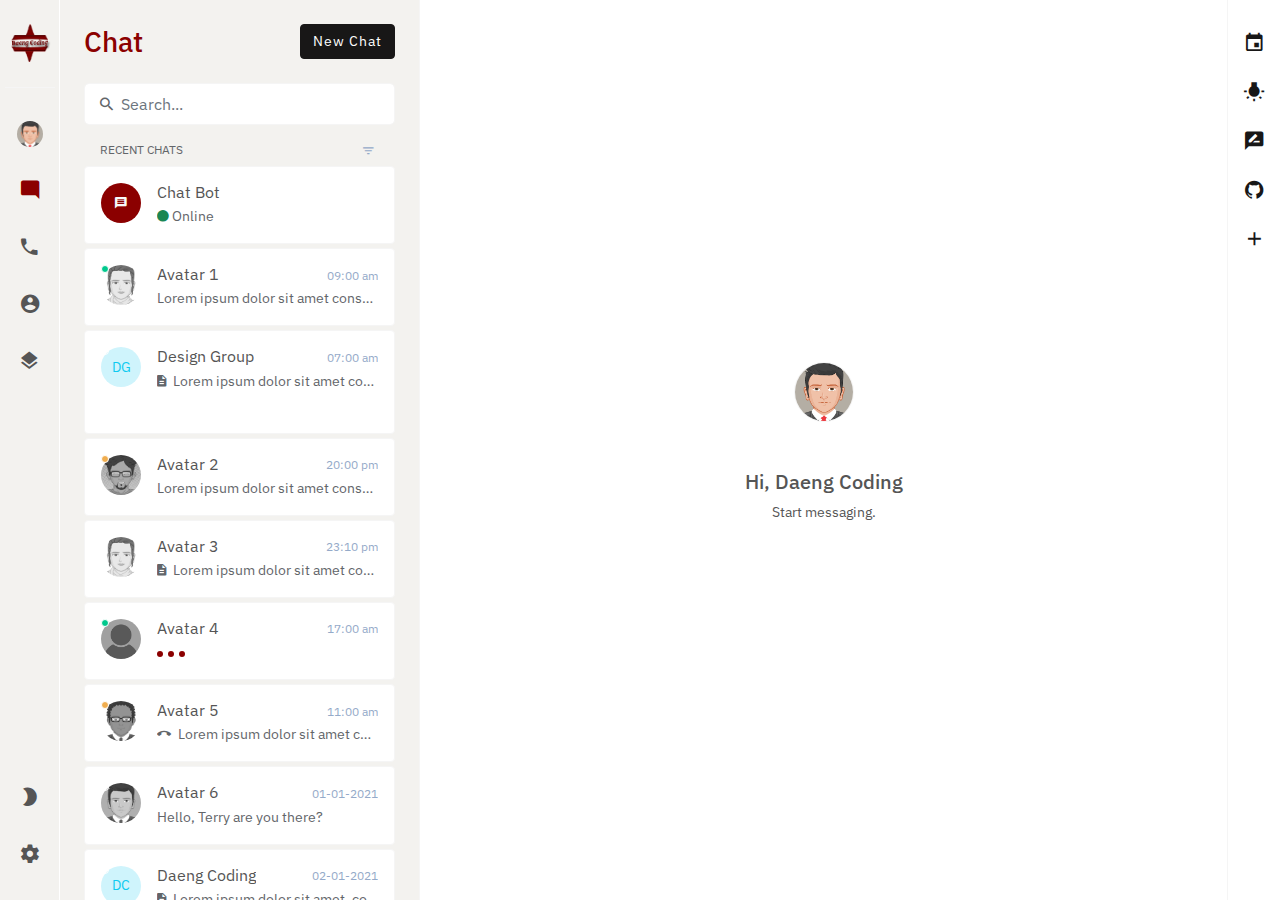
<file: index.html>
<!DOCTYPE html>
<html lang="en">
<meta charset="utf-8">
<meta http-equiv="X-UA-Compatible" content="IE=Edge">
<meta name="viewport" content="width=device-width, initial-scale=1, shrink-to-fit=no">
<meta name="description" content="Responsive Bootstrap 4 and web Application ui kit.">
<title>Home</title>
<link rel="stylesheet" href="assets/fonts/material-design-iconic-font.min.css">
<link rel="stylesheet" href="assets/vendor/bootstrap-datepicker.min.css">

<link rel="stylesheet" href="assets/css/style.min.css">
<body>
<div id="layout" class="theme-cyan">

<div class="navigation navbar justify-content-center py-xl-4 py-md-3 py-0 px-3">

<a href="index.html" class="brand">
	<img src="assets/img/logo2.png" alt="" style="width: 50px;">
 </a>

<div class="nav flex-md-column nav-pills flex-grow-1" role="tablist" aria-orientation="vertical">
<a class="mb-xl-3 mb-md-2 nav-link" data-toggle="pill" href="#nav-tab-user" role="tab">
<img src="assets/img/avatar5.png" class="avatar sm rounded-circle" alt="user avatar" />
</a>
<a class="mb-xl-3 mb-md-2 nav-link active" data-toggle="pill" href="#nav-tab-chat" role="tab"><i class="zmdi zmdi-comment-alt"></i></a>
<a class="mb-xl-3 mb-md-2 nav-link" data-toggle="pill" href="#nav-tab-phone" role="tab"><i class="zmdi zmdi-phone"></i></a>
<a class="mb-xl-3 mb-md-2 nav-link" data-toggle="pill" href="#nav-tab-contact" role="tab"><i class="zmdi zmdi-account-circle"></i></a>
<a class="mb-xl-3 mb-md-2 nav-link d-none d-sm-block flex-grow-1" data-toggle="pill" href="#nav-tab-pages" role="tab"><i class="zmdi zmdi-layers"></i></a>
<a class="mt-xl-3 mt-md-2 nav-link light-dark-toggle" href="javascript:void(0);">
<i class="zmdi zmdi-brightness-2"></i>
<input class="light-dark-btn" type="checkbox">
</a>
<a class="mt-xl-3 mt-md-2 nav-link d-none d-sm-block" href="pages/settings.html" role="tab"><i class="zmdi zmdi-settings"></i></a>
</div>

<button type="submit" class="btn sidebar-toggle-btn shadow-sm"><i class="zmdi zmdi-menu"></i></button>
</div>


<div class="sidebar border-end py-xl-4 py-3 px-xl-4 px-3">
<div class="tab-content">

<div class="tab-pane fade" id="nav-tab-user" role="tabpanel">

<div class="d-flex justify-content-between align-items-center mb-4">
<h3 class="mb-0 text-primary">Profile</h3>
<div>
<a href="pages/login.html" title="" class="btn btn-dark">Sign Out</a>
</div>
</div>

<div class="form-group input-group-lg search mb-3">
<i class="zmdi zmdi-search"></i>
<input type="text" class="form-control" placeholder="Search...">
</div>

<div class="card border-0 text-center pt-3 mb-4">
<div class="card-body">
<div class="card-user-avatar">
<img src="assets/img/avatar5.png" alt="avatar" style="width: 150px" />
<button type="button" class="btn btn-secondary btn-sm"><i class="zmdi zmdi-edit"></i></button>
</div>
<div class="card-user-detail mt-4">
<h5>Your Name</h5>
<span class="text-muted"><a href="">info@domain.com</a></span>
<p>+628xxxxxxx - Makassar (IDN)</p>
<div class="social">
<a class="icon p-2" href="#" data-toggle="tooltip" title="Facebook"><i class="zmdi zmdi-facebook-box"></i></a>
<a class="icon p-2" href="#" data-toggle="tooltip" title="Youtube"><i class="zmdi zmdi-youtube-play"></i></a>
<a class="icon p-2" href="#" data-toggle="tooltip" title="Twitter"><i class="zmdi zmdi-twitter"></i></a>
<a class="icon p-2" href="#" data-toggle="tooltip" title="Instagram"><i class="zmdi zmdi-instagram"></i></a>
</div>
</div>
</div>
</div>

<div class="card border-0">
<ul class="list-group custom list-group-flush">

<li class="list-group-item d-flex justify-content-between align-items-center">
<span>Color scheme</span>
<ul class="choose-skin list-unstyled mb-0">
<li data-theme="indigo" data-toggle="tooltip" title="Theme-Indigo"><div class="indigo"></div></li>
<li class="active" data-theme="cyan" data-toggle="tooltip" title="Theme-Darkred"><div class="cyan"></div></li>
<li data-theme="green" data-toggle="tooltip" title="Theme-Green"><div class="green"></div></li>
<li data-theme="blush" data-toggle="tooltip" title="Theme-Blush"><div class="blush"></div></li>
<li data-theme="dark" data-toggle="tooltip" title="Theme-Dark"><div class="dark"></div></li>
</ul>
</li>
<li class="list-group-item d-flex justify-content-between align-items-center">
<span>Facebook notifications</span>
<label class="c_checkbox">
<input type="checkbox" checked="">
<span class="checkmark"></span>
</label>
</li>
<li class="list-group-item d-flex justify-content-between align-items-center">
<span>Youtube notifications</span>
<label class="c_checkbox">
<input type="checkbox">
<span class="checkmark"></span>
</label>
</li>
<li class="list-group-item d-flex justify-content-between align-items-center">
<span>Twitter notifications</span>
<label class="c_checkbox">
<input type="checkbox">
<span class="checkmark"></span>
</label>
</li>
<li class="list-group-item d-flex justify-content-between align-items-center">
<span>Instagram notifications</span>
<label class="c_checkbox">
<input type="checkbox">
<span class="checkmark"></span>
</label>
</li>
</div>
</div>

<div class="tab-pane fade show active" id="nav-tab-chat" role="tabpanel">

<div class="d-flex justify-content-between align-items-center mb-4">
<h3 class="mb-0 text-primary">Chat</h3>
<div>
<button class="btn btn-dark" type="button">New Chat</button>
</div>
</div>

<div class="form-group input-group-lg search mb-3">
<i class="zmdi zmdi-search"></i>
<input type="text" class="form-control" placeholder="Search...">
</div>

<ul class="chat-list">
<li class="header d-flex justify-content-between ps-3 pe-3 mb-1">
<span>RECENT CHATS</span>
<div class="dropdown">
<a class="btn btn-link px-1 py-0 border-0 text-muted dropdown-toggle" href="#" role="button" data-toggle="dropdown" aria-haspopup="true" aria-expanded="false"><i class="zmdi zmdi-filter-list"></i></a>
<div class="dropdown-menu dropdown-menu-right">
<a class="dropdown-item" href="#">Action</a>
<a class="dropdown-item" href="#">Another action</a>
<a class="dropdown-item" href="#">Something else here</a>
</div>
</div>
</li>
<li>
<a href="pages/bot-chat.html" class="card">
<div class="card-body">
<div class="media">
<div class="avatar me-3">
<div class="avatar rounded-circle no-image bg-primary text-light">
<span><i class="zmdi zmdi-comment-text"></i></span>
</div>
</div>
<div class="media-body overflow-hidden">
<div class="d-flex align-items-center mb-1">
<h6 class="text-truncate mb-0 me-auto">Chat Bot</h6>
</div>
<div class="text-truncate">
<i class="zmdi zmdi-circle text-success"></i> Online
</div>
</div>
</div>
</div>
</a>
</li>
<li class="online">
<div class="hover_action">
<button type="button" class="btn btn-link text-info"><i class="zmdi zmdi-eye"></i></button>
<button type="button" class="btn btn-link text-warning"><i class="zmdi zmdi-star"></i></button>
<button type="button" class="btn btn-link text-danger"><i class="zmdi zmdi-delete"></i></button>
</div>
<a href="pages/single-chat.html" class="card">
<div class="card-body">
<div class="media">
<div class="avatar me-3">
<span class="status rounded-circle"></span>
<img class="avatar rounded-circle" src="assets/img/avatar2.png" alt="avatar">
</div>
<div class="media-body overflow-hidden">
<div class="d-flex align-items-center mb-1">
<h6 class="text-truncate mb-0 me-auto">Avatar 1</h6>
<p class="small text-muted text-nowrap ms-4 mb-0">09:00 am</p>
</div>
<div class="text-truncate">Lorem ipsum dolor sit amet consectetur adipisicing elit...</div>
</div>
</div>
</div>
</a>
</li>
<li>
<div class="hover_action">
<button type="button" class="btn btn-link text-info"><i class="zmdi zmdi-eye"></i></button>
<button type="button" class="btn btn-link text-warning"><i class="zmdi zmdi-star"></i></button>
<button type="button" class="btn btn-link text-danger"><i class="zmdi zmdi-delete"></i></button>
</div>
<a href="pages/group-chat.html" class="card">
<div class="card-body">
<div class="media">
<div class="avatar me-3">
<span class="status rounded-circle"></span>
<div class="avatar rounded-circle no-image cyan">
<span>DG</span>
</div>
</div>
<div class="media-body overflow-hidden">
<div class="d-flex align-items-center mb-1">
<h6 class="text-truncate mb-0 me-auto">Design Group</h6>
<p class="small text-muted text-nowrap ms-4 mb-0">07:00 am</p>
</div>
<div class="text-truncate">
<i class="zmdi zmdi-file-text me-1"></i> Lorem ipsum dolor sit amet consectetur, adipisicing....
<div class="avatar-list avatar-list-stacked mt-1">
<img class="avatar xs rounded" src="assets/img/avatar4.png" data-toggle="tooltip" data-placement="top" title="Jojo">
<img class="avatar xs rounded" src="assets/img/avatar3.png" data-toggle="tooltip" data-placement="top" title="Jeje">
<img class="avatar xs rounded" src="assets/img/avatar5.png" data-toggle="tooltip" data-placement="top" title="Jaja">
<img class="avatar xs rounded" src="assets/img/avatar1.jpg" data-toggle="tooltip" data-placement="top" title="Jiji">
</div>
</div>
</div>
</div>
</div>
</a>
</li>
<li class="away">
<div class="hover_action">
<button type="button" class="btn btn-link text-info"><i class="zmdi zmdi-eye"></i></button>
<button type="button" class="btn btn-link text-warning"><i class="zmdi zmdi-star"></i></button>
<button type="button" class="btn btn-link text-danger"><i class="zmdi zmdi-delete"></i></button>
</div>
<a href="#" class="card">
<div class="card-body">
<div class="media">
<div class="avatar me-3">
<span class="status rounded-circle"></span>
<img class="avatar rounded-circle" src="assets/img/avatar4.png" alt="avatar">
</div>
<div class="media-body overflow-hidden">
<div class="d-flex align-items-center mb-1">
<h6 class="text-truncate mb-0 me-auto">Avatar 2</h6>
<p class="small text-muted text-nowrap ms-4 mb-0">20:00 pm</p>
</div>
<div class="text-truncate">
Lorem ipsum dolor sit amet consectetur.
</div>
</div>
</div>
</div>
</a>
</li>
<li>
<div class="hover_action">
<button type="button" class="btn btn-link text-info"><i class="zmdi zmdi-eye"></i></button>
<button type="button" class="btn btn-link text-warning"><i class="zmdi zmdi-star"></i></button>
<button type="button" class="btn btn-link text-danger"><i class="zmdi zmdi-delete"></i></button>
</div>
<a href="#" class="card">
<div class="card-body">
<div class="media">
<div class="avatar me-3">
<span class="status rounded-circle"></span>
<img class="avatar rounded-circle" src="assets/img/avatar2.png" alt="avatar">
</div>
<div class="media-body overflow-hidden">
<div class="d-flex align-items-center mb-1">
<h6 class="text-truncate mb-0 me-auto">Avatar 3</h6>
<p class="small text-muted text-nowrap ms-4 mb-0">23:10 pm</p>
</div>
<div class="text-truncate"><i class="zmdi zmdi-file-text me-1"></i> Lorem ipsum dolor sit amet consectetur adipisicing elit. Fuga....</div>
</div>
</div>
</div>
</a>
</li>
<li class="online">
<div class="hover_action">
<button type="button" class="btn btn-link text-info"><i class="zmdi zmdi-eye"></i></button>
<button type="button" class="btn btn-link text-warning"><i class="zmdi zmdi-star"></i></button>
<button type="button" class="btn btn-link text-danger"><i class="zmdi zmdi-delete"></i></button>
</div>
<a href="#" class="card">
<div class="card-body">
<div class="media">
<div class="avatar me-3">
<span class="status rounded-circle"></span>
<img class="avatar rounded-circle" src="assets/img/avatar1.jpg" alt="avatar">
</div>
<div class="media-body overflow-hidden">
<div class="d-flex align-items-center mb-1">
<h6 class="text-truncate mb-0 me-auto">Avatar 4</h6>
<p class="small text-muted text-nowrap ms-4 mb-0">17:00 am</p>
</div>
<div class="text-truncate">
<div class="wave">
<span class="dot"></span>
<span class="dot"></span>
<span class="dot"></span>
</div>
</div>
</div>
</div>
</div>
</a>
</li>
<li class="away">
<div class="hover_action">
<button type="button" class="btn btn-link text-info"><i class="zmdi zmdi-eye"></i></button>
<button type="button" class="btn btn-link text-warning"><i class="zmdi zmdi-star"></i></button>
<button type="button" class="btn btn-link text-danger"><i class="zmdi zmdi-delete"></i></button>
</div>
<a href="#" class="card">
<div class="card-body">
<div class="media">
<div class="avatar me-3">
<span class="status rounded-circle"></span>
<img class="avatar rounded-circle" src="assets/img/avatar6.png" alt="avatar">
</div>
<div class="media-body overflow-hidden">
<div class="d-flex align-items-center mb-1">
<h6 class="text-truncate mb-0 me-auto">Avatar 5</h6>
<p class="small text-muted text-nowrap ms-4 mb-0">11:00 am</p>
</div>
<div class="text-truncate"><i class="zmdi zmdi-phone-end me-1"></i> Lorem ipsum dolor sit amet consectetur, adipisicing elit.</div>
</div>
</div>
</div>
</a>
</li>
<li>
<div class="hover_action">
<button type="button" class="btn btn-link text-info"><i class="zmdi zmdi-eye"></i></button>
<button type="button" class="btn btn-link text-warning"><i class="zmdi zmdi-star"></i></button>
<button type="button" class="btn btn-link text-danger"><i class="zmdi zmdi-delete"></i></button>
</div>
<a href="#" class="card">
<div class="card-body">
<div class="media">
<div class="avatar me-3">
<span class="status rounded-circle"></span>
<img class="avatar rounded-circle" src="assets/img/avatar5.png" alt="avatar">
</div>
<div class="media-body overflow-hidden">
<div class="d-flex align-items-center mb-1">
<h6 class="text-truncate mb-0 me-auto">Avatar 6</h6>
<p class="small text-muted text-nowrap ms-4 mb-0">01-01-2021</p>
</div>
<div class="text-truncate">Hello, Terry are you there?</div>
</div>
</div>
</div>
</a>
</li>
<li>
<div class="hover_action">
<button type="button" class="btn btn-link text-info"><i class="zmdi zmdi-eye"></i></button>
<button type="button" class="btn btn-link text-warning"><i class="zmdi zmdi-star"></i></button>
<button type="button" class="btn btn-link text-danger"><i class="zmdi zmdi-delete"></i></button>
</div>
<a href="#" class="card">
<div class="card-body">
<div class="media">
<div class="avatar me-3">
<span class="status rounded-circle"></span>
<div class="avatar rounded-circle no-image cyan">
<span>DC</span>
</div>
</div>
<div class="media-body overflow-hidden">
<div class="d-flex align-items-center mb-1">
<h6 class="text-truncate mb-0 me-auto">Daeng Coding</h6>
<p class="small text-muted text-nowrap ms-4 mb-0">02-01-2021</p>
</div>
<div class="text-truncate">
<i class="zmdi zmdi-file-text me-1"></i> Lorem ipsum dolor sit amet, consectetur...
</div>
</div>
</div>
</div>
</a>
</li>
<li>
<div class="hover_action">
<button type="button" class="btn btn-link text-info"><i class="zmdi zmdi-eye"></i></button>
<button type="button" class="btn btn-link text-warning"><i class="zmdi zmdi-star"></i></button>
<button type="button" class="btn btn-link text-danger"><i class="zmdi zmdi-delete"></i></button>
</div>
<a href="#" class="card">
<div class="card-body">
<div class="media">
<div class="avatar me-3">
<span class="status rounded-circle"></span>
<div class="avatar rounded-circle no-image green">
<span>JD</span>
</div>
</div>
<div class="media-body overflow-hidden">
<div class="d-flex align-items-center mb-1">
<h6 class="text-truncate mb-0 me-auto">John Doe</h6>
<p class="small text-muted text-nowrap ms-4 mb-0">21:00 pm</p>
</div>
<div class="text-truncate">
Lorem ipsum dolor sit amet consectetur....
<div class="avatar-list avatar-list-stacked mt-1">
<img class="avatar xs rounded" src="assets/img/avatar1.jpg" data-toggle="tooltip" data-placement="top" title="Jojo">
<img class="avatar xs rounded" src="assets/img/avatar2.png" data-toggle="tooltip" data-placement="top" title="Jeje">
</div>
</div>
</div>
</div>
</div>
</a>
</li>
<li>
<div class="hover_action">
<button type="button" class="btn btn-link text-info"><i class="zmdi zmdi-eye"></i></button>
<button type="button" class="btn btn-link text-warning"><i class="zmdi zmdi-star"></i></button>
<button type="button" class="btn btn-link text-danger"><i class="zmdi zmdi-delete"></i></button>
</div>
<a href="#" class="card">
<div class="card-body">
<div class="media">
<div class="avatar me-3">
<span class="status rounded-circle"></span>
<img class="avatar rounded-circle" src="assets/img/avatar3.png" alt="avatar">
</div>
<div class="media-body overflow-hidden">
<div class="d-flex align-items-center mb-1">
<h6 class="text-truncate mb-0 me-auto">Avatar 7</h6>
<p class="small text-muted text-nowrap ms-4 mb-0">03-01-2121</p>
</div>
<div class="text-truncate">Hello, Lorem ipsum dolor sit amet.</div>
</div>
</div>
</div>
</a>
</li>
<li>
<div class="hover_action">
<button type="button" class="btn btn-link text-info"><i class="zmdi zmdi-eye"></i></button>
<button type="button" class="btn btn-link text-warning"><i class="zmdi zmdi-star"></i></button>
<button type="button" class="btn btn-link text-danger"><i class="zmdi zmdi-delete"></i></button>
</div>
<a href="#" class="card">
<div class="card-body">
<div class="media">
<div class="avatar me-3">
<span class="status rounded-circle"></span>
<div class="avatar rounded-circle no-image red">
<span>YC</span>
</div>
</div>
<div class="media-body overflow-hidden">
<div class="d-flex align-items-center mb-1">
<h6 class="text-truncate mb-0 me-auto">Youtube Creator</h6>
<p class="small text-muted text-nowrap ms-4 mb-0">04-01-2021</p>
</div>
<div class="text-truncate">
<i class="zmdi zmdi-file-text me-1"></i> Lorem ipsum dolor sit amet consectetur...
</div>
</div>
</div>
</div>
</a>
</li>
</ul>
</div>

<div class="tab-pane fade" id="nav-tab-phone" role="tabpanel">

<div class="d-flex justify-content-between align-items-center mb-4">
<h3 class="mb-0 text-primary">Call</h3>
<div>
<button class="btn btn-dark" type="button">New Call</button>
</div>
</div>

<div class="form-group input-group-lg search mb-3">
<i class="zmdi zmdi-search"></i>
<input type="text" class="form-control" placeholder="Search...">
</div>

<ul class="chat-list">
<li class="header d-flex justify-content-between ps-3 pe-3 mb-1">
<span>RECENT CALL</span>
<div class="dropdown">
<a class="btn btn-link px-1 py-0 border-0 text-muted dropdown-toggle" href="#" role="button" data-toggle="dropdown" aria-haspopup="true" aria-expanded="false"></a>
<div class="dropdown-menu dropdown-menu-right">
<a class="dropdown-item" href="#">Action</a>
<a class="dropdown-item" href="#">Another action</a>
 <a class="dropdown-item" href="#">Something else here</a>
</div>
</div>
</li>
<li>
<div class="hover_action">
<button type="button" class="btn btn-link text-info"><i class="zmdi zmdi-eye"></i></button>
<button type="button" class="btn btn-link text-warning"><i class="zmdi zmdi-star"></i></button>
<button type="button" class="btn btn-link text-danger"><i class="zmdi zmdi-delete"></i></button>
</div>
<a href="#" class="card">
<div class="card-body">
<div class="media">
<div class="avatar me-3">
<img class="avatar rounded-circle" src="assets/img/avatar1.jpg" alt="avatar">
</div>
<div class="media-body overflow-hidden">
<div class="d-flex align-items-center mb-1">
<h6 class="text-truncate mb-0 me-auto">Avatar 1</h6>
</div>
<div class="text-truncate">
<i class="zmdi zmdi-phone-missed me-1"></i> Yesterday at 07:00 AM
</div>
</div>
</div>
</div>
</a>
</li>
<li>
<div class="hover_action">
<button type="button" class="btn btn-link text-info"><i class="zmdi zmdi-eye"></i></button>
<button type="button" class="btn btn-link text-warning"><i class="zmdi zmdi-star"></i></button>
<button type="button" class="btn btn-link text-danger"><i class="zmdi zmdi-delete"></i></button>
</div>
<a href="#" class="card">
<div class="card-body">
<div class="media">
<div class="avatar me-3">
<img class="avatar rounded-circle" src="assets/img/avatar2.png" alt="avatar">
</div>
<div class="media-body overflow-hidden">
<div class="d-flex align-items-center mb-1">
<h6 class="text-truncate mb-0 me-auto">Avatar 2</h6>
</div>
<div class="text-truncate">
<i class="zmdi zmdi-phone-missed me-1"></i> Yesterday at 09:00 AM
</div>
</div>
</div>
</div>
</a>
</li>
<li>
<div class="hover_action">
<button type="button" class="btn btn-link text-info"><i class="zmdi zmdi-eye"></i></button>
<button type="button" class="btn btn-link text-warning"><i class="zmdi zmdi-star"></i></button>
<button type="button" class="btn btn-link text-danger"><i class="zmdi zmdi-delete"></i></button>
</div>
<a href="#" class="card">
<div class="card-body">
 <div class="media">
<div class="avatar me-3">
<img class="avatar rounded-circle" src="assets/img/avatar3.png" alt="avatar">
</div>
<div class="media-body overflow-hidden">
<div class="d-flex align-items-center mb-1">
<h6 class="text-truncate mb-0 me-auto">Avatar 3</h6>
</div>
<div class="text-truncate">
<i class="zmdi zmdi-phone-missed me-1"></i> Yesterday at 11:21 AM
</div>
</div>
</div>
</div>
</a>
</li>
<li>
<div class="hover_action">
<button type="button" class="btn btn-link text-info"><i class="zmdi zmdi-eye"></i></button>
<button type="button" class="btn btn-link text-warning"><i class="zmdi zmdi-star"></i></button>
<button type="button" class="btn btn-link text-danger"><i class="zmdi zmdi-delete"></i></button>
</div>
<a href="#" class="card">
<div class="card-body">
<div class="media">
<div class="avatar me-3">
<img class="avatar rounded-circle" src="assets/img/avatar4.png" alt="avatar">
</div>
<div class="media-body overflow-hidden">
<div class="d-flex align-items-center mb-1">
<h6 class="text-truncate mb-0 me-auto">Avatar 4</h6>
</div>
<div class="text-truncate">
<i class="zmdi zmdi-phone-forwarded me-1"></i> Yesterday at 21:00 PM
</div>
</div>
</div>
</div>
</a>
</li>
<li>
<div class="hover_action">
<button type="button" class="btn btn-link text-info"><i class="zmdi zmdi-eye"></i></button>
<button type="button" class="btn btn-link text-warning"><i class="zmdi zmdi-star"></i></button>
<button type="button" class="btn btn-link text-danger"><i class="zmdi zmdi-delete"></i></button>
</div>
<a href="#" class="card">
<div class="card-body">
<div class="media">
<div class="avatar me-3">
<img class="avatar rounded-circle" src="assets/img/avatar5.png" alt="avatar">
</div>
<div class="media-body overflow-hidden">
<div class="d-flex align-items-center mb-1">
<h6 class="text-truncate mb-0 me-auto">Avatar 5</h6>
</div>
<div class="text-truncate">
<i class="zmdi zmdi-phone-missed me-1"></i> Yesterday at 00:08 AM
</div>
</div>
</div>
 </div>
</a>
</li>
<li>
<div class="hover_action">
<button type="button" class="btn btn-link text-info"><i class="zmdi zmdi-eye"></i></button>
<button type="button" class="btn btn-link text-warning"><i class="zmdi zmdi-star"></i></button>
<button type="button" class="btn btn-link text-danger"><i class="zmdi zmdi-delete"></i></button>
</div>
<a href="#" class="card">
<div class="card-body">
<div class="media">
<div class="avatar me-3">
<img class="avatar rounded-circle" src="assets/img/avatar6.png" alt="avatar">
</div>
<div class="media-body overflow-hidden">
<div class="d-flex align-items-center mb-1">
<h6 class="text-truncate mb-0 me-auto">Avatar 6</h6>
</div>
<div class="text-truncate">
<i class="zmdi zmdi-phone-forwarded me-1"></i> Yesterday at 16:00 AM
</div>
</div>
</div>
</div>
</a>
</li>
</ul>
</div>

<div class="tab-pane fade" id="nav-tab-contact" role="tabpanel">

<div class="d-flex justify-content-between align-items-center mb-4">
<h3 class="mb-0 text-primary">Contact</h3>
<div>
<button class="btn btn-dark" type="button" data-toggle="modal" data-target="#InviteFriends">Invite Friends</button>
</div>
</div>

<div class="form-group input-group-lg search mb-3">
<i class="zmdi zmdi-search"></i>
<input type="text" class="form-control" placeholder="Search...">
</div>

<ul class="chat-list">
<li class="header d-flex justify-content-between ps-3 pe-3 mb-1">
<span>A</span>
<div class="dropdown">
<a class="btn btn-link px-1 py-0 border-0 text-muted dropdown-toggle" href="#" role="button" data-toggle="dropdown" aria-haspopup="true" aria-expanded="false"></a>
<div class="dropdown-menu dropdown-menu-right">
<a class="dropdown-item" href="#">Action</a>
<a class="dropdown-item" href="#">Another action</a>
<a class="dropdown-item" href="#">Something else here</a>
</div>
</div>
</li>
<li>
<div class="hover_action">
<button type="button" class="btn btn-link text-info"><i class="zmdi zmdi-eye"></i></button>
<button type="button" class="btn btn-link text-warning"><i class="zmdi zmdi-star"></i></button>
<button type="button" class="btn btn-link text-danger"><i class="zmdi zmdi-delete"></i></button>
</div>
<a href="#" class="card">
<div class="card-body">
<div class="media">
 <div class="avatar me-3">
<img class="avatar rounded-circle" src="assets/img/avatar1.jpg" alt="avatar">
</div>
<div class="media-body overflow-hidden">
<div class="d-flex align-items-center mb-1">
<h6 class="text-truncate mb-0 me-auto">Avatar 1</h6>
</div>
<div class="text-truncate">
last seen 1 day ago
</div>
</div>
</div>
</div>
</a>
</li>
<li>
<div class="hover_action">
<button type="button" class="btn btn-link text-info"><i class="zmdi zmdi-eye"></i></button>
<button type="button" class="btn btn-link text-warning"><i class="zmdi zmdi-star"></i></button>
<button type="button" class="btn btn-link text-danger"><i class="zmdi zmdi-delete"></i></button>
</div>
<a href="#" class="card">
<div class="card-body">
<div class="media">
<div class="avatar me-3">
<img class="avatar rounded-circle" src="assets/img/avatar2.png" alt="avatar">
</div>
<div class="media-body overflow-hidden">
<div class="d-flex align-items-center mb-1">
<h6 class="text-truncate mb-0 me-auto">Avatar 2</h6>
</div>
<div class="text-truncate">
last seen 2 day ago
</div>
</div>
</div>
</div>
</a>
</li>
<li class="header d-flex justify-content-between ps-3 pe-3 mb-1">
<span>C</span>
</li>
<li>
<div class="hover_action">
<button type="button" class="btn btn-link text-info"><i class="zmdi zmdi-eye"></i></button>
<button type="button" class="btn btn-link text-warning"><i class="zmdi zmdi-star"></i></button>
<button type="button" class="btn btn-link text-danger"><i class="zmdi zmdi-delete"></i></button>
</div>
<a href="#" class="card">
<div class="card-body">
<div class="media">
<div class="avatar me-3">
<img class="avatar rounded-circle" src="assets/img/avatar3.png" alt="avatar">
</div>
<div class="media-body overflow-hidden">
<div class="d-flex align-items-center mb-1">
<h6 class="text-truncate mb-0 me-auto">Avatar 3</h6>
</div>
<div class="text-truncate">
last seen 3 day ago
</div>
</div>
</div>
</div>
 </a>
</li>
<li>
<div class="hover_action">
<button type="button" class="btn btn-link text-info"><i class="zmdi zmdi-eye"></i></button>
<button type="button" class="btn btn-link text-warning"><i class="zmdi zmdi-star"></i></button>
<button type="button" class="btn btn-link text-danger"><i class="zmdi zmdi-delete"></i></button>
</div>
<a href="#" class="card">
<div class="card-body">
<div class="media">
<div class="avatar me-3">
<img class="avatar rounded-circle" src="assets/img/avatar4.png" alt="avatar">
</div>
<div class="media-body overflow-hidden">
<div class="d-flex align-items-center mb-1">
<h6 class="text-truncate mb-0 me-auto">Avatar 4</h6>
</div>
<div class="text-truncate">
last seen 1 day ago
</div>
</div>
</div>
</div>
</a>
</li>
<li>
<div class="hover_action">
<button type="button" class="btn btn-link text-info"><i class="zmdi zmdi-eye"></i></button>
<button type="button" class="btn btn-link text-warning"><i class="zmdi zmdi-star"></i></button>
<button type="button" class="btn btn-link text-danger"><i class="zmdi zmdi-delete"></i></button>
</div>
<a href="#" class="card">
<div class="card-body">
<div class="media">
<div class="avatar me-3">
<img class="avatar rounded-circle" src="assets/img/avatar5.png" alt="avatar">
</div>
<div class="media-body overflow-hidden">
<div class="d-flex align-items-center mb-1">
<h6 class="text-truncate mb-0 me-auto">Avatar 5</h6>
</div>
<div class="text-truncate">
last seen 1 day ago
</div>
</div>
</div>
</div>
</a>
</li>
<li class="header d-flex justify-content-between ps-3 pe-3 mb-1">
<span>D</span>
</li>
<li>
<div class="hover_action">
<button type="button" class="btn btn-link text-info"><i class="zmdi zmdi-eye"></i></button>
<button type="button" class="btn btn-link text-warning"><i class="zmdi zmdi-star"></i></button>
<button type="button" class="btn btn-link text-danger"><i class="zmdi zmdi-delete"></i></button>
</div>
<a href="#" class="card">
<div class="card-body">
<div class="media">
<div class="avatar me-3">
<img class="avatar rounded-circle" src="assets/img/avatar6.png" alt="avatar">
</div>
<div class="media-body overflow-hidden">
<div class="d-flex align-items-center mb-1">
<h6 class="text-truncate mb-0 me-auto">Avatar 6</h6>
</div>
<div class="text-truncate">
last seen 1 day ago
</div>
</div>
</div>
</div>
</a>
</li>
<li class="header d-flex justify-content-between ps-3 pe-3 mb-1">
<span>M</span>
</li>
<li>
<div class="hover_action">
<button type="button" class="btn btn-link text-info"><i class="zmdi zmdi-eye"></i></button>
<button type="button" class="btn btn-link text-warning"><i class="zmdi zmdi-star"></i></button>
<button type="button" class="btn btn-link text-danger"><i class="zmdi zmdi-delete"></i></button>
</div>
<a href="#" class="card">
<div class="card-body">
<div class="media">
<div class="avatar me-3">
<img class="avatar rounded-circle" src="assets/img/avatar1.jpg" alt="avatar">
</div>
<div class="media-body overflow-hidden">
<div class="d-flex align-items-center mb-1">
<h6 class="text-truncate mb-0 me-auto">Avatar 7</h6>
</div>
<div class="text-truncate">
last seen 1 day ago
</div>
</div>
</div>
</div>
</a>
</li>
<li>
<div class="hover_action">
<button type="button" class="btn btn-link text-info"><i class="zmdi zmdi-eye"></i></button>
<button type="button" class="btn btn-link text-warning"><i class="zmdi zmdi-star"></i></button>
<button type="button" class="btn btn-link text-danger"><i class="zmdi zmdi-delete"></i></button>
</div>
<a href="#" class="card">
<div class="card-body">
<div class="media">
<div class="avatar me-3">
<img class="avatar rounded-circle" src="assets/img/avatar2.png" alt="avatar">
</div>
<div class="media-body overflow-hidden">
<div class="d-flex align-items-center mb-1">
<h6 class="text-truncate mb-0 me-auto">Avatar 8</h6>
</div>
<div class="text-truncate">
last seen 1 day ago
</div>
</div>
</div>
</div>
</a>
</li>
<li class="header d-flex justify-content-between ps-3 pe-3 mb-1">
<span>T</span>
</li>
<li>
<div class="hover_action">
<button type="button" class="btn btn-link text-info"><i class="zmdi zmdi-eye"></i></button>
<button type="button" class="btn btn-link text-warning"><i class="zmdi zmdi-star"></i></button>
<button type="button" class="btn btn-link text-danger"><i class="zmdi zmdi-delete"></i></button>
</div>
<a href="#" class="card">
<div class="card-body">
<div class="media">
<div class="avatar me-3">
<img class="avatar rounded-circle" src="assets/img/avatar3.png" alt="avatar">
</div>
<div class="media-body overflow-hidden">
<div class="d-flex align-items-center mb-1">
<h6 class="text-truncate mb-0 me-auto">Avatar 9</h6>
</div>
<div class="text-truncate">
last seen 1 day ago
</div>
</div>
</div>
</div>
</a>
</li>
</ul>
</div>

<div class="tab-pane fade" id="nav-tab-pages" role="tabpanel">

<div class="d-flex justify-content-between align-items-center mb-4">
<h3 class="mb-0 text-primary">Pages</h3>
</div>

<div class="card border-0">
<ul class="list-group list-group-flush">
<li class="list-group-item border-0 mt-3">
<a class="link" href="pages/login.html"><i class="zmdi zmdi-label-alt me-2"></i> Login</a>
</li>
<li class="list-group-item border-0">
<a class="link" href="pages/register.html"><i class="zmdi zmdi-label-alt me-2"></i> Registration</a>
</li>
<li class="list-group-item border-0">
<a class="link" href="pages/password-reset.html"><i class="zmdi zmdi-label-alt me-2"></i> Reset Password</a>
</li>
<li class="list-group-item border-0">
<a class="link" href="pages/settings.html"><i class="zmdi zmdi-label-alt me-2"></i> Settings</a>
</li>
<li class="list-group-item border-0">
<a class="link" href="pages/single-chat.html"><i class="zmdi zmdi-label-alt me-2"></i> Single Chat Room</a>
</li>
<li class="list-group-item border-0">
<a class="link" href="pages/group-chat.html"><i class="zmdi zmdi-label-alt me-2"></i> Group Chat Room</a>
</li>
<li class="list-group-item border-0">
<a class="link" href="pages/audio-call.html"><i class="zmdi zmdi-label-alt me-2"></i> Audio Call Room</a>
</li>
<li class="list-group-item border-0">
<a class="link" href="pages/video-call.html"><i class="zmdi zmdi-label-alt me-2"></i> Video Call Room</a>
</li>
 </ul>
</div>
</div>
</div>
</div>


<div class="rightbar d-none d-md-block">


<div class="nav flex-column nav-pills border-start py-xl-4 py-3 h-100">
<a class="nav-link mb-2 text-center rightbar-link" data-toggle="pill" href="#tab-calendar"><i class="zmdi zmdi-calendar"></i></a>
<a class="nav-link mb-2 text-center rightbar-link" data-toggle="pill" href="#tab-note"><i class="zmdi zmdi-lamp"></i></a>
<a class="nav-link mb-2 text-center rightbar-link" data-toggle="pill" href="#tab-task"><i class="zmdi zmdi-comment-edit"></i></a>
<a class="nav-link mb-2 text-center rightbar-link" data-toggle="pill" href="#tab-github"><i class="zmdi zmdi-github"></i></a>
<a class="nav-link mb-2 text-center" href="#"><i class="zmdi zmdi-plus"></i></a>
</div>
<div class="tab-content py-xl-4 py-3 px-xl-4 px-3">

<div class="tab-pane fade" id="tab-calendar" role="tabpanel">
<div class="header border-bottom pb-4 d-flex justify-content-between">
<div>
<h6 class="mb-0 font-weight-bold">Calendar</h6>
</div>
<div>
<button class="btn btn-link close-sidebar text-muted" type="button"><i class="zmdi zmdi-close"></i></button>
</div>
</div>
<div class="body mt-4">
<div id="mini-calendar"></div>
</div>
</div>

<div class="tab-pane fade" id="tab-note" role="tabpanel">
<div class="header border-bottom pb-4 d-flex justify-content-between">
<div>
<h6 class="mb-0 font-weight-bold">My Notes</h6>
</div>
<div>
<button class="btn btn-link close-sidebar text-muted" type="button"><i class="zmdi zmdi-close"></i></button>
</div>
</div>
<div class="body mt-4">
<div class="add-note">
<form>
<div class="input-group mb-2">
<textarea rows="3" class="form-control" placeholder="Enter a note here.."></textarea>
</div>
<button type="submit" class="btn btn-primary addnote">Add</button>
</form>
<ul class="list-unstyled mt-4">
<li class="card border-0 mb-2">
<span>Lorem ipsum dolor sit amet consectetur adipisicing elit. Ullam non assumenda voluptate.</span>
<button class="btn btn-sm btn-link"><i class="zmdi zmdi-delete text-danger"></i></button>
</li>
<li class="card border-0 mb-2">
<span>Lorem ipsum dolor sit amet consectetur, adipisicing elit.</span>
<button class="btn btn-sm btn-link"><i class="zmdi zmdi-delete text-danger"></i></button>
</li>
</ul>
</div>
</div>
</div>

<div class="tab-pane fade" id="tab-task" role="tabpanel">
<div class="header border-bottom pb-4 d-flex justify-content-between">
<div>
<h6 class="mb-0 font-weight-bold">My Task List</h6>
</div>
<div>
<button class="btn btn-link close-sidebar text-muted" type="button"><i class="zmdi zmdi-close"></i></button>
</div>
</div>
<div class="body mt-4">
<div class="todo-list">
<ul class="list-unstyled todo-list-items">
<li>
<label class="c_checkbox">
<input type="checkbox">
<span class="checkmark"></span>
<span class="ms-2">Lorem ipsum dolor sit amet.</span>
</label>
<button class="btn btn-sm btn-link" type="submit"><i class="zmdi zmdi-delete"></i></button>
</li>
<li>
<label class="c_checkbox">
<input type="checkbox">
<span class="checkmark"></span>
<span class="ms-2">Lorem, ipsum dolor sit amet consectetur.</span>
</label>
<button class="btn btn-sm btn-link" type="submit"><i class="zmdi zmdi-delete"></i></button>
</li>
<li>
<label class="c_checkbox">
<input type="checkbox">
<span class="checkmark"></span>
<span class="ms-2">Lorem ipsum dolor, sit.</span>
</label>
<button class="btn btn-sm btn-link" type="submit"><i class="zmdi zmdi-delete"></i></button>
</li>
<li>
<label class="c_checkbox">
<input type="checkbox">
<span class="checkmark"></span>
<span class="ms-2">Lorem ipsum, dolor sit amet consectetur adipisicing elit.</span>
</label>
<button class="btn btn-sm btn-link" type="submit"><i class="zmdi zmdi-delete"></i></button>
</li>
</ul>
<form class="add-items">
<div class="input-group mb-2">
<textarea rows="3" class="form-control" placeholder="What do you need to do today?"></textarea>
</div>
<button class="add btn btn-primary" type="submit">Add to List</button>
</form>
</div>
</div>
</div>

<div class="tab-pane fade" id="tab-github" role="tabpanel">
<div class="header border-bottom pb-4 d-flex justify-content-between">
<div>
<h6 class="mb-0 font-weight-bold">My Github Activity</h6>
<span class="text-muted">daengcoding</span>
</div>
<div>
<button class="btn btn-link close-sidebar text-muted" type="button"><i class="zmdi zmdi-close"></i></button>
</div>
</div>
<div class="body mt-4">
<div class="card mb-4">
<div class="card-body">
<div class="row align-items-center">
<div class="col">
<div class="d-flex align-items-center">
<img src="assets/img/avatar5.png" data-toggle="tooltip" title="" alt="Avatar" class="rounded-circle avatar" data-original-title="Avatar Name">
<div class="ms-3">
<a href="#" title="">Avatar 1</a>
<p class="mb-0"><a href="#">info@domain.com</a></p>
</div>
</div>
</div>

<div class="col-auto">
<div class="dropdown">
<a href="#" class="btn btn-link btn-sm dropdown-toggle" role="button" data-toggle="dropdown" aria-haspopup="true" data-expanded="false">
<i class="zmdi zmdi-more-vert zmdi-hc-lg"></i>
</a>
<div class="dropdown-menu dropdown-menu-right">
<a href="#!" class="dropdown-item">Action</a>
<a href="#!" class="dropdown-item">Another action</a>
<a href="#!" class="dropdown-item">Something else here</a>
</div>
</div>
</div>
</div>
<div class="form-group mt-3 mb-3">
<textarea rows="3" class="form-control no-resize" placeholder="Please type what you want..."></textarea>
</div>
<div class="align-right">
<button class="btn btn-primary">Push</button>
<button class="btn btn-link"><i class="zmdi zmdi-attachment text-muted"></i></button>
<button class="btn btn-link"><i class="zmdi zmdi-camera text-muted"></i></button>
<button class="btn btn-link"><i class="zmdi zmdi-mood text-muted"></i></button>
</div>
</div>
</div>
<ol class="activity-feed p-0 ms-3 mb-0 pt-5">
<li class="feed-item d-flex mb-3 pl-lg-4 ps-3" data-content="" data-time="1 day ago" data-color="yellow">
<div class="card mb-3">
<div class="card-body">
<input type="checkbox" id="expand_1" name="expand_1">
<label for="expand_1" class="mb-0">
<b>Request</b> Lorem ipsum dolor sit.
</label>
<div class="feed-content">
<p><b>comments</b> Lorem Ipsum is simply dummy text of the printing and typesetting industry.</p>
</div>
</div>
</div>
</li>
<li class="feed-item d-flex mb-3 pl-lg-4 ps-3" data-content="" data-time="2 day ago" data-color="green">
<div class="card mb-3">
<div class="card-body">
<input type="checkbox" id="expand_2" name="expand_2">
<label for="expand_2" class="mb-0">
<b>Update</b> Lorem ipsum dolor sit.
</label>
<div class="feed-content">
<p><b>comments</b> Lorem Ipsum is simply dummy text of the printing and typesetting industry.</p>
</div>
</div>
</div>
</li>
<li class="feed-item d-flex mb-3 pl-lg-4 ps-3" data-content="" data-time="January 2021" data-color="green">
<div class="card mb-3">
<div class="card-body">
<input type="checkbox" id="expand_3" name="expand_3">
<label for="expand_3" class="mb-0">
99 contributions in private repositories
</label>
<div class="feed-content">
<span><a href="#">daengcoding/chat-app-template</a> 11 commits</span>
</div>
</div>
</div>
</li>
<li class="feed-item d-flex mb-3 pl-lg-4 ps-3" data-content="" data-time="January 2021" data-color="dark">
<div class="card mb-3">
<div class="card-body">
<input type="checkbox" id="expand_4" name="expand_4">
<label for="expand_4" class="mb-0">
<b>DC</b> Lorem ipsum dolor sit.
</label>
<div class="feed-content">

</div>
</div>
</div>
</li>
</ol>
</div>
</div>
</div>
</div>


<div class="main px-xl-5 px-lg-4 px-3">

<div class="chat-body">

<div class="chat d-flex justify-content-center align-items-center h-100 text-center py-xl-4 py-md-3 py-2">
<div class="container-xxl">
<div class="avatar lg avatar-bg me-auto ms-auto mb-5">
<img class="avatar lg rounded-circle border" src="assets/img/avatar5.png" alt="" />
<span class="a-bg-1"></span>
<span class="a-bg-2"></span>
</div>
<h5 class="font-weight-bold">Hi, Daeng Coding</h5>
<p>Start messaging.</p>
</div>
</div>

</div>

</div>


<div class="modal fade" id="InviteFriends" tabindex="-1" aria-hidden="true">
<div class="modal-dialog">
<div class="modal-content">
<div class="modal-header">
<h5 class="modal-title">Invite New Friends</h5>
<button type="button" class="close" data-dismiss="modal" aria-label="Close">
<span aria-hidden="true">&times;</span>
</button>
</div>
<div class="modal-body">
<form>
<div class="form-group">
<label>Email address</label>
<input type="email" class="form-control">
<small id="emailHelp" class="form-text text-muted">Lorem, ipsum, dolor sit amet consectetur adipisicing.</small>
</div>
</form>
<div class="mt-5">
<button type="button" class="btn btn-primary">Send Invite</button>
<button type="button" class="btn btn-link" data-dismiss="modal">Close</button>
</div>
</div>
</div>
</div>
</div>

</div>
<script src="assets/vendor/jquery/jquery-3.5.1.min.js"></script>
<script src="assets/vendor/bootstrap.bundle.min.js"></script>

<script src="assets/vendor/bootstrap-datepicker.min.js"></script>

<script src="assets/js/template.js"></script></body>
</html>
</file>
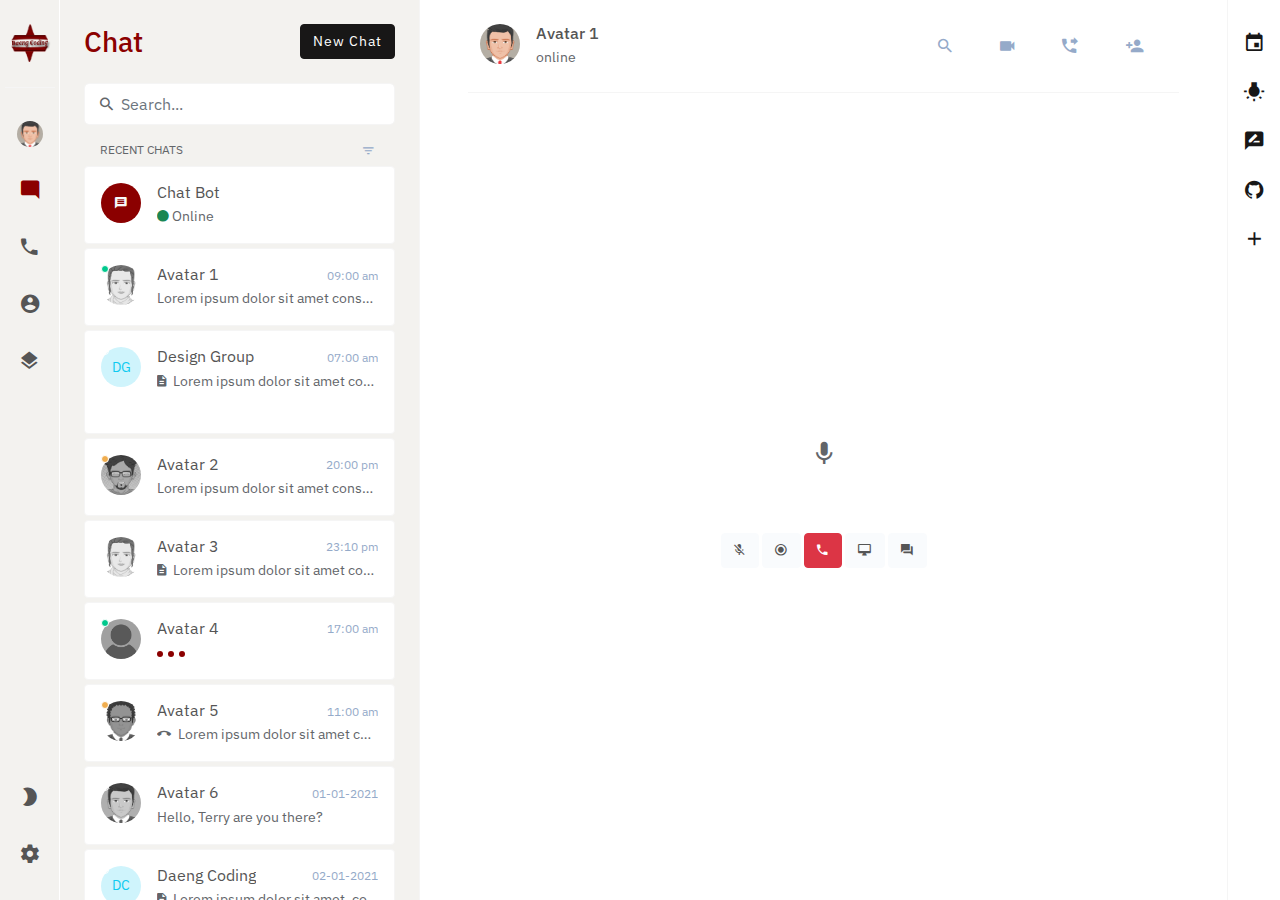
<file: pages/audio-call.html>
<!DOCTYPE html>
<html lang="en">
<meta charset="utf-8">
<meta http-equiv="X-UA-Compatible" content="IE=Edge">
<meta name="viewport" content="width=device-width, initial-scale=1, shrink-to-fit=no">
<meta name="description" content="Responsive Bootstrap 4 and web Application ui kit.">
<title>Audio Call</title>
<link rel="stylesheet" href="../assets/fonts/material-design-iconic-font.min.css">
<link rel="stylesheet" href="../assets/vendor/bootstrap-datepicker.min.css">

<link rel="stylesheet" href="../assets/css/style.min.css">
<body>
<div id="layout" class="theme-cyan">

<div class="navigation navbar justify-content-center py-xl-4 py-md-3 py-0 px-3">

<a href="../index.html" class="brand">
	<img src="../assets/img/logo2.png" alt="" style="width: 50px;">
 </a>

<div class="nav flex-md-column nav-pills flex-grow-1" role="tablist" aria-orientation="vertical">
<a class="mb-xl-3 mb-md-2 nav-link" data-toggle="pill" href="#nav-tab-user" role="tab">
<img src="../assets/img/avatar5.png" class="avatar sm rounded-circle" alt="user avatar" />
</a>
<a class="mb-xl-3 mb-md-2 nav-link active" data-toggle="pill" href="#nav-tab-chat" role="tab"><i class="zmdi zmdi-comment-alt"></i></a>
<a class="mb-xl-3 mb-md-2 nav-link" data-toggle="pill" href="#nav-tab-phone" role="tab"><i class="zmdi zmdi-phone"></i></a>
<a class="mb-xl-3 mb-md-2 nav-link" data-toggle="pill" href="#nav-tab-contact" role="tab"><i class="zmdi zmdi-account-circle"></i></a>
<a class="mb-xl-3 mb-md-2 nav-link d-none d-sm-block flex-grow-1" data-toggle="pill" href="#nav-tab-pages" role="tab"><i class="zmdi zmdi-layers"></i></a>
<a class="mt-xl-3 mt-md-2 nav-link light-dark-toggle" href="javascript:void(0);">
<i class="zmdi zmdi-brightness-2"></i>
<input class="light-dark-btn" type="checkbox">
</a>
<a class="mt-xl-3 mt-md-2 nav-link d-none d-sm-block" href="../pages/settings.html" role="tab"><i class="zmdi zmdi-settings"></i></a>
</div>

<button type="submit" class="btn sidebar-toggle-btn shadow-sm"><i class="zmdi zmdi-menu"></i></button>
</div>


<div class="sidebar border-end py-xl-4 py-3 px-xl-4 px-3">
<div class="tab-content">

<div class="tab-pane fade" id="nav-tab-user" role="tabpanel">

<div class="d-flex justify-content-between align-items-center mb-4">
<h3 class="mb-0 text-primary">Profile</h3>
<div>
<a href="../pages/login.html" title="" class="btn btn-dark">Sign Out</a>
</div>
</div>

<div class="form-group input-group-lg search mb-3">
<i class="zmdi zmdi-search"></i>
<input type="text" class="form-control" placeholder="Search...">
</div>

<div class="card border-0 text-center pt-3 mb-4">
<div class="card-body">
<div class="card-user-avatar">
<img src="../assets/img/avatar5.png" alt="avatar" style="width: 150px" />
<button type="button" class="btn btn-secondary btn-sm"><i class="zmdi zmdi-edit"></i></button>
</div>
<div class="card-user-detail mt-4">
<h5>Your Name</h5>
<span class="text-muted"><a href="">info@domain.com</a></span>
<p>+628xxxxxxx - Makassar (IDN)</p>
<div class="social">
<a class="icon p-2" href="#" data-toggle="tooltip" title="Facebook"><i class="zmdi zmdi-facebook-box"></i></a>
<a class="icon p-2" href="#" data-toggle="tooltip" title="Youtube"><i class="zmdi zmdi-youtube-play"></i></a>
<a class="icon p-2" href="#" data-toggle="tooltip" title="Twitter"><i class="zmdi zmdi-twitter"></i></a>
<a class="icon p-2" href="#" data-toggle="tooltip" title="Instagram"><i class="zmdi zmdi-instagram"></i></a>
</div>
</div>
</div>
</div>

<div class="card border-0">
<ul class="list-group custom list-group-flush">

<li class="list-group-item d-flex justify-content-between align-items-center">
<span>Color scheme</span>
<ul class="choose-skin list-unstyled mb-0">
<li data-theme="indigo" data-toggle="tooltip" title="Theme-Indigo"><div class="indigo"></div></li>
<li class="active" data-theme="cyan" data-toggle="tooltip" title="Theme-Darkred"><div class="cyan"></div></li>
<li data-theme="green" data-toggle="tooltip" title="Theme-Green"><div class="green"></div></li>
<li data-theme="blush" data-toggle="tooltip" title="Theme-Blush"><div class="blush"></div></li>
<li data-theme="dark" data-toggle="tooltip" title="Theme-Dark"><div class="dark"></div></li>
</ul>
</li>
<li class="list-group-item d-flex justify-content-between align-items-center">
<span>Facebook notifications</span>
<label class="c_checkbox">
<input type="checkbox" checked="">
<span class="checkmark"></span>
</label>
</li>
<li class="list-group-item d-flex justify-content-between align-items-center">
<span>Youtube notifications</span>
<label class="c_checkbox">
<input type="checkbox">
<span class="checkmark"></span>
</label>
</li>
<li class="list-group-item d-flex justify-content-between align-items-center">
<span>Twitter notifications</span>
<label class="c_checkbox">
<input type="checkbox">
<span class="checkmark"></span>
</label>
</li>
<li class="list-group-item d-flex justify-content-between align-items-center">
<span>Instagram notifications</span>
<label class="c_checkbox">
<input type="checkbox">
<span class="checkmark"></span>
</label>
</li>
</div>
</div>

<div class="tab-pane fade show active" id="nav-tab-chat" role="tabpanel">

<div class="d-flex justify-content-between align-items-center mb-4">
<h3 class="mb-0 text-primary">Chat</h3>
<div>
<button class="btn btn-dark" type="button">New Chat</button>
</div>
</div>

<div class="form-group input-group-lg search mb-3">
<i class="zmdi zmdi-search"></i>
<input type="text" class="form-control" placeholder="Search...">
</div>

<ul class="chat-list">
<li class="header d-flex justify-content-between ps-3 pe-3 mb-1">
<span>RECENT CHATS</span>
<div class="dropdown">
<a class="btn btn-link px-1 py-0 border-0 text-muted dropdown-toggle" href="#" role="button" data-toggle="dropdown" aria-haspopup="true" aria-expanded="false"><i class="zmdi zmdi-filter-list"></i></a>
<div class="dropdown-menu dropdown-menu-right">
<a class="dropdown-item" href="#">Action</a>
<a class="dropdown-item" href="#">Another action</a>
<a class="dropdown-item" href="#">Something else here</a>
</div>
</div>
</li>
<li>
<a href="../pages/bot-chat.html" class="card">
<div class="card-body">
<div class="media">
<div class="avatar me-3">
<div class="avatar rounded-circle no-image bg-primary text-light">
<span><i class="zmdi zmdi-comment-text"></i></span>
</div>
</div>
<div class="media-body overflow-hidden">
<div class="d-flex align-items-center mb-1">
<h6 class="text-truncate mb-0 me-auto">Chat Bot</h6>
</div>
<div class="text-truncate">
<i class="zmdi zmdi-circle text-success"></i> Online
</div>
</div>
</div>
</div>
</a>
</li>
<li class="online">
<div class="hover_action">
<button type="button" class="btn btn-link text-info"><i class="zmdi zmdi-eye"></i></button>
<button type="button" class="btn btn-link text-warning"><i class="zmdi zmdi-star"></i></button>
<button type="button" class="btn btn-link text-danger"><i class="zmdi zmdi-delete"></i></button>
</div>
<a href="../pages/single-chat.html" class="card">
<div class="card-body">
<div class="media">
<div class="avatar me-3">
<span class="status rounded-circle"></span>
<img class="avatar rounded-circle" src="../assets/img/avatar2.png" alt="avatar">
</div>
<div class="media-body overflow-hidden">
<div class="d-flex align-items-center mb-1">
<h6 class="text-truncate mb-0 me-auto">Avatar 1</h6>
<p class="small text-muted text-nowrap ms-4 mb-0">09:00 am</p>
</div>
<div class="text-truncate">Lorem ipsum dolor sit amet consectetur adipisicing elit...</div>
</div>
</div>
</div>
</a>
</li>
<li>
<div class="hover_action">
<button type="button" class="btn btn-link text-info"><i class="zmdi zmdi-eye"></i></button>
<button type="button" class="btn btn-link text-warning"><i class="zmdi zmdi-star"></i></button>
<button type="button" class="btn btn-link text-danger"><i class="zmdi zmdi-delete"></i></button>
</div>
<a href="../pages/group-chat.html" class="card">
<div class="card-body">
<div class="media">
<div class="avatar me-3">
<span class="status rounded-circle"></span>
<div class="avatar rounded-circle no-image cyan">
<span>DG</span>
</div>
</div>
<div class="media-body overflow-hidden">
<div class="d-flex align-items-center mb-1">
<h6 class="text-truncate mb-0 me-auto">Design Group</h6>
<p class="small text-muted text-nowrap ms-4 mb-0">07:00 am</p>
</div>
<div class="text-truncate">
<i class="zmdi zmdi-file-text me-1"></i> Lorem ipsum dolor sit amet consectetur, adipisicing....
<div class="avatar-list avatar-list-stacked mt-1">
<img class="avatar xs rounded" src="../assets/img/avatar4.png" data-toggle="tooltip" data-placement="top" title="Jojo">
<img class="avatar xs rounded" src="../assets/img/avatar3.png" data-toggle="tooltip" data-placement="top" title="Jeje">
<img class="avatar xs rounded" src="../assets/img/avatar5.png" data-toggle="tooltip" data-placement="top" title="Jaja">
<img class="avatar xs rounded" src="../assets/img/avatar1.jpg" data-toggle="tooltip" data-placement="top" title="Jiji">
</div>
</div>
</div>
</div>
</div>
</a>
</li>
<li class="away">
<div class="hover_action">
<button type="button" class="btn btn-link text-info"><i class="zmdi zmdi-eye"></i></button>
<button type="button" class="btn btn-link text-warning"><i class="zmdi zmdi-star"></i></button>
<button type="button" class="btn btn-link text-danger"><i class="zmdi zmdi-delete"></i></button>
</div>
<a href="#" class="card">
<div class="card-body">
<div class="media">
<div class="avatar me-3">
<span class="status rounded-circle"></span>
<img class="avatar rounded-circle" src="../assets/img/avatar4.png" alt="avatar">
</div>
<div class="media-body overflow-hidden">
<div class="d-flex align-items-center mb-1">
<h6 class="text-truncate mb-0 me-auto">Avatar 2</h6>
<p class="small text-muted text-nowrap ms-4 mb-0">20:00 pm</p>
</div>
<div class="text-truncate">
Lorem ipsum dolor sit amet consectetur.
</div>
</div>
</div>
</div>
</a>
</li>
<li>
<div class="hover_action">
<button type="button" class="btn btn-link text-info"><i class="zmdi zmdi-eye"></i></button>
<button type="button" class="btn btn-link text-warning"><i class="zmdi zmdi-star"></i></button>
<button type="button" class="btn btn-link text-danger"><i class="zmdi zmdi-delete"></i></button>
</div>
<a href="#" class="card">
<div class="card-body">
<div class="media">
<div class="avatar me-3">
<span class="status rounded-circle"></span>
<img class="avatar rounded-circle" src="../assets/img/avatar2.png" alt="avatar">
</div>
<div class="media-body overflow-hidden">
<div class="d-flex align-items-center mb-1">
<h6 class="text-truncate mb-0 me-auto">Avatar 3</h6>
<p class="small text-muted text-nowrap ms-4 mb-0">23:10 pm</p>
</div>
<div class="text-truncate"><i class="zmdi zmdi-file-text me-1"></i> Lorem ipsum dolor sit amet consectetur adipisicing elit. Fuga....</div>
</div>
</div>
</div>
</a>
</li>
<li class="online">
<div class="hover_action">
<button type="button" class="btn btn-link text-info"><i class="zmdi zmdi-eye"></i></button>
<button type="button" class="btn btn-link text-warning"><i class="zmdi zmdi-star"></i></button>
<button type="button" class="btn btn-link text-danger"><i class="zmdi zmdi-delete"></i></button>
</div>
<a href="#" class="card">
<div class="card-body">
<div class="media">
<div class="avatar me-3">
<span class="status rounded-circle"></span>
<img class="avatar rounded-circle" src="../assets/img/avatar1.jpg" alt="avatar">
</div>
<div class="media-body overflow-hidden">
<div class="d-flex align-items-center mb-1">
<h6 class="text-truncate mb-0 me-auto">Avatar 4</h6>
<p class="small text-muted text-nowrap ms-4 mb-0">17:00 am</p>
</div>
<div class="text-truncate">
<div class="wave">
<span class="dot"></span>
<span class="dot"></span>
<span class="dot"></span>
</div>
</div>
</div>
</div>
</div>
</a>
</li>
<li class="away">
<div class="hover_action">
<button type="button" class="btn btn-link text-info"><i class="zmdi zmdi-eye"></i></button>
<button type="button" class="btn btn-link text-warning"><i class="zmdi zmdi-star"></i></button>
<button type="button" class="btn btn-link text-danger"><i class="zmdi zmdi-delete"></i></button>
</div>
<a href="#" class="card">
<div class="card-body">
<div class="media">
<div class="avatar me-3">
<span class="status rounded-circle"></span>
<img class="avatar rounded-circle" src="../assets/img/avatar6.png" alt="avatar">
</div>
<div class="media-body overflow-hidden">
<div class="d-flex align-items-center mb-1">
<h6 class="text-truncate mb-0 me-auto">Avatar 5</h6>
<p class="small text-muted text-nowrap ms-4 mb-0">11:00 am</p>
</div>
<div class="text-truncate"><i class="zmdi zmdi-phone-end me-1"></i> Lorem ipsum dolor sit amet consectetur, adipisicing elit.</div>
</div>
</div>
</div>
</a>
</li>
<li>
<div class="hover_action">
<button type="button" class="btn btn-link text-info"><i class="zmdi zmdi-eye"></i></button>
<button type="button" class="btn btn-link text-warning"><i class="zmdi zmdi-star"></i></button>
<button type="button" class="btn btn-link text-danger"><i class="zmdi zmdi-delete"></i></button>
</div>
<a href="#" class="card">
<div class="card-body">
<div class="media">
<div class="avatar me-3">
<span class="status rounded-circle"></span>
<img class="avatar rounded-circle" src="../assets/img/avatar5.png" alt="avatar">
</div>
<div class="media-body overflow-hidden">
<div class="d-flex align-items-center mb-1">
<h6 class="text-truncate mb-0 me-auto">Avatar 6</h6>
<p class="small text-muted text-nowrap ms-4 mb-0">01-01-2021</p>
</div>
<div class="text-truncate">Hello, Terry are you there?</div>
</div>
</div>
</div>
</a>
</li>
<li>
<div class="hover_action">
<button type="button" class="btn btn-link text-info"><i class="zmdi zmdi-eye"></i></button>
<button type="button" class="btn btn-link text-warning"><i class="zmdi zmdi-star"></i></button>
<button type="button" class="btn btn-link text-danger"><i class="zmdi zmdi-delete"></i></button>
</div>
<a href="#" class="card">
<div class="card-body">
<div class="media">
<div class="avatar me-3">
<span class="status rounded-circle"></span>
<div class="avatar rounded-circle no-image cyan">
<span>DC</span>
</div>
</div>
<div class="media-body overflow-hidden">
<div class="d-flex align-items-center mb-1">
<h6 class="text-truncate mb-0 me-auto">Daeng Coding</h6>
<p class="small text-muted text-nowrap ms-4 mb-0">02-01-2021</p>
</div>
<div class="text-truncate">
<i class="zmdi zmdi-file-text me-1"></i> Lorem ipsum dolor sit amet, consectetur...
</div>
</div>
</div>
</div>
</a>
</li>
<li>
<div class="hover_action">
<button type="button" class="btn btn-link text-info"><i class="zmdi zmdi-eye"></i></button>
<button type="button" class="btn btn-link text-warning"><i class="zmdi zmdi-star"></i></button>
<button type="button" class="btn btn-link text-danger"><i class="zmdi zmdi-delete"></i></button>
</div>
<a href="#" class="card">
<div class="card-body">
<div class="media">
<div class="avatar me-3">
<span class="status rounded-circle"></span>
<div class="avatar rounded-circle no-image green">
<span>JD</span>
</div>
</div>
<div class="media-body overflow-hidden">
<div class="d-flex align-items-center mb-1">
<h6 class="text-truncate mb-0 me-auto">John Doe</h6>
<p class="small text-muted text-nowrap ms-4 mb-0">21:00 pm</p>
</div>
<div class="text-truncate">
Lorem ipsum dolor sit amet consectetur....
<div class="avatar-list avatar-list-stacked mt-1">
<img class="avatar xs rounded" src="../assets/img/avatar1.jpg" data-toggle="tooltip" data-placement="top" title="Jojo">
<img class="avatar xs rounded" src="../assets/img/avatar2.png" data-toggle="tooltip" data-placement="top" title="Jeje">
</div>
</div>
</div>
</div>
</div>
</a>
</li>
<li>
<div class="hover_action">
<button type="button" class="btn btn-link text-info"><i class="zmdi zmdi-eye"></i></button>
<button type="button" class="btn btn-link text-warning"><i class="zmdi zmdi-star"></i></button>
<button type="button" class="btn btn-link text-danger"><i class="zmdi zmdi-delete"></i></button>
</div>
<a href="#" class="card">
<div class="card-body">
<div class="media">
<div class="avatar me-3">
<span class="status rounded-circle"></span>
<img class="avatar rounded-circle" src="../assets/img/avatar3.png" alt="avatar">
</div>
<div class="media-body overflow-hidden">
<div class="d-flex align-items-center mb-1">
<h6 class="text-truncate mb-0 me-auto">Avatar 7</h6>
<p class="small text-muted text-nowrap ms-4 mb-0">03-01-2121</p>
</div>
<div class="text-truncate">Hello, Lorem ipsum dolor sit amet.</div>
</div>
</div>
</div>
</a>
</li>
<li>
<div class="hover_action">
<button type="button" class="btn btn-link text-info"><i class="zmdi zmdi-eye"></i></button>
<button type="button" class="btn btn-link text-warning"><i class="zmdi zmdi-star"></i></button>
<button type="button" class="btn btn-link text-danger"><i class="zmdi zmdi-delete"></i></button>
</div>
<a href="#" class="card">
<div class="card-body">
<div class="media">
<div class="avatar me-3">
<span class="status rounded-circle"></span>
<div class="avatar rounded-circle no-image red">
<span>YC</span>
</div>
</div>
<div class="media-body overflow-hidden">
<div class="d-flex align-items-center mb-1">
<h6 class="text-truncate mb-0 me-auto">Youtube Creator</h6>
<p class="small text-muted text-nowrap ms-4 mb-0">04-01-2021</p>
</div>
<div class="text-truncate">
<i class="zmdi zmdi-file-text me-1"></i> Lorem ipsum dolor sit amet consectetur...
</div>
</div>
</div>
</div>
</a>
</li>
</ul>
</div>

<div class="tab-pane fade" id="nav-tab-phone" role="tabpanel">

<div class="d-flex justify-content-between align-items-center mb-4">
<h3 class="mb-0 text-primary">Call</h3>
<div>
<button class="btn btn-dark" type="button">New Call</button>
</div>
</div>

<div class="form-group input-group-lg search mb-3">
<i class="zmdi zmdi-search"></i>
<input type="text" class="form-control" placeholder="Search...">
</div>

<ul class="chat-list">
<li class="header d-flex justify-content-between ps-3 pe-3 mb-1">
<span>RECENT CALL</span>
<div class="dropdown">
<a class="btn btn-link px-1 py-0 border-0 text-muted dropdown-toggle" href="#" role="button" data-toggle="dropdown" aria-haspopup="true" aria-expanded="false"></a>
<div class="dropdown-menu dropdown-menu-right">
<a class="dropdown-item" href="#">Action</a>
<a class="dropdown-item" href="#">Another action</a>
 <a class="dropdown-item" href="#">Something else here</a>
</div>
</div>
</li>
<li>
<div class="hover_action">
<button type="button" class="btn btn-link text-info"><i class="zmdi zmdi-eye"></i></button>
<button type="button" class="btn btn-link text-warning"><i class="zmdi zmdi-star"></i></button>
<button type="button" class="btn btn-link text-danger"><i class="zmdi zmdi-delete"></i></button>
</div>
<a href="#" class="card">
<div class="card-body">
<div class="media">
<div class="avatar me-3">
<img class="avatar rounded-circle" src="../assets/img/avatar1.jpg" alt="avatar">
</div>
<div class="media-body overflow-hidden">
<div class="d-flex align-items-center mb-1">
<h6 class="text-truncate mb-0 me-auto">Avatar 1</h6>
</div>
<div class="text-truncate">
<i class="zmdi zmdi-phone-missed me-1"></i> Yesterday at 07:00 AM
</div>
</div>
</div>
</div>
</a>
</li>
<li>
<div class="hover_action">
<button type="button" class="btn btn-link text-info"><i class="zmdi zmdi-eye"></i></button>
<button type="button" class="btn btn-link text-warning"><i class="zmdi zmdi-star"></i></button>
<button type="button" class="btn btn-link text-danger"><i class="zmdi zmdi-delete"></i></button>
</div>
<a href="#" class="card">
<div class="card-body">
<div class="media">
<div class="avatar me-3">
<img class="avatar rounded-circle" src="../assets/img/avatar2.png" alt="avatar">
</div>
<div class="media-body overflow-hidden">
<div class="d-flex align-items-center mb-1">
<h6 class="text-truncate mb-0 me-auto">Avatar 2</h6>
</div>
<div class="text-truncate">
<i class="zmdi zmdi-phone-missed me-1"></i> Yesterday at 09:00 AM
</div>
</div>
</div>
</div>
</a>
</li>
<li>
<div class="hover_action">
<button type="button" class="btn btn-link text-info"><i class="zmdi zmdi-eye"></i></button>
<button type="button" class="btn btn-link text-warning"><i class="zmdi zmdi-star"></i></button>
<button type="button" class="btn btn-link text-danger"><i class="zmdi zmdi-delete"></i></button>
</div>
<a href="#" class="card">
<div class="card-body">
 <div class="media">
<div class="avatar me-3">
<img class="avatar rounded-circle" src="../assets/img/avatar3.png" alt="avatar">
</div>
<div class="media-body overflow-hidden">
<div class="d-flex align-items-center mb-1">
<h6 class="text-truncate mb-0 me-auto">Avatar 3</h6>
</div>
<div class="text-truncate">
<i class="zmdi zmdi-phone-missed me-1"></i> Yesterday at 11:21 AM
</div>
</div>
</div>
</div>
</a>
</li>
<li>
<div class="hover_action">
<button type="button" class="btn btn-link text-info"><i class="zmdi zmdi-eye"></i></button>
<button type="button" class="btn btn-link text-warning"><i class="zmdi zmdi-star"></i></button>
<button type="button" class="btn btn-link text-danger"><i class="zmdi zmdi-delete"></i></button>
</div>
<a href="#" class="card">
<div class="card-body">
<div class="media">
<div class="avatar me-3">
<img class="avatar rounded-circle" src="../assets/img/avatar4.png" alt="avatar">
</div>
<div class="media-body overflow-hidden">
<div class="d-flex align-items-center mb-1">
<h6 class="text-truncate mb-0 me-auto">Avatar 4</h6>
</div>
<div class="text-truncate">
<i class="zmdi zmdi-phone-forwarded me-1"></i> Yesterday at 21:00 PM
</div>
</div>
</div>
</div>
</a>
</li>
<li>
<div class="hover_action">
<button type="button" class="btn btn-link text-info"><i class="zmdi zmdi-eye"></i></button>
<button type="button" class="btn btn-link text-warning"><i class="zmdi zmdi-star"></i></button>
<button type="button" class="btn btn-link text-danger"><i class="zmdi zmdi-delete"></i></button>
</div>
<a href="#" class="card">
<div class="card-body">
<div class="media">
<div class="avatar me-3">
<img class="avatar rounded-circle" src="../assets/img/avatar5.png" alt="avatar">
</div>
<div class="media-body overflow-hidden">
<div class="d-flex align-items-center mb-1">
<h6 class="text-truncate mb-0 me-auto">Avatar 5</h6>
</div>
<div class="text-truncate">
<i class="zmdi zmdi-phone-missed me-1"></i> Yesterday at 00:08 AM
</div>
</div>
</div>
 </div>
</a>
</li>
<li>
<div class="hover_action">
<button type="button" class="btn btn-link text-info"><i class="zmdi zmdi-eye"></i></button>
<button type="button" class="btn btn-link text-warning"><i class="zmdi zmdi-star"></i></button>
<button type="button" class="btn btn-link text-danger"><i class="zmdi zmdi-delete"></i></button>
</div>
<a href="#" class="card">
<div class="card-body">
<div class="media">
<div class="avatar me-3">
<img class="avatar rounded-circle" src="../assets/img/avatar6.png" alt="avatar">
</div>
<div class="media-body overflow-hidden">
<div class="d-flex align-items-center mb-1">
<h6 class="text-truncate mb-0 me-auto">Avatar 6</h6>
</div>
<div class="text-truncate">
<i class="zmdi zmdi-phone-forwarded me-1"></i> Yesterday at 16:00 AM
</div>
</div>
</div>
</div>
</a>
</li>
</ul>
</div>

<div class="tab-pane fade" id="nav-tab-contact" role="tabpanel">

<div class="d-flex justify-content-between align-items-center mb-4">
<h3 class="mb-0 text-primary">Contact</h3>
<div>
<button class="btn btn-dark" type="button" data-toggle="modal" data-target="#InviteFriends">Invite Friends</button>
</div>
</div>

<div class="form-group input-group-lg search mb-3">
<i class="zmdi zmdi-search"></i>
<input type="text" class="form-control" placeholder="Search...">
</div>

<ul class="chat-list">
<li class="header d-flex justify-content-between ps-3 pe-3 mb-1">
<span>A</span>
<div class="dropdown">
<a class="btn btn-link px-1 py-0 border-0 text-muted dropdown-toggle" href="#" role="button" data-toggle="dropdown" aria-haspopup="true" aria-expanded="false"></a>
<div class="dropdown-menu dropdown-menu-right">
<a class="dropdown-item" href="#">Action</a>
<a class="dropdown-item" href="#">Another action</a>
<a class="dropdown-item" href="#">Something else here</a>
</div>
</div>
</li>
<li>
<div class="hover_action">
<button type="button" class="btn btn-link text-info"><i class="zmdi zmdi-eye"></i></button>
<button type="button" class="btn btn-link text-warning"><i class="zmdi zmdi-star"></i></button>
<button type="button" class="btn btn-link text-danger"><i class="zmdi zmdi-delete"></i></button>
</div>
<a href="#" class="card">
<div class="card-body">
<div class="media">
 <div class="avatar me-3">
<img class="avatar rounded-circle" src="../assets/img/avatar1.jpg" alt="avatar">
</div>
<div class="media-body overflow-hidden">
<div class="d-flex align-items-center mb-1">
<h6 class="text-truncate mb-0 me-auto">Avatar 1</h6>
</div>
<div class="text-truncate">
last seen 1 day ago
</div>
</div>
</div>
</div>
</a>
</li>
<li>
<div class="hover_action">
<button type="button" class="btn btn-link text-info"><i class="zmdi zmdi-eye"></i></button>
<button type="button" class="btn btn-link text-warning"><i class="zmdi zmdi-star"></i></button>
<button type="button" class="btn btn-link text-danger"><i class="zmdi zmdi-delete"></i></button>
</div>
<a href="#" class="card">
<div class="card-body">
<div class="media">
<div class="avatar me-3">
<img class="avatar rounded-circle" src="../assets/img/avatar2.png" alt="avatar">
</div>
<div class="media-body overflow-hidden">
<div class="d-flex align-items-center mb-1">
<h6 class="text-truncate mb-0 me-auto">Avatar 2</h6>
</div>
<div class="text-truncate">
last seen 2 day ago
</div>
</div>
</div>
</div>
</a>
</li>
<li class="header d-flex justify-content-between ps-3 pe-3 mb-1">
<span>C</span>
</li>
<li>
<div class="hover_action">
<button type="button" class="btn btn-link text-info"><i class="zmdi zmdi-eye"></i></button>
<button type="button" class="btn btn-link text-warning"><i class="zmdi zmdi-star"></i></button>
<button type="button" class="btn btn-link text-danger"><i class="zmdi zmdi-delete"></i></button>
</div>
<a href="#" class="card">
<div class="card-body">
<div class="media">
<div class="avatar me-3">
<img class="avatar rounded-circle" src="../assets/img/avatar3.png" alt="avatar">
</div>
<div class="media-body overflow-hidden">
<div class="d-flex align-items-center mb-1">
<h6 class="text-truncate mb-0 me-auto">Avatar 3</h6>
</div>
<div class="text-truncate">
last seen 3 day ago
</div>
</div>
</div>
</div>
 </a>
</li>
<li>
<div class="hover_action">
<button type="button" class="btn btn-link text-info"><i class="zmdi zmdi-eye"></i></button>
<button type="button" class="btn btn-link text-warning"><i class="zmdi zmdi-star"></i></button>
<button type="button" class="btn btn-link text-danger"><i class="zmdi zmdi-delete"></i></button>
</div>
<a href="#" class="card">
<div class="card-body">
<div class="media">
<div class="avatar me-3">
<img class="avatar rounded-circle" src="../assets/img/avatar4.png" alt="avatar">
</div>
<div class="media-body overflow-hidden">
<div class="d-flex align-items-center mb-1">
<h6 class="text-truncate mb-0 me-auto">Avatar 4</h6>
</div>
<div class="text-truncate">
last seen 1 day ago
</div>
</div>
</div>
</div>
</a>
</li>
<li>
<div class="hover_action">
<button type="button" class="btn btn-link text-info"><i class="zmdi zmdi-eye"></i></button>
<button type="button" class="btn btn-link text-warning"><i class="zmdi zmdi-star"></i></button>
<button type="button" class="btn btn-link text-danger"><i class="zmdi zmdi-delete"></i></button>
</div>
<a href="#" class="card">
<div class="card-body">
<div class="media">
<div class="avatar me-3">
<img class="avatar rounded-circle" src="../assets/img/avatar5.png" alt="avatar">
</div>
<div class="media-body overflow-hidden">
<div class="d-flex align-items-center mb-1">
<h6 class="text-truncate mb-0 me-auto">Avatar 5</h6>
</div>
<div class="text-truncate">
last seen 1 day ago
</div>
</div>
</div>
</div>
</a>
</li>
<li class="header d-flex justify-content-between ps-3 pe-3 mb-1">
<span>D</span>
</li>
<li>
<div class="hover_action">
<button type="button" class="btn btn-link text-info"><i class="zmdi zmdi-eye"></i></button>
<button type="button" class="btn btn-link text-warning"><i class="zmdi zmdi-star"></i></button>
<button type="button" class="btn btn-link text-danger"><i class="zmdi zmdi-delete"></i></button>
</div>
<a href="#" class="card">
<div class="card-body">
<div class="media">
<div class="avatar me-3">
<img class="avatar rounded-circle" src="../assets/img/avatar6.png" alt="avatar">
</div>
<div class="media-body overflow-hidden">
<div class="d-flex align-items-center mb-1">
<h6 class="text-truncate mb-0 me-auto">Avatar 6</h6>
</div>
<div class="text-truncate">
last seen 1 day ago
</div>
</div>
</div>
</div>
</a>
</li>
<li class="header d-flex justify-content-between ps-3 pe-3 mb-1">
<span>M</span>
</li>
<li>
<div class="hover_action">
<button type="button" class="btn btn-link text-info"><i class="zmdi zmdi-eye"></i></button>
<button type="button" class="btn btn-link text-warning"><i class="zmdi zmdi-star"></i></button>
<button type="button" class="btn btn-link text-danger"><i class="zmdi zmdi-delete"></i></button>
</div>
<a href="#" class="card">
<div class="card-body">
<div class="media">
<div class="avatar me-3">
<img class="avatar rounded-circle" src="../assets/img/avatar1.jpg" alt="avatar">
</div>
<div class="media-body overflow-hidden">
<div class="d-flex align-items-center mb-1">
<h6 class="text-truncate mb-0 me-auto">Avatar 7</h6>
</div>
<div class="text-truncate">
last seen 1 day ago
</div>
</div>
</div>
</div>
</a>
</li>
<li>
<div class="hover_action">
<button type="button" class="btn btn-link text-info"><i class="zmdi zmdi-eye"></i></button>
<button type="button" class="btn btn-link text-warning"><i class="zmdi zmdi-star"></i></button>
<button type="button" class="btn btn-link text-danger"><i class="zmdi zmdi-delete"></i></button>
</div>
<a href="#" class="card">
<div class="card-body">
<div class="media">
<div class="avatar me-3">
<img class="avatar rounded-circle" src="../assets/img/avatar2.png" alt="avatar">
</div>
<div class="media-body overflow-hidden">
<div class="d-flex align-items-center mb-1">
<h6 class="text-truncate mb-0 me-auto">Avatar 8</h6>
</div>
<div class="text-truncate">
last seen 1 day ago
</div>
</div>
</div>
</div>
</a>
</li>
<li class="header d-flex justify-content-between ps-3 pe-3 mb-1">
<span>T</span>
</li>
<li>
<div class="hover_action">
<button type="button" class="btn btn-link text-info"><i class="zmdi zmdi-eye"></i></button>
<button type="button" class="btn btn-link text-warning"><i class="zmdi zmdi-star"></i></button>
<button type="button" class="btn btn-link text-danger"><i class="zmdi zmdi-delete"></i></button>
</div>
<a href="#" class="card">
<div class="card-body">
<div class="media">
<div class="avatar me-3">
<img class="avatar rounded-circle" src="../assets/img/avatar3.png" alt="avatar">
</div>
<div class="media-body overflow-hidden">
<div class="d-flex align-items-center mb-1">
<h6 class="text-truncate mb-0 me-auto">Avatar 9</h6>
</div>
<div class="text-truncate">
last seen 1 day ago
</div>
</div>
</div>
</div>
</a>
</li>
</ul>
</div>

<div class="tab-pane fade" id="nav-tab-pages" role="tabpanel">

<div class="d-flex justify-content-between align-items-center mb-4">
<h3 class="mb-0 text-primary">Pages</h3>
</div>

<div class="card border-0">
<ul class="list-group list-group-flush">
<li class="list-group-item border-0 mt-3">
<a class="link" href="../pages/login.html"><i class="zmdi zmdi-label-alt me-2"></i> Login</a>
</li>
<li class="list-group-item border-0">
<a class="link" href="../pages/register.html"><i class="zmdi zmdi-label-alt me-2"></i> Registration</a>
</li>
<li class="list-group-item border-0">
<a class="link" href="../pages/password-reset.html"><i class="zmdi zmdi-label-alt me-2"></i> Reset Password</a>
</li>
<li class="list-group-item border-0">
<a class="link" href="../pages/settings.html"><i class="zmdi zmdi-label-alt me-2"></i> Settings</a>
</li>
<li class="list-group-item border-0">
<a class="link" href="../pages/single-chat.html"><i class="zmdi zmdi-label-alt me-2"></i> Single Chat Room</a>
</li>
<li class="list-group-item border-0">
<a class="link" href="../pages/group-chat.html"><i class="zmdi zmdi-label-alt me-2"></i> Group Chat Room</a>
</li>
<li class="list-group-item border-0">
<a class="link" href="../pages/audio-call.html"><i class="zmdi zmdi-label-alt me-2"></i> Audio Call Room</a>
</li>
<li class="list-group-item border-0">
<a class="link" href="../pages/video-call.html"><i class="zmdi zmdi-label-alt me-2"></i> Video Call Room</a>
</li>
 </ul>
</div>
</div>
</div>
</div>


<div class="rightbar d-none d-md-block">


<div class="nav flex-column nav-pills border-start py-xl-4 py-3 h-100">
<a class="nav-link mb-2 text-center rightbar-link" data-toggle="pill" href="#tab-calendar"><i class="zmdi zmdi-calendar"></i></a>
<a class="nav-link mb-2 text-center rightbar-link" data-toggle="pill" href="#tab-note"><i class="zmdi zmdi-lamp"></i></a>
<a class="nav-link mb-2 text-center rightbar-link" data-toggle="pill" href="#tab-task"><i class="zmdi zmdi-comment-edit"></i></a>
<a class="nav-link mb-2 text-center rightbar-link" data-toggle="pill" href="#tab-github"><i class="zmdi zmdi-github"></i></a>
<a class="nav-link mb-2 text-center" href="#"><i class="zmdi zmdi-plus"></i></a>
</div>
<div class="tab-content py-xl-4 py-3 px-xl-4 px-3">

<div class="tab-pane fade" id="tab-calendar" role="tabpanel">
<div class="header border-bottom pb-4 d-flex justify-content-between">
<div>
<h6 class="mb-0 font-weight-bold">Calendar</h6>
</div>
<div>
<button class="btn btn-link close-sidebar text-muted" type="button"><i class="zmdi zmdi-close"></i></button>
</div>
</div>
<div class="body mt-4">
<div id="mini-calendar"></div>
</div>
</div>

<div class="tab-pane fade" id="tab-note" role="tabpanel">
<div class="header border-bottom pb-4 d-flex justify-content-between">
<div>
<h6 class="mb-0 font-weight-bold">My Notes</h6>
</div>
<div>
<button class="btn btn-link close-sidebar text-muted" type="button"><i class="zmdi zmdi-close"></i></button>
</div>
</div>
<div class="body mt-4">
<div class="add-note">
<form>
<div class="input-group mb-2">
<textarea rows="3" class="form-control" placeholder="Enter a note here.."></textarea>
</div>
<button type="submit" class="btn btn-primary addnote">Add</button>
</form>
<ul class="list-unstyled mt-4">
<li class="card border-0 mb-2">
<span>Lorem ipsum dolor sit amet consectetur adipisicing elit. Ullam non assumenda voluptate.</span>
<button class="btn btn-sm btn-link"><i class="zmdi zmdi-delete text-danger"></i></button>
</li>
<li class="card border-0 mb-2">
<span>Lorem ipsum dolor sit amet consectetur, adipisicing elit.</span>
<button class="btn btn-sm btn-link"><i class="zmdi zmdi-delete text-danger"></i></button>
</li>
</ul>
</div>
</div>
</div>

<div class="tab-pane fade" id="tab-task" role="tabpanel">
<div class="header border-bottom pb-4 d-flex justify-content-between">
<div>
<h6 class="mb-0 font-weight-bold">My Task List</h6>
</div>
<div>
<button class="btn btn-link close-sidebar text-muted" type="button"><i class="zmdi zmdi-close"></i></button>
</div>
</div>
<div class="body mt-4">
<div class="todo-list">
<ul class="list-unstyled todo-list-items">
<li>
<label class="c_checkbox">
<input type="checkbox">
<span class="checkmark"></span>
<span class="ms-2">Lorem ipsum dolor sit amet.</span>
</label>
<button class="btn btn-sm btn-link" type="submit"><i class="zmdi zmdi-delete"></i></button>
</li>
<li>
<label class="c_checkbox">
<input type="checkbox">
<span class="checkmark"></span>
<span class="ms-2">Lorem, ipsum dolor sit amet consectetur.</span>
</label>
<button class="btn btn-sm btn-link" type="submit"><i class="zmdi zmdi-delete"></i></button>
</li>
<li>
<label class="c_checkbox">
<input type="checkbox">
<span class="checkmark"></span>
<span class="ms-2">Lorem ipsum dolor, sit.</span>
</label>
<button class="btn btn-sm btn-link" type="submit"><i class="zmdi zmdi-delete"></i></button>
</li>
<li>
<label class="c_checkbox">
<input type="checkbox">
<span class="checkmark"></span>
<span class="ms-2">Lorem ipsum, dolor sit amet consectetur adipisicing elit.</span>
</label>
<button class="btn btn-sm btn-link" type="submit"><i class="zmdi zmdi-delete"></i></button>
</li>
</ul>
<form class="add-items">
<div class="input-group mb-2">
<textarea rows="3" class="form-control" placeholder="What do you need to do today?"></textarea>
</div>
<button class="add btn btn-primary" type="submit">Add to List</button>
</form>
</div>
</div>
</div>

<div class="tab-pane fade" id="tab-github" role="tabpanel">
<div class="header border-bottom pb-4 d-flex justify-content-between">
<div>
<h6 class="mb-0 font-weight-bold">My Github Activity</h6>
<span class="text-muted">daengcoding</span>
</div>
<div>
<button class="btn btn-link close-sidebar text-muted" type="button"><i class="zmdi zmdi-close"></i></button>
</div>
</div>
<div class="body mt-4">
<div class="card mb-4">
<div class="card-body">
<div class="row align-items-center">
<div class="col">
<div class="d-flex align-items-center">
<img src="../assets/img/avatar5.png" data-toggle="tooltip" title="" alt="Avatar" class="rounded-circle avatar" data-original-title="Avatar Name">
<div class="ms-3">
<a href="#" title="">Avatar 1</a>
<p class="mb-0"><a href="#">info@domain.com</a></p>
</div>
</div>
</div>

<div class="col-auto">
	<div class="dropdown">
		<a href="#" class="btn btn-link btn-sm dropdown-toggle" role="button" data-toggle="dropdown" aria-haspopup="true" data-expanded="false">
			<i class="zmdi zmdi-more-vert zmdi-hc-lg"></i>
		</a>
	<div class="dropdown-menu dropdown-menu-right">
		<a href="#!" class="dropdown-item">Action</a>
		<a href="#!" class="dropdown-item">Another action</a>
		<a href="#!" class="dropdown-item">Something else here</a>
	</div>
	</div>
	</div>
	</div>
	<div class="form-group mt-3 mb-3">
		<textarea rows="3" class="form-control no-resize" placeholder="Please type what you want..."></textarea>
	</div>
	<div class="align-right">
		<button class="btn btn-primary">Push</button>
		<button class="btn btn-link"><i class="zmdi zmdi-attachment text-muted"></i></button>
		<button class="btn btn-link"><i class="zmdi zmdi-camera text-muted"></i></button>
		<button class="btn btn-link"><i class="zmdi zmdi-mood text-muted"></i></button>
	</div>
	</div>
	</div>
	<ol class="activity-feed p-0 ms-3 mb-0 pt-5">
		<li class="feed-item d-flex mb-3 pl-lg-4 ps-3" data-content="" data-time="1 day ago" data-color="yellow">
			<div class="card mb-3">
				<div class="card-body">
					<input type="checkbox" id="expand_1" name="expand_1">
					<label for="expand_1" class="mb-0">
					<b>Request</b> Lorem ipsum dolor sit.
					</label>
					<div class="feed-content">
						<p><b>comments</b> Lorem Ipsum is simply dummy text of the printing and typesetting industry.</p>
					</div>
				</div>
			</div>
		</li>
		<li class="feed-item d-flex mb-3 pl-lg-4 ps-3" data-content="" data-time="2 day ago" data-color="green">
			<div class="card mb-3">
				<div class="card-body">
					<input type="checkbox" id="expand_2" name="expand_2">
					<label for="expand_2" class="mb-0">
					<b>Update</b> Lorem ipsum dolor sit.
					</label>
					<div class="feed-content">
						<p><b>comments</b> Lorem Ipsum is simply dummy text of the printing and typesetting industry.</p>
					</div>
				</div>
			</div>
		</li>
		<li class="feed-item d-flex mb-3 pl-lg-4 ps-3" data-content="" data-time="January 2021" data-color="green">
			<div class="card mb-3">
				<div class="card-body">
					<input type="checkbox" id="expand_3" name="expand_3">
					<label for="expand_3" class="mb-0">
					99 contributions in private repositories
					</label>
					<div class="feed-content">
						<span><a href="#">daengcoding/chat-app-template</a> 11 commits</span>
					</div>
				</div>
			</div>
		</li>
		<li class="feed-item d-flex mb-3 pl-lg-4 ps-3" data-content="" data-time="January 2021" data-color="dark">
			<div class="card mb-3">
				<div class="card-body">
				<input type="checkbox" id="expand_4" name="expand_4">
				<label for="expand_4" class="mb-0">
				<b>DC</b> Lorem ipsum dolor sit.
				</label>
				<div class="feed-content">
				</div>
				</div>
			</div>
		</li>
	</ol>
	</div>
	</div>
	</div>
</div>


<div class="main px-xl-5 px-lg-4 px-3">

<div class="chat-body">

<div class="chat-header border-bottom py-xl-4 py-md-3 py-2">
<div class="container-xxl">
<div class="row align-items-center">

<div class="col-6 col-xl-4">
<div class="media">
<div class="me-3 show-user-detail">
<span class="status rounded-circle"></span>
<img class="avatar rounded-circle" src="../assets/img/avatar5.png" alt="avatar">
</div>
<div class="media-body overflow-hidden">
<div class="d-flex align-items-center mb-1">
<h6 class="text-truncate mb-0 me-auto">Avatar 1</h6>
</div>
<div class="text-truncate">online</div>
</div>
</div>
</div>

<div class="col-6 col-xl-8 text-end">
<ul class="nav justify-content-end">
<li class="nav-item list-inline-item d-none d-md-block me-3">
<a href="#" class="nav-link text-muted px-3" data-toggle="collapse" data-target="#chat-search-div" aria-expanded="true" title="Search this chat">
<i class="zmdi zmdi-search zmdi-hc-lg"></i>
</a>
</li>
<li class="nav-item list-inline-item d-none d-sm-block me-3">
<a href="#" class="nav-link text-muted px-3" title="videocam">
<i class="zmdi zmdi-videocam zmdi-hc-lg"></i>
</a>
</li>
<li class="nav-item list-inline-item d-none d-sm-block me-3">
<a href="#" class="nav-link text-muted px-3" title="Call">
<i class="zmdi zmdi-phone-forwarded zmdi-hc-lg"></i>
</a>
</li>
<li class="nav-item list-inline-item add-user-btn">
<a href="#" class="nav-link text-muted px-3" title="Add Account">
<i class="zmdi zmdi-account-add zmdi-hc-lg"></i>
</a>
</li>

<li class="nav-item list-inline-item d-block d-sm-none px-3">
<div class="dropdown">
<a class="nav-link text-muted px-0" href="#" data-toggle="dropdown" aria-haspopup="true" aria-expanded="false">
<i class="zmdi zmdi-more-vert zmdi-hc-lg"></i>
</a>
<div class="dropdown-menu dropdown-menu-right">
<a class="dropdown-item" href="#">Search chat</a>
<a class="dropdown-item" href="#">Attache Image</a>
<a class="dropdown-item" href="#">Video call</a>
<a class="dropdown-item" href="#">Call</a>
<a class="dropdown-item" href="#">Add New</a>
</div>
</div>
</li>

</ul>
</div>
</div>
</div>
</div>

<div class="collapse" id="chat-search-div">
<div class="container-xxl py-2">
<div class="input-group">
<input type="text" class="form-control" placeholder="Find messages in current conversation">
<div class="input-group-append">
<span class="input-group-text text-muted">0 / 0</span>
</div>
<div class="input-group-append">
<button type="button" class="btn btn-secondary">Search</button>
<button type="button" class="btn btn-secondary dropdown-toggle dropdown-toggle-split" data-toggle="dropdown" aria-haspopup="true" aria-expanded="false">
<span class="sr-only">Toggle Dropdown</span>
</button>
<div class="dropdown-menu dropdown-menu-right shadow border-0">
<a class="dropdown-item" href="#">Action</a>
<a class="dropdown-item" href="#">Another action</a>
<a class="dropdown-item" href="#">Something else here</a>
<div role="separator" class="dropdown-divider"></div>
<a class="dropdown-item" href="#">Separated link</a>
</div>
</div>
</div>
</div>
</div>

<div class="d-flex justify-content-center align-items-center h-100 text-center py-xl-4 py-md-3 py-2">
<div class="container-xxl">
<div class="avatar lg avatar-bg me-auto ms-auto mb-5">
<div class="avatar lg rounded-circle no-image">
<span><i class="zmdi zmdi-mic zmdi-hc-2x"></i></span>
</div>
<span class="a-bg-1"></span>
<span class="a-bg-2"></span>
</div>

<div class="mt-5">
<button type="submit" class="btn btn-default" data-toggle="tooltip" title="Mute">
<i class="zmdi zmdi-mic-off"></i>
</button>
<button type="submit" class="btn btn-default" data-toggle="tooltip" title="Call Recording">
<i class="zmdi zmdi-dot-circle"></i>
</button>
<button type="submit" class="btn btn-danger" data-toggle="tooltip" title="End cll">
<i class="zmdi zmdi-phone"></i>
</button>
<button type="submit" class="btn btn-default" data-toggle="tooltip" title="Screen Share">
<i class="zmdi zmdi-desktop-mac"></i>
</button>
<button type="submit" class="btn btn-default" data-toggle="tooltip" title="Chat Sidebar">
<i class="zmdi zmdi-comments"></i>
</button>
</div>
</div>
</div>

</div>

<div class="user-detail-sidebar py-xl-4 py-3 px-xl-4 px-3">
<div class="d-flex flex-column">
<div class="header border-bottom pb-4 d-flex justify-content-between">
<div>
<h6 class="mb-0 font-weight-bold">User Details</h6>
</div>
<div>
<button class="btn btn-link text-muted close-chat-sidebar" type="button"><i class="zmdi zmdi-close"></i></button>
</div>
</div>
<div class="body mt-4">
<div class="d-flex justify-content-center">
<div class="avatar xxl">
<img class="avatar xxl rounded-circle" src="../assets/img/avatar3.png" alt="avatar">
</div>
</div>
 <div class="text-center mt-3 mb-5">
<h4>Avatar 1</h4>
<span class="text-muted"><a href="#">info@domain.com</a></span>
<p>+6285xxxxxx - Makassar (IDN)</p>
</div>

<ul class="chat-list">
<li class="header d-flex justify-content-between ps-3 pe-3 mb-1">
<span>mutual friend</span>
</li>
<li>
<a href="#" class="card">
<div class="card-body">
<div class="media">
<div class="avatar me-3">
<img class="avatar rounded-circle" src="../assets/img/avatar2.png" alt="avatar">
</div>
<div class="media-body overflow-hidden">
<div class="d-flex align-items-center mb-1">
<h6 class="text-truncate mb-0 me-auto">Avatar 2</h6>
</div>
<div class="text-truncate">+6285xxxxxx</div>
</div>
</div>
</div>
</a>
</li>
<li>
<a href="#" class="card">
<div class="card-body">
<div class="media">
<div class="avatar me-3">
<img class="avatar rounded-circle" src="../assets/img/avatar4.png" alt="avatar">
</div>
<div class="media-body overflow-hidden">
<div class="d-flex align-items-center mb-1">
<h6 class="text-truncate mb-0 me-auto">Avatar 3</h6>
</div>
<div class="text-truncate">+6285xxxxxx</div>
</div>
</div>
</div>
</a>
</li>
<li>
<a href="#" class="card">
<div class="card-body">
<div class="media">
<div class="avatar me-3">
<img class="avatar rounded-circle" src="../assets/img/avatar1.jpg" alt="avatar">
</div>
<div class="media-body overflow-hidden">
<div class="d-flex align-items-center mb-1">
<h6 class="text-truncate mb-0 me-auto">Avatar 5</h6>
</div>
<div class="text-truncate">+6285xxxxxx</div>
</div>
</div>
</div>
</a>
</li>
</ul>
</div>
</div>
</div>

<div class="addnew-user-sidebar py-xl-4 py-3 px-xl-4 px-3">
<div class="d-flex flex-column">
<div class="header border-bottom pb-4 d-flex justify-content-between">
<div>
<h6 class="mb-0 font-weight-bold">Add new member</h6>
</div>
<div>
<button class="btn btn-link text-muted close-chat-sidebar" type="button"><i class="zmdi zmdi-close"></i></button>
</div>
</div>
<div class="body mt-4">

<div class="form-group input-group-lg search mb-3">
<i class="zmdi zmdi-search"></i>
<input type="text" class="form-control" placeholder="Search...">
</div>

<ul class="chat-list">
<li class="header d-flex justify-content-between ps-3 pe-3 mb-1">
<span>A</span>
<div class="dropdown">
<a class="btn btn-link px-1 py-0 border-0 text-muted dropdown-toggle" href="#" role="button" data-toggle="dropdown" aria-haspopup="true" aria-expanded="false"></a>
<div class="dropdown-menu dropdown-menu-right">
<a class="dropdown-item" href="#">Action</a>
<a class="dropdown-item" href="#">Another action</a>
<a class="dropdown-item" href="#">Something else here</a>
</div>
</div>
</li>
<li>
<div class="hover_action">
<button type="button" class="btn btn-link text-info"><i class="zmdi zmdi-plus-circle"></i></button>
</div>
<a href="#" class="card">
<div class="card-body">
<div class="media">
<div class="avatar me-3">
<img class="avatar rounded-circle" src="../assets/img/avatar1.jpg" alt="avatar">
</div>
<div class="media-body overflow-hidden">
<div class="d-flex align-items-center mb-1">
<h6 class="text-truncate mb-0 me-auto">Avatar 1</h6>
</div>
<div class="text-truncate">
last seen 1 day ago
</div>
</div>
</div>
</div>
</a>
</li>
<li>
<div class="hover_action">
<button type="button" class="btn btn-link text-info"><i class="zmdi zmdi-plus-circle"></i></button>
</div>
<a href="#" class="card">
<div class="card-body">
<div class="media">
<div class="avatar me-3">
<img class="avatar rounded-circle" src="../assets/img/avatar2.png" alt="avatar">
</div>
<div class="media-body overflow-hidden">
<div class="d-flex align-items-center mb-1">
<h6 class="text-truncate mb-0 me-auto">Avatar 2</h6>
</div>
<div class="text-truncate">
last seen 1 day ago
</div>
</div>
</div>
</div>
</a>
</li>
<li>
<div class="hover_action">
<button type="button" class="btn btn-link text-info"><i class="zmdi zmdi-plus-circle"></i></button>
</div>
<a href="#" class="card">
<div class="card-body">
<div class="media">
<div class="avatar me-3">
<img class="avatar rounded-circle" src="../assets/img/avatar3.png" alt="avatar">
</div>
<div class="media-body overflow-hidden">
<div class="d-flex align-items-center mb-1">
<h6 class="text-truncate mb-0 me-auto">Avatar 3</h6>
</div>
<div class="text-truncate">
last seen 1 day ago
</div>
</div>
</div>
</div>
</a>
</li>
<li>
<div class="hover_action">
<button type="button" class="btn btn-link text-info"><i class="zmdi zmdi-plus-circle"></i></button>
</div>
<a href="#" class="card">
<div class="card-body">
<div class="media">
<div class="avatar me-3">
<img class="avatar rounded-circle" src="../assets/img/avatar4.png" alt="avatar">
</div>
<div class="media-body overflow-hidden">
<div class="d-flex align-items-center mb-1">
<h6 class="text-truncate mb-0 me-auto">Avatar 4</h6>
</div>
<div class="text-truncate">
last seen 1 day ago
</div>
</div>
</div>
</div>
</a>
</li>
<li>
<div class="hover_action">
<button type="button" class="btn btn-link text-info"><i class="zmdi zmdi-plus-circle"></i></button>
</div>
<a href="#" class="card">
<div class="card-body">
<div class="media">
<div class="avatar me-3">
<img class="avatar rounded-circle" src="../assets/img/avatar5.png" alt="avatar">
</div>
<div class="media-body overflow-hidden">
<div class="d-flex align-items-center mb-1">
<h6 class="text-truncate mb-0 me-auto">Avatar 5</h6>
</div>
<div class="text-truncate">
last seen 1 day ago
</div>
</div>
</div>
</div>
</a>
</li>
<li class="header d-flex justify-content-between ps-3 pe-3 mb-1">
<span>D</span>
</li>
<li>
<div class="hover_action">
<button type="button" class="btn btn-link text-info"><i class="zmdi zmdi-plus-circle"></i></button>
</div>
<a href="#" class="card">
<div class="card-body">
<div class="media">
<div class="avatar me-3">
<img class="avatar rounded-circle" src="../assets/img/avatar6.png" alt="avatar">
</div>
<div class="media-body overflow-hidden">
<div class="d-flex align-items-center mb-1">
<h6 class="text-truncate mb-0 me-auto">Avatar 6</h6>
</div>
<div class="text-truncate">
last seen 1 day ago
</div>
</div>
</div>
</div>
</a>
</li>
<li class="header d-flex justify-content-between ps-3 pe-3 mb-1">
<span>M</span>
</li>
<li>
<div class="hover_action">
<button type="button" class="btn btn-link text-info"><i class="zmdi zmdi-plus-circle"></i></button>
</div>
<a href="#" class="card">
<div class="card-body">
<div class="media">
<div class="avatar me-3">
<img class="avatar rounded-circle" src="../assets/img/avatar2.png" alt="avatar">
</div>
<div class="media-body overflow-hidden">
<div class="d-flex align-items-center mb-1">
<h6 class="text-truncate mb-0 me-auto">Avatar 7</h6>
</div>
<div class="text-truncate">
last seen 1 day ago
</div>
</div>
</div>
</div>
</a>
</li>
<li>
<div class="hover_action">
<button type="button" class="btn btn-link text-info"><i class="zmdi zmdi-plus-circle"></i></button>
</div>
<a href="#" class="card">
<div class="card-body">
<div class="media">
<div class="avatar me-3">
<img class="avatar rounded-circle" src="../assets/img/avatar3.png" alt="avatar">
</div>
<div class="media-body overflow-hidden">
<div class="d-flex align-items-center mb-1">
<h6 class="text-truncate mb-0 me-auto">Avatar 8</h6>
</div>
<div class="text-truncate">
last seen 1 day ago
</div>
</div>
</div>
</div>
</a>
</li>
<li class="header d-flex justify-content-between ps-3 pe-3 mb-1">
<span>T</span>
</li>
<li>
<div class="hover_action">
<button type="button" class="btn btn-link text-info"><i class="zmdi zmdi-plus-circle"></i></button>
</div>
<a href="#" class="card">
<div class="card-body">
<div class="media">
<div class="avatar me-3">
<img class="avatar rounded-circle" src="../assets/img/avatar4.png" alt="avatar">
</div>
<div class="media-body overflow-hidden">
<div class="d-flex align-items-center mb-1">
<h6 class="text-truncate mb-0 me-auto">Avatar 9</h6>
</div>
<div class="text-truncate">
last seen 1 day ago
</div>
</div>
</div>
</div>
</a>
</li>
</ul>
</div>
</div>
</div>
</div>


<div class="modal fade" id="InviteFriends" tabindex="-1" aria-hidden="true">
<div class="modal-dialog">
<div class="modal-content">
<div class="modal-header">
<h5 class="modal-title">Invite New Friends</h5>
<button type="button" class="close" data-dismiss="modal" aria-label="Close">
<span aria-hidden="true">&times;</span>
</button>
</div>
<div class="modal-body">
<form>
<div class="form-group">
<label>Email address</label>
<input type="email" class="form-control">
<small id="emailHelp" class="form-text text-muted">We'll never share your email with anyone else.</small>
</div>
</form>
<div class="mt-5">
<button type="button" class="btn btn-primary">Send Invite</button>
<button type="button" class="btn btn-link" data-dismiss="modal">Close</button>
</div>
</div>
</div>
</div>
</div>

</div>
<script src="../assets/vendor/jquery/jquery-3.5.1.min.js"></script>
<script src="../assets/vendor/bootstrap.bundle.min.js"></script>

<script src="../assets/vendor/bootstrap-datepicker.min.js"></script>

<script src="../assets/js/template.js"></script></body>
</html>
</file>
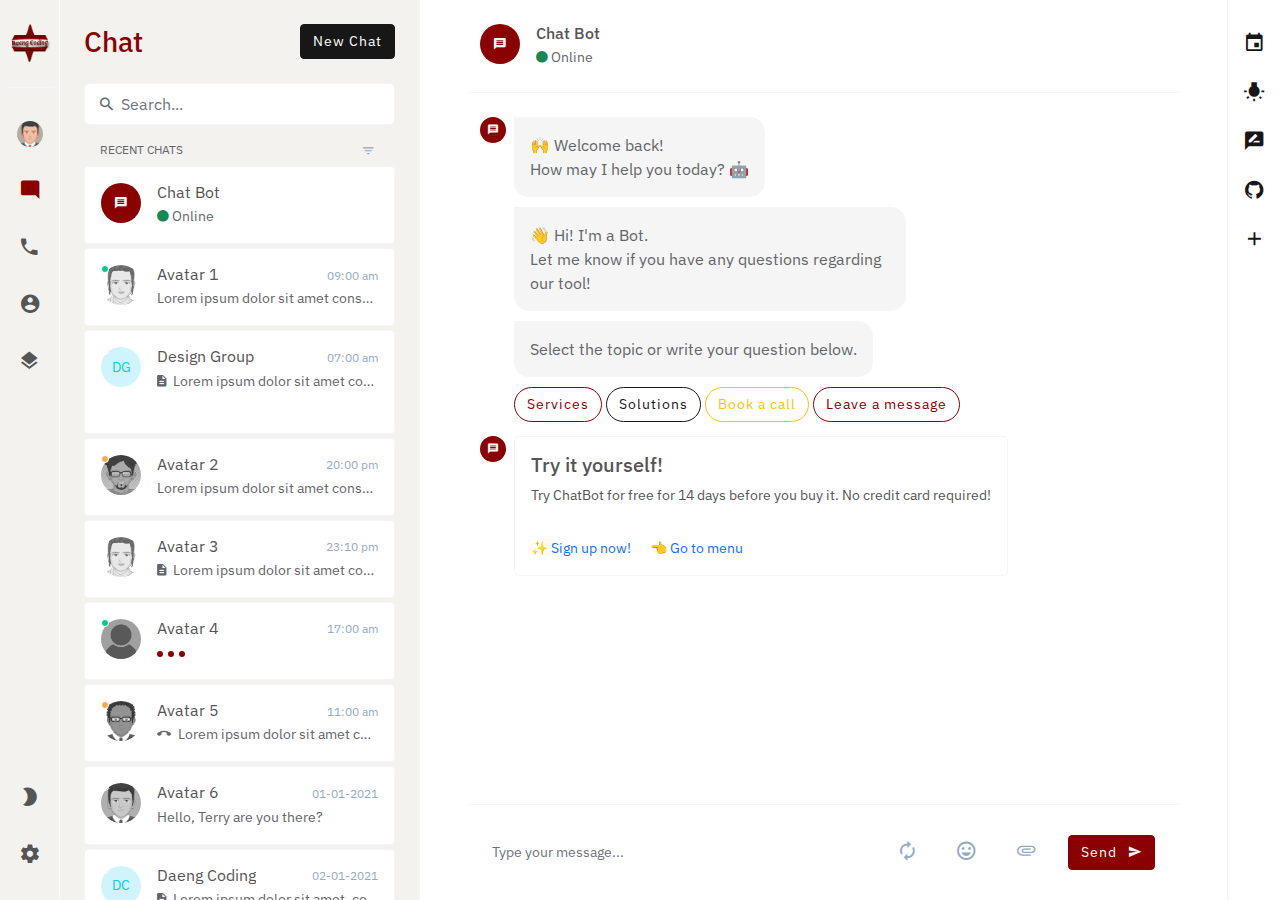
<file: pages/bot-chat.html>
<!DOCTYPE html>
<html lang="en">
<meta charset="utf-8">
<meta http-equiv="X-UA-Compatible" content="IE=Edge">
<meta name="viewport" content="width=device-width, initial-scale=1, shrink-to-fit=no">
<meta name="description" content="Responsive Bootstrap 4 and web Application ui kit.">
<title>Chat Bot</title>
<link rel="stylesheet" href="../assets/fonts/material-design-iconic-font.min.css">
<link rel="stylesheet" href="../assets/vendor/bootstrap-datepicker.min.css">

<link rel="stylesheet" href="../assets/css/style.min.css">
<body>
<div id="layout" class="theme-cyan">

<div class="navigation navbar justify-content-center py-xl-4 py-md-3 py-0 px-3">

<a href="../index.html" class="brand">
	<img src="../assets/img/logo2.png" alt="" style="width: 50px;">
 </a>

<div class="nav flex-md-column nav-pills flex-grow-1" role="tablist" aria-orientation="vertical">
<a class="mb-xl-3 mb-md-2 nav-link" data-toggle="pill" href="#nav-tab-user" role="tab">
<img src="../assets/img/avatar5.png" class="avatar sm rounded-circle" alt="user avatar" />
</a>
<a class="mb-xl-3 mb-md-2 nav-link active" data-toggle="pill" href="#nav-tab-chat" role="tab"><i class="zmdi zmdi-comment-alt"></i></a>
<a class="mb-xl-3 mb-md-2 nav-link" data-toggle="pill" href="#nav-tab-phone" role="tab"><i class="zmdi zmdi-phone"></i></a>
<a class="mb-xl-3 mb-md-2 nav-link" data-toggle="pill" href="#nav-tab-contact" role="tab"><i class="zmdi zmdi-account-circle"></i></a>
<a class="mb-xl-3 mb-md-2 nav-link d-none d-sm-block flex-grow-1" data-toggle="pill" href="#nav-tab-pages" role="tab"><i class="zmdi zmdi-layers"></i></a>
<a class="mt-xl-3 mt-md-2 nav-link light-dark-toggle" href="javascript:void(0);">
<i class="zmdi zmdi-brightness-2"></i>
<input class="light-dark-btn" type="checkbox">
</a>
<a class="mt-xl-3 mt-md-2 nav-link d-none d-sm-block" href="../pages/settings.html" role="tab"><i class="zmdi zmdi-settings"></i></a>
</div>

<button type="submit" class="btn sidebar-toggle-btn shadow-sm"><i class="zmdi zmdi-menu"></i></button>
</div>


<div class="sidebar border-end py-xl-4 py-3 px-xl-4 px-3">
<div class="tab-content">

<div class="tab-pane fade" id="nav-tab-user" role="tabpanel">

<div class="d-flex justify-content-between align-items-center mb-4">
<h3 class="mb-0 text-primary">Profile</h3>
<div>
<a href="../pages/login.html" title="" class="btn btn-dark">Sign Out</a>
</div>
</div>

<div class="form-group input-group-lg search mb-3">
<i class="zmdi zmdi-search"></i>
<input type="text" class="form-control" placeholder="Search...">
</div>

<div class="card border-0 text-center pt-3 mb-4">
<div class="card-body">
<div class="card-user-avatar">
<img src="../assets/img/avatar5.png" alt="avatar" style="width: 150px" />
<button type="button" class="btn btn-secondary btn-sm"><i class="zmdi zmdi-edit"></i></button>
</div>
<div class="card-user-detail mt-4">
<h5>Your Name</h5>
<span class="text-muted"><a href="">info@domain.com</a></span>
<p>+628xxxxxxx - Makassar (IDN)</p>
<div class="social">
<a class="icon p-2" href="#" data-toggle="tooltip" title="Facebook"><i class="zmdi zmdi-facebook-box"></i></a>
<a class="icon p-2" href="#" data-toggle="tooltip" title="Youtube"><i class="zmdi zmdi-youtube-play"></i></a>
<a class="icon p-2" href="#" data-toggle="tooltip" title="Twitter"><i class="zmdi zmdi-twitter"></i></a>
<a class="icon p-2" href="#" data-toggle="tooltip" title="Instagram"><i class="zmdi zmdi-instagram"></i></a>
</div>
</div>
</div>
</div>

<div class="card border-0">
<ul class="list-group custom list-group-flush">

<li class="list-group-item d-flex justify-content-between align-items-center">
<span>Color scheme</span>
<ul class="choose-skin list-unstyled mb-0">
<li data-theme="indigo" data-toggle="tooltip" title="Theme-Indigo"><div class="indigo"></div></li>
<li class="active" data-theme="cyan" data-toggle="tooltip" title="Theme-Darkred"><div class="cyan"></div></li>
<li data-theme="green" data-toggle="tooltip" title="Theme-Green"><div class="green"></div></li>
<li data-theme="blush" data-toggle="tooltip" title="Theme-Blush"><div class="blush"></div></li>
<li data-theme="dark" data-toggle="tooltip" title="Theme-Dark"><div class="dark"></div></li>
</ul>
</li>
<li class="list-group-item d-flex justify-content-between align-items-center">
<span>Facebook notifications</span>
<label class="c_checkbox">
<input type="checkbox" checked="">
<span class="checkmark"></span>
</label>
</li>
<li class="list-group-item d-flex justify-content-between align-items-center">
<span>Youtube notifications</span>
<label class="c_checkbox">
<input type="checkbox">
<span class="checkmark"></span>
</label>
</li>
<li class="list-group-item d-flex justify-content-between align-items-center">
<span>Twitter notifications</span>
<label class="c_checkbox">
<input type="checkbox">
<span class="checkmark"></span>
</label>
</li>
<li class="list-group-item d-flex justify-content-between align-items-center">
<span>Instagram notifications</span>
<label class="c_checkbox">
<input type="checkbox">
<span class="checkmark"></span>
</label>
</li>
</div>
</div>

<div class="tab-pane fade show active" id="nav-tab-chat" role="tabpanel">

<div class="d-flex justify-content-between align-items-center mb-4">
<h3 class="mb-0 text-primary">Chat</h3>
<div>
<button class="btn btn-dark" type="button">New Chat</button>
</div>
</div>

<div class="form-group input-group-lg search mb-3">
<i class="zmdi zmdi-search"></i>
<input type="text" class="form-control" placeholder="Search...">
</div>

<ul class="chat-list">
<li class="header d-flex justify-content-between ps-3 pe-3 mb-1">
<span>RECENT CHATS</span>
<div class="dropdown">
<a class="btn btn-link px-1 py-0 border-0 text-muted dropdown-toggle" href="#" role="button" data-toggle="dropdown" aria-haspopup="true" aria-expanded="false"><i class="zmdi zmdi-filter-list"></i></a>
<div class="dropdown-menu dropdown-menu-right">
<a class="dropdown-item" href="#">Action</a>
<a class="dropdown-item" href="#">Another action</a>
<a class="dropdown-item" href="#">Something else here</a>
</div>
</div>
</li>
<li>
<a href="../pages/bot-chat.html" class="card">
<div class="card-body">
<div class="media">
<div class="avatar me-3">
<div class="avatar rounded-circle no-image bg-primary text-light">
<span><i class="zmdi zmdi-comment-text"></i></span>
</div>
</div>
<div class="media-body overflow-hidden">
<div class="d-flex align-items-center mb-1">
<h6 class="text-truncate mb-0 me-auto">Chat Bot</h6>
</div>
<div class="text-truncate">
<i class="zmdi zmdi-circle text-success"></i> Online
</div>
</div>
</div>
</div>
</a>
</li>
<li class="online">
<div class="hover_action">
<button type="button" class="btn btn-link text-info"><i class="zmdi zmdi-eye"></i></button>
<button type="button" class="btn btn-link text-warning"><i class="zmdi zmdi-star"></i></button>
<button type="button" class="btn btn-link text-danger"><i class="zmdi zmdi-delete"></i></button>
</div>
<a href="../pages/single-chat.html" class="card">
<div class="card-body">
<div class="media">
<div class="avatar me-3">
<span class="status rounded-circle"></span>
<img class="avatar rounded-circle" src="../assets/img/avatar2.png" alt="avatar">
</div>
<div class="media-body overflow-hidden">
<div class="d-flex align-items-center mb-1">
<h6 class="text-truncate mb-0 me-auto">Avatar 1</h6>
<p class="small text-muted text-nowrap ms-4 mb-0">09:00 am</p>
</div>
<div class="text-truncate">Lorem ipsum dolor sit amet consectetur adipisicing elit...</div>
</div>
</div>
</div>
</a>
</li>
<li>
<div class="hover_action">
<button type="button" class="btn btn-link text-info"><i class="zmdi zmdi-eye"></i></button>
<button type="button" class="btn btn-link text-warning"><i class="zmdi zmdi-star"></i></button>
<button type="button" class="btn btn-link text-danger"><i class="zmdi zmdi-delete"></i></button>
</div>
<a href="../pages/group-chat.html" class="card">
<div class="card-body">
<div class="media">
<div class="avatar me-3">
<span class="status rounded-circle"></span>
<div class="avatar rounded-circle no-image cyan">
<span>DG</span>
</div>
</div>
<div class="media-body overflow-hidden">
<div class="d-flex align-items-center mb-1">
<h6 class="text-truncate mb-0 me-auto">Design Group</h6>
<p class="small text-muted text-nowrap ms-4 mb-0">07:00 am</p>
</div>
<div class="text-truncate">
<i class="zmdi zmdi-file-text me-1"></i> Lorem ipsum dolor sit amet consectetur, adipisicing....
<div class="avatar-list avatar-list-stacked mt-1">
<img class="avatar xs rounded" src="../assets/img/avatar4.png" data-toggle="tooltip" data-placement="top" title="Jojo">
<img class="avatar xs rounded" src="../assets/img/avatar3.png" data-toggle="tooltip" data-placement="top" title="Jeje">
<img class="avatar xs rounded" src="../assets/img/avatar5.png" data-toggle="tooltip" data-placement="top" title="Jaja">
<img class="avatar xs rounded" src="../assets/img/avatar1.jpg" data-toggle="tooltip" data-placement="top" title="Jiji">
</div>
</div>
</div>
</div>
</div>
</a>
</li>
<li class="away">
<div class="hover_action">
<button type="button" class="btn btn-link text-info"><i class="zmdi zmdi-eye"></i></button>
<button type="button" class="btn btn-link text-warning"><i class="zmdi zmdi-star"></i></button>
<button type="button" class="btn btn-link text-danger"><i class="zmdi zmdi-delete"></i></button>
</div>
<a href="#" class="card">
<div class="card-body">
<div class="media">
<div class="avatar me-3">
<span class="status rounded-circle"></span>
<img class="avatar rounded-circle" src="../assets/img/avatar4.png" alt="avatar">
</div>
<div class="media-body overflow-hidden">
<div class="d-flex align-items-center mb-1">
<h6 class="text-truncate mb-0 me-auto">Avatar 2</h6>
<p class="small text-muted text-nowrap ms-4 mb-0">20:00 pm</p>
</div>
<div class="text-truncate">
Lorem ipsum dolor sit amet consectetur.
</div>
</div>
</div>
</div>
</a>
</li>
<li>
<div class="hover_action">
<button type="button" class="btn btn-link text-info"><i class="zmdi zmdi-eye"></i></button>
<button type="button" class="btn btn-link text-warning"><i class="zmdi zmdi-star"></i></button>
<button type="button" class="btn btn-link text-danger"><i class="zmdi zmdi-delete"></i></button>
</div>
<a href="#" class="card">
<div class="card-body">
<div class="media">
<div class="avatar me-3">
<span class="status rounded-circle"></span>
<img class="avatar rounded-circle" src="../assets/img/avatar2.png" alt="avatar">
</div>
<div class="media-body overflow-hidden">
<div class="d-flex align-items-center mb-1">
<h6 class="text-truncate mb-0 me-auto">Avatar 3</h6>
<p class="small text-muted text-nowrap ms-4 mb-0">23:10 pm</p>
</div>
<div class="text-truncate"><i class="zmdi zmdi-file-text me-1"></i> Lorem ipsum dolor sit amet consectetur adipisicing elit. Fuga....</div>
</div>
</div>
</div>
</a>
</li>
<li class="online">
<div class="hover_action">
<button type="button" class="btn btn-link text-info"><i class="zmdi zmdi-eye"></i></button>
<button type="button" class="btn btn-link text-warning"><i class="zmdi zmdi-star"></i></button>
<button type="button" class="btn btn-link text-danger"><i class="zmdi zmdi-delete"></i></button>
</div>
<a href="#" class="card">
<div class="card-body">
<div class="media">
<div class="avatar me-3">
<span class="status rounded-circle"></span>
<img class="avatar rounded-circle" src="../assets/img/avatar1.jpg" alt="avatar">
</div>
<div class="media-body overflow-hidden">
<div class="d-flex align-items-center mb-1">
<h6 class="text-truncate mb-0 me-auto">Avatar 4</h6>
<p class="small text-muted text-nowrap ms-4 mb-0">17:00 am</p>
</div>
<div class="text-truncate">
<div class="wave">
<span class="dot"></span>
<span class="dot"></span>
<span class="dot"></span>
</div>
</div>
</div>
</div>
</div>
</a>
</li>
<li class="away">
<div class="hover_action">
<button type="button" class="btn btn-link text-info"><i class="zmdi zmdi-eye"></i></button>
<button type="button" class="btn btn-link text-warning"><i class="zmdi zmdi-star"></i></button>
<button type="button" class="btn btn-link text-danger"><i class="zmdi zmdi-delete"></i></button>
</div>
<a href="#" class="card">
<div class="card-body">
<div class="media">
<div class="avatar me-3">
<span class="status rounded-circle"></span>
<img class="avatar rounded-circle" src="../assets/img/avatar6.png" alt="avatar">
</div>
<div class="media-body overflow-hidden">
<div class="d-flex align-items-center mb-1">
<h6 class="text-truncate mb-0 me-auto">Avatar 5</h6>
<p class="small text-muted text-nowrap ms-4 mb-0">11:00 am</p>
</div>
<div class="text-truncate"><i class="zmdi zmdi-phone-end me-1"></i> Lorem ipsum dolor sit amet consectetur, adipisicing elit.</div>
</div>
</div>
</div>
</a>
</li>
<li>
<div class="hover_action">
<button type="button" class="btn btn-link text-info"><i class="zmdi zmdi-eye"></i></button>
<button type="button" class="btn btn-link text-warning"><i class="zmdi zmdi-star"></i></button>
<button type="button" class="btn btn-link text-danger"><i class="zmdi zmdi-delete"></i></button>
</div>
<a href="#" class="card">
<div class="card-body">
<div class="media">
<div class="avatar me-3">
<span class="status rounded-circle"></span>
<img class="avatar rounded-circle" src="../assets/img/avatar5.png" alt="avatar">
</div>
<div class="media-body overflow-hidden">
<div class="d-flex align-items-center mb-1">
<h6 class="text-truncate mb-0 me-auto">Avatar 6</h6>
<p class="small text-muted text-nowrap ms-4 mb-0">01-01-2021</p>
</div>
<div class="text-truncate">Hello, Terry are you there?</div>
</div>
</div>
</div>
</a>
</li>
<li>
<div class="hover_action">
<button type="button" class="btn btn-link text-info"><i class="zmdi zmdi-eye"></i></button>
<button type="button" class="btn btn-link text-warning"><i class="zmdi zmdi-star"></i></button>
<button type="button" class="btn btn-link text-danger"><i class="zmdi zmdi-delete"></i></button>
</div>
<a href="#" class="card">
<div class="card-body">
<div class="media">
<div class="avatar me-3">
<span class="status rounded-circle"></span>
<div class="avatar rounded-circle no-image cyan">
<span>DC</span>
</div>
</div>
<div class="media-body overflow-hidden">
<div class="d-flex align-items-center mb-1">
<h6 class="text-truncate mb-0 me-auto">Daeng Coding</h6>
<p class="small text-muted text-nowrap ms-4 mb-0">02-01-2021</p>
</div>
<div class="text-truncate">
<i class="zmdi zmdi-file-text me-1"></i> Lorem ipsum dolor sit amet, consectetur...
</div>
</div>
</div>
</div>
</a>
</li>
<li>
<div class="hover_action">
<button type="button" class="btn btn-link text-info"><i class="zmdi zmdi-eye"></i></button>
<button type="button" class="btn btn-link text-warning"><i class="zmdi zmdi-star"></i></button>
<button type="button" class="btn btn-link text-danger"><i class="zmdi zmdi-delete"></i></button>
</div>
<a href="#" class="card">
<div class="card-body">
<div class="media">
<div class="avatar me-3">
<span class="status rounded-circle"></span>
<div class="avatar rounded-circle no-image green">
<span>JD</span>
</div>
</div>
<div class="media-body overflow-hidden">
<div class="d-flex align-items-center mb-1">
<h6 class="text-truncate mb-0 me-auto">John Doe</h6>
<p class="small text-muted text-nowrap ms-4 mb-0">21:00 pm</p>
</div>
<div class="text-truncate">
Lorem ipsum dolor sit amet consectetur....
<div class="avatar-list avatar-list-stacked mt-1">
<img class="avatar xs rounded" src="../assets/img/avatar1.jpg" data-toggle="tooltip" data-placement="top" title="Jojo">
<img class="avatar xs rounded" src="../assets/img/avatar2.png" data-toggle="tooltip" data-placement="top" title="Jeje">
</div>
</div>
</div>
</div>
</div>
</a>
</li>
<li>
<div class="hover_action">
<button type="button" class="btn btn-link text-info"><i class="zmdi zmdi-eye"></i></button>
<button type="button" class="btn btn-link text-warning"><i class="zmdi zmdi-star"></i></button>
<button type="button" class="btn btn-link text-danger"><i class="zmdi zmdi-delete"></i></button>
</div>
<a href="#" class="card">
<div class="card-body">
<div class="media">
<div class="avatar me-3">
<span class="status rounded-circle"></span>
<img class="avatar rounded-circle" src="../assets/img/avatar3.png" alt="avatar">
</div>
<div class="media-body overflow-hidden">
<div class="d-flex align-items-center mb-1">
<h6 class="text-truncate mb-0 me-auto">Avatar 7</h6>
<p class="small text-muted text-nowrap ms-4 mb-0">03-01-2121</p>
</div>
<div class="text-truncate">Hello, Lorem ipsum dolor sit amet.</div>
</div>
</div>
</div>
</a>
</li>
<li>
<div class="hover_action">
<button type="button" class="btn btn-link text-info"><i class="zmdi zmdi-eye"></i></button>
<button type="button" class="btn btn-link text-warning"><i class="zmdi zmdi-star"></i></button>
<button type="button" class="btn btn-link text-danger"><i class="zmdi zmdi-delete"></i></button>
</div>
<a href="#" class="card">
<div class="card-body">
<div class="media">
<div class="avatar me-3">
<span class="status rounded-circle"></span>
<div class="avatar rounded-circle no-image red">
<span>YC</span>
</div>
</div>
<div class="media-body overflow-hidden">
<div class="d-flex align-items-center mb-1">
<h6 class="text-truncate mb-0 me-auto">Youtube Creator</h6>
<p class="small text-muted text-nowrap ms-4 mb-0">04-01-2021</p>
</div>
<div class="text-truncate">
<i class="zmdi zmdi-file-text me-1"></i> Lorem ipsum dolor sit amet consectetur...
</div>
</div>
</div>
</div>
</a>
</li>
</ul>
</div>

<div class="tab-pane fade" id="nav-tab-phone" role="tabpanel">

<div class="d-flex justify-content-between align-items-center mb-4">
<h3 class="mb-0 text-primary">Call</h3>
<div>
<button class="btn btn-dark" type="button">New Call</button>
</div>
</div>

<div class="form-group input-group-lg search mb-3">
<i class="zmdi zmdi-search"></i>
<input type="text" class="form-control" placeholder="Search...">
</div>

<ul class="chat-list">
<li class="header d-flex justify-content-between ps-3 pe-3 mb-1">
<span>RECENT CALL</span>
<div class="dropdown">
<a class="btn btn-link px-1 py-0 border-0 text-muted dropdown-toggle" href="#" role="button" data-toggle="dropdown" aria-haspopup="true" aria-expanded="false"></a>
<div class="dropdown-menu dropdown-menu-right">
<a class="dropdown-item" href="#">Action</a>
<a class="dropdown-item" href="#">Another action</a>
 <a class="dropdown-item" href="#">Something else here</a>
</div>
</div>
</li>
<li>
<div class="hover_action">
<button type="button" class="btn btn-link text-info"><i class="zmdi zmdi-eye"></i></button>
<button type="button" class="btn btn-link text-warning"><i class="zmdi zmdi-star"></i></button>
<button type="button" class="btn btn-link text-danger"><i class="zmdi zmdi-delete"></i></button>
</div>
<a href="#" class="card">
<div class="card-body">
<div class="media">
<div class="avatar me-3">
<img class="avatar rounded-circle" src="../assets/img/avatar1.jpg" alt="avatar">
</div>
<div class="media-body overflow-hidden">
<div class="d-flex align-items-center mb-1">
<h6 class="text-truncate mb-0 me-auto">Avatar 1</h6>
</div>
<div class="text-truncate">
<i class="zmdi zmdi-phone-missed me-1"></i> Yesterday at 07:00 AM
</div>
</div>
</div>
</div>
</a>
</li>
<li>
<div class="hover_action">
<button type="button" class="btn btn-link text-info"><i class="zmdi zmdi-eye"></i></button>
<button type="button" class="btn btn-link text-warning"><i class="zmdi zmdi-star"></i></button>
<button type="button" class="btn btn-link text-danger"><i class="zmdi zmdi-delete"></i></button>
</div>
<a href="#" class="card">
<div class="card-body">
<div class="media">
<div class="avatar me-3">
<img class="avatar rounded-circle" src="../assets/img/avatar2.png" alt="avatar">
</div>
<div class="media-body overflow-hidden">
<div class="d-flex align-items-center mb-1">
<h6 class="text-truncate mb-0 me-auto">Avatar 2</h6>
</div>
<div class="text-truncate">
<i class="zmdi zmdi-phone-missed me-1"></i> Yesterday at 09:00 AM
</div>
</div>
</div>
</div>
</a>
</li>
<li>
<div class="hover_action">
<button type="button" class="btn btn-link text-info"><i class="zmdi zmdi-eye"></i></button>
<button type="button" class="btn btn-link text-warning"><i class="zmdi zmdi-star"></i></button>
<button type="button" class="btn btn-link text-danger"><i class="zmdi zmdi-delete"></i></button>
</div>
<a href="#" class="card">
<div class="card-body">
 <div class="media">
<div class="avatar me-3">
<img class="avatar rounded-circle" src="../assets/img/avatar3.png" alt="avatar">
</div>
<div class="media-body overflow-hidden">
<div class="d-flex align-items-center mb-1">
<h6 class="text-truncate mb-0 me-auto">Avatar 3</h6>
</div>
<div class="text-truncate">
<i class="zmdi zmdi-phone-missed me-1"></i> Yesterday at 11:21 AM
</div>
</div>
</div>
</div>
</a>
</li>
<li>
<div class="hover_action">
<button type="button" class="btn btn-link text-info"><i class="zmdi zmdi-eye"></i></button>
<button type="button" class="btn btn-link text-warning"><i class="zmdi zmdi-star"></i></button>
<button type="button" class="btn btn-link text-danger"><i class="zmdi zmdi-delete"></i></button>
</div>
<a href="#" class="card">
<div class="card-body">
<div class="media">
<div class="avatar me-3">
<img class="avatar rounded-circle" src="../assets/img/avatar4.png" alt="avatar">
</div>
<div class="media-body overflow-hidden">
<div class="d-flex align-items-center mb-1">
<h6 class="text-truncate mb-0 me-auto">Avatar 4</h6>
</div>
<div class="text-truncate">
<i class="zmdi zmdi-phone-forwarded me-1"></i> Yesterday at 21:00 PM
</div>
</div>
</div>
</div>
</a>
</li>
<li>
<div class="hover_action">
<button type="button" class="btn btn-link text-info"><i class="zmdi zmdi-eye"></i></button>
<button type="button" class="btn btn-link text-warning"><i class="zmdi zmdi-star"></i></button>
<button type="button" class="btn btn-link text-danger"><i class="zmdi zmdi-delete"></i></button>
</div>
<a href="#" class="card">
<div class="card-body">
<div class="media">
<div class="avatar me-3">
<img class="avatar rounded-circle" src="../assets/img/avatar5.png" alt="avatar">
</div>
<div class="media-body overflow-hidden">
<div class="d-flex align-items-center mb-1">
<h6 class="text-truncate mb-0 me-auto">Avatar 5</h6>
</div>
<div class="text-truncate">
<i class="zmdi zmdi-phone-missed me-1"></i> Yesterday at 00:08 AM
</div>
</div>
</div>
 </div>
</a>
</li>
<li>
<div class="hover_action">
<button type="button" class="btn btn-link text-info"><i class="zmdi zmdi-eye"></i></button>
<button type="button" class="btn btn-link text-warning"><i class="zmdi zmdi-star"></i></button>
<button type="button" class="btn btn-link text-danger"><i class="zmdi zmdi-delete"></i></button>
</div>
<a href="#" class="card">
<div class="card-body">
<div class="media">
<div class="avatar me-3">
<img class="avatar rounded-circle" src="../assets/img/avatar6.png" alt="avatar">
</div>
<div class="media-body overflow-hidden">
<div class="d-flex align-items-center mb-1">
<h6 class="text-truncate mb-0 me-auto">Avatar 6</h6>
</div>
<div class="text-truncate">
<i class="zmdi zmdi-phone-forwarded me-1"></i> Yesterday at 16:00 AM
</div>
</div>
</div>
</div>
</a>
</li>
</ul>
</div>

<div class="tab-pane fade" id="nav-tab-contact" role="tabpanel">

<div class="d-flex justify-content-between align-items-center mb-4">
<h3 class="mb-0 text-primary">Contact</h3>
<div>
<button class="btn btn-dark" type="button" data-toggle="modal" data-target="#InviteFriends">Invite Friends</button>
</div>
</div>

<div class="form-group input-group-lg search mb-3">
<i class="zmdi zmdi-search"></i>
<input type="text" class="form-control" placeholder="Search...">
</div>

<ul class="chat-list">
<li class="header d-flex justify-content-between ps-3 pe-3 mb-1">
<span>A</span>
<div class="dropdown">
<a class="btn btn-link px-1 py-0 border-0 text-muted dropdown-toggle" href="#" role="button" data-toggle="dropdown" aria-haspopup="true" aria-expanded="false"></a>
<div class="dropdown-menu dropdown-menu-right">
<a class="dropdown-item" href="#">Action</a>
<a class="dropdown-item" href="#">Another action</a>
<a class="dropdown-item" href="#">Something else here</a>
</div>
</div>
</li>
<li>
<div class="hover_action">
<button type="button" class="btn btn-link text-info"><i class="zmdi zmdi-eye"></i></button>
<button type="button" class="btn btn-link text-warning"><i class="zmdi zmdi-star"></i></button>
<button type="button" class="btn btn-link text-danger"><i class="zmdi zmdi-delete"></i></button>
</div>
<a href="#" class="card">
<div class="card-body">
<div class="media">
 <div class="avatar me-3">
<img class="avatar rounded-circle" src="../assets/img/avatar1.jpg" alt="avatar">
</div>
<div class="media-body overflow-hidden">
<div class="d-flex align-items-center mb-1">
<h6 class="text-truncate mb-0 me-auto">Avatar 1</h6>
</div>
<div class="text-truncate">
last seen 1 day ago
</div>
</div>
</div>
</div>
</a>
</li>
<li>
<div class="hover_action">
<button type="button" class="btn btn-link text-info"><i class="zmdi zmdi-eye"></i></button>
<button type="button" class="btn btn-link text-warning"><i class="zmdi zmdi-star"></i></button>
<button type="button" class="btn btn-link text-danger"><i class="zmdi zmdi-delete"></i></button>
</div>
<a href="#" class="card">
<div class="card-body">
<div class="media">
<div class="avatar me-3">
<img class="avatar rounded-circle" src="../assets/img/avatar2.png" alt="avatar">
</div>
<div class="media-body overflow-hidden">
<div class="d-flex align-items-center mb-1">
<h6 class="text-truncate mb-0 me-auto">Avatar 2</h6>
</div>
<div class="text-truncate">
last seen 2 day ago
</div>
</div>
</div>
</div>
</a>
</li>
<li class="header d-flex justify-content-between ps-3 pe-3 mb-1">
<span>C</span>
</li>
<li>
<div class="hover_action">
<button type="button" class="btn btn-link text-info"><i class="zmdi zmdi-eye"></i></button>
<button type="button" class="btn btn-link text-warning"><i class="zmdi zmdi-star"></i></button>
<button type="button" class="btn btn-link text-danger"><i class="zmdi zmdi-delete"></i></button>
</div>
<a href="#" class="card">
<div class="card-body">
<div class="media">
<div class="avatar me-3">
<img class="avatar rounded-circle" src="../assets/img/avatar3.png" alt="avatar">
</div>
<div class="media-body overflow-hidden">
<div class="d-flex align-items-center mb-1">
<h6 class="text-truncate mb-0 me-auto">Avatar 3</h6>
</div>
<div class="text-truncate">
last seen 3 day ago
</div>
</div>
</div>
</div>
 </a>
</li>
<li>
<div class="hover_action">
<button type="button" class="btn btn-link text-info"><i class="zmdi zmdi-eye"></i></button>
<button type="button" class="btn btn-link text-warning"><i class="zmdi zmdi-star"></i></button>
<button type="button" class="btn btn-link text-danger"><i class="zmdi zmdi-delete"></i></button>
</div>
<a href="#" class="card">
<div class="card-body">
<div class="media">
<div class="avatar me-3">
<img class="avatar rounded-circle" src="../assets/img/avatar4.png" alt="avatar">
</div>
<div class="media-body overflow-hidden">
<div class="d-flex align-items-center mb-1">
<h6 class="text-truncate mb-0 me-auto">Avatar 4</h6>
</div>
<div class="text-truncate">
last seen 1 day ago
</div>
</div>
</div>
</div>
</a>
</li>
<li>
<div class="hover_action">
<button type="button" class="btn btn-link text-info"><i class="zmdi zmdi-eye"></i></button>
<button type="button" class="btn btn-link text-warning"><i class="zmdi zmdi-star"></i></button>
<button type="button" class="btn btn-link text-danger"><i class="zmdi zmdi-delete"></i></button>
</div>
<a href="#" class="card">
<div class="card-body">
<div class="media">
<div class="avatar me-3">
<img class="avatar rounded-circle" src="../assets/img/avatar5.png" alt="avatar">
</div>
<div class="media-body overflow-hidden">
<div class="d-flex align-items-center mb-1">
<h6 class="text-truncate mb-0 me-auto">Avatar 5</h6>
</div>
<div class="text-truncate">
last seen 1 day ago
</div>
</div>
</div>
</div>
</a>
</li>
<li class="header d-flex justify-content-between ps-3 pe-3 mb-1">
<span>D</span>
</li>
<li>
<div class="hover_action">
<button type="button" class="btn btn-link text-info"><i class="zmdi zmdi-eye"></i></button>
<button type="button" class="btn btn-link text-warning"><i class="zmdi zmdi-star"></i></button>
<button type="button" class="btn btn-link text-danger"><i class="zmdi zmdi-delete"></i></button>
</div>
<a href="#" class="card">
<div class="card-body">
<div class="media">
<div class="avatar me-3">
<img class="avatar rounded-circle" src="../assets/img/avatar6.png" alt="avatar">
</div>
<div class="media-body overflow-hidden">
<div class="d-flex align-items-center mb-1">
<h6 class="text-truncate mb-0 me-auto">Avatar 6</h6>
</div>
<div class="text-truncate">
last seen 1 day ago
</div>
</div>
</div>
</div>
</a>
</li>
<li class="header d-flex justify-content-between ps-3 pe-3 mb-1">
<span>M</span>
</li>
<li>
<div class="hover_action">
<button type="button" class="btn btn-link text-info"><i class="zmdi zmdi-eye"></i></button>
<button type="button" class="btn btn-link text-warning"><i class="zmdi zmdi-star"></i></button>
<button type="button" class="btn btn-link text-danger"><i class="zmdi zmdi-delete"></i></button>
</div>
<a href="#" class="card">
<div class="card-body">
<div class="media">
<div class="avatar me-3">
<img class="avatar rounded-circle" src="../assets/img/avatar1.jpg" alt="avatar">
</div>
<div class="media-body overflow-hidden">
<div class="d-flex align-items-center mb-1">
<h6 class="text-truncate mb-0 me-auto">Avatar 7</h6>
</div>
<div class="text-truncate">
last seen 1 day ago
</div>
</div>
</div>
</div>
</a>
</li>
<li>
<div class="hover_action">
<button type="button" class="btn btn-link text-info"><i class="zmdi zmdi-eye"></i></button>
<button type="button" class="btn btn-link text-warning"><i class="zmdi zmdi-star"></i></button>
<button type="button" class="btn btn-link text-danger"><i class="zmdi zmdi-delete"></i></button>
</div>
<a href="#" class="card">
<div class="card-body">
<div class="media">
<div class="avatar me-3">
<img class="avatar rounded-circle" src="../assets/img/avatar2.png" alt="avatar">
</div>
<div class="media-body overflow-hidden">
<div class="d-flex align-items-center mb-1">
<h6 class="text-truncate mb-0 me-auto">Avatar 8</h6>
</div>
<div class="text-truncate">
last seen 1 day ago
</div>
</div>
</div>
</div>
</a>
</li>
<li class="header d-flex justify-content-between ps-3 pe-3 mb-1">
<span>T</span>
</li>
<li>
<div class="hover_action">
<button type="button" class="btn btn-link text-info"><i class="zmdi zmdi-eye"></i></button>
<button type="button" class="btn btn-link text-warning"><i class="zmdi zmdi-star"></i></button>
<button type="button" class="btn btn-link text-danger"><i class="zmdi zmdi-delete"></i></button>
</div>
<a href="#" class="card">
<div class="card-body">
<div class="media">
<div class="avatar me-3">
<img class="avatar rounded-circle" src="../assets/img/avatar3.png" alt="avatar">
</div>
<div class="media-body overflow-hidden">
<div class="d-flex align-items-center mb-1">
<h6 class="text-truncate mb-0 me-auto">Avatar 9</h6>
</div>
<div class="text-truncate">
last seen 1 day ago
</div>
</div>
</div>
</div>
</a>
</li>
</ul>
</div>

<div class="tab-pane fade" id="nav-tab-pages" role="tabpanel">

<div class="d-flex justify-content-between align-items-center mb-4">
<h3 class="mb-0 text-primary">Pages</h3>
</div>

<div class="card border-0">
<ul class="list-group list-group-flush">
<li class="list-group-item border-0 mt-3">
<a class="link" href="../pages/login.html"><i class="zmdi zmdi-label-alt me-2"></i> Login</a>
</li>
<li class="list-group-item border-0">
<a class="link" href="../pages/register.html"><i class="zmdi zmdi-label-alt me-2"></i> Registration</a>
</li>
<li class="list-group-item border-0">
<a class="link" href="../pages/password-reset.html"><i class="zmdi zmdi-label-alt me-2"></i> Reset Password</a>
</li>
<li class="list-group-item border-0">
<a class="link" href="../pages/settings.html"><i class="zmdi zmdi-label-alt me-2"></i> Settings</a>
</li>
<li class="list-group-item border-0">
<a class="link" href="../pages/single-chat.html"><i class="zmdi zmdi-label-alt me-2"></i> Single Chat Room</a>
</li>
<li class="list-group-item border-0">
<a class="link" href="../pages/group-chat.html"><i class="zmdi zmdi-label-alt me-2"></i> Group Chat Room</a>
</li>
<li class="list-group-item border-0">
<a class="link" href="../pages/audio-call.html"><i class="zmdi zmdi-label-alt me-2"></i> Audio Call Room</a>
</li>
<li class="list-group-item border-0">
<a class="link" href="../pages/video-call.html"><i class="zmdi zmdi-label-alt me-2"></i> Video Call Room</a>
</li>
 </ul>
</div>
</div>
</div>
</div>


<div class="rightbar d-none d-md-block">


<div class="nav flex-column nav-pills border-start py-xl-4 py-3 h-100">
<a class="nav-link mb-2 text-center rightbar-link" data-toggle="pill" href="#tab-calendar"><i class="zmdi zmdi-calendar"></i></a>
<a class="nav-link mb-2 text-center rightbar-link" data-toggle="pill" href="#tab-note"><i class="zmdi zmdi-lamp"></i></a>
<a class="nav-link mb-2 text-center rightbar-link" data-toggle="pill" href="#tab-task"><i class="zmdi zmdi-comment-edit"></i></a>
<a class="nav-link mb-2 text-center rightbar-link" data-toggle="pill" href="#tab-github"><i class="zmdi zmdi-github"></i></a>
<a class="nav-link mb-2 text-center" href="#"><i class="zmdi zmdi-plus"></i></a>
</div>
<div class="tab-content py-xl-4 py-3 px-xl-4 px-3">

<div class="tab-pane fade" id="tab-calendar" role="tabpanel">
<div class="header border-bottom pb-4 d-flex justify-content-between">
<div>
<h6 class="mb-0 font-weight-bold">Calendar</h6>
</div>
<div>
<button class="btn btn-link close-sidebar text-muted" type="button"><i class="zmdi zmdi-close"></i></button>
</div>
</div>
<div class="body mt-4">
<div id="mini-calendar"></div>
</div>
</div>

<div class="tab-pane fade" id="tab-note" role="tabpanel">
<div class="header border-bottom pb-4 d-flex justify-content-between">
<div>
<h6 class="mb-0 font-weight-bold">My Notes</h6>
</div>
<div>
<button class="btn btn-link close-sidebar text-muted" type="button"><i class="zmdi zmdi-close"></i></button>
</div>
</div>
<div class="body mt-4">
<div class="add-note">
<form>
<div class="input-group mb-2">
<textarea rows="3" class="form-control" placeholder="Enter a note here.."></textarea>
</div>
<button type="submit" class="btn btn-primary addnote">Add</button>
</form>
<ul class="list-unstyled mt-4">
<li class="card border-0 mb-2">
<span>Lorem ipsum dolor sit amet consectetur adipisicing elit. Ullam non assumenda voluptate.</span>
<button class="btn btn-sm btn-link"><i class="zmdi zmdi-delete text-danger"></i></button>
</li>
<li class="card border-0 mb-2">
<span>Lorem ipsum dolor sit amet consectetur, adipisicing elit.</span>
<button class="btn btn-sm btn-link"><i class="zmdi zmdi-delete text-danger"></i></button>
</li>
</ul>
</div>
</div>
</div>

<div class="tab-pane fade" id="tab-task" role="tabpanel">
<div class="header border-bottom pb-4 d-flex justify-content-between">
<div>
<h6 class="mb-0 font-weight-bold">My Task List</h6>
</div>
<div>
<button class="btn btn-link close-sidebar text-muted" type="button"><i class="zmdi zmdi-close"></i></button>
</div>
</div>
<div class="body mt-4">
<div class="todo-list">
<ul class="list-unstyled todo-list-items">
<li>
<label class="c_checkbox">
<input type="checkbox">
<span class="checkmark"></span>
<span class="ms-2">Lorem ipsum dolor sit amet.</span>
</label>
<button class="btn btn-sm btn-link" type="submit"><i class="zmdi zmdi-delete"></i></button>
</li>
<li>
<label class="c_checkbox">
<input type="checkbox">
<span class="checkmark"></span>
<span class="ms-2">Lorem, ipsum dolor sit amet consectetur.</span>
</label>
<button class="btn btn-sm btn-link" type="submit"><i class="zmdi zmdi-delete"></i></button>
</li>
<li>
<label class="c_checkbox">
<input type="checkbox">
<span class="checkmark"></span>
<span class="ms-2">Lorem ipsum dolor, sit.</span>
</label>
<button class="btn btn-sm btn-link" type="submit"><i class="zmdi zmdi-delete"></i></button>
</li>
<li>
<label class="c_checkbox">
<input type="checkbox">
<span class="checkmark"></span>
<span class="ms-2">Lorem ipsum, dolor sit amet consectetur adipisicing elit.</span>
</label>
<button class="btn btn-sm btn-link" type="submit"><i class="zmdi zmdi-delete"></i></button>
</li>
</ul>
<form class="add-items">
<div class="input-group mb-2">
<textarea rows="3" class="form-control" placeholder="What do you need to do today?"></textarea>
</div>
<button class="add btn btn-primary" type="submit">Add to List</button>
</form>
</div>
</div>
</div>

<div class="tab-pane fade" id="tab-github" role="tabpanel">
<div class="header border-bottom pb-4 d-flex justify-content-between">
<div>
<h6 class="mb-0 font-weight-bold">My Github Activity</h6>
<span class="text-muted">daengcoding</span>
</div>
<div>
<button class="btn btn-link close-sidebar text-muted" type="button"><i class="zmdi zmdi-close"></i></button>
</div>
</div>
<div class="body mt-4">
<div class="card mb-4">
<div class="card-body">
<div class="row align-items-center">
<div class="col">
<div class="d-flex align-items-center">
<img src="../assets/img/avatar5.png" data-toggle="tooltip" title="" alt="Avatar" class="rounded-circle avatar" data-original-title="Avatar Name">
<div class="ms-3">
<a href="#" title="">Avatar 1</a>
<p class="mb-0"><a href="#">info@domain.com</a></p>
</div>
</div>
</div>

<div class="col-auto">
	<div class="dropdown">
		<a href="#" class="btn btn-link btn-sm dropdown-toggle" role="button" data-toggle="dropdown" aria-haspopup="true" data-expanded="false">
			<i class="zmdi zmdi-more-vert zmdi-hc-lg"></i>
		</a>
	<div class="dropdown-menu dropdown-menu-right">
		<a href="#!" class="dropdown-item">Action</a>
		<a href="#!" class="dropdown-item">Another action</a>
		<a href="#!" class="dropdown-item">Something else here</a>
	</div>
	</div>
	</div>
	</div>
	<div class="form-group mt-3 mb-3">
		<textarea rows="3" class="form-control no-resize" placeholder="Please type what you want..."></textarea>
	</div>
	<div class="align-right">
		<button class="btn btn-primary">Push</button>
		<button class="btn btn-link"><i class="zmdi zmdi-attachment text-muted"></i></button>
		<button class="btn btn-link"><i class="zmdi zmdi-camera text-muted"></i></button>
		<button class="btn btn-link"><i class="zmdi zmdi-mood text-muted"></i></button>
	</div>
	</div>
	</div>
	<ol class="activity-feed p-0 ms-3 mb-0 pt-5">
		<li class="feed-item d-flex mb-3 pl-lg-4 ps-3" data-content="" data-time="1 day ago" data-color="yellow">
			<div class="card mb-3">
				<div class="card-body">
					<input type="checkbox" id="expand_1" name="expand_1">
					<label for="expand_1" class="mb-0">
					<b>Request</b> Lorem ipsum dolor sit.
					</label>
					<div class="feed-content">
						<p><b>comments</b> Lorem Ipsum is simply dummy text of the printing and typesetting industry.</p>
					</div>
				</div>
			</div>
		</li>
		<li class="feed-item d-flex mb-3 pl-lg-4 ps-3" data-content="" data-time="2 day ago" data-color="green">
			<div class="card mb-3">
				<div class="card-body">
					<input type="checkbox" id="expand_2" name="expand_2">
					<label for="expand_2" class="mb-0">
					<b>Update</b> Lorem ipsum dolor sit.
					</label>
					<div class="feed-content">
						<p><b>comments</b> Lorem Ipsum is simply dummy text of the printing and typesetting industry.</p>
					</div>
				</div>
			</div>
		</li>
		<li class="feed-item d-flex mb-3 pl-lg-4 ps-3" data-content="" data-time="January 2021" data-color="green">
			<div class="card mb-3">
				<div class="card-body">
					<input type="checkbox" id="expand_3" name="expand_3">
					<label for="expand_3" class="mb-0">
					99 contributions in private repositories
					</label>
					<div class="feed-content">
						<span><a href="#">daengcoding/chat-app-template</a> 11 commits</span>
					</div>
				</div>
			</div>
		</li>
		<li class="feed-item d-flex mb-3 pl-lg-4 ps-3" data-content="" data-time="January 2021" data-color="dark">
			<div class="card mb-3">
				<div class="card-body">
				<input type="checkbox" id="expand_4" name="expand_4">
				<label for="expand_4" class="mb-0">
				<b>DC</b> Lorem ipsum dolor sit.
				</label>
				<div class="feed-content">
				</div>
				</div>
			</div>
		</li>
	</ol>
	</div>
	</div>
	</div>
</div>


<div class="main px-xl-5 px-lg-4 px-3">

	<div class="chat-body">

		<div class="chat-header border-bottom py-xl-4 py-md-3 py-2">
			<div class="container-xxl">
				<div class="row align-items-center">

					<div class="col-6 col-xl-4">
						<div class="media">
							<div class="avatar me-3">
								<div class="avatar rounded-circle no-image bg-primary text-light">
									<span><i class="zmdi zmdi-comment-text"></i></span>
								</div>
							</div>
								<div class="media-body overflow-hidden">
								<div class="d-flex align-items-center mb-1">
								<h6 class="text-truncate mb-0 me-auto">Chat Bot</h6>
							</div>
							<div class="text-truncate"><i class="zmdi zmdi-circle text-success"></i> Online</div>
							</div>
						</div>
					</div>

				<div class="col-6 col-xl-8 text-end">
			</div>
		</div>
	</div>
</div>

<div class="collapse" id="chat-search-div">
	<div class="container-xxl py-2">
		<div class="input-group">
			<input type="text" class="form-control" placeholder="Find messages in current conversation">
		<div class="input-group-append">
			<span class="input-group-text text-muted">0 / 0</span>
		</div>
		<div class="input-group-append">
			 <button type="button" class="btn btn-secondary">Search</button>
			<button type="button" class="btn btn-secondary dropdown-toggle dropdown-toggle-split" data-toggle="dropdown" aria-haspopup="true" aria-expanded="false">
				<span class="sr-only">Toggle Dropdown</span>
			</button>
			<div class="dropdown-menu dropdown-menu-right shadow border-0">
				<a class="dropdown-item" href="#">Action</a>
				<a class="dropdown-item" href="#">Another action</a>
				<a class="dropdown-item" href="#">Something else here</a>
			<div role="separator" class="dropdown-divider"></div>
				<a class="dropdown-item" href="#">Separated link</a>
			</div>
			</div>
		</div>
	</div>
</div>

<div class="chat-content">
<div class="container-xxl">
<ul class="list-unstyled py-4">
<li class="d-flex message">
	<div class="mr-lg-3 me-2">
		<div class="avatar sm rounded-circle bg-primary d-flex align-items-center justify-content-center">
			<span><i class="zmdi zmdi-comment-text text-light"></i></span>
		</div>
		</div>

		<div class="message-body">

		<div class="message-row d-flex align-items-center">
			<div class="message-content p-3">
			🙌 Welcome back!<br>
			How may I help you today? 🤖
			</div>
		</div>

		<div class="message-row d-flex align-items-center">
			<div class="message-content p-3">
			👋 Hi​! I'm a Bot.<br> Let me know if you have any questions regarding our tool!
			</div>
		</div>

		<div class="message-row d-flex align-items-center">
			<div class="message-content p-3">
			Select the topic or write your question below.
			</div>
		</div>

		<div class="message-row d-flex align-items-center">
			<button type="button" class="btn btn-outline-primary btn-rounded mb-1 me-1">Services</button>
			<button type="button" class="btn btn-outline-dark btn-rounded mb-1 me-1">Solutions</button>
			<button type="button" class="btn btn-outline-warning btn-rounded mb-1 me-1">Book a call</button>
			<button type="button" class="btn btn-outline-primary btn-rounded mb-1 me-1">Leave a message</button>
		</div>
	</div>
</li>

	<li class="d-flex message">
		<div class="mr-lg-3 me-2">
				<div class="avatar sm rounded-circle bg-primary d-flex align-items-center justify-content-center">
					<span><i class="zmdi zmdi-comment-text text-light"></i></span>
				</div>
				</div>

			<div class="message-body">
				<div class="message-row d-flex align-items-center">
					<div class="card rounded-3">
							<div class="card-body">
								<h5 class="card-title">Try it yourself!</h5>
								<p class="card-text">Try ChatBot for free for 14 days before you buy it. No credit card required!</p>
							</div>
							<div class="card-body">
							<a href="../pages/login.html" class="card-link">✨ Sign up now!</a>
							<a href="../index.html" class="card-link">👈 Go to menu</a>
					</div>
				</div>
			</div>
		</div>
	</li>
</ul>
</div>
</div>

<div class="chat-footer border-top py-xl-4 py-lg-2 py-2">
	<div class="container-xxl">
		<div class="row">
			<div class="col-12">
				<div class="input-group align-items-center">

				<input type="text" class="form-control border-0 pl-0" placeholder="Type your message...">

				<div class="input-group-append d-none d-sm-block">
				<span class="input-group-text border-0">
				<button class="btn btn-sm btn-link text-muted" data-toggle="tooltip" title="Refresh" type="button"><i class="zmdi zmdi-refresh font-22"></i></button>
				</span>
				</div>
				<div class="input-group-append">
					<span class="input-group-text border-0">
						<button class="btn btn-sm btn-link text-muted" data-toggle="tooltip" title="Smaily" type="button"><i class="zmdi zmdi-mood font-22"></i></button>
					</span>
				</div>
				<div class="input-group-append">
					<span class="input-group-text border-0">
						<button class="btn btn-sm btn-link text-muted" data-toggle="tooltip" title="Attachment" type="button"><i class="zmdi zmdi-attachment font-22"></i></button>
					</span>
				</div>

				<div class="input-group-append">
					<span class="input-group-text border-0 pr-0">
						<button type="submit" class="btn btn-primary">
							<span class="d-none d-md-inline-block me-2">Send</span>
							<i class="zmdi zmdi-mail-send"></i>
						</button>
					</span>
					</div>
					</div>
				</div>
			 </div>
		</div>
	</div>
</div>


<div class="modal fade" id="InviteFriends" tabindex="-1" aria-hidden="true">
	<div class="modal-dialog">
		<div class="modal-content">
			<div class="modal-header">
				<h5 class="modal-title">Invite New Friends</h5>
				<button type="button" class="close" data-dismiss="modal" aria-label="Close">
				<span aria-hidden="true">&times;</span>
				</button>
			</div>
			<div class="modal-body">
			<form>
				<div class="form-group">
					<label>Email address</label>
					<input type="email" class="form-control">
					<small id="emailHelp" class="form-text text-muted">Lorem, ipsum, dolor sit amet consectetur adipisicing.</small>
				</div>
			</form>
			<div class="mt-5">
				<button type="button" class="btn btn-primary">Send Invite</button>
				<button type="button" class="btn btn-link" data-dismiss="modal">Close</button>
			</div>
			</div>
		</div>
	</div>
</div>

</div>
<script src="../assets/vendor/jquery/jquery-3.5.1.min.js"></script>
<script src="../assets/vendor/bootstrap.bundle.min.js"></script>

<script src="../assets/vendor/bootstrap-datepicker.min.js"></script>

<script src="../assets/js/template.js"></script></body>
</html>
</file>
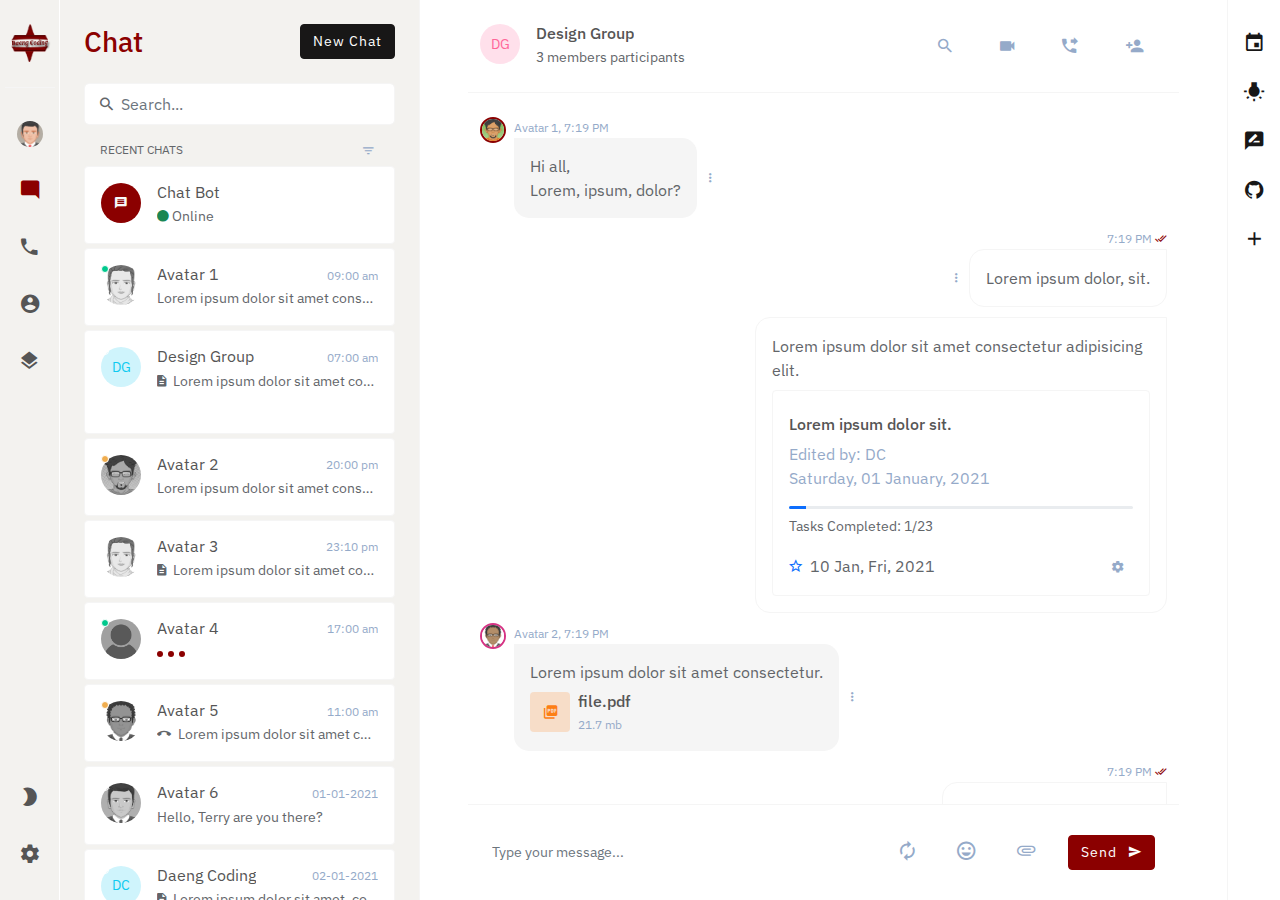
<file: pages/group-chat.html>
<!DOCTYPE html>
<html lang="en">
<meta charset="utf-8">
<meta http-equiv="X-UA-Compatible" content="IE=Edge">
<meta name="viewport" content="width=device-width, initial-scale=1, shrink-to-fit=no">
<meta name="description" content="Responsive Bootstrap 4 and web Application ui kit.">
<title>Group Chat</title>
<link rel="stylesheet" href="../assets/fonts/material-design-iconic-font.min.css">
<link rel="stylesheet" href="../assets/vendor/bootstrap-datepicker.min.css">

<link rel="stylesheet" href="../assets/css/style.min.css">
<body>
<div id="layout" class="theme-cyan">

<div class="navigation navbar justify-content-center py-xl-4 py-md-3 py-0 px-3">

<a href="../index.html" class="brand">
	<img src="../assets/img/logo2.png" alt="" style="width: 50px;">
 </a>

<div class="nav flex-md-column nav-pills flex-grow-1" role="tablist" aria-orientation="vertical">
<a class="mb-xl-3 mb-md-2 nav-link" data-toggle="pill" href="#nav-tab-user" role="tab">
<img src="../assets/img/avatar5.png" class="avatar sm rounded-circle" alt="user avatar" />
</a>
<a class="mb-xl-3 mb-md-2 nav-link active" data-toggle="pill" href="#nav-tab-chat" role="tab"><i class="zmdi zmdi-comment-alt"></i></a>
<a class="mb-xl-3 mb-md-2 nav-link" data-toggle="pill" href="#nav-tab-phone" role="tab"><i class="zmdi zmdi-phone"></i></a>
<a class="mb-xl-3 mb-md-2 nav-link" data-toggle="pill" href="#nav-tab-contact" role="tab"><i class="zmdi zmdi-account-circle"></i></a>
<a class="mb-xl-3 mb-md-2 nav-link d-none d-sm-block flex-grow-1" data-toggle="pill" href="#nav-tab-pages" role="tab"><i class="zmdi zmdi-layers"></i></a>
<a class="mt-xl-3 mt-md-2 nav-link light-dark-toggle" href="javascript:void(0);">
<i class="zmdi zmdi-brightness-2"></i>
<input class="light-dark-btn" type="checkbox">
</a>
<a class="mt-xl-3 mt-md-2 nav-link d-none d-sm-block" href="../pages/settings.html" role="tab"><i class="zmdi zmdi-settings"></i></a>
</div>

<button type="submit" class="btn sidebar-toggle-btn shadow-sm"><i class="zmdi zmdi-menu"></i></button>
</div>


<div class="sidebar border-end py-xl-4 py-3 px-xl-4 px-3">
<div class="tab-content">

<div class="tab-pane fade" id="nav-tab-user" role="tabpanel">

<div class="d-flex justify-content-between align-items-center mb-4">
<h3 class="mb-0 text-primary">Profile</h3>
<div>
<a href="../pages/login.html" title="" class="btn btn-dark">Sign Out</a>
</div>
</div>

<div class="form-group input-group-lg search mb-3">
<i class="zmdi zmdi-search"></i>
<input type="text" class="form-control" placeholder="Search...">
</div>

<div class="card border-0 text-center pt-3 mb-4">
<div class="card-body">
<div class="card-user-avatar">
<img src="../assets/img/avatar5.png" alt="avatar" style="width: 150px" />
<button type="button" class="btn btn-secondary btn-sm"><i class="zmdi zmdi-edit"></i></button>
</div>
<div class="card-user-detail mt-4">
<h5>Your Name</h5>
<span class="text-muted"><a href="">info@domain.com</a></span>
<p>+628xxxxxxx - Makassar (IDN)</p>
<div class="social">
<a class="icon p-2" href="#" data-toggle="tooltip" title="Facebook"><i class="zmdi zmdi-facebook-box"></i></a>
<a class="icon p-2" href="#" data-toggle="tooltip" title="Youtube"><i class="zmdi zmdi-youtube-play"></i></a>
<a class="icon p-2" href="#" data-toggle="tooltip" title="Twitter"><i class="zmdi zmdi-twitter"></i></a>
<a class="icon p-2" href="#" data-toggle="tooltip" title="Instagram"><i class="zmdi zmdi-instagram"></i></a>
</div>
</div>
</div>
</div>

<div class="card border-0">
<ul class="list-group custom list-group-flush">

<li class="list-group-item d-flex justify-content-between align-items-center">
<span>Color scheme</span>
<ul class="choose-skin list-unstyled mb-0">
<li data-theme="indigo" data-toggle="tooltip" title="Theme-Indigo"><div class="indigo"></div></li>
<li class="active" data-theme="cyan" data-toggle="tooltip" title="Theme-Darkred"><div class="cyan"></div></li>
<li data-theme="green" data-toggle="tooltip" title="Theme-Green"><div class="green"></div></li>
<li data-theme="blush" data-toggle="tooltip" title="Theme-Blush"><div class="blush"></div></li>
<li data-theme="dark" data-toggle="tooltip" title="Theme-Dark"><div class="dark"></div></li>
</ul>
</li>
<li class="list-group-item d-flex justify-content-between align-items-center">
<span>Facebook notifications</span>
<label class="c_checkbox">
<input type="checkbox" checked="">
<span class="checkmark"></span>
</label>
</li>
<li class="list-group-item d-flex justify-content-between align-items-center">
<span>Youtube notifications</span>
<label class="c_checkbox">
<input type="checkbox">
<span class="checkmark"></span>
</label>
</li>
<li class="list-group-item d-flex justify-content-between align-items-center">
<span>Twitter notifications</span>
<label class="c_checkbox">
<input type="checkbox">
<span class="checkmark"></span>
</label>
</li>
<li class="list-group-item d-flex justify-content-between align-items-center">
<span>Instagram notifications</span>
<label class="c_checkbox">
<input type="checkbox">
<span class="checkmark"></span>
</label>
</li>
</div>
</div>

<div class="tab-pane fade show active" id="nav-tab-chat" role="tabpanel">

<div class="d-flex justify-content-between align-items-center mb-4">
<h3 class="mb-0 text-primary">Chat</h3>
<div>
<button class="btn btn-dark" type="button">New Chat</button>
</div>
</div>

<div class="form-group input-group-lg search mb-3">
<i class="zmdi zmdi-search"></i>
<input type="text" class="form-control" placeholder="Search...">
</div>

<ul class="chat-list">
<li class="header d-flex justify-content-between ps-3 pe-3 mb-1">
<span>RECENT CHATS</span>
<div class="dropdown">
<a class="btn btn-link px-1 py-0 border-0 text-muted dropdown-toggle" href="#" role="button" data-toggle="dropdown" aria-haspopup="true" aria-expanded="false"><i class="zmdi zmdi-filter-list"></i></a>
<div class="dropdown-menu dropdown-menu-right">
<a class="dropdown-item" href="#">Action</a>
<a class="dropdown-item" href="#">Another action</a>
<a class="dropdown-item" href="#">Something else here</a>
</div>
</div>
</li>
<li>
<a href="../pages/bot-chat.html" class="card">
<div class="card-body">
<div class="media">
<div class="avatar me-3">
<div class="avatar rounded-circle no-image bg-primary text-light">
<span><i class="zmdi zmdi-comment-text"></i></span>
</div>
</div>
<div class="media-body overflow-hidden">
<div class="d-flex align-items-center mb-1">
<h6 class="text-truncate mb-0 me-auto">Chat Bot</h6>
</div>
<div class="text-truncate">
<i class="zmdi zmdi-circle text-success"></i> Online
</div>
</div>
</div>
</div>
</a>
</li>
<li class="online">
<div class="hover_action">
<button type="button" class="btn btn-link text-info"><i class="zmdi zmdi-eye"></i></button>
<button type="button" class="btn btn-link text-warning"><i class="zmdi zmdi-star"></i></button>
<button type="button" class="btn btn-link text-danger"><i class="zmdi zmdi-delete"></i></button>
</div>
<a href="../pages/single-chat.html" class="card">
<div class="card-body">
<div class="media">
<div class="avatar me-3">
<span class="status rounded-circle"></span>
<img class="avatar rounded-circle" src="../assets/img/avatar2.png" alt="avatar">
</div>
<div class="media-body overflow-hidden">
<div class="d-flex align-items-center mb-1">
<h6 class="text-truncate mb-0 me-auto">Avatar 1</h6>
<p class="small text-muted text-nowrap ms-4 mb-0">09:00 am</p>
</div>
<div class="text-truncate">Lorem ipsum dolor sit amet consectetur adipisicing elit...</div>
</div>
</div>
</div>
</a>
</li>
<li>
<div class="hover_action">
<button type="button" class="btn btn-link text-info"><i class="zmdi zmdi-eye"></i></button>
<button type="button" class="btn btn-link text-warning"><i class="zmdi zmdi-star"></i></button>
<button type="button" class="btn btn-link text-danger"><i class="zmdi zmdi-delete"></i></button>
</div>
<a href="../pages/group-chat.html" class="card">
<div class="card-body">
<div class="media">
<div class="avatar me-3">
<span class="status rounded-circle"></span>
<div class="avatar rounded-circle no-image cyan">
<span>DG</span>
</div>
</div>
<div class="media-body overflow-hidden">
<div class="d-flex align-items-center mb-1">
<h6 class="text-truncate mb-0 me-auto">Design Group</h6>
<p class="small text-muted text-nowrap ms-4 mb-0">07:00 am</p>
</div>
<div class="text-truncate">
<i class="zmdi zmdi-file-text me-1"></i> Lorem ipsum dolor sit amet consectetur, adipisicing....
<div class="avatar-list avatar-list-stacked mt-1">
<img class="avatar xs rounded" src="../assets/img/avatar4.png" data-toggle="tooltip" data-placement="top" title="Jojo">
<img class="avatar xs rounded" src="../assets/img/avatar3.png" data-toggle="tooltip" data-placement="top" title="Jeje">
<img class="avatar xs rounded" src="../assets/img/avatar5.png" data-toggle="tooltip" data-placement="top" title="Jaja">
<img class="avatar xs rounded" src="../assets/img/avatar1.jpg" data-toggle="tooltip" data-placement="top" title="Jiji">
</div>
</div>
</div>
</div>
</div>
</a>
</li>
<li class="away">
<div class="hover_action">
<button type="button" class="btn btn-link text-info"><i class="zmdi zmdi-eye"></i></button>
<button type="button" class="btn btn-link text-warning"><i class="zmdi zmdi-star"></i></button>
<button type="button" class="btn btn-link text-danger"><i class="zmdi zmdi-delete"></i></button>
</div>
<a href="#" class="card">
<div class="card-body">
<div class="media">
<div class="avatar me-3">
<span class="status rounded-circle"></span>
<img class="avatar rounded-circle" src="../assets/img/avatar4.png" alt="avatar">
</div>
<div class="media-body overflow-hidden">
<div class="d-flex align-items-center mb-1">
<h6 class="text-truncate mb-0 me-auto">Avatar 2</h6>
<p class="small text-muted text-nowrap ms-4 mb-0">20:00 pm</p>
</div>
<div class="text-truncate">
Lorem ipsum dolor sit amet consectetur.
</div>
</div>
</div>
</div>
</a>
</li>
<li>
<div class="hover_action">
<button type="button" class="btn btn-link text-info"><i class="zmdi zmdi-eye"></i></button>
<button type="button" class="btn btn-link text-warning"><i class="zmdi zmdi-star"></i></button>
<button type="button" class="btn btn-link text-danger"><i class="zmdi zmdi-delete"></i></button>
</div>
<a href="#" class="card">
<div class="card-body">
<div class="media">
<div class="avatar me-3">
<span class="status rounded-circle"></span>
<img class="avatar rounded-circle" src="../assets/img/avatar2.png" alt="avatar">
</div>
<div class="media-body overflow-hidden">
<div class="d-flex align-items-center mb-1">
<h6 class="text-truncate mb-0 me-auto">Avatar 3</h6>
<p class="small text-muted text-nowrap ms-4 mb-0">23:10 pm</p>
</div>
<div class="text-truncate"><i class="zmdi zmdi-file-text me-1"></i> Lorem ipsum dolor sit amet consectetur adipisicing elit. Fuga....</div>
</div>
</div>
</div>
</a>
</li>
<li class="online">
<div class="hover_action">
<button type="button" class="btn btn-link text-info"><i class="zmdi zmdi-eye"></i></button>
<button type="button" class="btn btn-link text-warning"><i class="zmdi zmdi-star"></i></button>
<button type="button" class="btn btn-link text-danger"><i class="zmdi zmdi-delete"></i></button>
</div>
<a href="#" class="card">
<div class="card-body">
<div class="media">
<div class="avatar me-3">
<span class="status rounded-circle"></span>
<img class="avatar rounded-circle" src="../assets/img/avatar1.jpg" alt="avatar">
</div>
<div class="media-body overflow-hidden">
<div class="d-flex align-items-center mb-1">
<h6 class="text-truncate mb-0 me-auto">Avatar 4</h6>
<p class="small text-muted text-nowrap ms-4 mb-0">17:00 am</p>
</div>
<div class="text-truncate">
<div class="wave">
<span class="dot"></span>
<span class="dot"></span>
<span class="dot"></span>
</div>
</div>
</div>
</div>
</div>
</a>
</li>
<li class="away">
<div class="hover_action">
<button type="button" class="btn btn-link text-info"><i class="zmdi zmdi-eye"></i></button>
<button type="button" class="btn btn-link text-warning"><i class="zmdi zmdi-star"></i></button>
<button type="button" class="btn btn-link text-danger"><i class="zmdi zmdi-delete"></i></button>
</div>
<a href="#" class="card">
<div class="card-body">
<div class="media">
<div class="avatar me-3">
<span class="status rounded-circle"></span>
<img class="avatar rounded-circle" src="../assets/img/avatar6.png" alt="avatar">
</div>
<div class="media-body overflow-hidden">
<div class="d-flex align-items-center mb-1">
<h6 class="text-truncate mb-0 me-auto">Avatar 5</h6>
<p class="small text-muted text-nowrap ms-4 mb-0">11:00 am</p>
</div>
<div class="text-truncate"><i class="zmdi zmdi-phone-end me-1"></i> Lorem ipsum dolor sit amet consectetur, adipisicing elit.</div>
</div>
</div>
</div>
</a>
</li>
<li>
<div class="hover_action">
<button type="button" class="btn btn-link text-info"><i class="zmdi zmdi-eye"></i></button>
<button type="button" class="btn btn-link text-warning"><i class="zmdi zmdi-star"></i></button>
<button type="button" class="btn btn-link text-danger"><i class="zmdi zmdi-delete"></i></button>
</div>
<a href="#" class="card">
<div class="card-body">
<div class="media">
<div class="avatar me-3">
<span class="status rounded-circle"></span>
<img class="avatar rounded-circle" src="../assets/img/avatar5.png" alt="avatar">
</div>
<div class="media-body overflow-hidden">
<div class="d-flex align-items-center mb-1">
<h6 class="text-truncate mb-0 me-auto">Avatar 6</h6>
<p class="small text-muted text-nowrap ms-4 mb-0">01-01-2021</p>
</div>
<div class="text-truncate">Hello, Terry are you there?</div>
</div>
</div>
</div>
</a>
</li>
<li>
<div class="hover_action">
<button type="button" class="btn btn-link text-info"><i class="zmdi zmdi-eye"></i></button>
<button type="button" class="btn btn-link text-warning"><i class="zmdi zmdi-star"></i></button>
<button type="button" class="btn btn-link text-danger"><i class="zmdi zmdi-delete"></i></button>
</div>
<a href="#" class="card">
<div class="card-body">
<div class="media">
<div class="avatar me-3">
<span class="status rounded-circle"></span>
<div class="avatar rounded-circle no-image cyan">
<span>DC</span>
</div>
</div>
<div class="media-body overflow-hidden">
<div class="d-flex align-items-center mb-1">
<h6 class="text-truncate mb-0 me-auto">Daeng Coding</h6>
<p class="small text-muted text-nowrap ms-4 mb-0">02-01-2021</p>
</div>
<div class="text-truncate">
<i class="zmdi zmdi-file-text me-1"></i> Lorem ipsum dolor sit amet, consectetur...
</div>
</div>
</div>
</div>
</a>
</li>
<li>
<div class="hover_action">
<button type="button" class="btn btn-link text-info"><i class="zmdi zmdi-eye"></i></button>
<button type="button" class="btn btn-link text-warning"><i class="zmdi zmdi-star"></i></button>
<button type="button" class="btn btn-link text-danger"><i class="zmdi zmdi-delete"></i></button>
</div>
<a href="#" class="card">
<div class="card-body">
<div class="media">
<div class="avatar me-3">
<span class="status rounded-circle"></span>
<div class="avatar rounded-circle no-image green">
<span>JD</span>
</div>
</div>
<div class="media-body overflow-hidden">
<div class="d-flex align-items-center mb-1">
<h6 class="text-truncate mb-0 me-auto">John Doe</h6>
<p class="small text-muted text-nowrap ms-4 mb-0">21:00 pm</p>
</div>
<div class="text-truncate">
Lorem ipsum dolor sit amet consectetur....
<div class="avatar-list avatar-list-stacked mt-1">
<img class="avatar xs rounded" src="../assets/img/avatar1.jpg" data-toggle="tooltip" data-placement="top" title="Jojo">
<img class="avatar xs rounded" src="../assets/img/avatar2.png" data-toggle="tooltip" data-placement="top" title="Jeje">
</div>
</div>
</div>
</div>
</div>
</a>
</li>
<li>
<div class="hover_action">
<button type="button" class="btn btn-link text-info"><i class="zmdi zmdi-eye"></i></button>
<button type="button" class="btn btn-link text-warning"><i class="zmdi zmdi-star"></i></button>
<button type="button" class="btn btn-link text-danger"><i class="zmdi zmdi-delete"></i></button>
</div>
<a href="#" class="card">
<div class="card-body">
<div class="media">
<div class="avatar me-3">
<span class="status rounded-circle"></span>
<img class="avatar rounded-circle" src="../assets/img/avatar3.png" alt="avatar">
</div>
<div class="media-body overflow-hidden">
<div class="d-flex align-items-center mb-1">
<h6 class="text-truncate mb-0 me-auto">Avatar 7</h6>
<p class="small text-muted text-nowrap ms-4 mb-0">03-01-2121</p>
</div>
<div class="text-truncate">Hello, Lorem ipsum dolor sit amet.</div>
</div>
</div>
</div>
</a>
</li>
<li>
<div class="hover_action">
<button type="button" class="btn btn-link text-info"><i class="zmdi zmdi-eye"></i></button>
<button type="button" class="btn btn-link text-warning"><i class="zmdi zmdi-star"></i></button>
<button type="button" class="btn btn-link text-danger"><i class="zmdi zmdi-delete"></i></button>
</div>
<a href="#" class="card">
<div class="card-body">
<div class="media">
<div class="avatar me-3">
<span class="status rounded-circle"></span>
<div class="avatar rounded-circle no-image red">
<span>YC</span>
</div>
</div>
<div class="media-body overflow-hidden">
<div class="d-flex align-items-center mb-1">
<h6 class="text-truncate mb-0 me-auto">Youtube Creator</h6>
<p class="small text-muted text-nowrap ms-4 mb-0">04-01-2021</p>
</div>
<div class="text-truncate">
<i class="zmdi zmdi-file-text me-1"></i> Lorem ipsum dolor sit amet consectetur...
</div>
</div>
</div>
</div>
</a>
</li>
</ul>
</div>

<div class="tab-pane fade" id="nav-tab-phone" role="tabpanel">

<div class="d-flex justify-content-between align-items-center mb-4">
<h3 class="mb-0 text-primary">Call</h3>
<div>
<button class="btn btn-dark" type="button">New Call</button>
</div>
</div>

<div class="form-group input-group-lg search mb-3">
<i class="zmdi zmdi-search"></i>
<input type="text" class="form-control" placeholder="Search...">
</div>

<ul class="chat-list">
<li class="header d-flex justify-content-between ps-3 pe-3 mb-1">
<span>RECENT CALL</span>
<div class="dropdown">
<a class="btn btn-link px-1 py-0 border-0 text-muted dropdown-toggle" href="#" role="button" data-toggle="dropdown" aria-haspopup="true" aria-expanded="false"></a>
<div class="dropdown-menu dropdown-menu-right">
<a class="dropdown-item" href="#">Action</a>
<a class="dropdown-item" href="#">Another action</a>
 <a class="dropdown-item" href="#">Something else here</a>
</div>
</div>
</li>
<li>
<div class="hover_action">
<button type="button" class="btn btn-link text-info"><i class="zmdi zmdi-eye"></i></button>
<button type="button" class="btn btn-link text-warning"><i class="zmdi zmdi-star"></i></button>
<button type="button" class="btn btn-link text-danger"><i class="zmdi zmdi-delete"></i></button>
</div>
<a href="#" class="card">
<div class="card-body">
<div class="media">
<div class="avatar me-3">
<img class="avatar rounded-circle" src="../assets/img/avatar1.jpg" alt="avatar">
</div>
<div class="media-body overflow-hidden">
<div class="d-flex align-items-center mb-1">
<h6 class="text-truncate mb-0 me-auto">Avatar 1</h6>
</div>
<div class="text-truncate">
<i class="zmdi zmdi-phone-missed me-1"></i> Yesterday at 07:00 AM
</div>
</div>
</div>
</div>
</a>
</li>
<li>
<div class="hover_action">
<button type="button" class="btn btn-link text-info"><i class="zmdi zmdi-eye"></i></button>
<button type="button" class="btn btn-link text-warning"><i class="zmdi zmdi-star"></i></button>
<button type="button" class="btn btn-link text-danger"><i class="zmdi zmdi-delete"></i></button>
</div>
<a href="#" class="card">
<div class="card-body">
<div class="media">
<div class="avatar me-3">
<img class="avatar rounded-circle" src="../assets/img/avatar2.png" alt="avatar">
</div>
<div class="media-body overflow-hidden">
<div class="d-flex align-items-center mb-1">
<h6 class="text-truncate mb-0 me-auto">Avatar 2</h6>
</div>
<div class="text-truncate">
<i class="zmdi zmdi-phone-missed me-1"></i> Yesterday at 09:00 AM
</div>
</div>
</div>
</div>
</a>
</li>
<li>
<div class="hover_action">
<button type="button" class="btn btn-link text-info"><i class="zmdi zmdi-eye"></i></button>
<button type="button" class="btn btn-link text-warning"><i class="zmdi zmdi-star"></i></button>
<button type="button" class="btn btn-link text-danger"><i class="zmdi zmdi-delete"></i></button>
</div>
<a href="#" class="card">
<div class="card-body">
 <div class="media">
<div class="avatar me-3">
<img class="avatar rounded-circle" src="../assets/img/avatar3.png" alt="avatar">
</div>
<div class="media-body overflow-hidden">
<div class="d-flex align-items-center mb-1">
<h6 class="text-truncate mb-0 me-auto">Avatar 3</h6>
</div>
<div class="text-truncate">
<i class="zmdi zmdi-phone-missed me-1"></i> Yesterday at 11:21 AM
</div>
</div>
</div>
</div>
</a>
</li>
<li>
<div class="hover_action">
<button type="button" class="btn btn-link text-info"><i class="zmdi zmdi-eye"></i></button>
<button type="button" class="btn btn-link text-warning"><i class="zmdi zmdi-star"></i></button>
<button type="button" class="btn btn-link text-danger"><i class="zmdi zmdi-delete"></i></button>
</div>
<a href="#" class="card">
<div class="card-body">
<div class="media">
<div class="avatar me-3">
<img class="avatar rounded-circle" src="../assets/img/avatar4.png" alt="avatar">
</div>
<div class="media-body overflow-hidden">
<div class="d-flex align-items-center mb-1">
<h6 class="text-truncate mb-0 me-auto">Avatar 4</h6>
</div>
<div class="text-truncate">
<i class="zmdi zmdi-phone-forwarded me-1"></i> Yesterday at 21:00 PM
</div>
</div>
</div>
</div>
</a>
</li>
<li>
<div class="hover_action">
<button type="button" class="btn btn-link text-info"><i class="zmdi zmdi-eye"></i></button>
<button type="button" class="btn btn-link text-warning"><i class="zmdi zmdi-star"></i></button>
<button type="button" class="btn btn-link text-danger"><i class="zmdi zmdi-delete"></i></button>
</div>
<a href="#" class="card">
<div class="card-body">
<div class="media">
<div class="avatar me-3">
<img class="avatar rounded-circle" src="../assets/img/avatar5.png" alt="avatar">
</div>
<div class="media-body overflow-hidden">
<div class="d-flex align-items-center mb-1">
<h6 class="text-truncate mb-0 me-auto">Avatar 5</h6>
</div>
<div class="text-truncate">
<i class="zmdi zmdi-phone-missed me-1"></i> Yesterday at 00:08 AM
</div>
</div>
</div>
 </div>
</a>
</li>
<li>
<div class="hover_action">
<button type="button" class="btn btn-link text-info"><i class="zmdi zmdi-eye"></i></button>
<button type="button" class="btn btn-link text-warning"><i class="zmdi zmdi-star"></i></button>
<button type="button" class="btn btn-link text-danger"><i class="zmdi zmdi-delete"></i></button>
</div>
<a href="#" class="card">
<div class="card-body">
<div class="media">
<div class="avatar me-3">
<img class="avatar rounded-circle" src="../assets/img/avatar6.png" alt="avatar">
</div>
<div class="media-body overflow-hidden">
<div class="d-flex align-items-center mb-1">
<h6 class="text-truncate mb-0 me-auto">Avatar 6</h6>
</div>
<div class="text-truncate">
<i class="zmdi zmdi-phone-forwarded me-1"></i> Yesterday at 16:00 AM
</div>
</div>
</div>
</div>
</a>
</li>
</ul>
</div>

<div class="tab-pane fade" id="nav-tab-contact" role="tabpanel">

<div class="d-flex justify-content-between align-items-center mb-4">
<h3 class="mb-0 text-primary">Contact</h3>
<div>
<button class="btn btn-dark" type="button" data-toggle="modal" data-target="#InviteFriends">Invite Friends</button>
</div>
</div>

<div class="form-group input-group-lg search mb-3">
<i class="zmdi zmdi-search"></i>
<input type="text" class="form-control" placeholder="Search...">
</div>

<ul class="chat-list">
<li class="header d-flex justify-content-between ps-3 pe-3 mb-1">
<span>A</span>
<div class="dropdown">
<a class="btn btn-link px-1 py-0 border-0 text-muted dropdown-toggle" href="#" role="button" data-toggle="dropdown" aria-haspopup="true" aria-expanded="false"></a>
<div class="dropdown-menu dropdown-menu-right">
<a class="dropdown-item" href="#">Action</a>
<a class="dropdown-item" href="#">Another action</a>
<a class="dropdown-item" href="#">Something else here</a>
</div>
</div>
</li>
<li>
<div class="hover_action">
<button type="button" class="btn btn-link text-info"><i class="zmdi zmdi-eye"></i></button>
<button type="button" class="btn btn-link text-warning"><i class="zmdi zmdi-star"></i></button>
<button type="button" class="btn btn-link text-danger"><i class="zmdi zmdi-delete"></i></button>
</div>
<a href="#" class="card">
<div class="card-body">
<div class="media">
 <div class="avatar me-3">
<img class="avatar rounded-circle" src="../assets/img/avatar1.jpg" alt="avatar">
</div>
<div class="media-body overflow-hidden">
<div class="d-flex align-items-center mb-1">
<h6 class="text-truncate mb-0 me-auto">Avatar 1</h6>
</div>
<div class="text-truncate">
last seen 1 day ago
</div>
</div>
</div>
</div>
</a>
</li>
<li>
<div class="hover_action">
<button type="button" class="btn btn-link text-info"><i class="zmdi zmdi-eye"></i></button>
<button type="button" class="btn btn-link text-warning"><i class="zmdi zmdi-star"></i></button>
<button type="button" class="btn btn-link text-danger"><i class="zmdi zmdi-delete"></i></button>
</div>
<a href="#" class="card">
<div class="card-body">
<div class="media">
<div class="avatar me-3">
<img class="avatar rounded-circle" src="../assets/img/avatar2.png" alt="avatar">
</div>
<div class="media-body overflow-hidden">
<div class="d-flex align-items-center mb-1">
<h6 class="text-truncate mb-0 me-auto">Avatar 2</h6>
</div>
<div class="text-truncate">
last seen 2 day ago
</div>
</div>
</div>
</div>
</a>
</li>
<li class="header d-flex justify-content-between ps-3 pe-3 mb-1">
<span>C</span>
</li>
<li>
<div class="hover_action">
<button type="button" class="btn btn-link text-info"><i class="zmdi zmdi-eye"></i></button>
<button type="button" class="btn btn-link text-warning"><i class="zmdi zmdi-star"></i></button>
<button type="button" class="btn btn-link text-danger"><i class="zmdi zmdi-delete"></i></button>
</div>
<a href="#" class="card">
<div class="card-body">
<div class="media">
<div class="avatar me-3">
<img class="avatar rounded-circle" src="../assets/img/avatar3.png" alt="avatar">
</div>
<div class="media-body overflow-hidden">
<div class="d-flex align-items-center mb-1">
<h6 class="text-truncate mb-0 me-auto">Avatar 3</h6>
</div>
<div class="text-truncate">
last seen 3 day ago
</div>
</div>
</div>
</div>
 </a>
</li>
<li>
<div class="hover_action">
<button type="button" class="btn btn-link text-info"><i class="zmdi zmdi-eye"></i></button>
<button type="button" class="btn btn-link text-warning"><i class="zmdi zmdi-star"></i></button>
<button type="button" class="btn btn-link text-danger"><i class="zmdi zmdi-delete"></i></button>
</div>
<a href="#" class="card">
<div class="card-body">
<div class="media">
<div class="avatar me-3">
<img class="avatar rounded-circle" src="../assets/img/avatar4.png" alt="avatar">
</div>
<div class="media-body overflow-hidden">
<div class="d-flex align-items-center mb-1">
<h6 class="text-truncate mb-0 me-auto">Avatar 4</h6>
</div>
<div class="text-truncate">
last seen 1 day ago
</div>
</div>
</div>
</div>
</a>
</li>
<li>
<div class="hover_action">
<button type="button" class="btn btn-link text-info"><i class="zmdi zmdi-eye"></i></button>
<button type="button" class="btn btn-link text-warning"><i class="zmdi zmdi-star"></i></button>
<button type="button" class="btn btn-link text-danger"><i class="zmdi zmdi-delete"></i></button>
</div>
<a href="#" class="card">
<div class="card-body">
<div class="media">
<div class="avatar me-3">
<img class="avatar rounded-circle" src="../assets/img/avatar5.png" alt="avatar">
</div>
<div class="media-body overflow-hidden">
<div class="d-flex align-items-center mb-1">
<h6 class="text-truncate mb-0 me-auto">Avatar 5</h6>
</div>
<div class="text-truncate">
last seen 1 day ago
</div>
</div>
</div>
</div>
</a>
</li>
<li class="header d-flex justify-content-between ps-3 pe-3 mb-1">
<span>D</span>
</li>
<li>
<div class="hover_action">
<button type="button" class="btn btn-link text-info"><i class="zmdi zmdi-eye"></i></button>
<button type="button" class="btn btn-link text-warning"><i class="zmdi zmdi-star"></i></button>
<button type="button" class="btn btn-link text-danger"><i class="zmdi zmdi-delete"></i></button>
</div>
<a href="#" class="card">
<div class="card-body">
<div class="media">
<div class="avatar me-3">
<img class="avatar rounded-circle" src="../assets/img/avatar6.png" alt="avatar">
</div>
<div class="media-body overflow-hidden">
<div class="d-flex align-items-center mb-1">
<h6 class="text-truncate mb-0 me-auto">Avatar 6</h6>
</div>
<div class="text-truncate">
last seen 1 day ago
</div>
</div>
</div>
</div>
</a>
</li>
<li class="header d-flex justify-content-between ps-3 pe-3 mb-1">
<span>M</span>
</li>
<li>
<div class="hover_action">
<button type="button" class="btn btn-link text-info"><i class="zmdi zmdi-eye"></i></button>
<button type="button" class="btn btn-link text-warning"><i class="zmdi zmdi-star"></i></button>
<button type="button" class="btn btn-link text-danger"><i class="zmdi zmdi-delete"></i></button>
</div>
<a href="#" class="card">
<div class="card-body">
<div class="media">
<div class="avatar me-3">
<img class="avatar rounded-circle" src="../assets/img/avatar1.jpg" alt="avatar">
</div>
<div class="media-body overflow-hidden">
<div class="d-flex align-items-center mb-1">
<h6 class="text-truncate mb-0 me-auto">Avatar 7</h6>
</div>
<div class="text-truncate">
last seen 1 day ago
</div>
</div>
</div>
</div>
</a>
</li>
<li>
<div class="hover_action">
<button type="button" class="btn btn-link text-info"><i class="zmdi zmdi-eye"></i></button>
<button type="button" class="btn btn-link text-warning"><i class="zmdi zmdi-star"></i></button>
<button type="button" class="btn btn-link text-danger"><i class="zmdi zmdi-delete"></i></button>
</div>
<a href="#" class="card">
<div class="card-body">
<div class="media">
<div class="avatar me-3">
<img class="avatar rounded-circle" src="../assets/img/avatar2.png" alt="avatar">
</div>
<div class="media-body overflow-hidden">
<div class="d-flex align-items-center mb-1">
<h6 class="text-truncate mb-0 me-auto">Avatar 8</h6>
</div>
<div class="text-truncate">
last seen 1 day ago
</div>
</div>
</div>
</div>
</a>
</li>
<li class="header d-flex justify-content-between ps-3 pe-3 mb-1">
<span>T</span>
</li>
<li>
<div class="hover_action">
<button type="button" class="btn btn-link text-info"><i class="zmdi zmdi-eye"></i></button>
<button type="button" class="btn btn-link text-warning"><i class="zmdi zmdi-star"></i></button>
<button type="button" class="btn btn-link text-danger"><i class="zmdi zmdi-delete"></i></button>
</div>
<a href="#" class="card">
<div class="card-body">
<div class="media">
<div class="avatar me-3">
<img class="avatar rounded-circle" src="../assets/img/avatar3.png" alt="avatar">
</div>
<div class="media-body overflow-hidden">
<div class="d-flex align-items-center mb-1">
<h6 class="text-truncate mb-0 me-auto">Avatar 9</h6>
</div>
<div class="text-truncate">
last seen 1 day ago
</div>
</div>
</div>
</div>
</a>
</li>
</ul>
</div>

<div class="tab-pane fade" id="nav-tab-pages" role="tabpanel">

<div class="d-flex justify-content-between align-items-center mb-4">
<h3 class="mb-0 text-primary">Pages</h3>
</div>

<div class="card border-0">
<ul class="list-group list-group-flush">
<li class="list-group-item border-0 mt-3">
<a class="link" href="../pages/login.html"><i class="zmdi zmdi-label-alt me-2"></i> Login</a>
</li>
<li class="list-group-item border-0">
<a class="link" href="../pages/register.html"><i class="zmdi zmdi-label-alt me-2"></i> Registration</a>
</li>
<li class="list-group-item border-0">
<a class="link" href="../pages/password-reset.html"><i class="zmdi zmdi-label-alt me-2"></i> Reset Password</a>
</li>
<li class="list-group-item border-0">
<a class="link" href="../pages/settings.html"><i class="zmdi zmdi-label-alt me-2"></i> Settings</a>
</li>
<li class="list-group-item border-0">
<a class="link" href="../pages/single-chat.html"><i class="zmdi zmdi-label-alt me-2"></i> Single Chat Room</a>
</li>
<li class="list-group-item border-0">
<a class="link" href="../pages/group-chat.html"><i class="zmdi zmdi-label-alt me-2"></i> Group Chat Room</a>
</li>
<li class="list-group-item border-0">
<a class="link" href="../pages/audio-call.html"><i class="zmdi zmdi-label-alt me-2"></i> Audio Call Room</a>
</li>
<li class="list-group-item border-0">
<a class="link" href="../pages/video-call.html"><i class="zmdi zmdi-label-alt me-2"></i> Video Call Room</a>
</li>
 </ul>
</div>
</div>
</div>
</div>


<div class="rightbar d-none d-md-block">


<div class="nav flex-column nav-pills border-start py-xl-4 py-3 h-100">
<a class="nav-link mb-2 text-center rightbar-link" data-toggle="pill" href="#tab-calendar"><i class="zmdi zmdi-calendar"></i></a>
<a class="nav-link mb-2 text-center rightbar-link" data-toggle="pill" href="#tab-note"><i class="zmdi zmdi-lamp"></i></a>
<a class="nav-link mb-2 text-center rightbar-link" data-toggle="pill" href="#tab-task"><i class="zmdi zmdi-comment-edit"></i></a>
<a class="nav-link mb-2 text-center rightbar-link" data-toggle="pill" href="#tab-github"><i class="zmdi zmdi-github"></i></a>
<a class="nav-link mb-2 text-center" href="#"><i class="zmdi zmdi-plus"></i></a>
</div>
<div class="tab-content py-xl-4 py-3 px-xl-4 px-3">

<div class="tab-pane fade" id="tab-calendar" role="tabpanel">
<div class="header border-bottom pb-4 d-flex justify-content-between">
<div>
<h6 class="mb-0 font-weight-bold">Calendar</h6>
</div>
<div>
<button class="btn btn-link close-sidebar text-muted" type="button"><i class="zmdi zmdi-close"></i></button>
</div>
</div>
<div class="body mt-4">
<div id="mini-calendar"></div>
</div>
</div>

<div class="tab-pane fade" id="tab-note" role="tabpanel">
<div class="header border-bottom pb-4 d-flex justify-content-between">
<div>
<h6 class="mb-0 font-weight-bold">My Notes</h6>
</div>
<div>
<button class="btn btn-link close-sidebar text-muted" type="button"><i class="zmdi zmdi-close"></i></button>
</div>
</div>
<div class="body mt-4">
<div class="add-note">
<form>
<div class="input-group mb-2">
<textarea rows="3" class="form-control" placeholder="Enter a note here.."></textarea>
</div>
<button type="submit" class="btn btn-primary addnote">Add</button>
</form>
<ul class="list-unstyled mt-4">
<li class="card border-0 mb-2">
<span>Lorem ipsum dolor sit amet consectetur adipisicing elit. Ullam non assumenda voluptate.</span>
<button class="btn btn-sm btn-link"><i class="zmdi zmdi-delete text-danger"></i></button>
</li>
<li class="card border-0 mb-2">
<span>Lorem ipsum dolor sit amet consectetur, adipisicing elit.</span>
<button class="btn btn-sm btn-link"><i class="zmdi zmdi-delete text-danger"></i></button>
</li>
</ul>
</div>
</div>
</div>

<div class="tab-pane fade" id="tab-task" role="tabpanel">
<div class="header border-bottom pb-4 d-flex justify-content-between">
<div>
<h6 class="mb-0 font-weight-bold">My Task List</h6>
</div>
<div>
<button class="btn btn-link close-sidebar text-muted" type="button"><i class="zmdi zmdi-close"></i></button>
</div>
</div>
<div class="body mt-4">
<div class="todo-list">
<ul class="list-unstyled todo-list-items">
<li>
<label class="c_checkbox">
<input type="checkbox">
<span class="checkmark"></span>
<span class="ms-2">Lorem ipsum dolor sit amet.</span>
</label>
<button class="btn btn-sm btn-link" type="submit"><i class="zmdi zmdi-delete"></i></button>
</li>
<li>
<label class="c_checkbox">
<input type="checkbox">
<span class="checkmark"></span>
<span class="ms-2">Lorem, ipsum dolor sit amet consectetur.</span>
</label>
<button class="btn btn-sm btn-link" type="submit"><i class="zmdi zmdi-delete"></i></button>
</li>
<li>
<label class="c_checkbox">
<input type="checkbox">
<span class="checkmark"></span>
<span class="ms-2">Lorem ipsum dolor, sit.</span>
</label>
<button class="btn btn-sm btn-link" type="submit"><i class="zmdi zmdi-delete"></i></button>
</li>
<li>
<label class="c_checkbox">
<input type="checkbox">
<span class="checkmark"></span>
<span class="ms-2">Lorem ipsum, dolor sit amet consectetur adipisicing elit.</span>
</label>
<button class="btn btn-sm btn-link" type="submit"><i class="zmdi zmdi-delete"></i></button>
</li>
</ul>
<form class="add-items">
<div class="input-group mb-2">
<textarea rows="3" class="form-control" placeholder="What do you need to do today?"></textarea>
</div>
<button class="add btn btn-primary" type="submit">Add to List</button>
</form>
</div>
</div>
</div>

<div class="tab-pane fade" id="tab-github" role="tabpanel">
<div class="header border-bottom pb-4 d-flex justify-content-between">
<div>
<h6 class="mb-0 font-weight-bold">My Github Activity</h6>
<span class="text-muted">daengcoding</span>
</div>
<div>
<button class="btn btn-link close-sidebar text-muted" type="button"><i class="zmdi zmdi-close"></i></button>
</div>
</div>
<div class="body mt-4">
<div class="card mb-4">
<div class="card-body">
<div class="row align-items-center">
<div class="col">
<div class="d-flex align-items-center">
<img src="../assets/img/avatar5.png" data-toggle="tooltip" title="" alt="Avatar" class="rounded-circle avatar" data-original-title="Avatar Name">
<div class="ms-3">
<a href="#" title="">Avatar 1</a>
<p class="mb-0"><a href="#">info@domain.com</a></p>
</div>
</div>
</div>

<div class="col-auto">
	<div class="dropdown">
		<a href="#" class="btn btn-link btn-sm dropdown-toggle" role="button" data-toggle="dropdown" aria-haspopup="true" data-expanded="false">
			<i class="zmdi zmdi-more-vert zmdi-hc-lg"></i>
		</a>
	<div class="dropdown-menu dropdown-menu-right">
		<a href="#!" class="dropdown-item">Action</a>
		<a href="#!" class="dropdown-item">Another action</a>
		<a href="#!" class="dropdown-item">Something else here</a>
	</div>
	</div>
	</div>
	</div>
	<div class="form-group mt-3 mb-3">
		<textarea rows="3" class="form-control no-resize" placeholder="Please type what you want..."></textarea>
	</div>
	<div class="align-right">
		<button class="btn btn-primary">Push</button>
		<button class="btn btn-link"><i class="zmdi zmdi-attachment text-muted"></i></button>
		<button class="btn btn-link"><i class="zmdi zmdi-camera text-muted"></i></button>
		<button class="btn btn-link"><i class="zmdi zmdi-mood text-muted"></i></button>
	</div>
	</div>
	</div>
	<ol class="activity-feed p-0 ms-3 mb-0 pt-5">
		<li class="feed-item d-flex mb-3 pl-lg-4 ps-3" data-content="" data-time="1 day ago" data-color="yellow">
			<div class="card mb-3">
				<div class="card-body">
					<input type="checkbox" id="expand_1" name="expand_1">
					<label for="expand_1" class="mb-0">
					<b>Request</b> Lorem ipsum dolor sit.
					</label>
					<div class="feed-content">
						<p><b>comments</b> Lorem Ipsum is simply dummy text of the printing and typesetting industry.</p>
					</div>
				</div>
			</div>
		</li>
		<li class="feed-item d-flex mb-3 pl-lg-4 ps-3" data-content="" data-time="2 day ago" data-color="green">
			<div class="card mb-3">
				<div class="card-body">
					<input type="checkbox" id="expand_2" name="expand_2">
					<label for="expand_2" class="mb-0">
					<b>Update</b> Lorem ipsum dolor sit.
					</label>
					<div class="feed-content">
						<p><b>comments</b> Lorem Ipsum is simply dummy text of the printing and typesetting industry.</p>
					</div>
				</div>
			</div>
		</li>
		<li class="feed-item d-flex mb-3 pl-lg-4 ps-3" data-content="" data-time="January 2021" data-color="green">
			<div class="card mb-3">
				<div class="card-body">
					<input type="checkbox" id="expand_3" name="expand_3">
					<label for="expand_3" class="mb-0">
					99 contributions in private repositories
					</label>
					<div class="feed-content">
						<span><a href="#">daengcoding/chat-app-template</a> 11 commits</span>
					</div>
				</div>
			</div>
		</li>
		<li class="feed-item d-flex mb-3 pl-lg-4 ps-3" data-content="" data-time="January 2021" data-color="dark">
			<div class="card mb-3">
				<div class="card-body">
				<input type="checkbox" id="expand_4" name="expand_4">
				<label for="expand_4" class="mb-0">
				<b>DC</b> Lorem ipsum dolor sit.
				</label>
				<div class="feed-content">
				</div>
				</div>
			</div>
		</li>
	</ol>
	</div>
	</div>
	</div>
</div>


<div class="main px-xl-5 px-lg-4 px-3">

<div class="chat-body">

<div class="chat-header border-bottom py-xl-4 py-md-3 py-2">
<div class="container-xxl">
<div class="row align-items-center">

<div class="col-6 col-xl-4">
<div class="media">
<div class="avatar me-3 show-user-detail" data-toggle="tooltip" title="Group details">
<div class="avatar rounded-circle no-image timber">
<span>DG</span>
</div>
</div>
<div class="media-body overflow-hidden">
<div class="d-flex align-items-center mb-1">
<h6 class="text-truncate mb-0 me-auto">Design Group</h6>
</div>
<div class="text-truncate">3 members participants</div>
</div>
</div>
</div>

<div class="col-6 col-xl-8 text-end">
<ul class="nav justify-content-end">
<li class="nav-item list-inline-item d-none d-md-block me-3">
<a href="#" class="nav-link text-muted px-3" data-toggle="collapse" data-target="#chat-search-div" aria-expanded="true" title="Search this chat">
<i class="zmdi zmdi-search zmdi-hc-lg"></i>
</a>
</li>
<li class="nav-item list-inline-item d-none d-sm-block me-3">
<a href="#" class="nav-link text-muted px-3" data-toggle="tooltip" title="Video Call">
<i class="zmdi zmdi-videocam zmdi-hc-lg"></i>
 </a>
</li>
<li class="nav-item list-inline-item d-none d-sm-block me-3">
<a href="#" class="nav-link text-muted px-3" data-toggle="tooltip" title="Call">
<i class="zmdi zmdi-phone-forwarded zmdi-hc-lg"></i>
</a>
</li>
<li class="nav-item list-inline-item add-user-btn">
<a href="#" class="nav-link text-muted px-3" data-toggle="tooltip" title="Add new user">
<i class="zmdi zmdi-account-add zmdi-hc-lg"></i>
</a>
</li>

<li class="nav-item list-inline-item d-block d-sm-none px-3">
<div class="dropdown">
<a class="nav-link text-muted px-0" href="#" data-toggle="dropdown" aria-haspopup="true" aria-expanded="false">
<i class="zmdi zmdi-more-vert zmdi-hc-lg"></i>
</a>
<div class="dropdown-menu dropdown-menu-right">
<a class="dropdown-item" href="#">Search chat</a>
<a class="dropdown-item" href="#">Attache Image</a>
<a class="dropdown-item" href="#">Video call</a>
<a class="dropdown-item" href="#">Call</a>
<a class="dropdown-item" href="#">Add New</a>
</div>
</div>
</li>

</ul>
</div>
</div> 
</div>
</div>

<div class="collapse" id="chat-search-div">
<div class="container-xxl py-2">
<div class="input-group">
<input type="text" class="form-control" placeholder="Find messages in current conversation">
<div class="input-group-append">
<span class="input-group-text text-muted">0 / 0</span>
</div>
<div class="input-group-append">
<button type="button" class="btn btn-secondary">Search</button>
<button type="button" class="btn btn-secondary dropdown-toggle dropdown-toggle-split" data-toggle="dropdown" aria-haspopup="true" aria-expanded="false">
<span class="sr-only">Toggle Dropdown</span>
</button>
<div class="dropdown-menu dropdown-menu-right shadow border-0">
<a class="dropdown-item" href="#">Action</a>
<a class="dropdown-item" href="#">Another action</a>
<a class="dropdown-item" href="#">Something else here</a>
<div role="separator" class="dropdown-divider"></div>
<a class="dropdown-item" href="#">Separated link</a>
</div>
</div>
</div>
</div>
</div>

<div class="chat-content">
<div class="container-xxl">
<ul class="list-unstyled py-4">

<li class="d-flex message">

<div class="mr-lg-3 me-2">
<img class="avatar sm rounded-circle" src="../assets/img/avatar4.png" alt="avatar">
</div>

<div class="message-body">
<span class="date-time text-muted">Avatar 1, 7:19 PM</span>
<div class="message-row d-flex align-items-center">

<div class="message-content p-3">
Hi all, <br> Lorem, ipsum, dolor?
</div>

<div class="dropdown">
<a class="text-muted ms-1 p-2 text-muted" href="#" data-toggle="dropdown" aria-haspopup="true" aria-expanded="false">
<i class="zmdi zmdi-more-vert"></i>
</a>
<div class="dropdown-menu dropdown-menu-right">
<a class="dropdown-item" href="#">Edit</a>
<a class="dropdown-item" href="#">Share</a>
<a class="dropdown-item" href="#">Delete</a>
</div>
</div>

</div>
</div>
</li>

<li class="d-flex message right">
<div class="message-body">
<span class="date-time text-muted">7:19 PM <i class="zmdi zmdi-check-all text-primary"></i></span>
<div class="message-row d-flex align-items-center justify-content-end">

<div class="dropdown">
<a class="text-muted me-1 p-2 text-muted" href="#" data-toggle="dropdown" aria-haspopup="true" aria-expanded="false">
<i class="zmdi zmdi-more-vert"></i>
</a>
<div class="dropdown-menu">
<a class="dropdown-item" href="#">Edit</a>
<a class="dropdown-item" href="#">Share</a>
<a class="dropdown-item" href="#">Delete</a>
</div>
</div>


<div class="message-content border p-3">
Lorem ipsum dolor, sit.
</div>
</div>
<div class="message-row d-flex align-items-center justify-content-end">
<div class="message-content border p-3">
Lorem ipsum dolor sit amet consectetur adipisicing elit.
<div class="card mt-2">
<div class="card-body">
<span class="mb-2 badge badge-success rounded-0 label-absolute">Active</span>
<h6 class="mt-2"><a href="app-project-detail.html">Lorem ipsum dolor sit.</a></h6>
<span class="text-muted">Edited by: DC <br>Saturday, 01 January, 2021</span>
<div class="mt-3 mb-3">
<div class="mb-1 progress" style="height: 3px;">
<div class="progress-bar" role="progressbar" aria-valuenow="5" aria-valuemin="0" aria-valuemax="100" style="width: 5%;"></div>
</div>
<small>Tasks Completed: <span class="text-inverse">1/23</span></small>
</div>
<div class="d-flex">
<a href="#" class="align-self-center me-2"><i class="zmdi zmdi-star-outline"></i></a>
<span class="align-self-center">10 Jan, Fri, 2021</span>
<div class="align-self-center ms-auto">
<div class="dropdown">
<a class="btn btn-sm btn-link py-0 text-muted dropdown-toggle" href="#" role="button" data-toggle="dropdown" aria-expanded="false"><i class="zmdi zmdi-settings"></i></a>
<div class="dropdown-menu dropdown-menu-right" style="">
<a class="dropdown-item" href="#">Action</a>
<a class="dropdown-item" href="#">Another action</a>
<a class="dropdown-item" href="#">Something else here</a>
</div>
</div>
</div>
</div>
</div>
</div>
</div>
</div>
</div>
</li>




<li class="d-flex message">

<div class="mr-lg-3 me-2">
<img class="avatar sm rounded-circle b-pink" src="../assets/img/avatar6.png" alt="avatar">
</div>

<div class="message-body">
<span class="date-time text-muted">Avatar 2, 7:19 PM</span>
<div class="message-row d-flex align-items-center">

<div class="message-content p-3">
Lorem ipsum dolor sit amet consectetur.
<div class="attachment">
<div class="media mt-2">
<div class="avatar me-2">
<div class="avatar rounded no-image orange">
<i class="zmdi zmdi-collection-pdf"></i>
</div>
</div>
<div class="media-body overflow-hidden">
<h6 class="text-truncate mb-0">file.pdf</h6>
<span class="file-size">21.7 mb</span>
</div>
</div>
</div>
</div>

<div class="dropdown">
<a class="text-muted ms-1 p-2 text-muted" href="#" data-toggle="dropdown" aria-haspopup="true" aria-expanded="false">
<i class="zmdi zmdi-more-vert"></i>
</a>
<div class="dropdown-menu dropdown-menu-right">
<a class="dropdown-item" href="#">Edit</a>
<a class="dropdown-item" href="#">Share</a>
<a class="dropdown-item" href="#">Delete</a>
</div>
</div>

</div>
</div>
</li>

<li class="d-flex message right">
<div class="message-body">
<span class="date-time text-muted">7:19 PM <i class="zmdi zmdi-check-all text-primary"></i></span>
<div class="message-row d-flex align-items-center justify-content-end">

<div class="dropdown">
<a class="text-muted me-1 p-2 text-muted" href="#" data-toggle="dropdown" aria-haspopup="true" aria-expanded="false">
<i class="zmdi zmdi-more-vert"></i>
</a>
<div class="dropdown-menu">
<a class="dropdown-item" href="#">Edit</a>
<a class="dropdown-item" href="#">Share</a>
<a class="dropdown-item" href="#">Delete</a>
</div>
</div>


<div class="message-content border p-3">
Hello, Lorem, ipsum, dolor.
</div>
</div>
<div class="message-row d-flex align-items-center justify-content-end">

<div class="dropdown">
<a class="text-muted me-1 p-2 text-muted" href="#" data-toggle="dropdown" aria-haspopup="true" aria-expanded="false">
<i class="zmdi zmdi-more-vert"></i>
</a>
<div class="dropdown-menu">
<a class="dropdown-item" href="#">Edit</a>
<a class="dropdown-item" href="#">Share</a>
<a class="dropdown-item" href="#">Delete</a>
</div>
</div>


<div class="message-content border p-3">
Lorem ipsum dolor, sit amet consectetur adipisicing elit.
<div class="attachment right-file">
<img class="rounded mt-1" src="../assets/img/1.jpg" alt="" />
<img class="rounded mt-1" src="../assets/img/2.jpg" alt="" />
<img class="rounded mt-1" src="../assets/img/3.jpg" alt="" />
</div>
</div>
</div>
</div>
</li>

<li class="d-flex message divider mt-xl-5 mt-md-3 mb-xl-5 mb-md-3">
<small class="text-muted">Today</small>
</li>


<li class="d-flex message">

<div class="mr-lg-3 me-2">
<img class="avatar sm rounded-circle" src="../assets/img/avatar4.png" alt="avatar">
</div>

<div class="message-body">
<span class="date-time text-muted">Avatar 1, 7:19 PM</span>
<div class="message-row d-flex align-items-center">

<div class="message-content p-3">
Lorem ipsum dolor sit amet.
</div>

<div class="dropdown">
<a class="text-muted ms-1 p-2 text-muted" href="#" data-toggle="dropdown" aria-haspopup="true" aria-expanded="false">
<i class="zmdi zmdi-more-vert"></i>
</a>
<div class="dropdown-menu dropdown-menu-right">
<a class="dropdown-item" href="#">Edit</a>
<a class="dropdown-item" href="#">Share</a>
<a class="dropdown-item" href="#">Delete</a>
</div>
</div>

</div>
<div class="message-row d-flex align-items-center">

<div class="message-content p-3">
<div class="mb-1 progress" style="height: 3px;">
<div class="progress-bar" role="progressbar" aria-valuenow="5" aria-valuemin="0" aria-valuemax="100" style="width: 5%;"></div>
</div>
<small>Tasks Completed: <span class="text-inverse">1/23</span></small>
</div>

<div class="dropdown">
<a class="text-muted ms-1 p-2 text-muted" href="#" data-toggle="dropdown" aria-haspopup="true" aria-expanded="false">
<i class="zmdi zmdi-more-vert"></i>
</a>
<div class="dropdown-menu dropdown-menu-right">
<a class="dropdown-item" href="#">Edit</a>
<a class="dropdown-item" href="#">Share</a>
<a class="dropdown-item" href="#">Delete</a>
</div>
</div>

</div>
</div>
</li>
</ul>
</div>
</div>

<div class="chat-footer border-top py-xl-4 py-lg-2 py-2">
<div class="container-xxl">
<div class="row">
<div class="col-12">
<div class="input-group align-items-center">

<input type="text" class="form-control border-0 pl-0" placeholder="Type your message...">

<div class="input-group-append d-none d-sm-block">
<span class="input-group-text border-0">
<button class="btn btn-sm btn-link text-muted" data-toggle="tooltip" title="Refresh" type="button"><i class="zmdi zmdi-refresh font-22"></i></button>
</span>
</div>
<div class="input-group-append">
<span class="input-group-text border-0">
<button class="btn btn-sm btn-link text-muted" data-toggle="tooltip" title="Smaily" type="button"><i class="zmdi zmdi-mood font-22"></i></button>
</span>
</div>
<div class="input-group-append">
<span class="input-group-text border-0">
<button class="btn btn-sm btn-link text-muted" data-toggle="tooltip" title="Attachment" type="button"><i class="zmdi zmdi-attachment font-22"></i></button>
</span>
</div>

<div class="input-group-append">
<span class="input-group-text border-0 pr-0">
<button type="submit" class="btn btn-primary">
<span class="d-none d-md-inline-block me-2">Send</span>
<i class="zmdi zmdi-mail-send"></i>
</button>
</span>
</div>
</div>
</div>
</div> 
</div>
</div>
</div>


<div class="user-detail-sidebar py-xl-4 py-3 px-xl-4 px-3">
<div class="d-flex flex-column">
<div class="header border-bottom pb-4 d-flex justify-content-between">
<div>
<h6 class="mb-0 font-weight-bold">User Details</h6>
</div>
<div>
<button class="btn btn-link text-muted close-chat-sidebar" type="button"><i class="zmdi zmdi-close"></i></button>
</div>
</div>
<div class="body mt-4">
<div class="d-flex justify-content-center">
<div class="avatar xxl">
<img class="avatar xxl rounded-circle" src="../assets/img/avatar3.png" alt="avatar">
</div>
</div>
 <div class="text-center mt-3 mb-5">
<h4>Avatar 1</h4>
<span class="text-muted"><a href="#">info@domain.com</a></span>
<p>+6285xxxxxx - Makassar (IDN)</p>
</div>

<ul class="chat-list">
<li class="header d-flex justify-content-between ps-3 pe-3 mb-1">
<span>mutual friend</span>
</li>
<li>
<a href="#" class="card">
<div class="card-body">
<div class="media">
<div class="avatar me-3">
<img class="avatar rounded-circle" src="../assets/img/avatar2.png" alt="avatar">
</div>
<div class="media-body overflow-hidden">
<div class="d-flex align-items-center mb-1">
<h6 class="text-truncate mb-0 me-auto">Avatar 2</h6>
</div>
<div class="text-truncate">+6285xxxxxx</div>
</div>
</div>
</div>
</a>
</li>
<li>
<a href="#" class="card">
<div class="card-body">
<div class="media">
<div class="avatar me-3">
<img class="avatar rounded-circle" src="../assets/img/avatar4.png" alt="avatar">
</div>
<div class="media-body overflow-hidden">
<div class="d-flex align-items-center mb-1">
<h6 class="text-truncate mb-0 me-auto">Avatar 3</h6>
</div>
<div class="text-truncate">+6285xxxxxx</div>
</div>
</div>
</div>
</a>
</li>
<li>
<a href="#" class="card">
<div class="card-body">
<div class="media">
<div class="avatar me-3">
<img class="avatar rounded-circle" src="../assets/img/avatar1.jpg" alt="avatar">
</div>
<div class="media-body overflow-hidden">
<div class="d-flex align-items-center mb-1">
<h6 class="text-truncate mb-0 me-auto">Avatar 5</h6>
</div>
<div class="text-truncate">+6285xxxxxx</div>
</div>
</div>
</div>
</a>
</li>
</ul>
</div>
</div>
</div>

<div class="addnew-user-sidebar py-xl-4 py-3 px-xl-4 px-3">
<div class="d-flex flex-column">
<div class="header border-bottom pb-4 d-flex justify-content-between">
<div>
<h6 class="mb-0 font-weight-bold">Add new member</h6>
</div>
<div>
<button class="btn btn-link text-muted close-chat-sidebar" type="button"><i class="zmdi zmdi-close"></i></button>
</div>
</div>
<div class="body mt-4">

<div class="form-group input-group-lg search mb-3">
<i class="zmdi zmdi-search"></i>
<input type="text" class="form-control" placeholder="Search...">
</div>

<ul class="chat-list">
<li class="header d-flex justify-content-between ps-3 pe-3 mb-1">
<span>A</span>
<div class="dropdown">
<a class="btn btn-link px-1 py-0 border-0 text-muted dropdown-toggle" href="#" role="button" data-toggle="dropdown" aria-haspopup="true" aria-expanded="false"></a>
<div class="dropdown-menu dropdown-menu-right">
<a class="dropdown-item" href="#">Action</a>
<a class="dropdown-item" href="#">Another action</a>
<a class="dropdown-item" href="#">Something else here</a>
</div>
</div>
</li>
<li>
<div class="hover_action">
<button type="button" class="btn btn-link text-info"><i class="zmdi zmdi-plus-circle"></i></button>
</div>
<a href="#" class="card">
<div class="card-body">
<div class="media">
<div class="avatar me-3">
<img class="avatar rounded-circle" src="../assets/img/avatar1.jpg" alt="avatar">
</div>
<div class="media-body overflow-hidden">
<div class="d-flex align-items-center mb-1">
<h6 class="text-truncate mb-0 me-auto">Avatar 1</h6>
</div>
<div class="text-truncate">
last seen 1 day ago
</div>
</div>
</div>
</div>
</a>
</li>
<li>
<div class="hover_action">
<button type="button" class="btn btn-link text-info"><i class="zmdi zmdi-plus-circle"></i></button>
</div>
<a href="#" class="card">
<div class="card-body">
<div class="media">
<div class="avatar me-3">
<img class="avatar rounded-circle" src="../assets/img/avatar2.png" alt="avatar">
</div>
<div class="media-body overflow-hidden">
<div class="d-flex align-items-center mb-1">
<h6 class="text-truncate mb-0 me-auto">Avatar 2</h6>
</div>
<div class="text-truncate">
last seen 1 day ago
</div>
</div>
</div>
</div>
</a>
</li>
<li>
<div class="hover_action">
<button type="button" class="btn btn-link text-info"><i class="zmdi zmdi-plus-circle"></i></button>
</div>
<a href="#" class="card">
<div class="card-body">
<div class="media">
<div class="avatar me-3">
<img class="avatar rounded-circle" src="../assets/img/avatar3.png" alt="avatar">
</div>
<div class="media-body overflow-hidden">
<div class="d-flex align-items-center mb-1">
<h6 class="text-truncate mb-0 me-auto">Avatar 3</h6>
</div>
<div class="text-truncate">
last seen 1 day ago
</div>
</div>
</div>
</div>
</a>
</li>
<li>
<div class="hover_action">
<button type="button" class="btn btn-link text-info"><i class="zmdi zmdi-plus-circle"></i></button>
</div>
<a href="#" class="card">
<div class="card-body">
<div class="media">
<div class="avatar me-3">
<img class="avatar rounded-circle" src="../assets/img/avatar4.png" alt="avatar">
</div>
<div class="media-body overflow-hidden">
<div class="d-flex align-items-center mb-1">
<h6 class="text-truncate mb-0 me-auto">Avatar 4</h6>
</div>
<div class="text-truncate">
last seen 1 day ago
</div>
</div>
</div>
</div>
</a>
</li>
<li>
<div class="hover_action">
<button type="button" class="btn btn-link text-info"><i class="zmdi zmdi-plus-circle"></i></button>
</div>
<a href="#" class="card">
<div class="card-body">
<div class="media">
<div class="avatar me-3">
<img class="avatar rounded-circle" src="../assets/img/avatar5.png" alt="avatar">
</div>
<div class="media-body overflow-hidden">
<div class="d-flex align-items-center mb-1">
<h6 class="text-truncate mb-0 me-auto">Avatar 5</h6>
</div>
<div class="text-truncate">
last seen 1 day ago
</div>
</div>
</div>
</div>
</a>
</li>
<li class="header d-flex justify-content-between ps-3 pe-3 mb-1">
<span>D</span>
</li>
<li>
<div class="hover_action">
<button type="button" class="btn btn-link text-info"><i class="zmdi zmdi-plus-circle"></i></button>
</div>
<a href="#" class="card">
<div class="card-body">
<div class="media">
<div class="avatar me-3">
<img class="avatar rounded-circle" src="../assets/img/avatar6.png" alt="avatar">
</div>
<div class="media-body overflow-hidden">
<div class="d-flex align-items-center mb-1">
<h6 class="text-truncate mb-0 me-auto">Avatar 6</h6>
</div>
<div class="text-truncate">
last seen 1 day ago
</div>
</div>
</div>
</div>
</a>
</li>
<li class="header d-flex justify-content-between ps-3 pe-3 mb-1">
<span>M</span>
</li>
<li>
<div class="hover_action">
<button type="button" class="btn btn-link text-info"><i class="zmdi zmdi-plus-circle"></i></button>
</div>
<a href="#" class="card">
<div class="card-body">
<div class="media">
<div class="avatar me-3">
<img class="avatar rounded-circle" src="../assets/img/avatar2.png" alt="avatar">
</div>
<div class="media-body overflow-hidden">
<div class="d-flex align-items-center mb-1">
<h6 class="text-truncate mb-0 me-auto">Avatar 7</h6>
</div>
<div class="text-truncate">
last seen 1 day ago
</div>
</div>
</div>
</div>
</a>
</li>
<li>
<div class="hover_action">
<button type="button" class="btn btn-link text-info"><i class="zmdi zmdi-plus-circle"></i></button>
</div>
<a href="#" class="card">
<div class="card-body">
<div class="media">
<div class="avatar me-3">
<img class="avatar rounded-circle" src="../assets/img/avatar3.png" alt="avatar">
</div>
<div class="media-body overflow-hidden">
<div class="d-flex align-items-center mb-1">
<h6 class="text-truncate mb-0 me-auto">Avatar 8</h6>
</div>
<div class="text-truncate">
last seen 1 day ago
</div>
</div>
</div>
</div>
</a>
</li>
<li class="header d-flex justify-content-between ps-3 pe-3 mb-1">
<span>T</span>
</li>
<li>
<div class="hover_action">
<button type="button" class="btn btn-link text-info"><i class="zmdi zmdi-plus-circle"></i></button>
</div>
<a href="#" class="card">
<div class="card-body">
<div class="media">
<div class="avatar me-3">
<img class="avatar rounded-circle" src="../assets/img/avatar4.png" alt="avatar">
</div>
<div class="media-body overflow-hidden">
<div class="d-flex align-items-center mb-1">
<h6 class="text-truncate mb-0 me-auto">Avatar 9</h6>
</div>
<div class="text-truncate">
last seen 1 day ago
</div>
</div>
</div>
</div>
</a>
</li>
</ul>
</div>
</div>
</div>
</div>


<div class="modal fade" id="InviteFriends" tabindex="-1" aria-hidden="true">
<div class="modal-dialog">
<div class="modal-content">
<div class="modal-header">
<h5 class="modal-title">Invite New Friends</h5>
<button type="button" class="close" data-dismiss="modal" aria-label="Close">
<span aria-hidden="true">&times;</span>
</button>
</div>
<div class="modal-body">
<form>
<div class="form-group">
<label>Email address</label>
<input type="email" class="form-control">
<small id="emailHelp" class="form-text text-muted">We'll never share your email with anyone else.</small>
</div>
</form>
<div class="mt-5">
<button type="button" class="btn btn-primary">Send Invite</button>
<button type="button" class="btn btn-link" data-dismiss="modal">Close</button>
</div>
</div>
</div>
</div>
</div>

</div>
<script src="../assets/vendor/jquery/jquery-3.5.1.min.js"></script>
<script src="../assets/vendor/bootstrap.bundle.min.js"></script>

<script src="../assets/vendor/bootstrap-datepicker.min.js"></script>

<script src="../assets/js/template.js"></script></body>
</html>
</file>
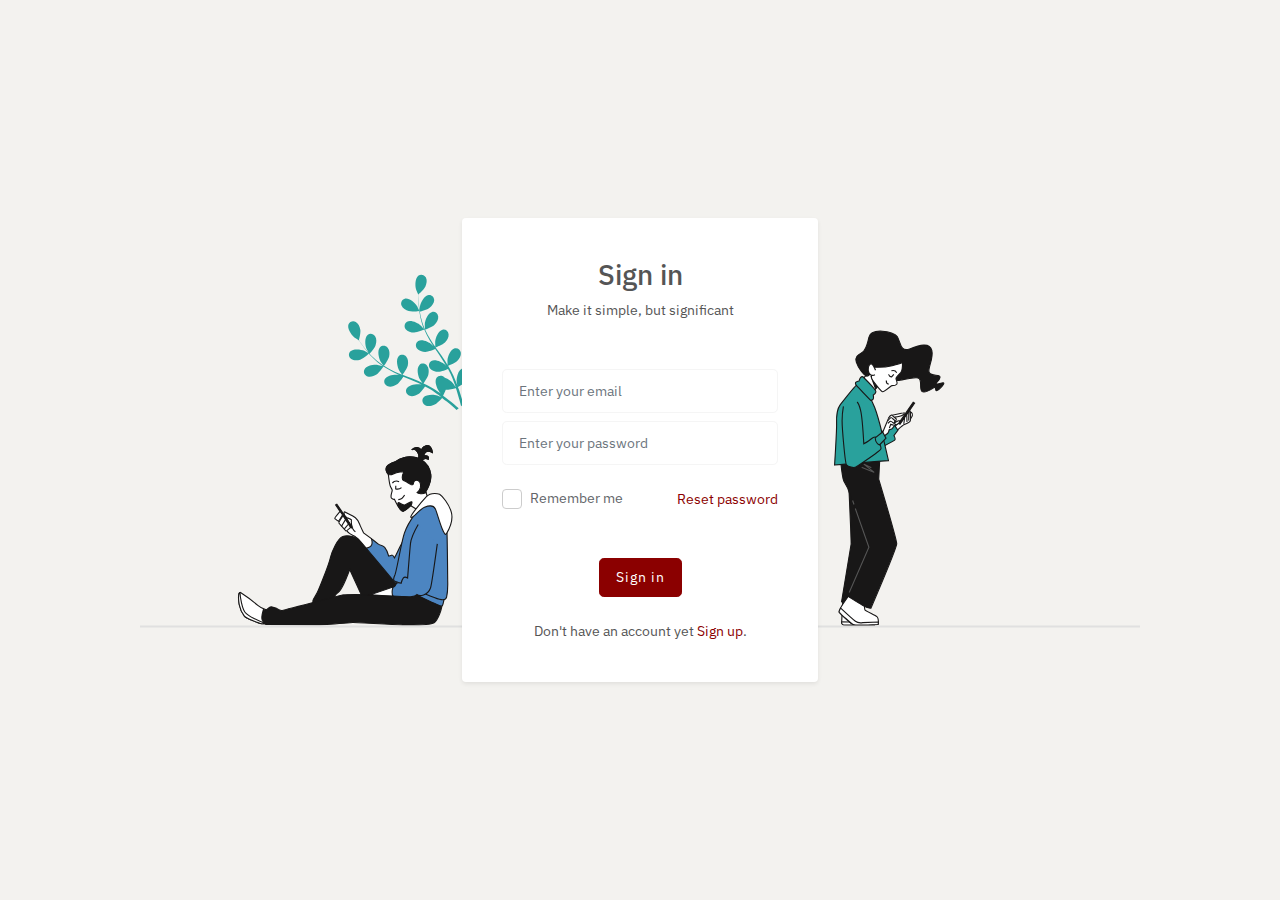
<file: pages/login.html>
<!DOCTYPE html>
<html lang="en">
<meta charset="utf-8">
<meta http-equiv="X-UA-Compatible" content="IE=Edge">
<meta name="viewport" content="width=device-width, initial-scale=1, shrink-to-fit=no">
<meta name="description" content="Responsive Bootstrap 4 and web Application ui kit.">
<title>Login Page</title>


<link rel="stylesheet" href="../assets/fonts/material-design-iconic-font.min.css">

<link rel="stylesheet" href="../assets/css/style.min.css">
<body>
<div id="layout" class="theme-cyan">
<div class="authentication">
<div class="container d-flex flex-column">
<div class="row align-items-center justify-content-center no-gutters min-vh-100">
<div class="col-12 col-md-7 col-lg-5 col-xl-4 py-md-11">
<div class="card border-0 shadow-sm">
<div class="card-body">

<h3 class="text-center">Sign in</h3>

<p class="text-center mb-6">Make it simple, but significant</p>

<form class="mb-4 mt-5">

<div class="input-group mb-2">
<input type="email" class="form-control form-control-lg" placeholder="Enter your email">
</div>

<div class="input-group mb-4">
<input type="password" class="form-control form-control-lg" placeholder="Enter your password">
</div>
<div class="form-group d-flex justify-content-between">
<label class="c_checkbox">
<input type="checkbox">
<span class="ms-2 todo_name">Remember me</span>
<span class="checkmark"></span>
</label>
<a class="link" href="password-reset.html">Reset password</a>
</div>

<div class="text-center mt-5">
<a href="../index.html" class="btn btn-lg btn-primary" title="">Sign in</a>
</div>
</form>

<p class="text-center mb-0">Don't have an account yet <a class="link" href="register.html">Sign up</a>.</p>
</div>
</div>
</div>
<div class="signin-img d-none d-lg-block text-center">
<img src="../assets/img/auth-img.svg" alt="Sign In Image" />
</div>
</div> 
</div>
</div>
</div>

<script src="../assets/vendor/jquery/jquery-3.5.1.min.js"></script>
<script src="../assets/vendor/bootstrap.bundle.min.js" type="4e0bc989cbeb948c413aa73d-text/javascript"></script>

</body>
</html>
</file>
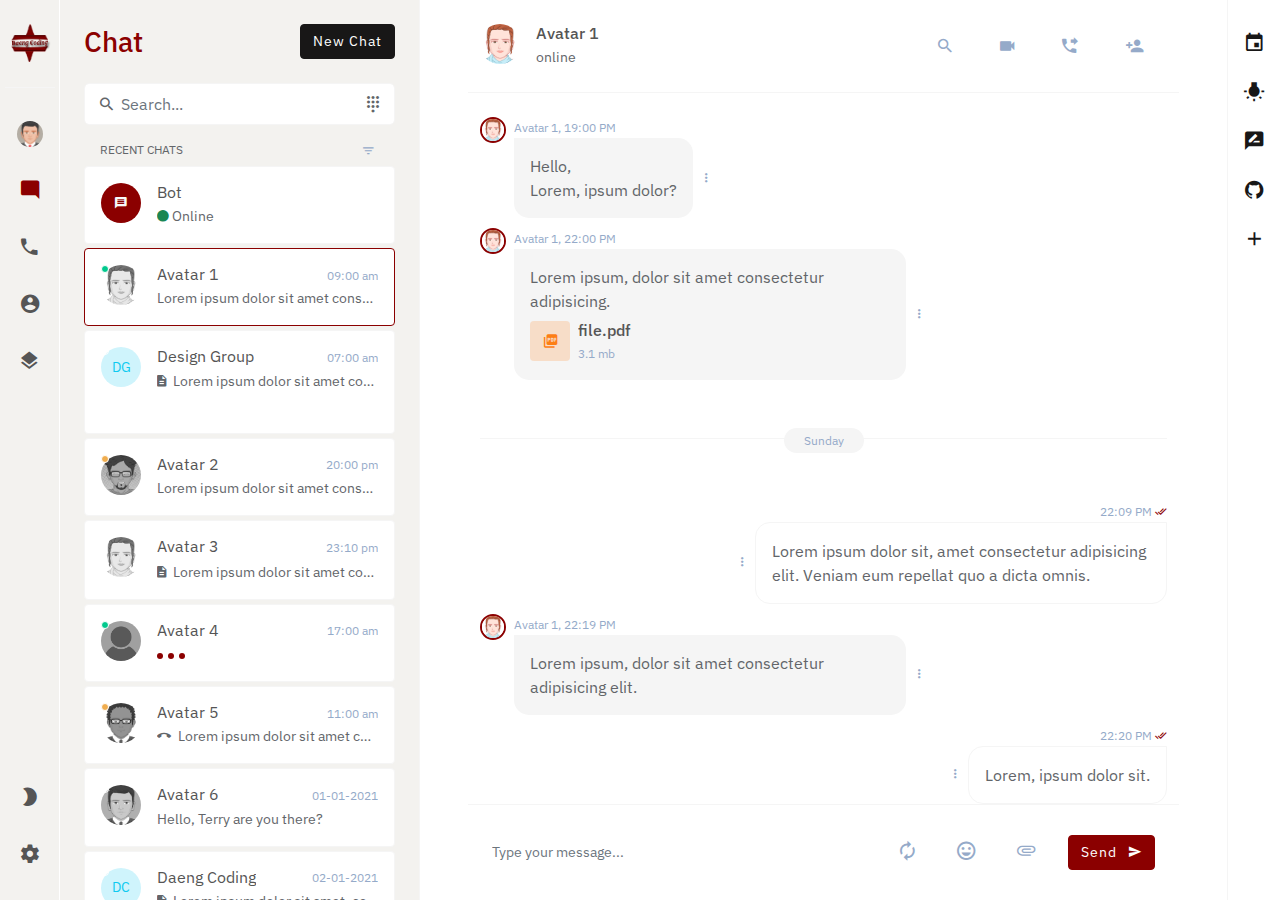
<file: pages/single-chat.html>
<!DOCTYPE html>
<html lang="en">
<meta charset="utf-8">
<meta http-equiv="X-UA-Compatible" content="IE=Edge">
<meta name="viewport" content="width=device-width, initial-scale=1, shrink-to-fit=no">
<meta name="description" content="">
<title>Private Chat</title>


<link rel="stylesheet" href="../assets/fonts/material-design-iconic-font.min.css">
<link rel="stylesheet" href="../assets/vendor/bootstrap-datepicker.min.css">

<link rel="stylesheet" href="../assets/css/style.min.css">
<body>
<div id="layout" class="theme-cyan">

<div class="navigation navbar justify-content-center py-xl-4 py-md-3 py-0 px-3">

<a href="../index.html" class="brand">
	<img src="../assets/img/logo2.png" alt="" style="width: 50px;">
 </a>

<div class="nav flex-md-column nav-pills flex-grow-1" role="tablist" aria-orientation="vertical">
<a class="mb-xl-3 mb-md-2 nav-link" data-toggle="pill" href="#nav-tab-user" role="tab">
<img src="../assets/img/avatar5.png" class="avatar sm rounded-circle" alt="user avatar" />
</a>
<a class="mb-xl-3 mb-md-2 nav-link active" data-toggle="pill" href="#nav-tab-chat" role="tab"><i class="zmdi zmdi-comment-alt"></i></a>
<a class="mb-xl-3 mb-md-2 nav-link" data-toggle="pill" href="#nav-tab-phone" role="tab"><i class="zmdi zmdi-phone"></i></a>
<a class="mb-xl-3 mb-md-2 nav-link" data-toggle="pill" href="#nav-tab-contact" role="tab"><i class="zmdi zmdi-account-circle"></i></a>
<a class="mb-xl-3 mb-md-2 nav-link d-none d-sm-block flex-grow-1" data-toggle="pill" href="#nav-tab-pages" role="tab"><i class="zmdi zmdi-layers"></i></a>
<a class="mt-xl-3 mt-md-2 nav-link light-dark-toggle" href="javascript:void(0);">
<i class="zmdi zmdi-brightness-2"></i>
<input class="light-dark-btn" type="checkbox">
</a>
<a class="mt-xl-3 mt-md-2 nav-link d-none d-sm-block" href="../pages/settings.html" role="tab"><i class="zmdi zmdi-settings"></i></a>
</div>

<button type="submit" class="btn sidebar-toggle-btn shadow-sm"><i class="zmdi zmdi-menu"></i></button>
</div>


<div class="sidebar border-end py-xl-4 py-3 px-xl-4 px-3">
<div class="tab-content">

<div class="tab-pane fade" id="nav-tab-user" role="tabpanel">

<div class="d-flex justify-content-between align-items-center mb-4">
<h3 class="mb-0 text-primary">Profile</h3>
<div>
<a href="../pages/login.html" title="" class="btn btn-dark">Sign Out</a>
</div>
</div>

<div class="form-group input-group-lg search mb-3">
<i class="zmdi zmdi-search"></i>
<i class="zmdi zmdi-dialpad"></i>
<input type="text" class="form-control" placeholder="Search...">
</div>

<div class="card border-0 text-center pt-3 mb-4">
<div class="card-body">
<div class="card-user-avatar">
<img src="../assets/img/avatar5.png" alt="avatar" style="width: 150px" />
<button type="button" class="btn btn-secondary btn-sm"><i class="zmdi zmdi-edit"></i></button>
</div>
<div class="card-user-detail mt-4">
<h5>Your Name</h5>
<span class="text-muted"><a href="">info@domain.com</a></span>
<p>+628xxxxxxx - Makassar (IDN)</p>
<div class="social">
<a class="icon p-2" href="#" data-toggle="tooltip" title="Facebook"><i class="zmdi zmdi-facebook-box"></i></a>
<a class="icon p-2" href="#" data-toggle="tooltip" title="Youtube"><i class="zmdi zmdi-youtube-play"></i></a>
<a class="icon p-2" href="#" data-toggle="tooltip" title="Twitter"><i class="zmdi zmdi-twitter"></i></a>
<a class="icon p-2" href="#" data-toggle="tooltip" title="Instagram"><i class="zmdi zmdi-instagram"></i></a>
</div>
</div>
</div>
</div>

<div class="card border-0">
<ul class="list-group custom list-group-flush">

<li class="list-group-item d-flex justify-content-between align-items-center">
<span>Color scheme</span>
<ul class="choose-skin list-unstyled mb-0">
<li data-theme="indigo" data-toggle="tooltip" title="Theme-Indigo"><div class="indigo"></div></li>
<li class="active" data-theme="cyan" data-toggle="tooltip" title="Theme-Darkred"><div class="cyan"></div></li>
<li data-theme="green" data-toggle="tooltip" title="Theme-Green"><div class="green"></div></li>
<li data-theme="blush" data-toggle="tooltip" title="Theme-Blush"><div class="blush"></div></li>
<li data-theme="dark" data-toggle="tooltip" title="Theme-Dark"><div class="dark"></div></li>
</ul>
</li>
<li class="list-group-item d-flex justify-content-between align-items-center">
<span>Facebook notifications</span>
<label class="c_checkbox">
<input type="checkbox" checked="">
<span class="checkmark"></span>
</label>
</li>
<li class="list-group-item d-flex justify-content-between align-items-center">
<span>Youtube notifications</span>
<label class="c_checkbox">
<input type="checkbox">
<span class="checkmark"></span>
</label>
</li>
<li class="list-group-item d-flex justify-content-between align-items-center">
<span>Twitter notifications</span>
<label class="c_checkbox">
<input type="checkbox">
<span class="checkmark"></span>
</label>
</li>
<li class="list-group-item d-flex justify-content-between align-items-center">
<span>Instagram notifications</span>
<label class="c_checkbox">
<input type="checkbox">
<span class="checkmark"></span>
</label>
</li>
</div>
</div>

<div class="tab-pane fade show active" id="nav-tab-chat" role="tabpanel">

<div class="d-flex justify-content-between align-items-center mb-4">
<h3 class="mb-0 text-primary">Chat</h3>
<div>
<button class="btn btn-dark" type="button">New Chat</button>
</div>
</div>

<div class="form-group input-group-lg search mb-3">
<i class="zmdi zmdi-search"></i>
<i class="zmdi zmdi-dialpad"></i>
<input type="text" class="form-control" placeholder="Search...">
</div>

<ul class="chat-list">
<li class="header d-flex justify-content-between ps-3 pe-3 mb-1">
<span>RECENT CHATS</span>
<div class="dropdown">
<a class="btn btn-link px-1 py-0 border-0 text-muted dropdown-toggle" href="#" role="button" data-toggle="dropdown" aria-haspopup="true" aria-expanded="false"><i class="zmdi zmdi-filter-list"></i></a>
<div class="dropdown-menu dropdown-menu-right">
<a class="dropdown-item" href="#">Action</a>
<a class="dropdown-item" href="#">Another action</a>
<a class="dropdown-item" href="#">Something else here</a>
</div>
</div>
</li>
<li>
<a href="bot-chat.html" class="card">
<div class="card-body">
<div class="media">
<div class="avatar me-3">
<div class="avatar rounded-circle no-image bg-primary text-light">
<span><i class="zmdi zmdi-comment-text"></i></span>
</div>
</div>
<div class="media-body overflow-hidden">
<div class="d-flex align-items-center mb-1">
<h6 class="text-truncate mb-0 me-auto">Bot</h6>
</div>
<div class="text-truncate">
<i class="zmdi zmdi-circle text-success"></i> Online
</div>
</div>
</div>
</div>
</a>
</li>
<li class="online active">
<div class="hover_action">
<button type="button" class="btn btn-link text-info"><i class="zmdi zmdi-eye"></i></button>
<button type="button" class="btn btn-link text-warning"><i class="zmdi zmdi-star"></i></button>
<button type="button" class="btn btn-link text-danger"><i class="zmdi zmdi-delete"></i></button>
</div>
<a href="../pages/single-chat.html" class="card">
<div class="card-body">
<div class="media">
<div class="avatar me-3">
<span class="status rounded-circle"></span>
<img class="avatar rounded-circle" src="../assets/img/avatar2.png" alt="avatar">
</div>
<div class="media-body overflow-hidden">
<div class="d-flex align-items-center mb-1">
<h6 class="text-truncate mb-0 me-auto">Avatar 1</h6>
<p class="small text-muted text-nowrap ms-4 mb-0">09:00 am</p>
</div>
<div class="text-truncate">Lorem ipsum dolor sit amet consectetur adipisicing elit...</div>
</div>
</div>
</div>
</a>
</li>
<li>
<div class="hover_action">
<button type="button" class="btn btn-link text-info"><i class="zmdi zmdi-eye"></i></button>
<button type="button" class="btn btn-link text-warning"><i class="zmdi zmdi-star"></i></button>
<button type="button" class="btn btn-link text-danger"><i class="zmdi zmdi-delete"></i></button>
</div>
<a href="group-chat.html" class="card">
<div class="card-body">
<div class="media">
<div class="avatar me-3">
<span class="status rounded-circle"></span>
<div class="avatar rounded-circle no-image cyan">
<span>DG</span>
</div>
</div>
<div class="media-body overflow-hidden">
<div class="d-flex align-items-center mb-1">
<h6 class="text-truncate mb-0 me-auto">Design Group</h6>
<p class="small text-muted text-nowrap ms-4 mb-0">07:00 am</p>
</div>
<div class="text-truncate">
<i class="zmdi zmdi-file-text me-1"></i> Lorem ipsum dolor sit amet consectetur, adipisicing....
<div class="avatar-list avatar-list-stacked mt-1">
<img class="avatar xs rounded" src="../assets/img/avatar4.png" data-toggle="tooltip" data-placement="top" title="Jojo">
<img class="avatar xs rounded" src="../assets/img/avatar3.png" data-toggle="tooltip" data-placement="top" title="Jeje">
<img class="avatar xs rounded" src="../assets/img/avatar5.png" data-toggle="tooltip" data-placement="top" title="Jaja">
<img class="avatar xs rounded" src="../assets/img/avatar1.jpg" data-toggle="tooltip" data-placement="top" title="Jiji">
</div>
</div>
</div>
</div>
</div>
</a>
</li>
<li class="away">
<div class="hover_action">
<button type="button" class="btn btn-link text-info"><i class="zmdi zmdi-eye"></i></button>
<button type="button" class="btn btn-link text-warning"><i class="zmdi zmdi-star"></i></button>
<button type="button" class="btn btn-link text-danger"><i class="zmdi zmdi-delete"></i></button>
</div>
<a href="single-chat-2.html" class="card">
<div class="card-body">
<div class="media">
<div class="avatar me-3">
<span class="status rounded-circle"></span>
<img class="avatar rounded-circle" src="../assets/img/avatar4.png" alt="avatar">
</div>
<div class="media-body overflow-hidden">
<div class="d-flex align-items-center mb-1">
<h6 class="text-truncate mb-0 me-auto">Avatar 2</h6>
<p class="small text-muted text-nowrap ms-4 mb-0">20:00 pm</p>
</div>
<div class="text-truncate">
Lorem ipsum dolor sit amet consectetur.
</div>
</div>
</div>
</div>
</a>
</li>
<li>
<div class="hover_action">
<button type="button" class="btn btn-link text-info"><i class="zmdi zmdi-eye"></i></button>
<button type="button" class="btn btn-link text-warning"><i class="zmdi zmdi-star"></i></button>
<button type="button" class="btn btn-link text-danger"><i class="zmdi zmdi-delete"></i></button>
</div>
<a href="#" class="card">
<div class="card-body">
<div class="media">
<div class="avatar me-3">
<span class="status rounded-circle"></span>
<img class="avatar rounded-circle" src="../assets/img/avatar2.png" alt="avatar">
</div>
<div class="media-body overflow-hidden">
<div class="d-flex align-items-center mb-1">
<h6 class="text-truncate mb-0 me-auto">Avatar 3 <span class="badge badge-info">4</span></h6>
<p class="small text-muted text-nowrap ms-4 mb-0">23:10 pm</p>
</div>
<div class="text-truncate"><i class="zmdi zmdi-file-text me-1"></i> Lorem ipsum dolor sit amet consectetur adipisicing elit. Fuga....</div>
</div>
</div>
</div>
</a>
</li>
<li class="online">
<div class="hover_action">
<button type="button" class="btn btn-link text-info"><i class="zmdi zmdi-eye"></i></button>
<button type="button" class="btn btn-link text-warning"><i class="zmdi zmdi-star"></i></button>
<button type="button" class="btn btn-link text-danger"><i class="zmdi zmdi-delete"></i></button>
</div>
<a href="#" class="card">
<div class="card-body">
<div class="media">
<div class="avatar me-3">
<span class="status rounded-circle"></span>
<img class="avatar rounded-circle" src="../assets/img/avatar1.jpg" alt="avatar">
</div>
<div class="media-body overflow-hidden">
<div class="d-flex align-items-center mb-1">
<h6 class="text-truncate mb-0 me-auto">Avatar 4</h6>
<p class="small text-muted text-nowrap ms-4 mb-0">17:00 am</p>
</div>
<div class="text-truncate">
<div class="wave">
<span class="dot"></span>
<span class="dot"></span>
<span class="dot"></span>
</div>
</div>
</div>
</div>
</div>
</a>
</li>
<li class="away">
<div class="hover_action">
<button type="button" class="btn btn-link text-info"><i class="zmdi zmdi-eye"></i></button>
<button type="button" class="btn btn-link text-warning"><i class="zmdi zmdi-star"></i></button>
<button type="button" class="btn btn-link text-danger"><i class="zmdi zmdi-delete"></i></button>
</div>
<a href="#" class="card">
<div class="card-body">
<div class="media">
<div class="avatar me-3">
<span class="status rounded-circle"></span>
<img class="avatar rounded-circle" src="../assets/img/avatar6.png" alt="avatar">
</div>
<div class="media-body overflow-hidden">
<div class="d-flex align-items-center mb-1">
<h6 class="text-truncate mb-0 me-auto">Avatar 5</h6>
<p class="small text-muted text-nowrap ms-4 mb-0">11:00 am</p>
</div>
<div class="text-truncate"><i class="zmdi zmdi-phone-end me-1"></i> Lorem ipsum dolor sit amet consectetur, adipisicing elit.</div>
</div>
</div>
</div>
</a>
</li>
<li>
<div class="hover_action">
<button type="button" class="btn btn-link text-info"><i class="zmdi zmdi-eye"></i></button>
<button type="button" class="btn btn-link text-warning"><i class="zmdi zmdi-star"></i></button>
<button type="button" class="btn btn-link text-danger"><i class="zmdi zmdi-delete"></i></button>
</div>
<a href="#" class="card">
<div class="card-body">
<div class="media">
<div class="avatar me-3">
<span class="status rounded-circle"></span>
<img class="avatar rounded-circle" src="../assets/img/avatar5.png" alt="avatar">
</div>
<div class="media-body overflow-hidden">
<div class="d-flex align-items-center mb-1">
<h6 class="text-truncate mb-0 me-auto">Avatar 6</h6>
<p class="small text-muted text-nowrap ms-4 mb-0">01-01-2021</p>
</div>
<div class="text-truncate">Hello, Terry are you there?</div>
</div>
</div>
</div>
</a>
</li>
<li>
<div class="hover_action">
<button type="button" class="btn btn-link text-info"><i class="zmdi zmdi-eye"></i></button>
<button type="button" class="btn btn-link text-warning"><i class="zmdi zmdi-star"></i></button>
<button type="button" class="btn btn-link text-danger"><i class="zmdi zmdi-delete"></i></button>
</div>
<a href="#" class="card">
<div class="card-body">
<div class="media">
<div class="avatar me-3">
<span class="status rounded-circle"></span>
<div class="avatar rounded-circle no-image cyan">
<span>DC</span>
</div>
</div>
<div class="media-body overflow-hidden">
<div class="d-flex align-items-center mb-1">
<h6 class="text-truncate mb-0 me-auto">Daeng Coding</h6>
<p class="small text-muted text-nowrap ms-4 mb-0">02-01-2021</p>
</div>
<div class="text-truncate">
<i class="zmdi zmdi-file-text me-1"></i> Lorem ipsum dolor sit amet, consectetur...
</div>
</div>
</div>
</div>
</a>
</li>
<li>
<div class="hover_action">
<button type="button" class="btn btn-link text-info"><i class="zmdi zmdi-eye"></i></button>
<button type="button" class="btn btn-link text-warning"><i class="zmdi zmdi-star"></i></button>
<button type="button" class="btn btn-link text-danger"><i class="zmdi zmdi-delete"></i></button>
</div>
<a href="#" class="card">
<div class="card-body">
<div class="media">
<div class="avatar me-3">
<span class="status rounded-circle"></span>
<div class="avatar rounded-circle no-image green">
<span>JD</span>
</div>
</div>
<div class="media-body overflow-hidden">
<div class="d-flex align-items-center mb-1">
<h6 class="text-truncate mb-0 me-auto">John Doe</h6>
<p class="small text-muted text-nowrap ms-4 mb-0">21:00 pm</p>
</div>
<div class="text-truncate">
Lorem ipsum dolor sit amet consectetur....
<div class="avatar-list avatar-list-stacked mt-1">
<img class="avatar xs rounded" src="../assets/img/avatar1.jpg" data-toggle="tooltip" data-placement="top" title="Jojo">
<img class="avatar xs rounded" src="../assets/img/avatar2.png" data-toggle="tooltip" data-placement="top" title="Jeje">
</div>
</div>
</div>
</div>
</div>
</a>
</li>
<li>
<div class="hover_action">
<button type="button" class="btn btn-link text-info"><i class="zmdi zmdi-eye"></i></button>
<button type="button" class="btn btn-link text-warning"><i class="zmdi zmdi-star"></i></button>
<button type="button" class="btn btn-link text-danger"><i class="zmdi zmdi-delete"></i></button>
</div>
<a href="#" class="card">
<div class="card-body">
<div class="media">
<div class="avatar me-3">
<span class="status rounded-circle"></span>
<img class="avatar rounded-circle" src="../assets/img/avatar3.png" alt="avatar">
</div>
<div class="media-body overflow-hidden">
<div class="d-flex align-items-center mb-1">
<h6 class="text-truncate mb-0 me-auto">Avatar 7</h6>
<p class="small text-muted text-nowrap ms-4 mb-0">03-01-2121</p>
</div>
<div class="text-truncate">Hello, Lorem ipsum dolor sit amet.</div>
</div>
</div>
</div>
</a>
</li>
<li>
<div class="hover_action">
<button type="button" class="btn btn-link text-info"><i class="zmdi zmdi-eye"></i></button>
<button type="button" class="btn btn-link text-warning"><i class="zmdi zmdi-star"></i></button>
<button type="button" class="btn btn-link text-danger"><i class="zmdi zmdi-delete"></i></button>
</div>
<a href="#" class="card">
<div class="card-body">
<div class="media">
<div class="avatar me-3">
<span class="status rounded-circle"></span>
<div class="avatar rounded-circle no-image red">
<span>YC</span>
</div>
</div>
<div class="media-body overflow-hidden">
<div class="d-flex align-items-center mb-1">
<h6 class="text-truncate mb-0 me-auto">Youtube Creator</h6>
<p class="small text-muted text-nowrap ms-4 mb-0">04-01-2021</p>
</div>
<div class="text-truncate">
<i class="zmdi zmdi-file-text me-1"></i> Lorem ipsum dolor sit amet consectetur...
</div>
</div>
</div>
</div>
</a>
</li>
</ul>
</div>

<div class="tab-pane fade" id="nav-tab-phone" role="tabpanel">

<div class="d-flex justify-content-between align-items-center mb-4">
<h3 class="mb-0 text-primary">Call</h3>
<div>
<button class="btn btn-dark" type="button">New Call</button>
</div>
</div>

<div class="form-group input-group-lg search mb-3">
<i class="zmdi zmdi-search"></i>
<i class="zmdi zmdi-dialpad"></i>
<input type="text" class="form-control" placeholder="Search...">
</div>

<ul class="chat-list">
<li class="header d-flex justify-content-between ps-3 pe-3 mb-1">
<span>RECENT CALL</span>
<div class="dropdown">
<a class="btn btn-link px-1 py-0 border-0 text-muted dropdown-toggle" href="#" role="button" data-toggle="dropdown" aria-haspopup="true" aria-expanded="false"></a>
<div class="dropdown-menu dropdown-menu-right">
<a class="dropdown-item" href="#">Action</a>
<a class="dropdown-item" href="#">Another action</a>
<a class="dropdown-item" href="#">Something else here</a>
</div>
</div>
</li>
<li>
<div class="hover_action">
<button type="button" class="btn btn-link text-info"><i class="zmdi zmdi-eye"></i></button>
<button type="button" class="btn btn-link text-warning"><i class="zmdi zmdi-star"></i></button>
<button type="button" class="btn btn-link text-danger"><i class="zmdi zmdi-delete"></i></button>
</div>
<a href="#" class="card">
<div class="card-body">
<div class="media">
<div class="avatar me-3">
<img class="avatar rounded-circle" src="../assets/img/avatar1.jpg" alt="avatar">
</div>
<div class="media-body overflow-hidden">
<div class="d-flex align-items-center mb-1">
<h6 class="text-truncate mb-0 me-auto">Avatar 1</h6>
</div>
<div class="text-truncate">
<i class="zmdi zmdi-phone-missed me-1"></i> Yesterday at 07:00 AM
</div>
</div>
</div>
</div>
</a>
</li>
<li>
<div class="hover_action">
<button type="button" class="btn btn-link text-info"><i class="zmdi zmdi-eye"></i></button>
<button type="button" class="btn btn-link text-warning"><i class="zmdi zmdi-star"></i></button>
<button type="button" class="btn btn-link text-danger"><i class="zmdi zmdi-delete"></i></button>
</div>
<a href="#" class="card">
<div class="card-body">
<div class="media">
<div class="avatar me-3">
<img class="avatar rounded-circle" src="../assets/img/avatar2.png" alt="avatar">
</div>
<div class="media-body overflow-hidden">
<div class="d-flex align-items-center mb-1">
<h6 class="text-truncate mb-0 me-auto">Avatar 2</h6>
</div>
<div class="text-truncate">
<i class="zmdi zmdi-phone-missed me-1"></i> Yesterday at 09:00 AM
</div>
</div>
</div>
</div>
</a>
</li>
<li>
<div class="hover_action">
<button type="button" class="btn btn-link text-info"><i class="zmdi zmdi-eye"></i></button>
<button type="button" class="btn btn-link text-warning"><i class="zmdi zmdi-star"></i></button>
<button type="button" class="btn btn-link text-danger"><i class="zmdi zmdi-delete"></i></button>
</div>
<a href="#" class="card">
<div class="card-body">
 <div class="media">
<div class="avatar me-3">
<img class="avatar rounded-circle" src="../assets/img/avatar3.png" alt="avatar">
</div>
<div class="media-body overflow-hidden">
<div class="d-flex align-items-center mb-1">
<h6 class="text-truncate mb-0 me-auto">Avatar 3</h6>
</div>
<div class="text-truncate">
<i class="zmdi zmdi-phone-missed me-1"></i> Yesterday at 11:21 AM
</div>
</div>
</div>
</div>
</a>
</li>
<li>
<div class="hover_action">
<button type="button" class="btn btn-link text-info"><i class="zmdi zmdi-eye"></i></button>
<button type="button" class="btn btn-link text-warning"><i class="zmdi zmdi-star"></i></button>
<button type="button" class="btn btn-link text-danger"><i class="zmdi zmdi-delete"></i></button>
</div>
<a href="#" class="card">
<div class="card-body">
<div class="media">
<div class="avatar me-3">
<img class="avatar rounded-circle" src="../assets/img/avatar4.png" alt="avatar">
</div>
<div class="media-body overflow-hidden">
<div class="d-flex align-items-center mb-1">
<h6 class="text-truncate mb-0 me-auto">Avatar 4</h6>
</div>
<div class="text-truncate">
<i class="zmdi zmdi-phone-forwarded me-1"></i> Yesterday at 21:00 PM
</div>
</div>
</div>
</div>
</a>
</li>
<li>
<div class="hover_action">
<button type="button" class="btn btn-link text-info"><i class="zmdi zmdi-eye"></i></button>
<button type="button" class="btn btn-link text-warning"><i class="zmdi zmdi-star"></i></button>
<button type="button" class="btn btn-link text-danger"><i class="zmdi zmdi-delete"></i></button>
</div>
<a href="#" class="card">
<div class="card-body">
<div class="media">
<div class="avatar me-3">
<img class="avatar rounded-circle" src="../assets/img/avatar5.png" alt="avatar">
</div>
<div class="media-body overflow-hidden">
<div class="d-flex align-items-center mb-1">
<h6 class="text-truncate mb-0 me-auto">Avatar 5</h6>
</div>
<div class="text-truncate">
<i class="zmdi zmdi-phone-missed me-1"></i> Yesterday at 00:08 AM
</div>
</div>
</div>
 </div>
</a>
</li>
<li>
<div class="hover_action">
<button type="button" class="btn btn-link text-info"><i class="zmdi zmdi-eye"></i></button>
<button type="button" class="btn btn-link text-warning"><i class="zmdi zmdi-star"></i></button>
<button type="button" class="btn btn-link text-danger"><i class="zmdi zmdi-delete"></i></button>
</div>
<a href="#" class="card">
<div class="card-body">
<div class="media">
<div class="avatar me-3">
<img class="avatar rounded-circle" src="../assets/img/avatar6.png" alt="avatar">
</div>
<div class="media-body overflow-hidden">
<div class="d-flex align-items-center mb-1">
<h6 class="text-truncate mb-0 me-auto">Avatar 6</h6>
</div>
<div class="text-truncate">
<i class="zmdi zmdi-phone-forwarded me-1"></i> Yesterday at 16:00 AM
</div>
</div>
</div>
</div>
</a>
</li>
</ul>
</div>

<div class="tab-pane fade" id="nav-tab-contact" role="tabpanel">

<div class="d-flex justify-content-between align-items-center mb-4">
<h3 class="mb-0 text-primary">Contact</h3>
<div>
<button class="btn btn-dark" type="button" data-toggle="modal" data-target="#InviteFriends">Invite Friends</button>
</div>
</div>

<div class="form-group input-group-lg search mb-3">
<i class="zmdi zmdi-search"></i>
<i class="zmdi zmdi-dialpad"></i>
<input type="text" class="form-control" placeholder="Search...">
</div>

<ul class="chat-list">
<li class="header d-flex justify-content-between ps-3 pe-3 mb-1">
<span>A</span>
<div class="dropdown">
<a class="btn btn-link px-1 py-0 border-0 text-muted dropdown-toggle" href="#" role="button" data-toggle="dropdown" aria-haspopup="true" aria-expanded="false"></a>
<div class="dropdown-menu dropdown-menu-right">
<a class="dropdown-item" href="#">Action</a>
<a class="dropdown-item" href="#">Another action</a>
<a class="dropdown-item" href="#">Something else here</a>
</div>
</div>
</li>
<li>
<div class="hover_action">
<button type="button" class="btn btn-link text-info"><i class="zmdi zmdi-eye"></i></button>
<button type="button" class="btn btn-link text-warning"><i class="zmdi zmdi-star"></i></button>
<button type="button" class="btn btn-link text-danger"><i class="zmdi zmdi-delete"></i></button>
</div>
<a href="#" class="card">
<div class="card-body">
<div class="media">
 <div class="avatar me-3">
<img class="avatar rounded-circle" src="../assets/img/avatar1.jpg" alt="avatar">
</div>
<div class="media-body overflow-hidden">
<div class="d-flex align-items-center mb-1">
<h6 class="text-truncate mb-0 me-auto">Avatar 1</h6>
</div>
<div class="text-truncate">
last seen 1 day ago
</div>
</div>
</div>
</div>
</a>
</li>
<li>
<div class="hover_action">
<button type="button" class="btn btn-link text-info"><i class="zmdi zmdi-eye"></i></button>
<button type="button" class="btn btn-link text-warning"><i class="zmdi zmdi-star"></i></button>
<button type="button" class="btn btn-link text-danger"><i class="zmdi zmdi-delete"></i></button>
</div>
<a href="#" class="card">
<div class="card-body">
<div class="media">
<div class="avatar me-3">
<img class="avatar rounded-circle" src="../assets/img/avatar2.png" alt="avatar">
</div>
<div class="media-body overflow-hidden">
<div class="d-flex align-items-center mb-1">
<h6 class="text-truncate mb-0 me-auto">Avatar 2</h6>
</div>
<div class="text-truncate">
last seen 2 day ago
</div>
</div>
</div>
</div>
</a>
</li>
<li class="header d-flex justify-content-between ps-3 pe-3 mb-1">
<span>C</span>
</li>
<li>
<div class="hover_action">
<button type="button" class="btn btn-link text-info"><i class="zmdi zmdi-eye"></i></button>
<button type="button" class="btn btn-link text-warning"><i class="zmdi zmdi-star"></i></button>
<button type="button" class="btn btn-link text-danger"><i class="zmdi zmdi-delete"></i></button>
</div>
<a href="#" class="card">
<div class="card-body">
<div class="media">
<div class="avatar me-3">
<img class="avatar rounded-circle" src="../assets/img/avatar3.png" alt="avatar">
</div>
<div class="media-body overflow-hidden">
<div class="d-flex align-items-center mb-1">
<h6 class="text-truncate mb-0 me-auto">Avatar 3</h6>
</div>
<div class="text-truncate">
last seen 3 day ago
</div>
</div>
</div>
</div>
 </a>
</li>
<li>
<div class="hover_action">
<button type="button" class="btn btn-link text-info"><i class="zmdi zmdi-eye"></i></button>
<button type="button" class="btn btn-link text-warning"><i class="zmdi zmdi-star"></i></button>
<button type="button" class="btn btn-link text-danger"><i class="zmdi zmdi-delete"></i></button>
</div>
<a href="#" class="card">
<div class="card-body">
<div class="media">
<div class="avatar me-3">
<img class="avatar rounded-circle" src="../assets/img/avatar4.png" alt="avatar">
</div>
<div class="media-body overflow-hidden">
<div class="d-flex align-items-center mb-1">
<h6 class="text-truncate mb-0 me-auto">Avatar 4</h6>
</div>
<div class="text-truncate">
last seen 1 day ago
</div>
</div>
</div>
</div>
</a>
</li>
<li>
<div class="hover_action">
<button type="button" class="btn btn-link text-info"><i class="zmdi zmdi-eye"></i></button>
<button type="button" class="btn btn-link text-warning"><i class="zmdi zmdi-star"></i></button>
<button type="button" class="btn btn-link text-danger"><i class="zmdi zmdi-delete"></i></button>
</div>
<a href="#" class="card">
<div class="card-body">
<div class="media">
<div class="avatar me-3">
<img class="avatar rounded-circle" src="../assets/img/avatar5.png" alt="avatar">
</div>
<div class="media-body overflow-hidden">
<div class="d-flex align-items-center mb-1">
<h6 class="text-truncate mb-0 me-auto">Avatar 5</h6>
</div>
<div class="text-truncate">
last seen 1 day ago
</div>
</div>
</div>
</div>
</a>
</li>
<li class="header d-flex justify-content-between ps-3 pe-3 mb-1">
<span>D</span>
</li>
<li>
<div class="hover_action">
<button type="button" class="btn btn-link text-info"><i class="zmdi zmdi-eye"></i></button>
<button type="button" class="btn btn-link text-warning"><i class="zmdi zmdi-star"></i></button>
<button type="button" class="btn btn-link text-danger"><i class="zmdi zmdi-delete"></i></button>
</div>
<a href="#" class="card">
<div class="card-body">
<div class="media">
<div class="avatar me-3">
<img class="avatar rounded-circle" src="../assets/img/avatar6.png" alt="avatar">
</div>
<div class="media-body overflow-hidden">
<div class="d-flex align-items-center mb-1">
<h6 class="text-truncate mb-0 me-auto">Avatar 6</h6>
</div>
<div class="text-truncate">
last seen 1 day ago
</div>
</div>
</div>
</div>
</a>
</li>
<li class="header d-flex justify-content-between ps-3 pe-3 mb-1">
<span>M</span>
</li>
<li>
<div class="hover_action">
<button type="button" class="btn btn-link text-info"><i class="zmdi zmdi-eye"></i></button>
<button type="button" class="btn btn-link text-warning"><i class="zmdi zmdi-star"></i></button>
<button type="button" class="btn btn-link text-danger"><i class="zmdi zmdi-delete"></i></button>
</div>
<a href="#" class="card">
<div class="card-body">
<div class="media">
<div class="avatar me-3">
<img class="avatar rounded-circle" src="../assets/img/avatar1.jpg" alt="avatar">
</div>
<div class="media-body overflow-hidden">
<div class="d-flex align-items-center mb-1">
<h6 class="text-truncate mb-0 me-auto">Avatar 7</h6>
</div>
<div class="text-truncate">
last seen 1 day ago
</div>
</div>
</div>
</div>
</a>
</li>
<li>
<div class="hover_action">
<button type="button" class="btn btn-link text-info"><i class="zmdi zmdi-eye"></i></button>
<button type="button" class="btn btn-link text-warning"><i class="zmdi zmdi-star"></i></button>
<button type="button" class="btn btn-link text-danger"><i class="zmdi zmdi-delete"></i></button>
</div>
<a href="#" class="card">
<div class="card-body">
<div class="media">
<div class="avatar me-3">
<img class="avatar rounded-circle" src="../assets/img/avatar2.png" alt="avatar">
</div>
<div class="media-body overflow-hidden">
<div class="d-flex align-items-center mb-1">
<h6 class="text-truncate mb-0 me-auto">Avatar 8</h6>
</div>
<div class="text-truncate">
last seen 1 day ago
</div>
</div>
</div>
</div>
</a>
</li>
<li class="header d-flex justify-content-between ps-3 pe-3 mb-1">
<span>T</span>
</li>
<li>
<div class="hover_action">
<button type="button" class="btn btn-link text-info"><i class="zmdi zmdi-eye"></i></button>
<button type="button" class="btn btn-link text-warning"><i class="zmdi zmdi-star"></i></button>
<button type="button" class="btn btn-link text-danger"><i class="zmdi zmdi-delete"></i></button>
</div>
<a href="#" class="card">
<div class="card-body">
<div class="media">
<div class="avatar me-3">
<img class="avatar rounded-circle" src="../assets/img/avatar3.png" alt="avatar">
</div>
<div class="media-body overflow-hidden">
<div class="d-flex align-items-center mb-1">
<h6 class="text-truncate mb-0 me-auto">Avatar 9</h6>
</div>
<div class="text-truncate">
last seen 1 day ago
</div>
</div>
</div>
</div>
</a>
</li>
</ul>
</div>

<div class="tab-pane fade" id="nav-tab-pages" role="tabpanel">

<div class="d-flex justify-content-between align-items-center mb-4">
<h3 class="mb-0 text-primary">Pages</h3>
</div>

<div class="card border-0">
<ul class="list-group list-group-flush">
<li class="list-group-item border-0 mt-3">
<a class="link" href="../pages/login.html"><i class="zmdi zmdi-label-alt me-2"></i> Login</a>
</li>
<li class="list-group-item border-0">
<a class="link" href="../pages/register.html"><i class="zmdi zmdi-label-alt me-2"></i> Registration</a>
</li>
<li class="list-group-item border-0">
<a class="link" href="../pages/password-reset.html"><i class="zmdi zmdi-label-alt me-2"></i> Reset Password</a>
</li>
<li class="list-group-item border-0">
<a class="link" href="../pages/settings.html"><i class="zmdi zmdi-label-alt me-2"></i> Settings</a>
</li>
<li class="list-group-item border-0">
<a class="link" href="../pages/single-chat.html"><i class="zmdi zmdi-label-alt me-2"></i> Single Chat Room</a>
</li>
<li class="list-group-item border-0">
<a class="link" href="../pages/group-chat.html"><i class="zmdi zmdi-label-alt me-2"></i> Group Chat Room</a>
</li>
<li class="list-group-item border-0">
<a class="link" href="../pages/audio-call.html"><i class="zmdi zmdi-label-alt me-2"></i> Audio Call Room</a>
</li>
<li class="list-group-item border-0">
<a class="link" href="../pages/video-call.html"><i class="zmdi zmdi-label-alt me-2"></i> Video Call Room</a>
</li>
 </ul>
</div>
</div>
</div>
</div>


<div class="rightbar d-none d-md-block">

<div class="nav flex-column nav-pills border-start py-xl-4 py-3 h-100">
<a class="nav-link mb-2 text-center rightbar-link" data-toggle="pill" href="#tab-calendar"><i class="zmdi zmdi-calendar"></i></a>
<a class="nav-link mb-2 text-center rightbar-link" data-toggle="pill" href="#tab-note"><i class="zmdi zmdi-lamp"></i></a>
<a class="nav-link mb-2 text-center rightbar-link" data-toggle="pill" href="#tab-task"><i class="zmdi zmdi-comment-edit"></i></a>
<a class="nav-link mb-2 text-center rightbar-link" data-toggle="pill" href="#tab-github"><i class="zmdi zmdi-github"></i></a>
<a class="nav-link mb-2 text-center" href="#"><i class="zmdi zmdi-plus"></i></a>
</div>
<div class="tab-content py-xl-4 py-3 px-xl-4 px-3">

<div class="tab-pane fade" id="tab-calendar" role="tabpanel">
<div class="header border-bottom pb-4 d-flex justify-content-between">
<div>
<h6 class="mb-0 font-weight-bold">Calendar</h6>

</div>
<div>
<button class="btn btn-link close-sidebar text-muted" type="button"><i class="zmdi zmdi-close"></i></button>
</div>
</div>
<div class="body mt-4">
<div id="mini-calendar"></div>
</div>
</div>

<div class="tab-pane fade" id="tab-note" role="tabpanel">
<div class="header border-bottom pb-4 d-flex justify-content-between">
<div>
<h6 class="mb-0 font-weight-bold">My Notes</h6>

</div>
<div>
<button class="btn btn-link close-sidebar text-muted" type="button"><i class="zmdi zmdi-close"></i></button>
</div>
</div>
<div class="body mt-4">
<div class="add-note">
<form>
<div class="input-group mb-2">
<textarea rows="3" class="form-control" placeholder="Enter a note here.."></textarea>
</div>
<button type="submit" class="btn btn-primary addnote">Add</button>
</form>
<ul class="list-unstyled mt-4">
<li class="card border-0 mb-2">
<span>Lorem ipsum dolor sit amet consectetur adipisicing elit. Ullam non assumenda voluptate.</span>
<button class="btn btn-sm btn-link"><i class="zmdi zmdi-delete text-danger"></i></button>
</li>
<li class="card border-0 mb-2">
<span>Lorem ipsum dolor sit amet consectetur, adipisicing elit.</span>
<button class="btn btn-sm btn-link"><i class="zmdi zmdi-delete text-danger"></i></button>
</li>
</ul>
</div>
</div>
</div>

<div class="tab-pane fade" id="tab-task" role="tabpanel">
<div class="header border-bottom pb-4 d-flex justify-content-between">
<div>
<h6 class="mb-0 font-weight-bold">My Task List</h6>
</div>
<div>
<button class="btn btn-link close-sidebar text-muted" type="button"><i class="zmdi zmdi-close"></i></button>
</div>
</div>
<div class="body mt-4">
<div class="todo-list">
<ul class="list-unstyled todo-list-items">
<li>
<label class="c_checkbox">
<input type="checkbox">
<span class="checkmark"></span>
<span class="ms-2">Update new code on github</span>
</label>
<button class="btn btn-sm btn-link" type="submit"><i class="zmdi zmdi-delete"></i></button>
</li>
<li>
<label class="c_checkbox">
<input type="checkbox">
<span class="checkmark"></span>
<span class="ms-2">Meeting with design team and updates</span>
</label>
<button class="btn btn-sm btn-link" type="submit"><i class="zmdi zmdi-delete"></i></button>
</li>
<li>
<label class="c_checkbox">
<input type="checkbox">
<span class="checkmark"></span>
<span class="ms-2">Send project zip file to developer</span>
</label>
<button class="btn btn-sm btn-link" type="submit"><i class="zmdi zmdi-delete"></i></button>
</li>
<li>
<label class="c_checkbox">
<input type="checkbox">
<span class="checkmark"></span>
<span class="ms-2">Create new design psd for onepage</span>
</label>
<button class="btn btn-sm btn-link" type="submit"><i class="zmdi zmdi-delete"></i></button>
</li>
</ul>
<form class="add-items">
<div class="input-group mb-2">
<textarea rows="3" class="form-control" placeholder="What do you need to do today?"></textarea>
</div>
<button class="add btn btn-primary" type="submit">Add to List</button>
</form>
</div>
</div>
</div>

<div class="tab-pane fade" id="tab-github" role="tabpanel">
<div class="header border-bottom pb-4 d-flex justify-content-between">
<div>
<h6 class="mb-0 font-weight-bold">My Github Activity</h6>
<span class="text-muted">daengcoding</span>
</div>
<div>
<button class="btn btn-link close-sidebar text-muted" type="button"><i class="zmdi zmdi-close"></i></button>
</div>
</div>
<div class="body mt-4">
<div class="card mb-4">
<div class="card-body">
<div class="row align-items-center">
<div class="col">
<div class="d-flex align-items-center">
<img src="../assets/img/avatar5.png" data-toggle="tooltip" title="" alt="Avatar" class="rounded-circle avatar" data-original-title="Avatar Name">
<div class="ms-3">
<a href="#" title="">Avatar 1</a>
<p class="mb-0"><a href="#">info@domain.com</a></p>
</div>
</div>
</div>

<div class="col-auto">
<div class="dropdown">
<a href="#" class="btn btn-link btn-sm dropdown-toggle" role="button" data-toggle="dropdown" aria-haspopup="true" data-expanded="false">
<i class="zmdi zmdi-more-vert zmdi-hc-lg"></i>
</a>
<div class="dropdown-menu dropdown-menu-right">
<a href="#!" class="dropdown-item">Action</a>
<a href="#!" class="dropdown-item">Another action</a>
<a href="#!" class="dropdown-item">Something else here</a>
</div>
</div>
</div>
</div>
<div class="form-group mt-3 mb-3">
<textarea rows="3" class="form-control no-resize" placeholder="Please type what you want..."></textarea>
</div>
<div class="align-right">
<button class="btn btn-primary">Push</button>
<button class="btn btn-link"><i class="zmdi zmdi-attachment text-muted"></i></button>
<button class="btn btn-link"><i class="zmdi zmdi-camera text-muted"></i></button>
<button class="btn btn-link"><i class="zmdi zmdi-mood text-muted"></i></button>
</div>
</div>
</div>
<ol class="activity-feed p-0 ms-3 mb-0 pt-5">
<li class="feed-item d-flex mb-3 pl-lg-4 ps-3" data-content="" data-time="5 hours ago" data-color="yellow">
<div class="card mb-3">
<div class="card-body">
<input type="checkbox" id="expand_1" name="expand_1">
<label for="expand_1" class="mb-0">
<b>Request</b> code merge in git
</label>
<div class="feed-content">
<p><b>comments</b> Lorem Ipsum is simply dummy text of the printing and typesetting industry.</p>
</div>
</div>
</div>
</li>
<li class="feed-item d-flex mb-3 pl-lg-4 ps-3" data-content="" data-time="7 hours ago" data-color="green">
<div class="card mb-3">
<div class="card-body">
<input type="checkbox" id="expand_2" name="expand_2">
<label for="expand_2" class="mb-0">
<b>Update</b> Javascript app login page
</label>
<div class="feed-content">
<p><b>comments</b> Lorem Ipsum is simply dummy text of the printing and typesetting industry.</p>
</div>
</div>
</div>
</li>
<li class="feed-item d-flex mb-3 pl-lg-4 ps-3" data-content="" data-time="December 2020" data-color="green">
<div class="card mb-3">
<div class="card-body">
<input type="checkbox" id="expand_3" name="expand_3">
<label for="expand_3" class="mb-0">
2 contributions in private repositories
</label>
<div class="feed-content">
<span><a href="#">daengcoding/chat-app-template</a> 11 commits</span>
</div>
</div>
</div>
</li>
<li class="feed-item d-flex mb-3 pl-lg-4 ps-3" data-content="" data-time="December 2020" data-color="dark">
<div class="card mb-3">
<div class="card-body">
<input type="checkbox" id="expand_4" name="expand_4">
<label for="expand_4" class="mb-0">
<b>PostMan</b> Create a new project
</label>
<div class="feed-content">
</div>
</div>
</div>
</li>
</ol>
</div>
</div>
</div>
</div>


<div class="main px-xl-5 px-lg-4 px-3">

<div class="chat-body">

<div class="chat-header border-bottom py-xl-4 py-md-3 py-2">
<div class="container-xxl">
<div class="row align-items-center">

<div class="col-6 col-xl-4">
<div class="media">
<div class="me-3 show-user-detail">
<span class="status rounded-circle"></span>
<img class="avatar rounded-circle" src="../assets/img/avatar2.png" alt="avatar">
</div>
<div class="media-body overflow-hidden">
<div class="d-flex align-items-center mb-1">
<h6 class="text-truncate mb-0 me-auto">Avatar 1</h6>
</div>
<div class="text-truncate">online</div>
</div>
</div>
</div>

<div class="col-6 col-xl-8 text-end">
<ul class="nav justify-content-end">
<li class="nav-item list-inline-item d-none d-md-block me-3">
<a href="#" class="nav-link text-muted px-3" data-toggle="collapse" data-target="#chat-search-div" aria-expanded="true" title="Search this chat">
<i class="zmdi zmdi-search zmdi-hc-lg"></i>
</a>
</li>
<li class="nav-item list-inline-item d-none d-sm-block me-3">
<a href="#" class="nav-link text-muted px-3" title="videocam">
<i class="zmdi zmdi-videocam zmdi-hc-lg"></i>
</a>
</li>
<li class="nav-item list-inline-item d-none d-sm-block me-3">
<a href="#" class="nav-link text-muted px-3" title="Call">
<i class="zmdi zmdi-phone-forwarded zmdi-hc-lg"></i>
</a>
</li>
<li class="nav-item list-inline-item add-user-btn">
<a href="#" class="nav-link text-muted px-3" title="Add Account">
<i class="zmdi zmdi-account-add zmdi-hc-lg"></i>
</a>
</li>

<li class="nav-item list-inline-item d-block d-sm-none px-3">
<div class="dropdown">
<a class="nav-link text-muted px-0" href="#" data-toggle="dropdown" aria-haspopup="true" aria-expanded="false">
<i class="zmdi zmdi-more-vert zmdi-hc-lg"></i>
</a>
<div class="dropdown-menu dropdown-menu-right">
<a class="dropdown-item" href="#">Search chat</a>
<a class="dropdown-item" href="#">Attache Image</a>
<a class="dropdown-item" href="#">Video call</a>
<a class="dropdown-item" href="#">Call</a>
<a class="dropdown-item" href="#">Add New</a>
</div>
</div>
</li>

</ul>
</div>
</div>
</div>
</div>

<div class="collapse" id="chat-search-div">
<div class="container-xxl py-2">
<div class="input-group">
<input type="text" class="form-control" placeholder="Find messages in current conversation">
<div class="input-group-append">
<span class="input-group-text text-muted">0 / 1</span>
</div>
<div class="input-group-append">
<button type="button" class="btn btn-secondary">Search</button>
<button type="button" class="btn btn-secondary dropdown-toggle dropdown-toggle-split" data-toggle="dropdown" aria-haspopup="true" aria-expanded="false">
<span class="sr-only">Toggle Dropdown</span>
</button>
<div class="dropdown-menu dropdown-menu-right shadow border-0">
<a class="dropdown-item" href="#">Action</a>
<a class="dropdown-item" href="#">Another action</a>
 <a class="dropdown-item" href="#">Something else here</a>
<div role="separator" class="dropdown-divider"></div>
<a class="dropdown-item" href="#">Separated link</a>
</div>
</div>
</div>
</div>
</div>

<div class="chat-content">
<div class="container-xxl">
<ul class="list-unstyled py-4">

<li class="d-flex message">

<div class="mr-lg-3 me-2">
<img class="avatar sm rounded-circle" src="../assets/img/avatar2.png" alt="avatar">
</div>

<div class="message-body">
<span class="date-time text-muted">Avatar 1, 19:00 PM</span>
<div class="message-row d-flex align-items-center">

<div class="message-content p-3">
Hello, <br> Lorem, ipsum dolor?
</div>

<div class="dropdown">
<a class="text-muted ms-1 p-2 text-muted" href="#" data-toggle="dropdown" aria-haspopup="true" aria-expanded="false">
<i class="zmdi zmdi-more-vert"></i>
</a>
<div class="dropdown-menu dropdown-menu-right">
<a class="dropdown-item" href="#">Edit</a>
<a class="dropdown-item" href="#">Share</a>
<a class="dropdown-item" href="#">Delete</a>
</div>
</div>

</div>
</div>
</li>

<li class="d-flex message">

<div class="mr-lg-3 me-2">
<img class="avatar sm rounded-circle" src="../assets/img/avatar2.png" alt="avatar">
</div>

<div class="message-body">
<span class="date-time text-muted">Avatar 1, 22:00 PM</span>
<div class="message-row d-flex align-items-center">

<div class="message-content p-3">
Lorem ipsum, dolor sit amet consectetur adipisicing.
<div class="attachment">
<div class="media mt-2">
<div class="avatar me-2">
<div class="avatar rounded no-image orange">
<i class="zmdi zmdi-collection-pdf"></i>
</div>
</div>
<div class="media-body overflow-hidden">
<h6 class="text-truncate mb-0">file.pdf</h6>
 <span class="file-size">3.1 mb</span>
</div>
</div>
</div>
</div>

<div class="dropdown">
<a class="text-muted ms-1 p-2 text-muted" href="#" data-toggle="dropdown" aria-haspopup="true" aria-expanded="false">
<i class="zmdi zmdi-more-vert"></i>
</a>
<div class="dropdown-menu dropdown-menu-right">
<a class="dropdown-item" href="#">Edit</a>
<a class="dropdown-item" href="#">Share</a>
<a class="dropdown-item" href="#">Delete</a>
</div>
</div>

</div>
</div>
</li>

<li class="d-flex message divider mt-xl-5 mt-md-3 mb-xl-5 mb-md-3">
<small class="text-muted">Sunday</small>
</li>


<li class="d-flex message right">
<div class="message-body">
<span class="date-time text-muted">22:09 PM <i class="zmdi zmdi-check-all text-primary"></i></span>
<div class="message-row d-flex align-items-center justify-content-end">

<div class="dropdown">
<a class="text-muted me-1 p-2 text-muted" href="#" data-toggle="dropdown" aria-haspopup="true" aria-expanded="false">
<i class="zmdi zmdi-more-vert"></i>
</a>
<div class="dropdown-menu">
<a class="dropdown-item" href="#">Edit</a>
<a class="dropdown-item" href="#">Share</a>
<a class="dropdown-item" href="#">Delete</a>
</div>
</div>


<div class="message-content border p-3">Lorem ipsum dolor sit, amet consectetur adipisicing elit. Veniam eum repellat quo a dicta omnis.
</div>
</div>
</div>
</li>

<li class="d-flex message">

<div class="mr-lg-3 me-2">
<img class="avatar sm rounded-circle" src="../assets/img/avatar2.png" alt="avatar">
</div>

<div class="message-body">
<span class="date-time text-muted">Avatar 1, 22:19 PM</span>
<div class="message-row d-flex align-items-center">

<div class="message-content p-3">
Lorem ipsum, dolor sit amet consectetur adipisicing elit.
</div>

<div class="dropdown">
<a class="text-muted ms-1 p-2 text-muted" href="#" data-toggle="dropdown" aria-haspopup="true" aria-expanded="false">
<i class="zmdi zmdi-more-vert"></i>
</a>
<div class="dropdown-menu dropdown-menu-right">
<a class="dropdown-item" href="#">Edit</a>
<a class="dropdown-item" href="#">Share</a>
<a class="dropdown-item" href="#">Delete</a>
</div>
</div>

</div>
</div>
</li>

<li class="d-flex message right">
<div class="message-body">
<span class="date-time text-muted">22:20 PM <i class="zmdi zmdi-check-all text-primary"></i></span>
<div class="message-row d-flex align-items-center justify-content-end">

<div class="dropdown">
<a class="text-muted me-1 p-2 text-muted" href="#" data-toggle="dropdown" aria-haspopup="true" aria-expanded="false">
<i class="zmdi zmdi-more-vert"></i>
</a>
<div class="dropdown-menu">
<a class="dropdown-item" href="#">Edit</a>
<a class="dropdown-item" href="#">Share</a>
<a class="dropdown-item" href="#">Delete</a>
</div>
</div>


<div class="message-content border p-3">
Lorem, ipsum dolor sit.
</div>
</div>
<div class="message-row d-flex align-items-center justify-content-end">

<div class="dropdown">
<a class="text-muted me-1 p-2 text-muted" href="#" data-toggle="dropdown" aria-haspopup="true" aria-expanded="false">
<i class="zmdi zmdi-more-vert"></i>
</a>
<div class="dropdown-menu">
<a class="dropdown-item" href="#">Edit</a>
<a class="dropdown-item" href="#">Share</a>
<a class="dropdown-item" href="#">Delete</a>
</div>
</div>


<div class="message-content border p-3">
Lorem ipsum, dolor sit, amet consectetur adipisicing.
<div class="attachment right-file">
<img class="rounded mt-1" src="../assets/img/1.jpg" alt="" />
<img class="rounded mt-1" src="../assets/img/2.jpg" alt="" />
<img class="rounded mt-1" src="../assets/img/3.jpg" alt="" />
</div>
</div>
</div>
</div>
</li>

<li class="d-flex message">

<div class="mr-lg-3 me-2">
<img class="avatar sm rounded-circle" src="../assets/img/avatar2.png" alt="avatar">
</div>

<div class="message-body">
<span class="date-time text-muted">Avatar 1, 22:33 PM</span>
<div class="message-row d-flex align-items-center">

<div class="message-content p-3">
Okay,
</div>

<div class="dropdown">
<a class="text-muted ms-1 p-2 text-muted" href="#" data-toggle="dropdown" aria-haspopup="true" aria-expanded="false">
<i class="zmdi zmdi-more-vert"></i>
</a>
<div class="dropdown-menu dropdown-menu-right">
<a class="dropdown-item" href="#">Edit</a>
<a class="dropdown-item" href="#">Share</a>
<a class="dropdown-item" href="#">Delete</a>
</div>
</div>

</div>
<div class="message-row d-flex align-items-center">

<div class="message-content p-3">Lorem ipsum, dolor sit amet consectetur adipisicing elit. Fuga dicta illum veniam, quae consequatur magnam vitae, molestias architecto accusantium sit error, deleniti placeat eos et recusandae, dignissimos possimus quidem adipisci!
</div>

<div class="dropdown">
<a class="text-muted ms-1 p-2 text-muted" href="#" data-toggle="dropdown" aria-haspopup="true" aria-expanded="false">
<i class="zmdi zmdi-more-vert"></i>
</a>
<div class="dropdown-menu dropdown-menu-right">
<a class="dropdown-item" href="#">Edit</a>
<a class="dropdown-item" href="#">Share</a>
<a class="dropdown-item" href="#">Delete</a>
</div>
</div>

</div>
<div class="message-row d-flex align-items-center">
 
<div class="message-content p-3">
<div class="attachment">
<div class="media mt-2">
<div class="avatar me-2">
<div class="avatar rounded no-image cyan">
<i class="zmdi zmdi-file"></i>
</div>
</div>
<div class="media-body overflow-hidden">
<h6 class="text-truncate mb-0">file2.psd</h6>
<span class="file-size">2.5 mb</span>
</div>
</div>
<div class="media mt-2">
<div class="avatar me-2">
<div class="avatar rounded no-image green">
<i class="zmdi zmdi-file-text"></i>
</div>
</div>
<div class="media-body overflow-hidden">
<h6 class="text-truncate mb-0">Project detail.doc</h6>
<span class="file-size">22.8 mb</span>
</div>
</div>
</div>
</div>

<div class="dropdown">
<a class="text-muted ms-1 p-2 text-muted" href="#" data-toggle="dropdown" aria-haspopup="true" aria-expanded="false">
<i class="zmdi zmdi-more-vert"></i>
</a>
<div class="dropdown-menu dropdown-menu-right">
<a class="dropdown-item" href="#">Edit</a>
<a class="dropdown-item" href="#">Share</a>
<a class="dropdown-item" href="#">Delete</a>
</div>
</div>

</div>
</div>
</li>

<li class="d-flex message divider mt-xl-5 mt-md-3 mb-xl-5 mb-md-3">
<small class="text-muted">Today</small>
</li>


<li class="d-flex message right">
<div class="message-body">
<span class="date-time text-muted">23:50 PM <i class="zmdi zmdi-check-all text-primary"></i></span>
<div class="message-row d-flex align-items-center justify-content-end">

<div class="dropdown">
<a class="text-muted me-1 p-2 text-muted" href="#" data-toggle="dropdown" aria-haspopup="true" aria-expanded="false">
<i class="zmdi zmdi-more-vert"></i>
 </a>
<div class="dropdown-menu">
<a class="dropdown-item" href="#">Edit</a>
<a class="dropdown-item" href="#">Share</a>
<a class="dropdown-item" href="#">Delete</a>
</div>
</div>


<div class="message-content border p-3">Lorem ipsum dolor sit amet consectetur, adipisicing elit. Earum, numquam.
</div>
</div>
<div class="message-row d-flex align-items-center justify-content-end">

<div class="dropdown">
<a class="text-muted me-1 p-2 text-muted" href="#" data-toggle="dropdown" aria-haspopup="true" aria-expanded="false">
<i class="zmdi zmdi-more-vert"></i>
</a>
<div class="dropdown-menu">
<a class="dropdown-item" href="#">Edit</a>
<a class="dropdown-item" href="#">Share</a>
<a class="dropdown-item" href="#">Delete</a>
</div>
</div>


<div class="message-content border p-3">
<div class="attachment right-file">
<div class="media mt-2">
<div class="avatar ms-2">
<div class="avatar rounded no-image red">
<i class="zmdi zmdi-videocam"></i>
</div>
</div>
<div class="media-body overflow-hidden">
<h6 class="text-truncate mb-0">Animation logo.aep</h6>
<span class="file-size">47.2 mb</span>
</div>
</div>
</div>
</div>
</div>
</div>
</li>

<li class="d-flex message">

<div class="mr-lg-3 me-2">
<img class="avatar sm rounded-circle" src="../assets/img/avatar2.png" alt="avatar">
</div>

<div class="message-body">
<div class="message-row d-flex align-items-center">

<div class="message-content p-3">
<div class="wave">
<span class="dot"></span>
 <span class="dot"></span>
<span class="dot"></span>
</div>
</div>
</div>
</div>
</li>
</ul>
</div>
</div>

<div class="chat-footer border-top py-xl-4 py-lg-2 py-2">
<div class="container-xxl">
<div class="row">
<div class="col-12">
<div class="input-group align-items-center">

<input type="text" class="form-control border-0 pl-0" placeholder="Type your message...">

<div class="input-group-append d-none d-sm-block">
<span class="input-group-text border-0">
<button class="btn btn-sm btn-link text-muted" data-toggle="tooltip" title="Refresh" type="button"><i class="zmdi zmdi-refresh font-22"></i></button>
</span>
</div>
<div class="input-group-append">
<span class="input-group-text border-0">
<button class="btn btn-sm btn-link text-muted" data-toggle="tooltip" title="Smaily" type="button"><i class="zmdi zmdi-mood font-22"></i></button>
</span>
</div>
<div class="input-group-append">
<span class="input-group-text border-0">
<button class="btn btn-sm btn-link text-muted" data-toggle="tooltip" title="Attachment" type="button"><i class="zmdi zmdi-attachment font-22"></i></button>
</span>
</div>

<div class="input-group-append">
<span class="input-group-text border-0 pr-0">
<button type="submit" class="btn btn-primary">
<span class="d-none d-md-inline-block me-2">Send</span>
<i class="zmdi zmdi-mail-send"></i>
</button>
</span>
</div>
</div>
</div>
</div>
</div>
</div>
</div>


<div class="user-detail-sidebar py-xl-4 py-3 px-xl-4 px-3">
<div class="d-flex flex-column">
<div class="header border-bottom pb-4 d-flex justify-content-between">
<div>
<h6 class="mb-0 font-weight-bold">User Details</h6>
</div>
<div>
<button class="btn btn-link text-muted close-chat-sidebar" type="button"><i class="zmdi zmdi-close"></i></button>
</div>
</div>
<div class="body mt-4">
<div class="d-flex justify-content-center">
<div class="avatar xxl">
<img class="avatar xxl rounded-circle" src="../assets/img/avatar3.png" alt="avatar">
</div>
</div>
 <div class="text-center mt-3 mb-5">
<h4>Avatar 1</h4>
<span class="text-muted"><a href="#">info@domain.com</a></span>
<p>+6285xxxxxx - Makassar (IDN)</p>
</div>

<ul class="chat-list">
<li class="header d-flex justify-content-between ps-3 pe-3 mb-1">
<span>mutual friend</span>
</li>
<li>
<a href="#" class="card">
<div class="card-body">
<div class="media">
<div class="avatar me-3">
<img class="avatar rounded-circle" src="../assets/img/avatar2.png" alt="avatar">
</div>
<div class="media-body overflow-hidden">
<div class="d-flex align-items-center mb-1">
<h6 class="text-truncate mb-0 me-auto">Avatar 2</h6>
</div>
<div class="text-truncate">+6285xxxxxx</div>
</div>
</div>
</div>
</a>
</li>
<li>
<a href="#" class="card">
<div class="card-body">
<div class="media">
<div class="avatar me-3">
<img class="avatar rounded-circle" src="../assets/img/avatar4.png" alt="avatar">
</div>
<div class="media-body overflow-hidden">
<div class="d-flex align-items-center mb-1">
<h6 class="text-truncate mb-0 me-auto">Avatar 3</h6>
</div>
<div class="text-truncate">+6285xxxxxx</div>
</div>
</div>
</div>
</a>
</li>
<li>
<a href="#" class="card">
<div class="card-body">
<div class="media">
<div class="avatar me-3">
<img class="avatar rounded-circle" src="../assets/img/avatar1.jpg" alt="avatar">
</div>
<div class="media-body overflow-hidden">
<div class="d-flex align-items-center mb-1">
<h6 class="text-truncate mb-0 me-auto">Avatar 5</h6>
</div>
<div class="text-truncate">+6285xxxxxx</div>
</div>
</div>
</div>
</a>
</li>
</ul>
</div>
</div>
</div>

<div class="addnew-user-sidebar py-xl-4 py-3 px-xl-4 px-3">
<div class="d-flex flex-column">
<div class="header border-bottom pb-4 d-flex justify-content-between">
<div>
<h6 class="mb-0 font-weight-bold">Add new member</h6>
</div>
<div>
<button class="btn btn-link text-muted close-chat-sidebar" type="button"><i class="zmdi zmdi-close"></i></button>
</div>
</div>
<div class="body mt-4">

<div class="form-group input-group-lg search mb-3">
<i class="zmdi zmdi-search"></i>
<input type="text" class="form-control" placeholder="Search...">
</div>

<ul class="chat-list">
<li class="header d-flex justify-content-between ps-3 pe-3 mb-1">
<span>A</span>
<div class="dropdown">
<a class="btn btn-link px-1 py-0 border-0 text-muted dropdown-toggle" href="#" role="button" data-toggle="dropdown" aria-haspopup="true" aria-expanded="false"></a>
<div class="dropdown-menu dropdown-menu-right">
<a class="dropdown-item" href="#">Action</a>
<a class="dropdown-item" href="#">Another action</a>
<a class="dropdown-item" href="#">Something else here</a>
</div>
</div>
</li>
<li>
<div class="hover_action">
<button type="button" class="btn btn-link text-info"><i class="zmdi zmdi-plus-circle"></i></button>
</div>
<a href="#" class="card">
<div class="card-body">
<div class="media">
<div class="avatar me-3">
<img class="avatar rounded-circle" src="../assets/img/avatar1.jpg" alt="avatar">
</div>
<div class="media-body overflow-hidden">
<div class="d-flex align-items-center mb-1">
<h6 class="text-truncate mb-0 me-auto">Avatar 1</h6>
</div>
<div class="text-truncate">
last seen 1 day ago
</div>
</div>
</div>
</div>
</a>
</li>
<li>
<div class="hover_action">
<button type="button" class="btn btn-link text-info"><i class="zmdi zmdi-plus-circle"></i></button>
</div>
<a href="#" class="card">
<div class="card-body">
<div class="media">
<div class="avatar me-3">
<img class="avatar rounded-circle" src="../assets/img/avatar2.png" alt="avatar">
</div>
<div class="media-body overflow-hidden">
<div class="d-flex align-items-center mb-1">
<h6 class="text-truncate mb-0 me-auto">Avatar 2</h6>
</div>
<div class="text-truncate">
last seen 1 day ago
</div>
</div>
</div>
</div>
</a>
</li>
<li>
<div class="hover_action">
<button type="button" class="btn btn-link text-info"><i class="zmdi zmdi-plus-circle"></i></button>
</div>
<a href="#" class="card">
<div class="card-body">
<div class="media">
<div class="avatar me-3">
<img class="avatar rounded-circle" src="../assets/img/avatar3.png" alt="avatar">
</div>
<div class="media-body overflow-hidden">
<div class="d-flex align-items-center mb-1">
<h6 class="text-truncate mb-0 me-auto">Avatar 3</h6>
</div>
<div class="text-truncate">
last seen 1 day ago
</div>
</div>
</div>
</div>
</a>
</li>
<li>
<div class="hover_action">
<button type="button" class="btn btn-link text-info"><i class="zmdi zmdi-plus-circle"></i></button>
</div>
<a href="#" class="card">
<div class="card-body">
<div class="media">
<div class="avatar me-3">
<img class="avatar rounded-circle" src="../assets/img/avatar4.png" alt="avatar">
</div>
<div class="media-body overflow-hidden">
<div class="d-flex align-items-center mb-1">
<h6 class="text-truncate mb-0 me-auto">Avatar 4</h6>
</div>
<div class="text-truncate">
last seen 1 day ago
</div>
</div>
</div>
</div>
</a>
</li>
<li>
<div class="hover_action">
<button type="button" class="btn btn-link text-info"><i class="zmdi zmdi-plus-circle"></i></button>
</div>
<a href="#" class="card">
<div class="card-body">
<div class="media">
<div class="avatar me-3">
<img class="avatar rounded-circle" src="../assets/img/avatar5.png" alt="avatar">
</div>
<div class="media-body overflow-hidden">
<div class="d-flex align-items-center mb-1">
<h6 class="text-truncate mb-0 me-auto">Avatar 5</h6>
</div>
<div class="text-truncate">
last seen 1 day ago
</div>
</div>
</div>
</div>
</a>
</li>
<li class="header d-flex justify-content-between ps-3 pe-3 mb-1">
<span>D</span>
</li>
<li>
<div class="hover_action">
<button type="button" class="btn btn-link text-info"><i class="zmdi zmdi-plus-circle"></i></button>
</div>
<a href="#" class="card">
<div class="card-body">
<div class="media">
<div class="avatar me-3">
<img class="avatar rounded-circle" src="../assets/img/avatar6.png" alt="avatar">
</div>
<div class="media-body overflow-hidden">
<div class="d-flex align-items-center mb-1">
<h6 class="text-truncate mb-0 me-auto">Avatar 6</h6>
</div>
<div class="text-truncate">
last seen 1 day ago
</div>
</div>
</div>
</div>
</a>
</li>
<li class="header d-flex justify-content-between ps-3 pe-3 mb-1">
<span>M</span>
</li>
<li>
<div class="hover_action">
<button type="button" class="btn btn-link text-info"><i class="zmdi zmdi-plus-circle"></i></button>
</div>
<a href="#" class="card">
<div class="card-body">
<div class="media">
<div class="avatar me-3">
<img class="avatar rounded-circle" src="../assets/img/avatar2.png" alt="avatar">
</div>
<div class="media-body overflow-hidden">
<div class="d-flex align-items-center mb-1">
<h6 class="text-truncate mb-0 me-auto">Avatar 7</h6>
</div>
<div class="text-truncate">
last seen 1 day ago
</div>
</div>
</div>
</div>
</a>
</li>
<li>
<div class="hover_action">
<button type="button" class="btn btn-link text-info"><i class="zmdi zmdi-plus-circle"></i></button>
</div>
<a href="#" class="card">
<div class="card-body">
<div class="media">
<div class="avatar me-3">
<img class="avatar rounded-circle" src="../assets/img/avatar3.png" alt="avatar">
</div>
<div class="media-body overflow-hidden">
<div class="d-flex align-items-center mb-1">
<h6 class="text-truncate mb-0 me-auto">Avatar 8</h6>
</div>
<div class="text-truncate">
last seen 1 day ago
</div>
</div>
</div>
</div>
</a>
</li>
<li class="header d-flex justify-content-between ps-3 pe-3 mb-1">
<span>T</span>
</li>
<li>
<div class="hover_action">
<button type="button" class="btn btn-link text-info"><i class="zmdi zmdi-plus-circle"></i></button>
</div>
<a href="#" class="card">
<div class="card-body">
<div class="media">
<div class="avatar me-3">
<img class="avatar rounded-circle" src="../assets/img/avatar4.png" alt="avatar">
</div>
<div class="media-body overflow-hidden">
<div class="d-flex align-items-center mb-1">
<h6 class="text-truncate mb-0 me-auto">Avatar 9</h6>
</div>
<div class="text-truncate">
last seen 1 day ago
</div>
</div>
</div>
</div>
</a>
</li>
</ul>
</div>
</div>
</div>
</div>


<div class="modal fade" id="InviteFriends" tabindex="-1" aria-hidden="true">
<div class="modal-dialog">
<div class="modal-content">
<div class="modal-header">
<h5 class="modal-title">Invite New Friends</h5>
<button type="button" class="close" data-dismiss="modal" aria-label="Close">
<span aria-hidden="true">&times;</span>
</button>
</div>
<div class="modal-body">
<form>
<div class="form-group">
<label>Email address</label>
<input type="email" class="form-control">
<small id="emailHelp" class="form-text text-muted">We'll never share your email with anyone else.</small>
</div>
</form>
<div class="mt-5">
<button type="button" class="btn btn-primary">Send Invite</button>
<button type="button" class="btn btn-link" data-dismiss="modal">Close</button>
</div>
</div>
</div>
</div>
</div>

</div>

<script src="../assets/vendor/jquery/jquery-3.5.1.min.js"></script>
<script src="../assets/vendor/bootstrap.bundle.min.js"></script>

<script src="../assets/vendor/bootstrap-datepicker.min.js"></script>

<script src="../assets/js/template.js"></script>
</body>
</html>
</file>
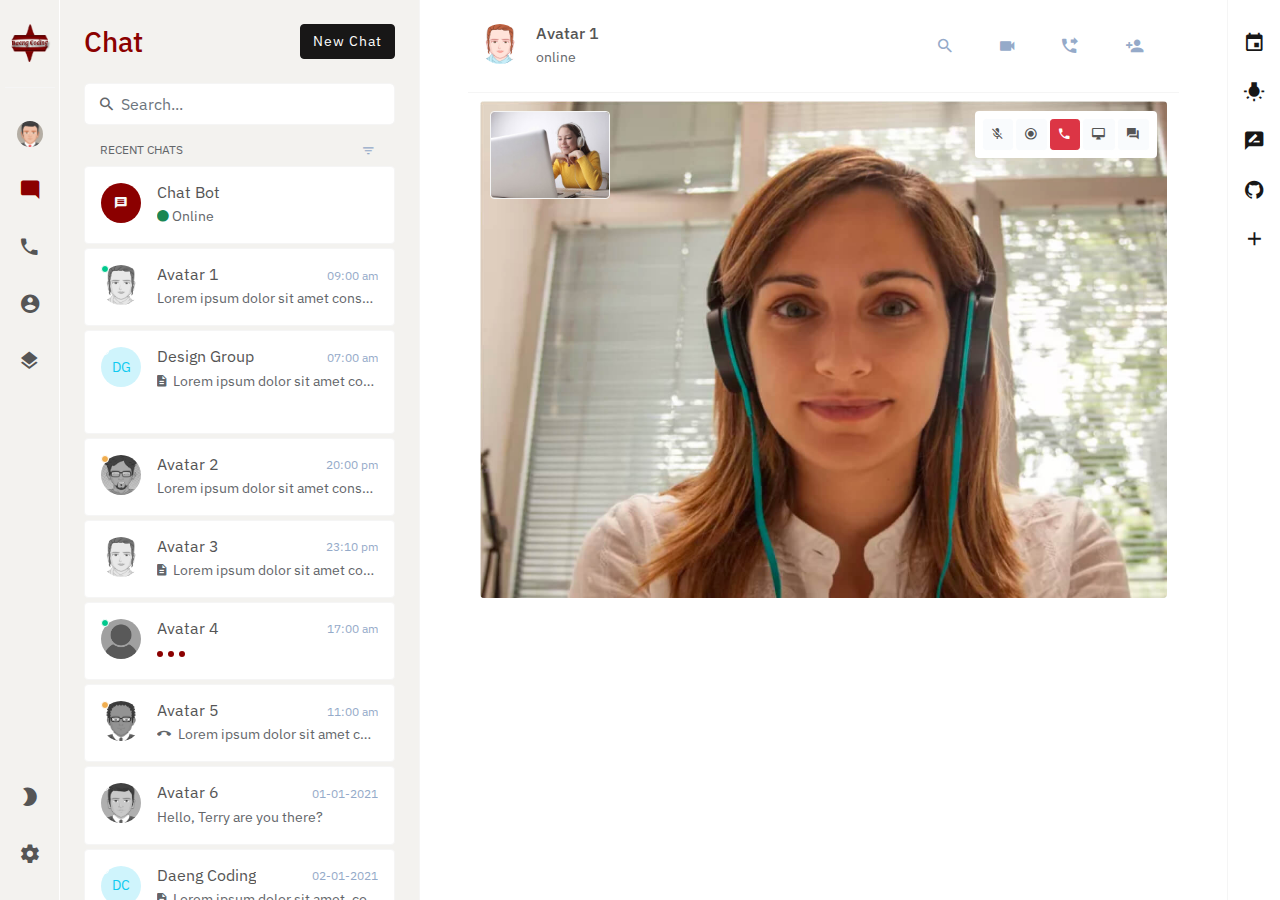
<file: pages/video-call.html>
<!DOCTYPE html>
<html lang="en">
<meta charset="utf-8">
<meta http-equiv="X-UA-Compatible" content="IE=Edge">
<meta name="viewport" content="width=device-width, initial-scale=1, shrink-to-fit=no">
<meta name="description" content="Responsive Bootstrap 4 and web Application ui kit.">
<title>Group Chat</title>
<link rel="stylesheet" href="../assets/fonts/material-design-iconic-font.min.css">
<link rel="stylesheet" href="../assets/vendor/bootstrap-datepicker.min.css">

<link rel="stylesheet" href="../assets/css/style.min.css">
<body>
<div id="layout" class="theme-cyan">

<div class="navigation navbar justify-content-center py-xl-4 py-md-3 py-0 px-3">

<a href="../index.html" class="brand">
	<img src="../assets/img/logo2.png" alt="" style="width: 50px;">
 </a>

<div class="nav flex-md-column nav-pills flex-grow-1" role="tablist" aria-orientation="vertical">
<a class="mb-xl-3 mb-md-2 nav-link" data-toggle="pill" href="#nav-tab-user" role="tab">
<img src="../assets/img/avatar5.png" class="avatar sm rounded-circle" alt="user avatar" />
</a>
<a class="mb-xl-3 mb-md-2 nav-link active" data-toggle="pill" href="#nav-tab-chat" role="tab"><i class="zmdi zmdi-comment-alt"></i></a>
<a class="mb-xl-3 mb-md-2 nav-link" data-toggle="pill" href="#nav-tab-phone" role="tab"><i class="zmdi zmdi-phone"></i></a>
<a class="mb-xl-3 mb-md-2 nav-link" data-toggle="pill" href="#nav-tab-contact" role="tab"><i class="zmdi zmdi-account-circle"></i></a>
<a class="mb-xl-3 mb-md-2 nav-link d-none d-sm-block flex-grow-1" data-toggle="pill" href="#nav-tab-pages" role="tab"><i class="zmdi zmdi-layers"></i></a>
<a class="mt-xl-3 mt-md-2 nav-link light-dark-toggle" href="javascript:void(0);">
<i class="zmdi zmdi-brightness-2"></i>
<input class="light-dark-btn" type="checkbox">
</a>
<a class="mt-xl-3 mt-md-2 nav-link d-none d-sm-block" href="../pages/settings.html" role="tab"><i class="zmdi zmdi-settings"></i></a>
</div>

<button type="submit" class="btn sidebar-toggle-btn shadow-sm"><i class="zmdi zmdi-menu"></i></button>
</div>


<div class="sidebar border-end py-xl-4 py-3 px-xl-4 px-3">
<div class="tab-content">

<div class="tab-pane fade" id="nav-tab-user" role="tabpanel">

<div class="d-flex justify-content-between align-items-center mb-4">
<h3 class="mb-0 text-primary">Profile</h3>
<div>
<a href="../pages/login.html" title="" class="btn btn-dark">Sign Out</a>
</div>
</div>

<div class="form-group input-group-lg search mb-3">
<i class="zmdi zmdi-search"></i>
<input type="text" class="form-control" placeholder="Search...">
</div>

<div class="card border-0 text-center pt-3 mb-4">
<div class="card-body">
<div class="card-user-avatar">
<img src="../assets/img/avatar5.png" alt="avatar" style="width: 150px" />
<button type="button" class="btn btn-secondary btn-sm"><i class="zmdi zmdi-edit"></i></button>
</div>
<div class="card-user-detail mt-4">
<h5>Your Name</h5>
<span class="text-muted"><a href="">info@domain.com</a></span>
<p>+628xxxxxxx - Makassar (IDN)</p>
<div class="social">
<a class="icon p-2" href="#" data-toggle="tooltip" title="Facebook"><i class="zmdi zmdi-facebook-box"></i></a>
<a class="icon p-2" href="#" data-toggle="tooltip" title="Youtube"><i class="zmdi zmdi-youtube-play"></i></a>
<a class="icon p-2" href="#" data-toggle="tooltip" title="Twitter"><i class="zmdi zmdi-twitter"></i></a>
<a class="icon p-2" href="#" data-toggle="tooltip" title="Instagram"><i class="zmdi zmdi-instagram"></i></a>
</div>
</div>
</div>
</div>

<div class="card border-0">
<ul class="list-group custom list-group-flush">

<li class="list-group-item d-flex justify-content-between align-items-center">
<span>Color scheme</span>
<ul class="choose-skin list-unstyled mb-0">
<li data-theme="indigo" data-toggle="tooltip" title="Theme-Indigo"><div class="indigo"></div></li>
<li class="active" data-theme="cyan" data-toggle="tooltip" title="Theme-Darkred"><div class="cyan"></div></li>
<li data-theme="green" data-toggle="tooltip" title="Theme-Green"><div class="green"></div></li>
<li data-theme="blush" data-toggle="tooltip" title="Theme-Blush"><div class="blush"></div></li>
<li data-theme="dark" data-toggle="tooltip" title="Theme-Dark"><div class="dark"></div></li>
</ul>
</li>
<li class="list-group-item d-flex justify-content-between align-items-center">
<span>Facebook notifications</span>
<label class="c_checkbox">
<input type="checkbox" checked="">
<span class="checkmark"></span>
</label>
</li>
<li class="list-group-item d-flex justify-content-between align-items-center">
<span>Youtube notifications</span>
<label class="c_checkbox">
<input type="checkbox">
<span class="checkmark"></span>
</label>
</li>
<li class="list-group-item d-flex justify-content-between align-items-center">
<span>Twitter notifications</span>
<label class="c_checkbox">
<input type="checkbox">
<span class="checkmark"></span>
</label>
</li>
<li class="list-group-item d-flex justify-content-between align-items-center">
<span>Instagram notifications</span>
<label class="c_checkbox">
<input type="checkbox">
<span class="checkmark"></span>
</label>
</li>
</div>
</div>

<div class="tab-pane fade show active" id="nav-tab-chat" role="tabpanel">

<div class="d-flex justify-content-between align-items-center mb-4">
<h3 class="mb-0 text-primary">Chat</h3>
<div>
<button class="btn btn-dark" type="button">New Chat</button>
</div>
</div>

<div class="form-group input-group-lg search mb-3">
<i class="zmdi zmdi-search"></i>
<input type="text" class="form-control" placeholder="Search...">
</div>

<ul class="chat-list">
<li class="header d-flex justify-content-between ps-3 pe-3 mb-1">
<span>RECENT CHATS</span>
<div class="dropdown">
<a class="btn btn-link px-1 py-0 border-0 text-muted dropdown-toggle" href="#" role="button" data-toggle="dropdown" aria-haspopup="true" aria-expanded="false"><i class="zmdi zmdi-filter-list"></i></a>
<div class="dropdown-menu dropdown-menu-right">
<a class="dropdown-item" href="#">Action</a>
<a class="dropdown-item" href="#">Another action</a>
<a class="dropdown-item" href="#">Something else here</a>
</div>
</div>
</li>
<li>
<a href="../pages/bot-chat.html" class="card">
<div class="card-body">
<div class="media">
<div class="avatar me-3">
<div class="avatar rounded-circle no-image bg-primary text-light">
<span><i class="zmdi zmdi-comment-text"></i></span>
</div>
</div>
<div class="media-body overflow-hidden">
<div class="d-flex align-items-center mb-1">
<h6 class="text-truncate mb-0 me-auto">Chat Bot</h6>
</div>
<div class="text-truncate">
<i class="zmdi zmdi-circle text-success"></i> Online
</div>
</div>
</div>
</div>
</a>
</li>
<li class="online">
<div class="hover_action">
<button type="button" class="btn btn-link text-info"><i class="zmdi zmdi-eye"></i></button>
<button type="button" class="btn btn-link text-warning"><i class="zmdi zmdi-star"></i></button>
<button type="button" class="btn btn-link text-danger"><i class="zmdi zmdi-delete"></i></button>
</div>
<a href="../pages/single-chat.html" class="card">
<div class="card-body">
<div class="media">
<div class="avatar me-3">
<span class="status rounded-circle"></span>
<img class="avatar rounded-circle" src="../assets/img/avatar2.png" alt="avatar">
</div>
<div class="media-body overflow-hidden">
<div class="d-flex align-items-center mb-1">
<h6 class="text-truncate mb-0 me-auto">Avatar 1</h6>
<p class="small text-muted text-nowrap ms-4 mb-0">09:00 am</p>
</div>
<div class="text-truncate">Lorem ipsum dolor sit amet consectetur adipisicing elit...</div>
</div>
</div>
</div>
</a>
</li>
<li>
<div class="hover_action">
<button type="button" class="btn btn-link text-info"><i class="zmdi zmdi-eye"></i></button>
<button type="button" class="btn btn-link text-warning"><i class="zmdi zmdi-star"></i></button>
<button type="button" class="btn btn-link text-danger"><i class="zmdi zmdi-delete"></i></button>
</div>
<a href="../pages/group-chat.html" class="card">
<div class="card-body">
<div class="media">
<div class="avatar me-3">
<span class="status rounded-circle"></span>
<div class="avatar rounded-circle no-image cyan">
<span>DG</span>
</div>
</div>
<div class="media-body overflow-hidden">
<div class="d-flex align-items-center mb-1">
<h6 class="text-truncate mb-0 me-auto">Design Group</h6>
<p class="small text-muted text-nowrap ms-4 mb-0">07:00 am</p>
</div>
<div class="text-truncate">
<i class="zmdi zmdi-file-text me-1"></i> Lorem ipsum dolor sit amet consectetur, adipisicing....
<div class="avatar-list avatar-list-stacked mt-1">
<img class="avatar xs rounded" src="../assets/img/avatar4.png" data-toggle="tooltip" data-placement="top" title="Jojo">
<img class="avatar xs rounded" src="../assets/img/avatar3.png" data-toggle="tooltip" data-placement="top" title="Jeje">
<img class="avatar xs rounded" src="../assets/img/avatar5.png" data-toggle="tooltip" data-placement="top" title="Jaja">
<img class="avatar xs rounded" src="../assets/img/avatar1.jpg" data-toggle="tooltip" data-placement="top" title="Jiji">
</div>
</div>
</div>
</div>
</div>
</a>
</li>
<li class="away">
<div class="hover_action">
<button type="button" class="btn btn-link text-info"><i class="zmdi zmdi-eye"></i></button>
<button type="button" class="btn btn-link text-warning"><i class="zmdi zmdi-star"></i></button>
<button type="button" class="btn btn-link text-danger"><i class="zmdi zmdi-delete"></i></button>
</div>
<a href="#" class="card">
<div class="card-body">
<div class="media">
<div class="avatar me-3">
<span class="status rounded-circle"></span>
<img class="avatar rounded-circle" src="../assets/img/avatar4.png" alt="avatar">
</div>
<div class="media-body overflow-hidden">
<div class="d-flex align-items-center mb-1">
<h6 class="text-truncate mb-0 me-auto">Avatar 2</h6>
<p class="small text-muted text-nowrap ms-4 mb-0">20:00 pm</p>
</div>
<div class="text-truncate">
Lorem ipsum dolor sit amet consectetur.
</div>
</div>
</div>
</div>
</a>
</li>
<li>
<div class="hover_action">
<button type="button" class="btn btn-link text-info"><i class="zmdi zmdi-eye"></i></button>
<button type="button" class="btn btn-link text-warning"><i class="zmdi zmdi-star"></i></button>
<button type="button" class="btn btn-link text-danger"><i class="zmdi zmdi-delete"></i></button>
</div>
<a href="#" class="card">
<div class="card-body">
<div class="media">
<div class="avatar me-3">
<span class="status rounded-circle"></span>
<img class="avatar rounded-circle" src="../assets/img/avatar2.png" alt="avatar">
</div>
<div class="media-body overflow-hidden">
<div class="d-flex align-items-center mb-1">
<h6 class="text-truncate mb-0 me-auto">Avatar 3</h6>
<p class="small text-muted text-nowrap ms-4 mb-0">23:10 pm</p>
</div>
<div class="text-truncate"><i class="zmdi zmdi-file-text me-1"></i> Lorem ipsum dolor sit amet consectetur adipisicing elit. Fuga....</div>
</div>
</div>
</div>
</a>
</li>
<li class="online">
<div class="hover_action">
<button type="button" class="btn btn-link text-info"><i class="zmdi zmdi-eye"></i></button>
<button type="button" class="btn btn-link text-warning"><i class="zmdi zmdi-star"></i></button>
<button type="button" class="btn btn-link text-danger"><i class="zmdi zmdi-delete"></i></button>
</div>
<a href="#" class="card">
<div class="card-body">
<div class="media">
<div class="avatar me-3">
<span class="status rounded-circle"></span>
<img class="avatar rounded-circle" src="../assets/img/avatar1.jpg" alt="avatar">
</div>
<div class="media-body overflow-hidden">
<div class="d-flex align-items-center mb-1">
<h6 class="text-truncate mb-0 me-auto">Avatar 4</h6>
<p class="small text-muted text-nowrap ms-4 mb-0">17:00 am</p>
</div>
<div class="text-truncate">
<div class="wave">
<span class="dot"></span>
<span class="dot"></span>
<span class="dot"></span>
</div>
</div>
</div>
</div>
</div>
</a>
</li>
<li class="away">
<div class="hover_action">
<button type="button" class="btn btn-link text-info"><i class="zmdi zmdi-eye"></i></button>
<button type="button" class="btn btn-link text-warning"><i class="zmdi zmdi-star"></i></button>
<button type="button" class="btn btn-link text-danger"><i class="zmdi zmdi-delete"></i></button>
</div>
<a href="#" class="card">
<div class="card-body">
<div class="media">
<div class="avatar me-3">
<span class="status rounded-circle"></span>
<img class="avatar rounded-circle" src="../assets/img/avatar6.png" alt="avatar">
</div>
<div class="media-body overflow-hidden">
<div class="d-flex align-items-center mb-1">
<h6 class="text-truncate mb-0 me-auto">Avatar 5</h6>
<p class="small text-muted text-nowrap ms-4 mb-0">11:00 am</p>
</div>
<div class="text-truncate"><i class="zmdi zmdi-phone-end me-1"></i> Lorem ipsum dolor sit amet consectetur, adipisicing elit.</div>
</div>
</div>
</div>
</a>
</li>
<li>
<div class="hover_action">
<button type="button" class="btn btn-link text-info"><i class="zmdi zmdi-eye"></i></button>
<button type="button" class="btn btn-link text-warning"><i class="zmdi zmdi-star"></i></button>
<button type="button" class="btn btn-link text-danger"><i class="zmdi zmdi-delete"></i></button>
</div>
<a href="#" class="card">
<div class="card-body">
<div class="media">
<div class="avatar me-3">
<span class="status rounded-circle"></span>
<img class="avatar rounded-circle" src="../assets/img/avatar5.png" alt="avatar">
</div>
<div class="media-body overflow-hidden">
<div class="d-flex align-items-center mb-1">
<h6 class="text-truncate mb-0 me-auto">Avatar 6</h6>
<p class="small text-muted text-nowrap ms-4 mb-0">01-01-2021</p>
</div>
<div class="text-truncate">Hello, Terry are you there?</div>
</div>
</div>
</div>
</a>
</li>
<li>
<div class="hover_action">
<button type="button" class="btn btn-link text-info"><i class="zmdi zmdi-eye"></i></button>
<button type="button" class="btn btn-link text-warning"><i class="zmdi zmdi-star"></i></button>
<button type="button" class="btn btn-link text-danger"><i class="zmdi zmdi-delete"></i></button>
</div>
<a href="#" class="card">
<div class="card-body">
<div class="media">
<div class="avatar me-3">
<span class="status rounded-circle"></span>
<div class="avatar rounded-circle no-image cyan">
<span>DC</span>
</div>
</div>
<div class="media-body overflow-hidden">
<div class="d-flex align-items-center mb-1">
<h6 class="text-truncate mb-0 me-auto">Daeng Coding</h6>
<p class="small text-muted text-nowrap ms-4 mb-0">02-01-2021</p>
</div>
<div class="text-truncate">
<i class="zmdi zmdi-file-text me-1"></i> Lorem ipsum dolor sit amet, consectetur...
</div>
</div>
</div>
</div>
</a>
</li>
<li>
<div class="hover_action">
<button type="button" class="btn btn-link text-info"><i class="zmdi zmdi-eye"></i></button>
<button type="button" class="btn btn-link text-warning"><i class="zmdi zmdi-star"></i></button>
<button type="button" class="btn btn-link text-danger"><i class="zmdi zmdi-delete"></i></button>
</div>
<a href="#" class="card">
<div class="card-body">
<div class="media">
<div class="avatar me-3">
<span class="status rounded-circle"></span>
<div class="avatar rounded-circle no-image green">
<span>JD</span>
</div>
</div>
<div class="media-body overflow-hidden">
<div class="d-flex align-items-center mb-1">
<h6 class="text-truncate mb-0 me-auto">John Doe</h6>
<p class="small text-muted text-nowrap ms-4 mb-0">21:00 pm</p>
</div>
<div class="text-truncate">
Lorem ipsum dolor sit amet consectetur....
<div class="avatar-list avatar-list-stacked mt-1">
<img class="avatar xs rounded" src="../assets/img/avatar1.jpg" data-toggle="tooltip" data-placement="top" title="Jojo">
<img class="avatar xs rounded" src="../assets/img/avatar2.png" data-toggle="tooltip" data-placement="top" title="Jeje">
</div>
</div>
</div>
</div>
</div>
</a>
</li>
<li>
<div class="hover_action">
<button type="button" class="btn btn-link text-info"><i class="zmdi zmdi-eye"></i></button>
<button type="button" class="btn btn-link text-warning"><i class="zmdi zmdi-star"></i></button>
<button type="button" class="btn btn-link text-danger"><i class="zmdi zmdi-delete"></i></button>
</div>
<a href="#" class="card">
<div class="card-body">
<div class="media">
<div class="avatar me-3">
<span class="status rounded-circle"></span>
<img class="avatar rounded-circle" src="../assets/img/avatar3.png" alt="avatar">
</div>
<div class="media-body overflow-hidden">
<div class="d-flex align-items-center mb-1">
<h6 class="text-truncate mb-0 me-auto">Avatar 7</h6>
<p class="small text-muted text-nowrap ms-4 mb-0">03-01-2121</p>
</div>
<div class="text-truncate">Hello, Lorem ipsum dolor sit amet.</div>
</div>
</div>
</div>
</a>
</li>
<li>
<div class="hover_action">
<button type="button" class="btn btn-link text-info"><i class="zmdi zmdi-eye"></i></button>
<button type="button" class="btn btn-link text-warning"><i class="zmdi zmdi-star"></i></button>
<button type="button" class="btn btn-link text-danger"><i class="zmdi zmdi-delete"></i></button>
</div>
<a href="#" class="card">
<div class="card-body">
<div class="media">
<div class="avatar me-3">
<span class="status rounded-circle"></span>
<div class="avatar rounded-circle no-image red">
<span>YC</span>
</div>
</div>
<div class="media-body overflow-hidden">
<div class="d-flex align-items-center mb-1">
<h6 class="text-truncate mb-0 me-auto">Youtube Creator</h6>
<p class="small text-muted text-nowrap ms-4 mb-0">04-01-2021</p>
</div>
<div class="text-truncate">
<i class="zmdi zmdi-file-text me-1"></i> Lorem ipsum dolor sit amet consectetur...
</div>
</div>
</div>
</div>
</a>
</li>
</ul>
</div>

<div class="tab-pane fade" id="nav-tab-phone" role="tabpanel">

<div class="d-flex justify-content-between align-items-center mb-4">
<h3 class="mb-0 text-primary">Call</h3>
<div>
<button class="btn btn-dark" type="button">New Call</button>
</div>
</div>

<div class="form-group input-group-lg search mb-3">
<i class="zmdi zmdi-search"></i>
<input type="text" class="form-control" placeholder="Search...">
</div>

<ul class="chat-list">
<li class="header d-flex justify-content-between ps-3 pe-3 mb-1">
<span>RECENT CALL</span>
<div class="dropdown">
<a class="btn btn-link px-1 py-0 border-0 text-muted dropdown-toggle" href="#" role="button" data-toggle="dropdown" aria-haspopup="true" aria-expanded="false"></a>
<div class="dropdown-menu dropdown-menu-right">
<a class="dropdown-item" href="#">Action</a>
<a class="dropdown-item" href="#">Another action</a>
 <a class="dropdown-item" href="#">Something else here</a>
</div>
</div>
</li>
<li>
<div class="hover_action">
<button type="button" class="btn btn-link text-info"><i class="zmdi zmdi-eye"></i></button>
<button type="button" class="btn btn-link text-warning"><i class="zmdi zmdi-star"></i></button>
<button type="button" class="btn btn-link text-danger"><i class="zmdi zmdi-delete"></i></button>
</div>
<a href="#" class="card">
<div class="card-body">
<div class="media">
<div class="avatar me-3">
<img class="avatar rounded-circle" src="../assets/img/avatar1.jpg" alt="avatar">
</div>
<div class="media-body overflow-hidden">
<div class="d-flex align-items-center mb-1">
<h6 class="text-truncate mb-0 me-auto">Avatar 1</h6>
</div>
<div class="text-truncate">
<i class="zmdi zmdi-phone-missed me-1"></i> Yesterday at 07:00 AM
</div>
</div>
</div>
</div>
</a>
</li>
<li>
<div class="hover_action">
<button type="button" class="btn btn-link text-info"><i class="zmdi zmdi-eye"></i></button>
<button type="button" class="btn btn-link text-warning"><i class="zmdi zmdi-star"></i></button>
<button type="button" class="btn btn-link text-danger"><i class="zmdi zmdi-delete"></i></button>
</div>
<a href="#" class="card">
<div class="card-body">
<div class="media">
<div class="avatar me-3">
<img class="avatar rounded-circle" src="../assets/img/avatar2.png" alt="avatar">
</div>
<div class="media-body overflow-hidden">
<div class="d-flex align-items-center mb-1">
<h6 class="text-truncate mb-0 me-auto">Avatar 2</h6>
</div>
<div class="text-truncate">
<i class="zmdi zmdi-phone-missed me-1"></i> Yesterday at 09:00 AM
</div>
</div>
</div>
</div>
</a>
</li>
<li>
<div class="hover_action">
<button type="button" class="btn btn-link text-info"><i class="zmdi zmdi-eye"></i></button>
<button type="button" class="btn btn-link text-warning"><i class="zmdi zmdi-star"></i></button>
<button type="button" class="btn btn-link text-danger"><i class="zmdi zmdi-delete"></i></button>
</div>
<a href="#" class="card">
<div class="card-body">
 <div class="media">
<div class="avatar me-3">
<img class="avatar rounded-circle" src="../assets/img/avatar3.png" alt="avatar">
</div>
<div class="media-body overflow-hidden">
<div class="d-flex align-items-center mb-1">
<h6 class="text-truncate mb-0 me-auto">Avatar 3</h6>
</div>
<div class="text-truncate">
<i class="zmdi zmdi-phone-missed me-1"></i> Yesterday at 11:21 AM
</div>
</div>
</div>
</div>
</a>
</li>
<li>
<div class="hover_action">
<button type="button" class="btn btn-link text-info"><i class="zmdi zmdi-eye"></i></button>
<button type="button" class="btn btn-link text-warning"><i class="zmdi zmdi-star"></i></button>
<button type="button" class="btn btn-link text-danger"><i class="zmdi zmdi-delete"></i></button>
</div>
<a href="#" class="card">
<div class="card-body">
<div class="media">
<div class="avatar me-3">
<img class="avatar rounded-circle" src="../assets/img/avatar4.png" alt="avatar">
</div>
<div class="media-body overflow-hidden">
<div class="d-flex align-items-center mb-1">
<h6 class="text-truncate mb-0 me-auto">Avatar 4</h6>
</div>
<div class="text-truncate">
<i class="zmdi zmdi-phone-forwarded me-1"></i> Yesterday at 21:00 PM
</div>
</div>
</div>
</div>
</a>
</li>
<li>
<div class="hover_action">
<button type="button" class="btn btn-link text-info"><i class="zmdi zmdi-eye"></i></button>
<button type="button" class="btn btn-link text-warning"><i class="zmdi zmdi-star"></i></button>
<button type="button" class="btn btn-link text-danger"><i class="zmdi zmdi-delete"></i></button>
</div>
<a href="#" class="card">
<div class="card-body">
<div class="media">
<div class="avatar me-3">
<img class="avatar rounded-circle" src="../assets/img/avatar5.png" alt="avatar">
</div>
<div class="media-body overflow-hidden">
<div class="d-flex align-items-center mb-1">
<h6 class="text-truncate mb-0 me-auto">Avatar 5</h6>
</div>
<div class="text-truncate">
<i class="zmdi zmdi-phone-missed me-1"></i> Yesterday at 00:08 AM
</div>
</div>
</div>
 </div>
</a>
</li>
<li>
<div class="hover_action">
<button type="button" class="btn btn-link text-info"><i class="zmdi zmdi-eye"></i></button>
<button type="button" class="btn btn-link text-warning"><i class="zmdi zmdi-star"></i></button>
<button type="button" class="btn btn-link text-danger"><i class="zmdi zmdi-delete"></i></button>
</div>
<a href="#" class="card">
<div class="card-body">
<div class="media">
<div class="avatar me-3">
<img class="avatar rounded-circle" src="../assets/img/avatar6.png" alt="avatar">
</div>
<div class="media-body overflow-hidden">
<div class="d-flex align-items-center mb-1">
<h6 class="text-truncate mb-0 me-auto">Avatar 6</h6>
</div>
<div class="text-truncate">
<i class="zmdi zmdi-phone-forwarded me-1"></i> Yesterday at 16:00 AM
</div>
</div>
</div>
</div>
</a>
</li>
</ul>
</div>

<div class="tab-pane fade" id="nav-tab-contact" role="tabpanel">

<div class="d-flex justify-content-between align-items-center mb-4">
<h3 class="mb-0 text-primary">Contact</h3>
<div>
<button class="btn btn-dark" type="button" data-toggle="modal" data-target="#InviteFriends">Invite Friends</button>
</div>
</div>

<div class="form-group input-group-lg search mb-3">
<i class="zmdi zmdi-search"></i>
<input type="text" class="form-control" placeholder="Search...">
</div>

<ul class="chat-list">
<li class="header d-flex justify-content-between ps-3 pe-3 mb-1">
<span>A</span>
<div class="dropdown">
<a class="btn btn-link px-1 py-0 border-0 text-muted dropdown-toggle" href="#" role="button" data-toggle="dropdown" aria-haspopup="true" aria-expanded="false"></a>
<div class="dropdown-menu dropdown-menu-right">
<a class="dropdown-item" href="#">Action</a>
<a class="dropdown-item" href="#">Another action</a>
<a class="dropdown-item" href="#">Something else here</a>
</div>
</div>
</li>
<li>
<div class="hover_action">
<button type="button" class="btn btn-link text-info"><i class="zmdi zmdi-eye"></i></button>
<button type="button" class="btn btn-link text-warning"><i class="zmdi zmdi-star"></i></button>
<button type="button" class="btn btn-link text-danger"><i class="zmdi zmdi-delete"></i></button>
</div>
<a href="#" class="card">
<div class="card-body">
<div class="media">
 <div class="avatar me-3">
<img class="avatar rounded-circle" src="../assets/img/avatar1.jpg" alt="avatar">
</div>
<div class="media-body overflow-hidden">
<div class="d-flex align-items-center mb-1">
<h6 class="text-truncate mb-0 me-auto">Avatar 1</h6>
</div>
<div class="text-truncate">
last seen 1 day ago
</div>
</div>
</div>
</div>
</a>
</li>
<li>
<div class="hover_action">
<button type="button" class="btn btn-link text-info"><i class="zmdi zmdi-eye"></i></button>
<button type="button" class="btn btn-link text-warning"><i class="zmdi zmdi-star"></i></button>
<button type="button" class="btn btn-link text-danger"><i class="zmdi zmdi-delete"></i></button>
</div>
<a href="#" class="card">
<div class="card-body">
<div class="media">
<div class="avatar me-3">
<img class="avatar rounded-circle" src="../assets/img/avatar2.png" alt="avatar">
</div>
<div class="media-body overflow-hidden">
<div class="d-flex align-items-center mb-1">
<h6 class="text-truncate mb-0 me-auto">Avatar 2</h6>
</div>
<div class="text-truncate">
last seen 2 day ago
</div>
</div>
</div>
</div>
</a>
</li>
<li class="header d-flex justify-content-between ps-3 pe-3 mb-1">
<span>C</span>
</li>
<li>
<div class="hover_action">
<button type="button" class="btn btn-link text-info"><i class="zmdi zmdi-eye"></i></button>
<button type="button" class="btn btn-link text-warning"><i class="zmdi zmdi-star"></i></button>
<button type="button" class="btn btn-link text-danger"><i class="zmdi zmdi-delete"></i></button>
</div>
<a href="#" class="card">
<div class="card-body">
<div class="media">
<div class="avatar me-3">
<img class="avatar rounded-circle" src="../assets/img/avatar3.png" alt="avatar">
</div>
<div class="media-body overflow-hidden">
<div class="d-flex align-items-center mb-1">
<h6 class="text-truncate mb-0 me-auto">Avatar 3</h6>
</div>
<div class="text-truncate">
last seen 3 day ago
</div>
</div>
</div>
</div>
 </a>
</li>
<li>
<div class="hover_action">
<button type="button" class="btn btn-link text-info"><i class="zmdi zmdi-eye"></i></button>
<button type="button" class="btn btn-link text-warning"><i class="zmdi zmdi-star"></i></button>
<button type="button" class="btn btn-link text-danger"><i class="zmdi zmdi-delete"></i></button>
</div>
<a href="#" class="card">
<div class="card-body">
<div class="media">
<div class="avatar me-3">
<img class="avatar rounded-circle" src="../assets/img/avatar4.png" alt="avatar">
</div>
<div class="media-body overflow-hidden">
<div class="d-flex align-items-center mb-1">
<h6 class="text-truncate mb-0 me-auto">Avatar 4</h6>
</div>
<div class="text-truncate">
last seen 1 day ago
</div>
</div>
</div>
</div>
</a>
</li>
<li>
<div class="hover_action">
<button type="button" class="btn btn-link text-info"><i class="zmdi zmdi-eye"></i></button>
<button type="button" class="btn btn-link text-warning"><i class="zmdi zmdi-star"></i></button>
<button type="button" class="btn btn-link text-danger"><i class="zmdi zmdi-delete"></i></button>
</div>
<a href="#" class="card">
<div class="card-body">
<div class="media">
<div class="avatar me-3">
<img class="avatar rounded-circle" src="../assets/img/avatar5.png" alt="avatar">
</div>
<div class="media-body overflow-hidden">
<div class="d-flex align-items-center mb-1">
<h6 class="text-truncate mb-0 me-auto">Avatar 5</h6>
</div>
<div class="text-truncate">
last seen 1 day ago
</div>
</div>
</div>
</div>
</a>
</li>
<li class="header d-flex justify-content-between ps-3 pe-3 mb-1">
<span>D</span>
</li>
<li>
<div class="hover_action">
<button type="button" class="btn btn-link text-info"><i class="zmdi zmdi-eye"></i></button>
<button type="button" class="btn btn-link text-warning"><i class="zmdi zmdi-star"></i></button>
<button type="button" class="btn btn-link text-danger"><i class="zmdi zmdi-delete"></i></button>
</div>
<a href="#" class="card">
<div class="card-body">
<div class="media">
<div class="avatar me-3">
<img class="avatar rounded-circle" src="../assets/img/avatar6.png" alt="avatar">
</div>
<div class="media-body overflow-hidden">
<div class="d-flex align-items-center mb-1">
<h6 class="text-truncate mb-0 me-auto">Avatar 6</h6>
</div>
<div class="text-truncate">
last seen 1 day ago
</div>
</div>
</div>
</div>
</a>
</li>
<li class="header d-flex justify-content-between ps-3 pe-3 mb-1">
<span>M</span>
</li>
<li>
<div class="hover_action">
<button type="button" class="btn btn-link text-info"><i class="zmdi zmdi-eye"></i></button>
<button type="button" class="btn btn-link text-warning"><i class="zmdi zmdi-star"></i></button>
<button type="button" class="btn btn-link text-danger"><i class="zmdi zmdi-delete"></i></button>
</div>
<a href="#" class="card">
<div class="card-body">
<div class="media">
<div class="avatar me-3">
<img class="avatar rounded-circle" src="../assets/img/avatar1.jpg" alt="avatar">
</div>
<div class="media-body overflow-hidden">
<div class="d-flex align-items-center mb-1">
<h6 class="text-truncate mb-0 me-auto">Avatar 7</h6>
</div>
<div class="text-truncate">
last seen 1 day ago
</div>
</div>
</div>
</div>
</a>
</li>
<li>
<div class="hover_action">
<button type="button" class="btn btn-link text-info"><i class="zmdi zmdi-eye"></i></button>
<button type="button" class="btn btn-link text-warning"><i class="zmdi zmdi-star"></i></button>
<button type="button" class="btn btn-link text-danger"><i class="zmdi zmdi-delete"></i></button>
</div>
<a href="#" class="card">
<div class="card-body">
<div class="media">
<div class="avatar me-3">
<img class="avatar rounded-circle" src="../assets/img/avatar2.png" alt="avatar">
</div>
<div class="media-body overflow-hidden">
<div class="d-flex align-items-center mb-1">
<h6 class="text-truncate mb-0 me-auto">Avatar 8</h6>
</div>
<div class="text-truncate">
last seen 1 day ago
</div>
</div>
</div>
</div>
</a>
</li>
<li class="header d-flex justify-content-between ps-3 pe-3 mb-1">
<span>T</span>
</li>
<li>
<div class="hover_action">
<button type="button" class="btn btn-link text-info"><i class="zmdi zmdi-eye"></i></button>
<button type="button" class="btn btn-link text-warning"><i class="zmdi zmdi-star"></i></button>
<button type="button" class="btn btn-link text-danger"><i class="zmdi zmdi-delete"></i></button>
</div>
<a href="#" class="card">
<div class="card-body">
<div class="media">
<div class="avatar me-3">
<img class="avatar rounded-circle" src="../assets/img/avatar3.png" alt="avatar">
</div>
<div class="media-body overflow-hidden">
<div class="d-flex align-items-center mb-1">
<h6 class="text-truncate mb-0 me-auto">Avatar 9</h6>
</div>
<div class="text-truncate">
last seen 1 day ago
</div>
</div>
</div>
</div>
</a>
</li>
</ul>
</div>

<div class="tab-pane fade" id="nav-tab-pages" role="tabpanel">

<div class="d-flex justify-content-between align-items-center mb-4">
<h3 class="mb-0 text-primary">Pages</h3>
</div>

<div class="card border-0">
<ul class="list-group list-group-flush">
<li class="list-group-item border-0 mt-3">
<a class="link" href="../pages/login.html"><i class="zmdi zmdi-label-alt me-2"></i> Login</a>
</li>
<li class="list-group-item border-0">
<a class="link" href="../pages/register.html"><i class="zmdi zmdi-label-alt me-2"></i> Registration</a>
</li>
<li class="list-group-item border-0">
<a class="link" href="../pages/password-reset.html"><i class="zmdi zmdi-label-alt me-2"></i> Reset Password</a>
</li>
<li class="list-group-item border-0">
<a class="link" href="../pages/settings.html"><i class="zmdi zmdi-label-alt me-2"></i> Settings</a>
</li>
<li class="list-group-item border-0">
<a class="link" href="../pages/single-chat.html"><i class="zmdi zmdi-label-alt me-2"></i> Single Chat Room</a>
</li>
<li class="list-group-item border-0">
<a class="link" href="../pages/group-chat.html"><i class="zmdi zmdi-label-alt me-2"></i> Group Chat Room</a>
</li>
<li class="list-group-item border-0">
<a class="link" href="../pages/audio-call.html"><i class="zmdi zmdi-label-alt me-2"></i> Audio Call Room</a>
</li>
<li class="list-group-item border-0">
<a class="link" href="../pages/video-call.html"><i class="zmdi zmdi-label-alt me-2"></i> Video Call Room</a>
</li>
 </ul>
</div>
</div>
</div>
</div>


<div class="rightbar d-none d-md-block">


<div class="nav flex-column nav-pills border-start py-xl-4 py-3 h-100">
<a class="nav-link mb-2 text-center rightbar-link" data-toggle="pill" href="#tab-calendar"><i class="zmdi zmdi-calendar"></i></a>
<a class="nav-link mb-2 text-center rightbar-link" data-toggle="pill" href="#tab-note"><i class="zmdi zmdi-lamp"></i></a>
<a class="nav-link mb-2 text-center rightbar-link" data-toggle="pill" href="#tab-task"><i class="zmdi zmdi-comment-edit"></i></a>
<a class="nav-link mb-2 text-center rightbar-link" data-toggle="pill" href="#tab-github"><i class="zmdi zmdi-github"></i></a>
<a class="nav-link mb-2 text-center" href="#"><i class="zmdi zmdi-plus"></i></a>
</div>
<div class="tab-content py-xl-4 py-3 px-xl-4 px-3">

<div class="tab-pane fade" id="tab-calendar" role="tabpanel">
<div class="header border-bottom pb-4 d-flex justify-content-between">
<div>
<h6 class="mb-0 font-weight-bold">Calendar</h6>
</div>
<div>
<button class="btn btn-link close-sidebar text-muted" type="button"><i class="zmdi zmdi-close"></i></button>
</div>
</div>
<div class="body mt-4">
<div id="mini-calendar"></div>
</div>
</div>

<div class="tab-pane fade" id="tab-note" role="tabpanel">
<div class="header border-bottom pb-4 d-flex justify-content-between">
<div>
<h6 class="mb-0 font-weight-bold">My Notes</h6>
</div>
<div>
<button class="btn btn-link close-sidebar text-muted" type="button"><i class="zmdi zmdi-close"></i></button>
</div>
</div>
<div class="body mt-4">
<div class="add-note">
<form>
<div class="input-group mb-2">
<textarea rows="3" class="form-control" placeholder="Enter a note here.."></textarea>
</div>
<button type="submit" class="btn btn-primary addnote">Add</button>
</form>
<ul class="list-unstyled mt-4">
<li class="card border-0 mb-2">
<span>Lorem ipsum dolor sit amet consectetur adipisicing elit. Ullam non assumenda voluptate.</span>
<button class="btn btn-sm btn-link"><i class="zmdi zmdi-delete text-danger"></i></button>
</li>
<li class="card border-0 mb-2">
<span>Lorem ipsum dolor sit amet consectetur, adipisicing elit.</span>
<button class="btn btn-sm btn-link"><i class="zmdi zmdi-delete text-danger"></i></button>
</li>
</ul>
</div>
</div>
</div>

<div class="tab-pane fade" id="tab-task" role="tabpanel">
<div class="header border-bottom pb-4 d-flex justify-content-between">
<div>
<h6 class="mb-0 font-weight-bold">My Task List</h6>
</div>
<div>
<button class="btn btn-link close-sidebar text-muted" type="button"><i class="zmdi zmdi-close"></i></button>
</div>
</div>
<div class="body mt-4">
<div class="todo-list">
<ul class="list-unstyled todo-list-items">
<li>
<label class="c_checkbox">
<input type="checkbox">
<span class="checkmark"></span>
<span class="ms-2">Lorem ipsum dolor sit amet.</span>
</label>
<button class="btn btn-sm btn-link" type="submit"><i class="zmdi zmdi-delete"></i></button>
</li>
<li>
<label class="c_checkbox">
<input type="checkbox">
<span class="checkmark"></span>
<span class="ms-2">Lorem, ipsum dolor sit amet consectetur.</span>
</label>
<button class="btn btn-sm btn-link" type="submit"><i class="zmdi zmdi-delete"></i></button>
</li>
<li>
<label class="c_checkbox">
<input type="checkbox">
<span class="checkmark"></span>
<span class="ms-2">Lorem ipsum dolor, sit.</span>
</label>
<button class="btn btn-sm btn-link" type="submit"><i class="zmdi zmdi-delete"></i></button>
</li>
<li>
<label class="c_checkbox">
<input type="checkbox">
<span class="checkmark"></span>
<span class="ms-2">Lorem ipsum, dolor sit amet consectetur adipisicing elit.</span>
</label>
<button class="btn btn-sm btn-link" type="submit"><i class="zmdi zmdi-delete"></i></button>
</li>
</ul>
<form class="add-items">
<div class="input-group mb-2">
<textarea rows="3" class="form-control" placeholder="What do you need to do today?"></textarea>
</div>
<button class="add btn btn-primary" type="submit">Add to List</button>
</form>
</div>
</div>
</div>

<div class="tab-pane fade" id="tab-github" role="tabpanel">
<div class="header border-bottom pb-4 d-flex justify-content-between">
<div>
<h6 class="mb-0 font-weight-bold">My Github Activity</h6>
<span class="text-muted">daengcoding</span>
</div>
<div>
<button class="btn btn-link close-sidebar text-muted" type="button"><i class="zmdi zmdi-close"></i></button>
</div>
</div>
<div class="body mt-4">
<div class="card mb-4">
<div class="card-body">
<div class="row align-items-center">
<div class="col">
<div class="d-flex align-items-center">
<img src="../assets/img/avatar5.png" data-toggle="tooltip" title="" alt="Avatar" class="rounded-circle avatar" data-original-title="Avatar Name">
<div class="ms-3">
<a href="#" title="">Avatar 1</a>
<p class="mb-0"><a href="#">info@domain.com</a></p>
</div>
</div>
</div>

<div class="col-auto">
	<div class="dropdown">
		<a href="#" class="btn btn-link btn-sm dropdown-toggle" role="button" data-toggle="dropdown" aria-haspopup="true" data-expanded="false">
			<i class="zmdi zmdi-more-vert zmdi-hc-lg"></i>
		</a>
	<div class="dropdown-menu dropdown-menu-right">
		<a href="#!" class="dropdown-item">Action</a>
		<a href="#!" class="dropdown-item">Another action</a>
		<a href="#!" class="dropdown-item">Something else here</a>
	</div>
	</div>
	</div>
	</div>
	<div class="form-group mt-3 mb-3">
		<textarea rows="3" class="form-control no-resize" placeholder="Please type what you want..."></textarea>
	</div>
	<div class="align-right">
		<button class="btn btn-primary">Push</button>
		<button class="btn btn-link"><i class="zmdi zmdi-attachment text-muted"></i></button>
		<button class="btn btn-link"><i class="zmdi zmdi-camera text-muted"></i></button>
		<button class="btn btn-link"><i class="zmdi zmdi-mood text-muted"></i></button>
	</div>
	</div>
	</div>
	<ol class="activity-feed p-0 ms-3 mb-0 pt-5">
		<li class="feed-item d-flex mb-3 pl-lg-4 ps-3" data-content="" data-time="1 day ago" data-color="yellow">
			<div class="card mb-3">
				<div class="card-body">
					<input type="checkbox" id="expand_1" name="expand_1">
					<label for="expand_1" class="mb-0">
					<b>Request</b> Lorem ipsum dolor sit.
					</label>
					<div class="feed-content">
						<p><b>comments</b> Lorem Ipsum is simply dummy text of the printing and typesetting industry.</p>
					</div>
				</div>
			</div>
		</li>
		<li class="feed-item d-flex mb-3 pl-lg-4 ps-3" data-content="" data-time="2 day ago" data-color="green">
			<div class="card mb-3">
				<div class="card-body">
					<input type="checkbox" id="expand_2" name="expand_2">
					<label for="expand_2" class="mb-0">
					<b>Update</b> Lorem ipsum dolor sit.
					</label>
					<div class="feed-content">
						<p><b>comments</b> Lorem Ipsum is simply dummy text of the printing and typesetting industry.</p>
					</div>
				</div>
			</div>
		</li>
		<li class="feed-item d-flex mb-3 pl-lg-4 ps-3" data-content="" data-time="January 2021" data-color="green">
			<div class="card mb-3">
				<div class="card-body">
					<input type="checkbox" id="expand_3" name="expand_3">
					<label for="expand_3" class="mb-0">
					99 contributions in private repositories
					</label>
					<div class="feed-content">
						<span><a href="#">daengcoding/chat-app-template</a> 11 commits</span>
					</div>
				</div>
			</div>
		</li>
		<li class="feed-item d-flex mb-3 pl-lg-4 ps-3" data-content="" data-time="January 2021" data-color="dark">
			<div class="card mb-3">
				<div class="card-body">
				<input type="checkbox" id="expand_4" name="expand_4">
				<label for="expand_4" class="mb-0">
				<b>DC</b> Lorem ipsum dolor sit.
				</label>
				<div class="feed-content">
				</div>
				</div>
			</div>
		</li>
	</ol>
	</div>
	</div>
	</div>
</div>


<div class="main px-xl-5 px-lg-4 px-3">

<div class="chat-body">

<div class="chat-header border-bottom py-xl-4 py-md-3 py-2">
<div class="container-xxl">
<div class="row align-items-center">

<div class="col-6 col-xl-4">
<div class="media">
<div class="me-3 show-user-detail">
<span class="status rounded-circle"></span>
<img class="avatar rounded-circle" src="../assets/img/avatar2.png" alt="avatar">
</div>
<div class="media-body overflow-hidden">
<div class="d-flex align-items-center mb-1">
<h6 class="text-truncate mb-0 me-auto">Avatar 1</h6>
</div>
<div class="text-truncate">online</div>
</div>
</div>
</div>

<div class="col-6 col-xl-8 text-end">
<ul class="nav justify-content-end">
<li class="nav-item list-inline-item d-none d-md-block me-3">
<a href="#" class="nav-link text-muted px-3" data-toggle="collapse" data-target="#chat-search-div" aria-expanded="true" title="Search this chat">
<i class="zmdi zmdi-search zmdi-hc-lg"></i>
</a>
</li>
<li class="nav-item list-inline-item d-none d-sm-block me-3">
<a href="#" class="nav-link text-muted px-3" title="videocam">
<i class="zmdi zmdi-videocam zmdi-hc-lg"></i>
</a>
</li>
 <li class="nav-item list-inline-item d-none d-sm-block me-3">
<a href="#" class="nav-link text-muted px-3" title="Call">
<i class="zmdi zmdi-phone-forwarded zmdi-hc-lg"></i>
</a>
</li>
<li class="nav-item list-inline-item add-user-btn">
<a href="#" class="nav-link text-muted px-3" title="Add Account">
<i class="zmdi zmdi-account-add zmdi-hc-lg"></i>
</a>
</li>

<li class="nav-item list-inline-item d-block d-sm-none px-3">
<div class="dropdown">
<a class="nav-link text-muted px-0" href="#" data-toggle="dropdown" aria-haspopup="true" aria-expanded="false">
<i class="zmdi zmdi-more-vert zmdi-hc-lg"></i>
</a>
<div class="dropdown-menu dropdown-menu-right">
<a class="dropdown-item" href="#">Search chat</a>
<a class="dropdown-item" href="#">Attache Image</a>
<a class="dropdown-item" href="#">Video call</a>
<a class="dropdown-item" href="#">Call</a>
<a class="dropdown-item" href="#">Add New</a>
</div>
</div>
</li>

</ul>
</div>
</div>
</div>
</div>

<div class="collapse" id="chat-search-div">
<div class="container-xxl py-2">
<div class="input-group">
<input type="text" class="form-control" placeholder="Find messages in current conversation">
<div class="input-group-append">
<span class="input-group-text text-muted">0 / 0</span>
</div>
<div class="input-group-append">
<button type="button" class="btn btn-secondary">Search</button>
<button type="button" class="btn btn-secondary dropdown-toggle dropdown-toggle-split" data-toggle="dropdown" aria-haspopup="true" aria-expanded="false">
<span class="sr-only">Toggle Dropdown</span>
</button>
<div class="dropdown-menu dropdown-menu-right shadow border-0">
<a class="dropdown-item" href="#">Action</a>
<a class="dropdown-item" href="#">Another action</a>
<a class="dropdown-item" href="#">Something else here</a>
<div role="separator" class="dropdown-divider"></div>
<a class="dropdown-item" href="#">Separated link</a>
</div>
</div>
</div>
</div>
</div>

<div class="d-flex justify-content-left align-items-top h-100 text-center py-2">
<div class="container-xxl">

<div class="video-div overflow-hidden position-relative">

<div class="video-action-btn position-absolute p-2 rounded">
<button type="submit" class="btn btn-sm btn-default" data-toggle="tooltip" title="Mute"><i class="zmdi zmdi-mic-off"></i></button>
<button type="submit" class="btn btn-sm btn-default" data-toggle="tooltip" title="Call Recording"><i class="zmdi zmdi-dot-circle"></i></button>
<button type="submit" class="btn btn-sm btn-danger" data-toggle="tooltip" title="End cll"><i class="zmdi zmdi-phone"></i></button>
<button type="submit" class="btn btn-sm btn-default" data-toggle="tooltip" title="Screen Share"><i class="zmdi zmdi-desktop-mac"></i></button>
<button type="submit" class="btn btn-sm btn-default" data-toggle="tooltip" title="Chat Sidebar"><i class="zmdi zmdi-comments"></i></button>
</div>

<div class="my-video position-absolute rounded overflow-hidden border">
<img class="img-fluid rounded" src="../assets/img/my-video-img.jpg" alt="" />
</div>
<img class="img-fluid rounded" src="../assets/img/video-img.jpg" alt="" />
</div>
</div>
</div>

</div>


<div class="user-detail-sidebar py-xl-4 py-3 px-xl-4 px-3">
<div class="d-flex flex-column">
<div class="header border-bottom pb-4 d-flex justify-content-between">
<div>
<h6 class="mb-0 font-weight-bold">User Details</h6>
</div>
<div>
<button class="btn btn-link text-muted close-chat-sidebar" type="button"><i class="zmdi zmdi-close"></i></button>
</div>
</div>
<div class="body mt-4">
<div class="d-flex justify-content-center">
<div class="avatar xxl">
<img class="avatar xxl rounded-circle" src="../assets/img/avatar3.png" alt="avatar">
</div>
</div>
 <div class="text-center mt-3 mb-5">
<h4>Avatar 1</h4>
<span class="text-muted"><a href="#">info@domain.com</a></span>
<p>+6285xxxxxx - Makassar (IDN)</p>
</div>

<ul class="chat-list">
<li class="header d-flex justify-content-between ps-3 pe-3 mb-1">
<span>mutual friend</span>
</li>
<li>
<a href="#" class="card">
<div class="card-body">
<div class="media">
<div class="avatar me-3">
<img class="avatar rounded-circle" src="../assets/img/avatar2.png" alt="avatar">
</div>
<div class="media-body overflow-hidden">
<div class="d-flex align-items-center mb-1">
<h6 class="text-truncate mb-0 me-auto">Avatar 2</h6>
</div>
<div class="text-truncate">+6285xxxxxx</div>
</div>
</div>
</div>
</a>
</li>
<li>
<a href="#" class="card">
<div class="card-body">
<div class="media">
<div class="avatar me-3">
<img class="avatar rounded-circle" src="../assets/img/avatar4.png" alt="avatar">
</div>
<div class="media-body overflow-hidden">
<div class="d-flex align-items-center mb-1">
<h6 class="text-truncate mb-0 me-auto">Avatar 3</h6>
</div>
<div class="text-truncate">+6285xxxxxx</div>
</div>
</div>
</div>
</a>
</li>
<li>
<a href="#" class="card">
<div class="card-body">
<div class="media">
<div class="avatar me-3">
<img class="avatar rounded-circle" src="../assets/img/avatar1.jpg" alt="avatar">
</div>
<div class="media-body overflow-hidden">
<div class="d-flex align-items-center mb-1">
<h6 class="text-truncate mb-0 me-auto">Avatar 5</h6>
</div>
<div class="text-truncate">+6285xxxxxx</div>
</div>
</div>
</div>
</a>
</li>
</ul>
</div>
</div>
</div>

<div class="addnew-user-sidebar py-xl-4 py-3 px-xl-4 px-3">
<div class="d-flex flex-column">
<div class="header border-bottom pb-4 d-flex justify-content-between">
<div>
<h6 class="mb-0 font-weight-bold">Add new member</h6>
</div>
<div>
<button class="btn btn-link text-muted close-chat-sidebar" type="button"><i class="zmdi zmdi-close"></i></button>
</div>
</div>
<div class="body mt-4">

<div class="form-group input-group-lg search mb-3">
<i class="zmdi zmdi-search"></i>
<input type="text" class="form-control" placeholder="Search...">
</div>

<ul class="chat-list">
<li class="header d-flex justify-content-between ps-3 pe-3 mb-1">
<span>A</span>
<div class="dropdown">
<a class="btn btn-link px-1 py-0 border-0 text-muted dropdown-toggle" href="#" role="button" data-toggle="dropdown" aria-haspopup="true" aria-expanded="false"></a>
<div class="dropdown-menu dropdown-menu-right">
<a class="dropdown-item" href="#">Action</a>
<a class="dropdown-item" href="#">Another action</a>
<a class="dropdown-item" href="#">Something else here</a>
</div>
</div>
</li>
<li>
<div class="hover_action">
<button type="button" class="btn btn-link text-info"><i class="zmdi zmdi-plus-circle"></i></button>
</div>
<a href="#" class="card">
<div class="card-body">
<div class="media">
<div class="avatar me-3">
<img class="avatar rounded-circle" src="../assets/img/avatar1.jpg" alt="avatar">
</div>
<div class="media-body overflow-hidden">
<div class="d-flex align-items-center mb-1">
<h6 class="text-truncate mb-0 me-auto">Avatar 1</h6>
</div>
<div class="text-truncate">
last seen 1 day ago
</div>
</div>
</div>
</div>
</a>
</li>
<li>
<div class="hover_action">
<button type="button" class="btn btn-link text-info"><i class="zmdi zmdi-plus-circle"></i></button>
</div>
<a href="#" class="card">
<div class="card-body">
<div class="media">
<div class="avatar me-3">
<img class="avatar rounded-circle" src="../assets/img/avatar2.png" alt="avatar">
</div>
<div class="media-body overflow-hidden">
<div class="d-flex align-items-center mb-1">
<h6 class="text-truncate mb-0 me-auto">Avatar 2</h6>
</div>
<div class="text-truncate">
last seen 1 day ago
</div>
</div>
</div>
</div>
</a>
</li>
<li>
<div class="hover_action">
<button type="button" class="btn btn-link text-info"><i class="zmdi zmdi-plus-circle"></i></button>
</div>
<a href="#" class="card">
<div class="card-body">
<div class="media">
<div class="avatar me-3">
<img class="avatar rounded-circle" src="../assets/img/avatar3.png" alt="avatar">
</div>
<div class="media-body overflow-hidden">
<div class="d-flex align-items-center mb-1">
<h6 class="text-truncate mb-0 me-auto">Avatar 3</h6>
</div>
<div class="text-truncate">
last seen 1 day ago
</div>
</div>
</div>
</div>
</a>
</li>
<li>
<div class="hover_action">
<button type="button" class="btn btn-link text-info"><i class="zmdi zmdi-plus-circle"></i></button>
</div>
<a href="#" class="card">
<div class="card-body">
<div class="media">
<div class="avatar me-3">
<img class="avatar rounded-circle" src="../assets/img/avatar4.png" alt="avatar">
</div>
<div class="media-body overflow-hidden">
<div class="d-flex align-items-center mb-1">
<h6 class="text-truncate mb-0 me-auto">Avatar 4</h6>
</div>
<div class="text-truncate">
last seen 1 day ago
</div>
</div>
</div>
</div>
</a>
</li>
<li>
<div class="hover_action">
<button type="button" class="btn btn-link text-info"><i class="zmdi zmdi-plus-circle"></i></button>
</div>
<a href="#" class="card">
<div class="card-body">
<div class="media">
<div class="avatar me-3">
<img class="avatar rounded-circle" src="../assets/img/avatar5.png" alt="avatar">
</div>
<div class="media-body overflow-hidden">
<div class="d-flex align-items-center mb-1">
<h6 class="text-truncate mb-0 me-auto">Avatar 5</h6>
</div>
<div class="text-truncate">
last seen 1 day ago
</div>
</div>
</div>
</div>
</a>
</li>
<li class="header d-flex justify-content-between ps-3 pe-3 mb-1">
<span>D</span>
</li>
<li>
<div class="hover_action">
<button type="button" class="btn btn-link text-info"><i class="zmdi zmdi-plus-circle"></i></button>
</div>
<a href="#" class="card">
<div class="card-body">
<div class="media">
<div class="avatar me-3">
<img class="avatar rounded-circle" src="../assets/img/avatar6.png" alt="avatar">
</div>
<div class="media-body overflow-hidden">
<div class="d-flex align-items-center mb-1">
<h6 class="text-truncate mb-0 me-auto">Avatar 6</h6>
</div>
<div class="text-truncate">
last seen 1 day ago
</div>
</div>
</div>
</div>
</a>
</li>
<li class="header d-flex justify-content-between ps-3 pe-3 mb-1">
<span>M</span>
</li>
<li>
<div class="hover_action">
<button type="button" class="btn btn-link text-info"><i class="zmdi zmdi-plus-circle"></i></button>
</div>
<a href="#" class="card">
<div class="card-body">
<div class="media">
<div class="avatar me-3">
<img class="avatar rounded-circle" src="../assets/img/avatar2.png" alt="avatar">
</div>
<div class="media-body overflow-hidden">
<div class="d-flex align-items-center mb-1">
<h6 class="text-truncate mb-0 me-auto">Avatar 7</h6>
</div>
<div class="text-truncate">
last seen 1 day ago
</div>
</div>
</div>
</div>
</a>
</li>
<li>
<div class="hover_action">
<button type="button" class="btn btn-link text-info"><i class="zmdi zmdi-plus-circle"></i></button>
</div>
<a href="#" class="card">
<div class="card-body">
<div class="media">
<div class="avatar me-3">
<img class="avatar rounded-circle" src="../assets/img/avatar3.png" alt="avatar">
</div>
<div class="media-body overflow-hidden">
<div class="d-flex align-items-center mb-1">
<h6 class="text-truncate mb-0 me-auto">Avatar 8</h6>
</div>
<div class="text-truncate">
last seen 1 day ago
</div>
</div>
</div>
</div>
</a>
</li>
<li class="header d-flex justify-content-between ps-3 pe-3 mb-1">
<span>T</span>
</li>
<li>
<div class="hover_action">
<button type="button" class="btn btn-link text-info"><i class="zmdi zmdi-plus-circle"></i></button>
</div>
<a href="#" class="card">
<div class="card-body">
<div class="media">
<div class="avatar me-3">
<img class="avatar rounded-circle" src="../assets/img/avatar4.png" alt="avatar">
</div>
<div class="media-body overflow-hidden">
<div class="d-flex align-items-center mb-1">
<h6 class="text-truncate mb-0 me-auto">Avatar 9</h6>
</div>
<div class="text-truncate">
last seen 1 day ago
</div>
</div>
</div>
</div>
</a>
</li>
</ul>
</div>
</div>
</div>
</div>


<div class="modal fade" id="InviteFriends" tabindex="-1" aria-hidden="true">
<div class="modal-dialog">
<div class="modal-content">
<div class="modal-header">
<h5 class="modal-title">Invite New Friends</h5>
<button type="button" class="close" data-dismiss="modal" aria-label="Close">
<span aria-hidden="true">&times;</span>
</button>
</div>
<div class="modal-body">
<form>
<div class="form-group">
<label>Email address</label>
<input type="email" class="form-control">
<small id="emailHelp" class="form-text text-muted">We'll never share your email with anyone else.</small>
</div>
</form>
<div class="mt-5">
<button type="button" class="btn btn-primary">Send Invite</button>
<button type="button" class="btn btn-link" data-dismiss="modal">Close</button>
</div>
</div>
</div>
</div>
</div>

</div>
<script src="../assets/vendor/jquery/jquery-3.5.1.min.js"></script>
<script src="../assets/vendor/bootstrap.bundle.min.js"></script>

<script src="../assets/vendor/bootstrap-datepicker.min.js"></script>

<script src="../assets/js/template.js"></script></body>
</html>
</file>
<file: assets/fonts/material-design-iconic-font.min.css>
@font-face{font-family:Material-Design-Iconic-Font;src:url(../../assets/fonts/Material-Design-Iconic-Font.woff2) format('woff2'),url(../../asets/fonts/Material-Design-Iconic-Font.woff) format('woff'),url(../../assets/fonts/Material-Design-Iconic-Font.ttf) format('truetype')}.zmdi{display:inline-block;font:normal normal normal 14px/1 'Material-Design-Iconic-Font';font-size:inherit;text-rendering:auto;-webkit-font-smoothing:antialiased;-moz-osx-font-smoothing:grayscale}.zmdi-hc-lg{font-size:1.33333333em;line-height:.75em;vertical-align:-15%}.zmdi-hc-2x{font-size:2em}.zmdi-hc-3x{font-size:3em}.zmdi-hc-4x{font-size:4em}.zmdi-hc-5x{font-size:5em}.zmdi-hc-fw{width:1.28571429em;text-align:center}.zmdi-hc-ul{padding-left:0;margin-left:2.14285714em;list-style-type:none}.zmdi-hc-ul>li{position:relative}.zmdi-hc-li{position:absolute;left:-2.14285714em;width:2.14285714em;top:.14285714em;text-align:center}.zmdi-hc-li.zmdi-hc-lg{left:-1.85714286em}.zmdi-hc-border{padding:.1em .25em;border:solid .1em #9e9e9e;border-radius:2px}.zmdi-hc-border-circle{padding:.1em .25em;border:solid .1em #9e9e9e;border-radius:50%}.zmdi.pull-left{float:left;margin-right:.15em}.zmdi.pull-right{float:right;margin-left:.15em}.zmdi-hc-spin{-webkit-animation:zmdi-spin 1.5s infinite linear;animation:zmdi-spin 1.5s infinite linear}.zmdi-hc-spin-reverse{-webkit-animation:zmdi-spin-reverse 1.5s infinite linear;animation:zmdi-spin-reverse 1.5s infinite linear}@-webkit-keyframes zmdi-spin{0%{-webkit-transform:rotate(0deg);transform:rotate(0deg)}100%{-webkit-transform:rotate(359deg);transform:rotate(359deg)}}@keyframes zmdi-spin{0%{-webkit-transform:rotate(0deg);transform:rotate(0deg)}100%{-webkit-transform:rotate(359deg);transform:rotate(359deg)}}@-webkit-keyframes zmdi-spin-reverse{0%{-webkit-transform:rotate(0deg);transform:rotate(0deg)}100%{-webkit-transform:rotate(-359deg);transform:rotate(-359deg)}}@keyframes zmdi-spin-reverse{0%{-webkit-transform:rotate(0deg);transform:rotate(0deg)}100%{-webkit-transform:rotate(-359deg);transform:rotate(-359deg)}}.zmdi-hc-rotate-90{-webkit-transform:rotate(90deg);-ms-transform:rotate(90deg);transform:rotate(90deg)}.zmdi-hc-rotate-180{-webkit-transform:rotate(180deg);-ms-transform:rotate(180deg);transform:rotate(180deg)}.zmdi-hc-rotate-270{-webkit-transform:rotate(270deg);-ms-transform:rotate(270deg);transform:rotate(270deg)}.zmdi-hc-flip-horizontal{-webkit-transform:scale(-1,1);-ms-transform:scale(-1,1);transform:scale(-1,1)}.zmdi-hc-flip-vertical{-webkit-transform:scale(1,-1);-ms-transform:scale(1,-1);transform:scale(1,-1)}.zmdi-hc-stack{position:relative;display:inline-block;width:2em;height:2em;line-height:2em;vertical-align:middle}.zmdi-hc-stack-1x,.zmdi-hc-stack-2x{position:absolute;left:0;width:100%;text-align:center}.zmdi-hc-stack-1x{line-height:inherit}.zmdi-hc-stack-2x{font-size:2em}.zmdi-hc-inverse{color:#fff}.zmdi-3d-rotation:before{content:'\f101'}.zmdi-airplane-off:before{content:'\f102'}.zmdi-airplane:before{content:'\f103'}.zmdi-album:before{content:'\f104'}.zmdi-archive:before{content:'\f105'}.zmdi-assignment-account:before{content:'\f106'}.zmdi-assignment-alert:before{content:'\f107'}.zmdi-assignment-check:before{content:'\f108'}.zmdi-assignment-o:before{content:'\f109'}.zmdi-assignment-return:before{content:'\f10a'}.zmdi-assignment-returned:before{content:'\f10b'}.zmdi-assignment:before{content:'\f10c'}.zmdi-attachment-alt:before{content:'\f10d'}.zmdi-attachment:before{content:'\f10e'}.zmdi-audio:before{content:'\f10f'}.zmdi-badge-check:before{content:'\f110'}.zmdi-balance-wallet:before{content:'\f111'}.zmdi-balance:before{content:'\f112'}.zmdi-battery-alert:before{content:'\f113'}.zmdi-battery-flash:before{content:'\f114'}.zmdi-battery-unknown:before{content:'\f115'}.zmdi-battery:before{content:'\f116'}.zmdi-bike:before{content:'\f117'}.zmdi-block-alt:before{content:'\f118'}.zmdi-block:before{content:'\f119'}.zmdi-boat:before{content:'\f11a'}.zmdi-book-image:before{content:'\f11b'}.zmdi-book:before{content:'\f11c'}.zmdi-bookmark-outline:before{content:'\f11d'}.zmdi-bookmark:before{content:'\f11e'}.zmdi-brush:before{content:'\f11f'}.zmdi-bug:before{content:'\f120'}.zmdi-bus:before{content:'\f121'}.zmdi-cake:before{content:'\f122'}.zmdi-car-taxi:before{content:'\f123'}.zmdi-car-wash:before{content:'\f124'}.zmdi-car:before{content:'\f125'}.zmdi-card-giftcard:before{content:'\f126'}.zmdi-card-membership:before{content:'\f127'}.zmdi-card-travel:before{content:'\f128'}.zmdi-card:before{content:'\f129'}.zmdi-case-check:before{content:'\f12a'}.zmdi-case-download:before{content:'\f12b'}.zmdi-case-play:before{content:'\f12c'}.zmdi-case:before{content:'\f12d'}.zmdi-cast-connected:before{content:'\f12e'}.zmdi-cast:before{content:'\f12f'}.zmdi-chart-donut:before{content:'\f130'}.zmdi-chart:before{content:'\f131'}.zmdi-city-alt:before{content:'\f132'}.zmdi-city:before{content:'\f133'}.zmdi-close-circle-o:before{content:'\f134'}.zmdi-close-circle:before{content:'\f135'}.zmdi-close:before{content:'\f136'}.zmdi-cocktail:before{content:'\f137'}.zmdi-code-setting:before{content:'\f138'}.zmdi-code-smartphone:before{content:'\f139'}.zmdi-code:before{content:'\f13a'}.zmdi-coffee:before{content:'\f13b'}.zmdi-collection-bookmark:before{content:'\f13c'}.zmdi-collection-case-play:before{content:'\f13d'}.zmdi-collection-folder-image:before{content:'\f13e'}.zmdi-collection-image-o:before{content:'\f13f'}.zmdi-collection-image:before{content:'\f140'}.zmdi-collection-item-1:before{content:'\f141'}.zmdi-collection-item-2:before{content:'\f142'}.zmdi-collection-item-3:before{content:'\f143'}.zmdi-collection-item-4:before{content:'\f144'}.zmdi-collection-item-5:before{content:'\f145'}.zmdi-collection-item-6:before{content:'\f146'}.zmdi-collection-item-7:before{content:'\f147'}.zmdi-collection-item-8:before{content:'\f148'}.zmdi-collection-item-9-plus:before{content:'\f149'}.zmdi-collection-item-9:before{content:'\f14a'}.zmdi-collection-item:before{content:'\f14b'}.zmdi-collection-music:before{content:'\f14c'}.zmdi-collection-pdf:before{content:'\f14d'}.zmdi-collection-plus:before{content:'\f14e'}.zmdi-collection-speaker:before{content:'\f14f'}.zmdi-collection-text:before{content:'\f150'}.zmdi-collection-video:before{content:'\f151'}.zmdi-compass:before{content:'\f152'}.zmdi-cutlery:before{content:'\f153'}.zmdi-delete:before{content:'\f154'}.zmdi-dialpad:before{content:'\f155'}.zmdi-dns:before{content:'\f156'}.zmdi-drink:before{content:'\f157'}.zmdi-edit:before{content:'\f158'}.zmdi-email-open:before{content:'\f159'}.zmdi-email:before{content:'\f15a'}.zmdi-eye-off:before{content:'\f15b'}.zmdi-eye:before{content:'\f15c'}.zmdi-eyedropper:before{content:'\f15d'}.zmdi-favorite-outline:before{content:'\f15e'}.zmdi-favorite:before{content:'\f15f'}.zmdi-filter-list:before{content:'\f160'}.zmdi-fire:before{content:'\f161'}.zmdi-flag:before{content:'\f162'}.zmdi-flare:before{content:'\f163'}.zmdi-flash-auto:before{content:'\f164'}.zmdi-flash-off:before{content:'\f165'}.zmdi-flash:before{content:'\f166'}.zmdi-flip:before{content:'\f167'}.zmdi-flower-alt:before{content:'\f168'}.zmdi-flower:before{content:'\f169'}.zmdi-font:before{content:'\f16a'}.zmdi-fullscreen-alt:before{content:'\f16b'}.zmdi-fullscreen-exit:before{content:'\f16c'}.zmdi-fullscreen:before{content:'\f16d'}.zmdi-functions:before{content:'\f16e'}.zmdi-gas-station:before{content:'\f16f'}.zmdi-gesture:before{content:'\f170'}.zmdi-globe-alt:before{content:'\f171'}.zmdi-globe-lock:before{content:'\f172'}.zmdi-globe:before{content:'\f173'}.zmdi-graduation-cap:before{content:'\f174'}.zmdi-home:before{content:'\f175'}.zmdi-hospital-alt:before{content:'\f176'}.zmdi-hospital:before{content:'\f177'}.zmdi-hotel:before{content:'\f178'}.zmdi-hourglass-alt:before{content:'\f179'}.zmdi-hourglass-outline:before{content:'\f17a'}.zmdi-hourglass:before{content:'\f17b'}.zmdi-http:before{content:'\f17c'}.zmdi-image-alt:before{content:'\f17d'}.zmdi-image-o:before{content:'\f17e'}.zmdi-image:before{content:'\f17f'}.zmdi-inbox:before{content:'\f180'}.zmdi-invert-colors-off:before{content:'\f181'}.zmdi-invert-colors:before{content:'\f182'}.zmdi-key:before{content:'\f183'}.zmdi-label-alt-outline:before{content:'\f184'}.zmdi-label-alt:before{content:'\f185'}.zmdi-label-heart:before{content:'\f186'}.zmdi-label:before{content:'\f187'}.zmdi-labels:before{content:'\f188'}.zmdi-lamp:before{content:'\f189'}.zmdi-landscape:before{content:'\f18a'}.zmdi-layers-off:before{content:'\f18b'}.zmdi-layers:before{content:'\f18c'}.zmdi-library:before{content:'\f18d'}.zmdi-link:before{content:'\f18e'}.zmdi-lock-open:before{content:'\f18f'}.zmdi-lock-outline:before{content:'\f190'}.zmdi-lock:before{content:'\f191'}.zmdi-mail-reply-all:before{content:'\f192'}.zmdi-mail-reply:before{content:'\f193'}.zmdi-mail-send:before{content:'\f194'}.zmdi-mall:before{content:'\f195'}.zmdi-map:before{content:'\f196'}.zmdi-menu:before{content:'\f197'}.zmdi-money-box:before{content:'\f198'}.zmdi-money-off:before{content:'\f199'}.zmdi-money:before{content:'\f19a'}.zmdi-more-vert:before{content:'\f19b'}.zmdi-more:before{content:'\f19c'}.zmdi-movie-alt:before{content:'\f19d'}.zmdi-movie:before{content:'\f19e'}.zmdi-nature-people:before{content:'\f19f'}.zmdi-nature:before{content:'\f1a0'}.zmdi-navigation:before{content:'\f1a1'}.zmdi-open-in-browser:before{content:'\f1a2'}.zmdi-open-in-new:before{content:'\f1a3'}.zmdi-palette:before{content:'\f1a4'}.zmdi-parking:before{content:'\f1a5'}.zmdi-pin-account:before{content:'\f1a6'}.zmdi-pin-assistant:before{content:'\f1a7'}.zmdi-pin-drop:before{content:'\f1a8'}.zmdi-pin-help:before{content:'\f1a9'}.zmdi-pin-off:before{content:'\f1aa'}.zmdi-pin:before{content:'\f1ab'}.zmdi-pizza:before{content:'\f1ac'}.zmdi-plaster:before{content:'\f1ad'}.zmdi-power-setting:before{content:'\f1ae'}.zmdi-power:before{content:'\f1af'}.zmdi-print:before{content:'\f1b0'}.zmdi-puzzle-piece:before{content:'\f1b1'}.zmdi-quote:before{content:'\f1b2'}.zmdi-railway:before{content:'\f1b3'}.zmdi-receipt:before{content:'\f1b4'}.zmdi-refresh-alt:before{content:'\f1b5'}.zmdi-refresh-sync-alert:before{content:'\f1b6'}.zmdi-refresh-sync-off:before{content:'\f1b7'}.zmdi-refresh-sync:before{content:'\f1b8'}.zmdi-refresh:before{content:'\f1b9'}.zmdi-roller:before{content:'\f1ba'}.zmdi-ruler:before{content:'\f1bb'}.zmdi-scissors:before{content:'\f1bc'}.zmdi-screen-rotation-lock:before{content:'\f1bd'}.zmdi-screen-rotation:before{content:'\f1be'}.zmdi-search-for:before{content:'\f1bf'}.zmdi-search-in-file:before{content:'\f1c0'}.zmdi-search-in-page:before{content:'\f1c1'}.zmdi-search-replace:before{content:'\f1c2'}.zmdi-search:before{content:'\f1c3'}.zmdi-seat:before{content:'\f1c4'}.zmdi-settings-square:before{content:'\f1c5'}.zmdi-settings:before{content:'\f1c6'}.zmdi-shield-check:before{content:'\f1c7'}.zmdi-shield-security:before{content:'\f1c8'}.zmdi-shopping-basket:before{content:'\f1c9'}.zmdi-shopping-cart-plus:before{content:'\f1ca'}.zmdi-shopping-cart:before{content:'\f1cb'}.zmdi-sign-in:before{content:'\f1cc'}.zmdi-sort-amount-asc:before{content:'\f1cd'}.zmdi-sort-amount-desc:before{content:'\f1ce'}.zmdi-sort-asc:before{content:'\f1cf'}.zmdi-sort-desc:before{content:'\f1d0'}.zmdi-spellcheck:before{content:'\f1d1'}.zmdi-storage:before{content:'\f1d2'}.zmdi-store-24:before{content:'\f1d3'}.zmdi-store:before{content:'\f1d4'}.zmdi-subway:before{content:'\f1d5'}.zmdi-sun:before{content:'\f1d6'}.zmdi-tab-unselected:before{content:'\f1d7'}.zmdi-tab:before{content:'\f1d8'}.zmdi-tag-close:before{content:'\f1d9'}.zmdi-tag-more:before{content:'\f1da'}.zmdi-tag:before{content:'\f1db'}.zmdi-thumb-down:before{content:'\f1dc'}.zmdi-thumb-up-down:before{content:'\f1dd'}.zmdi-thumb-up:before{content:'\f1de'}.zmdi-ticket-star:before{content:'\f1df'}.zmdi-toll:before{content:'\f1e0'}.zmdi-toys:before{content:'\f1e1'}.zmdi-traffic:before{content:'\f1e2'}.zmdi-translate:before{content:'\f1e3'}.zmdi-triangle-down:before{content:'\f1e4'}.zmdi-triangle-up:before{content:'\f1e5'}.zmdi-truck:before{content:'\f1e6'}.zmdi-turning-sign:before{content:'\f1e7'}.zmdi-wallpaper:before{content:'\f1e8'}.zmdi-washing-machine:before{content:'\f1e9'}.zmdi-window-maximize:before{content:'\f1ea'}.zmdi-window-minimize:before{content:'\f1eb'}.zmdi-window-restore:before{content:'\f1ec'}.zmdi-wrench:before{content:'\f1ed'}.zmdi-zoom-in:before{content:'\f1ee'}.zmdi-zoom-out:before{content:'\f1ef'}.zmdi-alert-circle-o:before{content:'\f1f0'}.zmdi-alert-circle:before{content:'\f1f1'}.zmdi-alert-octagon:before{content:'\f1f2'}.zmdi-alert-polygon:before{content:'\f1f3'}.zmdi-alert-triangle:before{content:'\f1f4'}.zmdi-help-outline:before{content:'\f1f5'}.zmdi-help:before{content:'\f1f6'}.zmdi-info-outline:before{content:'\f1f7'}.zmdi-info:before{content:'\f1f8'}.zmdi-notifications-active:before{content:'\f1f9'}.zmdi-notifications-add:before{content:'\f1fa'}.zmdi-notifications-none:before{content:'\f1fb'}.zmdi-notifications-off:before{content:'\f1fc'}.zmdi-notifications-paused:before{content:'\f1fd'}.zmdi-notifications:before{content:'\f1fe'}.zmdi-account-add:before{content:'\f1ff'}.zmdi-account-box-mail:before{content:'\f200'}.zmdi-account-box-o:before{content:'\f201'}.zmdi-account-box-phone:before{content:'\f202'}.zmdi-account-box:before{content:'\f203'}.zmdi-account-calendar:before{content:'\f204'}.zmdi-account-circle:before{content:'\f205'}.zmdi-account-o:before{content:'\f206'}.zmdi-account:before{content:'\f207'}.zmdi-accounts-add:before{content:'\f208'}.zmdi-accounts-alt:before{content:'\f209'}.zmdi-accounts-list-alt:before{content:'\f20a'}.zmdi-accounts-list:before{content:'\f20b'}.zmdi-accounts-outline:before{content:'\f20c'}.zmdi-accounts:before{content:'\f20d'}.zmdi-face:before{content:'\f20e'}.zmdi-female:before{content:'\f20f'}.zmdi-male-alt:before{content:'\f210'}.zmdi-male-female:before{content:'\f211'}.zmdi-male:before{content:'\f212'}.zmdi-mood-bad:before{content:'\f213'}.zmdi-mood:before{content:'\f214'}.zmdi-run:before{content:'\f215'}.zmdi-walk:before{content:'\f216'}.zmdi-cloud-box:before{content:'\f217'}.zmdi-cloud-circle:before{content:'\f218'}.zmdi-cloud-done:before{content:'\f219'}.zmdi-cloud-download:before{content:'\f21a'}.zmdi-cloud-off:before{content:'\f21b'}.zmdi-cloud-outline-alt:before{content:'\f21c'}.zmdi-cloud-outline:before{content:'\f21d'}.zmdi-cloud-upload:before{content:'\f21e'}.zmdi-cloud:before{content:'\f21f'}.zmdi-download:before{content:'\f220'}.zmdi-file-plus:before{content:'\f221'}.zmdi-file-text:before{content:'\f222'}.zmdi-file:before{content:'\f223'}.zmdi-folder-outline:before{content:'\f224'}.zmdi-folder-person:before{content:'\f225'}.zmdi-folder-star-alt:before{content:'\f226'}.zmdi-folder-star:before{content:'\f227'}.zmdi-folder:before{content:'\f228'}.zmdi-gif:before{content:'\f229'}.zmdi-upload:before{content:'\f22a'}.zmdi-border-all:before{content:'\f22b'}.zmdi-border-bottom:before{content:'\f22c'}.zmdi-border-clear:before{content:'\f22d'}.zmdi-border-color:before{content:'\f22e'}.zmdi-border-horizontal:before{content:'\f22f'}.zmdi-border-inner:before{content:'\f230'}.zmdi-border-left:before{content:'\f231'}.zmdi-border-outer:before{content:'\f232'}.zmdi-border-right:before{content:'\f233'}.zmdi-border-style:before{content:'\f234'}.zmdi-border-top:before{content:'\f235'}.zmdi-border-vertical:before{content:'\f236'}.zmdi-copy:before{content:'\f237'}.zmdi-crop:before{content:'\f238'}.zmdi-format-align-center:before{content:'\f239'}.zmdi-format-align-justify:before{content:'\f23a'}.zmdi-format-align-left:before{content:'\f23b'}.zmdi-format-align-right:before{content:'\f23c'}.zmdi-format-bold:before{content:'\f23d'}.zmdi-format-clear-all:before{content:'\f23e'}.zmdi-format-clear:before{content:'\f23f'}.zmdi-format-color-fill:before{content:'\f240'}.zmdi-format-color-reset:before{content:'\f241'}.zmdi-format-color-text:before{content:'\f242'}.zmdi-format-indent-decrease:before{content:'\f243'}.zmdi-format-indent-increase:before{content:'\f244'}.zmdi-format-italic:before{content:'\f245'}.zmdi-format-line-spacing:before{content:'\f246'}.zmdi-format-list-bulleted:before{content:'\f247'}.zmdi-format-list-numbered:before{content:'\f248'}.zmdi-format-ltr:before{content:'\f249'}.zmdi-format-rtl:before{content:'\f24a'}.zmdi-format-size:before{content:'\f24b'}.zmdi-format-strikethrough-s:before{content:'\f24c'}.zmdi-format-strikethrough:before{content:'\f24d'}.zmdi-format-subject:before{content:'\f24e'}.zmdi-format-underlined:before{content:'\f24f'}.zmdi-format-valign-bottom:before{content:'\f250'}.zmdi-format-valign-center:before{content:'\f251'}.zmdi-format-valign-top:before{content:'\f252'}.zmdi-redo:before{content:'\f253'}.zmdi-select-all:before{content:'\f254'}.zmdi-space-bar:before{content:'\f255'}.zmdi-text-format:before{content:'\f256'}.zmdi-transform:before{content:'\f257'}.zmdi-undo:before{content:'\f258'}.zmdi-wrap-text:before{content:'\f259'}.zmdi-comment-alert:before{content:'\f25a'}.zmdi-comment-alt-text:before{content:'\f25b'}.zmdi-comment-alt:before{content:'\f25c'}.zmdi-comment-edit:before{content:'\f25d'}.zmdi-comment-image:before{content:'\f25e'}.zmdi-comment-list:before{content:'\f25f'}.zmdi-comment-more:before{content:'\f260'}.zmdi-comment-outline:before{content:'\f261'}.zmdi-comment-text-alt:before{content:'\f262'}.zmdi-comment-text:before{content:'\f263'}.zmdi-comment-video:before{content:'\f264'}.zmdi-comment:before{content:'\f265'}.zmdi-comments:before{content:'\f266'}.zmdi-check-all:before{content:'\f267'}.zmdi-check-circle-u:before{content:'\f268'}.zmdi-check-circle:before{content:'\f269'}.zmdi-check-square:before{content:'\f26a'}.zmdi-check:before{content:'\f26b'}.zmdi-circle-o:before{content:'\f26c'}.zmdi-circle:before{content:'\f26d'}.zmdi-dot-circle-alt:before{content:'\f26e'}.zmdi-dot-circle:before{content:'\f26f'}.zmdi-minus-circle-outline:before{content:'\f270'}.zmdi-minus-circle:before{content:'\f271'}.zmdi-minus-square:before{content:'\f272'}.zmdi-minus:before{content:'\f273'}.zmdi-plus-circle-o-duplicate:before{content:'\f274'}.zmdi-plus-circle-o:before{content:'\f275'}.zmdi-plus-circle:before{content:'\f276'}.zmdi-plus-square:before{content:'\f277'}.zmdi-plus:before{content:'\f278'}.zmdi-square-o:before{content:'\f279'}.zmdi-star-circle:before{content:'\f27a'}.zmdi-star-half:before{content:'\f27b'}.zmdi-star-outline:before{content:'\f27c'}.zmdi-star:before{content:'\f27d'}.zmdi-bluetooth-connected:before{content:'\f27e'}.zmdi-bluetooth-off:before{content:'\f27f'}.zmdi-bluetooth-search:before{content:'\f280'}.zmdi-bluetooth-setting:before{content:'\f281'}.zmdi-bluetooth:before{content:'\f282'}.zmdi-camera-add:before{content:'\f283'}.zmdi-camera-alt:before{content:'\f284'}.zmdi-camera-bw:before{content:'\f285'}.zmdi-camera-front:before{content:'\f286'}.zmdi-camera-mic:before{content:'\f287'}.zmdi-camera-party-mode:before{content:'\f288'}.zmdi-camera-rear:before{content:'\f289'}.zmdi-camera-roll:before{content:'\f28a'}.zmdi-camera-switch:before{content:'\f28b'}.zmdi-camera:before{content:'\f28c'}.zmdi-card-alert:before{content:'\f28d'}.zmdi-card-off:before{content:'\f28e'}.zmdi-card-sd:before{content:'\f28f'}.zmdi-card-sim:before{content:'\f290'}.zmdi-desktop-mac:before{content:'\f291'}.zmdi-desktop-windows:before{content:'\f292'}.zmdi-device-hub:before{content:'\f293'}.zmdi-devices-off:before{content:'\f294'}.zmdi-devices:before{content:'\f295'}.zmdi-dock:before{content:'\f296'}.zmdi-floppy:before{content:'\f297'}.zmdi-gamepad:before{content:'\f298'}.zmdi-gps-dot:before{content:'\f299'}.zmdi-gps-off:before{content:'\f29a'}.zmdi-gps:before{content:'\f29b'}.zmdi-headset-mic:before{content:'\f29c'}.zmdi-headset:before{content:'\f29d'}.zmdi-input-antenna:before{content:'\f29e'}.zmdi-input-composite:before{content:'\f29f'}.zmdi-input-hdmi:before{content:'\f2a0'}.zmdi-input-power:before{content:'\f2a1'}.zmdi-input-svideo:before{content:'\f2a2'}.zmdi-keyboard-hide:before{content:'\f2a3'}.zmdi-keyboard:before{content:'\f2a4'}.zmdi-laptop-chromebook:before{content:'\f2a5'}.zmdi-laptop-mac:before{content:'\f2a6'}.zmdi-laptop:before{content:'\f2a7'}.zmdi-mic-off:before{content:'\f2a8'}.zmdi-mic-outline:before{content:'\f2a9'}.zmdi-mic-setting:before{content:'\f2aa'}.zmdi-mic:before{content:'\f2ab'}.zmdi-mouse:before{content:'\f2ac'}.zmdi-network-alert:before{content:'\f2ad'}.zmdi-network-locked:before{content:'\f2ae'}.zmdi-network-off:before{content:'\f2af'}.zmdi-network-outline:before{content:'\f2b0'}.zmdi-network-setting:before{content:'\f2b1'}.zmdi-network:before{content:'\f2b2'}.zmdi-phone-bluetooth:before{content:'\f2b3'}.zmdi-phone-end:before{content:'\f2b4'}.zmdi-phone-forwarded:before{content:'\f2b5'}.zmdi-phone-in-talk:before{content:'\f2b6'}.zmdi-phone-locked:before{content:'\f2b7'}.zmdi-phone-missed:before{content:'\f2b8'}.zmdi-phone-msg:before{content:'\f2b9'}.zmdi-phone-paused:before{content:'\f2ba'}.zmdi-phone-ring:before{content:'\f2bb'}.zmdi-phone-setting:before{content:'\f2bc'}.zmdi-phone-sip:before{content:'\f2bd'}.zmdi-phone:before{content:'\f2be'}.zmdi-portable-wifi-changes:before{content:'\f2bf'}.zmdi-portable-wifi-off:before{content:'\f2c0'}.zmdi-portable-wifi:before{content:'\f2c1'}.zmdi-radio:before{content:'\f2c2'}.zmdi-reader:before{content:'\f2c3'}.zmdi-remote-control-alt:before{content:'\f2c4'}.zmdi-remote-control:before{content:'\f2c5'}.zmdi-router:before{content:'\f2c6'}.zmdi-scanner:before{content:'\f2c7'}.zmdi-smartphone-android:before{content:'\f2c8'}.zmdi-smartphone-download:before{content:'\f2c9'}.zmdi-smartphone-erase:before{content:'\f2ca'}.zmdi-smartphone-info:before{content:'\f2cb'}.zmdi-smartphone-iphone:before{content:'\f2cc'}.zmdi-smartphone-landscape-lock:before{content:'\f2cd'}.zmdi-smartphone-landscape:before{content:'\f2ce'}.zmdi-smartphone-lock:before{content:'\f2cf'}.zmdi-smartphone-portrait-lock:before{content:'\f2d0'}.zmdi-smartphone-ring:before{content:'\f2d1'}.zmdi-smartphone-setting:before{content:'\f2d2'}.zmdi-smartphone-setup:before{content:'\f2d3'}.zmdi-smartphone:before{content:'\f2d4'}.zmdi-speaker:before{content:'\f2d5'}.zmdi-tablet-android:before{content:'\f2d6'}.zmdi-tablet-mac:before{content:'\f2d7'}.zmdi-tablet:before{content:'\f2d8'}.zmdi-tv-alt-play:before{content:'\f2d9'}.zmdi-tv-list:before{content:'\f2da'}.zmdi-tv-play:before{content:'\f2db'}.zmdi-tv:before{content:'\f2dc'}.zmdi-usb:before{content:'\f2dd'}.zmdi-videocam-off:before{content:'\f2de'}.zmdi-videocam-switch:before{content:'\f2df'}.zmdi-videocam:before{content:'\f2e0'}.zmdi-watch:before{content:'\f2e1'}.zmdi-wifi-alt-2:before{content:'\f2e2'}.zmdi-wifi-alt:before{content:'\f2e3'}.zmdi-wifi-info:before{content:'\f2e4'}.zmdi-wifi-lock:before{content:'\f2e5'}.zmdi-wifi-off:before{content:'\f2e6'}.zmdi-wifi-outline:before{content:'\f2e7'}.zmdi-wifi:before{content:'\f2e8'}.zmdi-arrow-left-bottom:before{content:'\f2e9'}.zmdi-arrow-left:before{content:'\f2ea'}.zmdi-arrow-merge:before{content:'\f2eb'}.zmdi-arrow-missed:before{content:'\f2ec'}.zmdi-arrow-right-top:before{content:'\f2ed'}.zmdi-arrow-right:before{content:'\f2ee'}.zmdi-arrow-split:before{content:'\f2ef'}.zmdi-arrows:before{content:'\f2f0'}.zmdi-caret-down-circle:before{content:'\f2f1'}.zmdi-caret-down:before{content:'\f2f2'}.zmdi-caret-left-circle:before{content:'\f2f3'}.zmdi-caret-left:before{content:'\f2f4'}.zmdi-caret-right-circle:before{content:'\f2f5'}.zmdi-caret-right:before{content:'\f2f6'}.zmdi-caret-up-circle:before{content:'\f2f7'}.zmdi-caret-up:before{content:'\f2f8'}.zmdi-chevron-down:before{content:'\f2f9'}.zmdi-chevron-left:before{content:'\f2fa'}.zmdi-chevron-right:before{content:'\f2fb'}.zmdi-chevron-up:before{content:'\f2fc'}.zmdi-forward:before{content:'\f2fd'}.zmdi-long-arrow-down:before{content:'\f2fe'}.zmdi-long-arrow-left:before{content:'\f2ff'}.zmdi-long-arrow-return:before{content:'\f300'}.zmdi-long-arrow-right:before{content:'\f301'}.zmdi-long-arrow-tab:before{content:'\f302'}.zmdi-long-arrow-up:before{content:'\f303'}.zmdi-rotate-ccw:before{content:'\f304'}.zmdi-rotate-cw:before{content:'\f305'}.zmdi-rotate-left:before{content:'\f306'}.zmdi-rotate-right:before{content:'\f307'}.zmdi-square-down:before{content:'\f308'}.zmdi-square-right:before{content:'\f309'}.zmdi-swap-alt:before{content:'\f30a'}.zmdi-swap-vertical-circle:before{content:'\f30b'}.zmdi-swap-vertical:before{content:'\f30c'}.zmdi-swap:before{content:'\f30d'}.zmdi-trending-down:before{content:'\f30e'}.zmdi-trending-flat:before{content:'\f30f'}.zmdi-trending-up:before{content:'\f310'}.zmdi-unfold-less:before{content:'\f311'}.zmdi-unfold-more:before{content:'\f312'}.zmdi-apps:before{content:'\f313'}.zmdi-grid-off:before{content:'\f314'}.zmdi-grid:before{content:'\f315'}.zmdi-view-agenda:before{content:'\f316'}.zmdi-view-array:before{content:'\f317'}.zmdi-view-carousel:before{content:'\f318'}.zmdi-view-column:before{content:'\f319'}.zmdi-view-comfy:before{content:'\f31a'}.zmdi-view-compact:before{content:'\f31b'}.zmdi-view-dashboard:before{content:'\f31c'}.zmdi-view-day:before{content:'\f31d'}.zmdi-view-headline:before{content:'\f31e'}.zmdi-view-list-alt:before{content:'\f31f'}.zmdi-view-list:before{content:'\f320'}.zmdi-view-module:before{content:'\f321'}.zmdi-view-quilt:before{content:'\f322'}.zmdi-view-stream:before{content:'\f323'}.zmdi-view-subtitles:before{content:'\f324'}.zmdi-view-toc:before{content:'\f325'}.zmdi-view-web:before{content:'\f326'}.zmdi-view-week:before{content:'\f327'}.zmdi-widgets:before{content:'\f328'}.zmdi-alarm-check:before{content:'\f329'}.zmdi-alarm-off:before{content:'\f32a'}.zmdi-alarm-plus:before{content:'\f32b'}.zmdi-alarm-snooze:before{content:'\f32c'}.zmdi-alarm:before{content:'\f32d'}.zmdi-calendar-alt:before{content:'\f32e'}.zmdi-calendar-check:before{content:'\f32f'}.zmdi-calendar-close:before{content:'\f330'}.zmdi-calendar-note:before{content:'\f331'}.zmdi-calendar:before{content:'\f332'}.zmdi-time-countdown:before{content:'\f333'}.zmdi-time-interval:before{content:'\f334'}.zmdi-time-restore-setting:before{content:'\f335'}.zmdi-time-restore:before{content:'\f336'}.zmdi-time:before{content:'\f337'}.zmdi-timer-off:before{content:'\f338'}.zmdi-timer:before{content:'\f339'}.zmdi-android-alt:before{content:'\f33a'}.zmdi-android:before{content:'\f33b'}.zmdi-apple:before{content:'\f33c'}.zmdi-behance:before{content:'\f33d'}.zmdi-codepen:before{content:'\f33e'}.zmdi-dribbble:before{content:'\f33f'}.zmdi-dropbox:before{content:'\f340'}.zmdi-evernote:before{content:'\f341'}.zmdi-facebook-box:before{content:'\f342'}.zmdi-facebook:before{content:'\f343'}.zmdi-github-box:before{content:'\f344'}.zmdi-github:before{content:'\f345'}.zmdi-google-drive:before{content:'\f346'}.zmdi-google-earth:before{content:'\f347'}.zmdi-google-glass:before{content:'\f348'}.zmdi-google-maps:before{content:'\f349'}.zmdi-google-pages:before{content:'\f34a'}.zmdi-google-play:before{content:'\f34b'}.zmdi-google-plus-box:before{content:'\f34c'}.zmdi-google-plus:before{content:'\f34d'}.zmdi-google:before{content:'\f34e'}.zmdi-instagram:before{content:'\f34f'}.zmdi-language-css3:before{content:'\f350'}.zmdi-language-html5:before{content:'\f351'}.zmdi-language-javascript:before{content:'\f352'}.zmdi-language-python-alt:before{content:'\f353'}.zmdi-language-python:before{content:'\f354'}.zmdi-lastfm:before{content:'\f355'}.zmdi-linkedin-box:before{content:'\f356'}.zmdi-paypal:before{content:'\f357'}.zmdi-pinterest-box:before{content:'\f358'}.zmdi-pocket:before{content:'\f359'}.zmdi-polymer:before{content:'\f35a'}.zmdi-share:before{content:'\f35b'}.zmdi-stackoverflow:before{content:'\f35c'}.zmdi-steam-square:before{content:'\f35d'}.zmdi-steam:before{content:'\f35e'}.zmdi-twitter-box:before{content:'\f35f'}.zmdi-twitter:before{content:'\f360'}.zmdi-vk:before{content:'\f361'}.zmdi-wikipedia:before{content:'\f362'}.zmdi-windows:before{content:'\f363'}.zmdi-aspect-ratio-alt:before{content:'\f364'}.zmdi-aspect-ratio:before{content:'\f365'}.zmdi-blur-circular:before{content:'\f366'}.zmdi-blur-linear:before{content:'\f367'}.zmdi-blur-off:before{content:'\f368'}.zmdi-blur:before{content:'\f369'}.zmdi-brightness-2:before{content:'\f36a'}.zmdi-brightness-3:before{content:'\f36b'}.zmdi-brightness-4:before{content:'\f36c'}.zmdi-brightness-5:before{content:'\f36d'}.zmdi-brightness-6:before{content:'\f36e'}.zmdi-brightness-7:before{content:'\f36f'}.zmdi-brightness-auto:before{content:'\f370'}.zmdi-brightness-setting:before{content:'\f371'}.zmdi-broken-image:before{content:'\f372'}.zmdi-center-focus-strong:before{content:'\f373'}.zmdi-center-focus-weak:before{content:'\f374'}.zmdi-compare:before{content:'\f375'}.zmdi-crop-16-9:before{content:'\f376'}.zmdi-crop-3-2:before{content:'\f377'}.zmdi-crop-5-4:before{content:'\f378'}.zmdi-crop-7-5:before{content:'\f379'}.zmdi-crop-din:before{content:'\f37a'}.zmdi-crop-free:before{content:'\f37b'}.zmdi-crop-landscape:before{content:'\f37c'}.zmdi-crop-portrait:before{content:'\f37d'}.zmdi-crop-square:before{content:'\f37e'}.zmdi-exposure-alt:before{content:'\f37f'}.zmdi-exposure:before{content:'\f380'}.zmdi-filter-b-and-w:before{content:'\f381'}.zmdi-filter-center-focus:before{content:'\f382'}.zmdi-filter-frames:before{content:'\f383'}.zmdi-filter-tilt-shift:before{content:'\f384'}.zmdi-gradient:before{content:'\f385'}.zmdi-grain:before{content:'\f386'}.zmdi-graphic-eq:before{content:'\f387'}.zmdi-hdr-off:before{content:'\f388'}.zmdi-hdr-strong:before{content:'\f389'}.zmdi-hdr-weak:before{content:'\f38a'}.zmdi-hdr:before{content:'\f38b'}.zmdi-iridescent:before{content:'\f38c'}.zmdi-leak-off:before{content:'\f38d'}.zmdi-leak:before{content:'\f38e'}.zmdi-looks:before{content:'\f38f'}.zmdi-loupe:before{content:'\f390'}.zmdi-panorama-horizontal:before{content:'\f391'}.zmdi-panorama-vertical:before{content:'\f392'}.zmdi-panorama-wide-angle:before{content:'\f393'}.zmdi-photo-size-select-large:before{content:'\f394'}.zmdi-photo-size-select-small:before{content:'\f395'}.zmdi-picture-in-picture:before{content:'\f396'}.zmdi-slideshow:before{content:'\f397'}.zmdi-texture:before{content:'\f398'}.zmdi-tonality:before{content:'\f399'}.zmdi-vignette:before{content:'\f39a'}.zmdi-wb-auto:before{content:'\f39b'}.zmdi-eject-alt:before{content:'\f39c'}.zmdi-eject:before{content:'\f39d'}.zmdi-equalizer:before{content:'\f39e'}.zmdi-fast-forward:before{content:'\f39f'}.zmdi-fast-rewind:before{content:'\f3a0'}.zmdi-forward-10:before{content:'\f3a1'}.zmdi-forward-30:before{content:'\f3a2'}.zmdi-forward-5:before{content:'\f3a3'}.zmdi-hearing:before{content:'\f3a4'}.zmdi-pause-circle-outline:before{content:'\f3a5'}.zmdi-pause-circle:before{content:'\f3a6'}.zmdi-pause:before{content:'\f3a7'}.zmdi-play-circle-outline:before{content:'\f3a8'}.zmdi-play-circle:before{content:'\f3a9'}.zmdi-play:before{content:'\f3aa'}.zmdi-playlist-audio:before{content:'\f3ab'}.zmdi-playlist-plus:before{content:'\f3ac'}.zmdi-repeat-one:before{content:'\f3ad'}.zmdi-repeat:before{content:'\f3ae'}.zmdi-replay-10:before{content:'\f3af'}.zmdi-replay-30:before{content:'\f3b0'}.zmdi-replay-5:before{content:'\f3b1'}.zmdi-replay:before{content:'\f3b2'}.zmdi-shuffle:before{content:'\f3b3'}.zmdi-skip-next:before{content:'\f3b4'}.zmdi-skip-previous:before{content:'\f3b5'}.zmdi-stop:before{content:'\f3b6'}.zmdi-surround-sound:before{content:'\f3b7'}.zmdi-tune:before{content:'\f3b8'}.zmdi-volume-down:before{content:'\f3b9'}.zmdi-volume-mute:before{content:'\f3ba'}.zmdi-volume-off:before{content:'\f3bb'}.zmdi-volume-up:before{content:'\f3bc'}.zmdi-n-1-square:before{content:'\f3bd'}.zmdi-n-2-square:before{content:'\f3be'}.zmdi-n-3-square:before{content:'\f3bf'}.zmdi-n-4-square:before{content:'\f3c0'}.zmdi-n-5-square:before{content:'\f3c1'}.zmdi-n-6-square:before{content:'\f3c2'}.zmdi-neg-1:before{content:'\f3c3'}.zmdi-neg-2:before{content:'\f3c4'}.zmdi-plus-1:before{content:'\f3c5'}.zmdi-plus-2:before{content:'\f3c6'}.zmdi-sec-10:before{content:'\f3c7'}.zmdi-sec-3:before{content:'\f3c8'}.zmdi-zero:before{content:'\f3c9'}.zmdi-airline-seat-flat-angled:before{content:'\f3ca'}.zmdi-airline-seat-flat:before{content:'\f3cb'}.zmdi-airline-seat-individual-suite:before{content:'\f3cc'}.zmdi-airline-seat-legroom-extra:before{content:'\f3cd'}.zmdi-airline-seat-legroom-normal:before{content:'\f3ce'}.zmdi-airline-seat-legroom-reduced:before{content:'\f3cf'}.zmdi-airline-seat-recline-extra:before{content:'\f3d0'}.zmdi-airline-seat-recline-normal:before{content:'\f3d1'}.zmdi-airplay:before{content:'\f3d2'}.zmdi-closed-caption:before{content:'\f3d3'}.zmdi-confirmation-number:before{content:'\f3d4'}.zmdi-developer-board:before{content:'\f3d5'}.zmdi-disc-full:before{content:'\f3d6'}.zmdi-explicit:before{content:'\f3d7'}.zmdi-flight-land:before{content:'\f3d8'}.zmdi-flight-takeoff:before{content:'\f3d9'}.zmdi-flip-to-back:before{content:'\f3da'}.zmdi-flip-to-front:before{content:'\f3db'}.zmdi-group-work:before{content:'\f3dc'}.zmdi-hd:before{content:'\f3dd'}.zmdi-hq:before{content:'\f3de'}.zmdi-markunread-mailbox:before{content:'\f3df'}.zmdi-memory:before{content:'\f3e0'}.zmdi-nfc:before{content:'\f3e1'}.zmdi-play-for-work:before{content:'\f3e2'}.zmdi-power-input:before{content:'\f3e3'}.zmdi-present-to-all:before{content:'\f3e4'}.zmdi-satellite:before{content:'\f3e5'}.zmdi-tap-and-play:before{content:'\f3e6'}.zmdi-vibration:before{content:'\f3e7'}.zmdi-voicemail:before{content:'\f3e8'}.zmdi-group:before{content:'\f3e9'}.zmdi-rss:before{content:'\f3ea'}.zmdi-shape:before{content:'\f3eb'}.zmdi-spinner:before{content:'\f3ec'}.zmdi-ungroup:before{content:'\f3ed'}.zmdi-500px:before{content:'\f3ee'}.zmdi-8tracks:before{content:'\f3ef'}.zmdi-amazon:before{content:'\f3f0'}.zmdi-blogger:before{content:'\f3f1'}.zmdi-delicious:before{content:'\f3f2'}.zmdi-disqus:before{content:'\f3f3'}.zmdi-flattr:before{content:'\f3f4'}.zmdi-flickr:before{content:'\f3f5'}.zmdi-github-alt:before{content:'\f3f6'}.zmdi-google-old:before{content:'\f3f7'}.zmdi-linkedin:before{content:'\f3f8'}.zmdi-odnoklassniki:before{content:'\f3f9'}.zmdi-outlook:before{content:'\f3fa'}.zmdi-paypal-alt:before{content:'\f3fb'}.zmdi-pinterest:before{content:'\f3fc'}.zmdi-playstation:before{content:'\f3fd'}.zmdi-reddit:before{content:'\f3fe'}.zmdi-skype:before{content:'\f3ff'}.zmdi-slideshare:before{content:'\f400'}.zmdi-soundcloud:before{content:'\f401'}.zmdi-tumblr:before{content:'\f402'}.zmdi-twitch:before{content:'\f403'}.zmdi-vimeo:before{content:'\f404'}.zmdi-whatsapp:before{content:'\f405'}.zmdi-xbox:before{content:'\f406'}.zmdi-yahoo:before{content:'\f407'}.zmdi-youtube-play:before{content:'\f408'}.zmdi-youtube:before{content:'\f409'}.zmdi-3d-rotation:before{content:'\f101'}.zmdi-airplane-off:before{content:'\f102'}.zmdi-airplane:before{content:'\f103'}.zmdi-album:before{content:'\f104'}.zmdi-archive:before{content:'\f105'}.zmdi-assignment-account:before{content:'\f106'}.zmdi-assignment-alert:before{content:'\f107'}.zmdi-assignment-check:before{content:'\f108'}.zmdi-assignment-o:before{content:'\f109'}.zmdi-assignment-return:before{content:'\f10a'}.zmdi-assignment-returned:before{content:'\f10b'}.zmdi-assignment:before{content:'\f10c'}.zmdi-attachment-alt:before{content:'\f10d'}.zmdi-attachment:before{content:'\f10e'}.zmdi-audio:before{content:'\f10f'}.zmdi-badge-check:before{content:'\f110'}.zmdi-balance-wallet:before{content:'\f111'}.zmdi-balance:before{content:'\f112'}.zmdi-battery-alert:before{content:'\f113'}.zmdi-battery-flash:before{content:'\f114'}.zmdi-battery-unknown:before{content:'\f115'}.zmdi-battery:before{content:'\f116'}.zmdi-bike:before{content:'\f117'}.zmdi-block-alt:before{content:'\f118'}.zmdi-block:before{content:'\f119'}.zmdi-boat:before{content:'\f11a'}.zmdi-book-image:before{content:'\f11b'}.zmdi-book:before{content:'\f11c'}.zmdi-bookmark-outline:before{content:'\f11d'}.zmdi-bookmark:before{content:'\f11e'}.zmdi-brush:before{content:'\f11f'}.zmdi-bug:before{content:'\f120'}.zmdi-bus:before{content:'\f121'}.zmdi-cake:before{content:'\f122'}.zmdi-car-taxi:before{content:'\f123'}.zmdi-car-wash:before{content:'\f124'}.zmdi-car:before{content:'\f125'}.zmdi-card-giftcard:before{content:'\f126'}.zmdi-card-membership:before{content:'\f127'}.zmdi-card-travel:before{content:'\f128'}.zmdi-card:before{content:'\f129'}.zmdi-case-check:before{content:'\f12a'}.zmdi-case-download:before{content:'\f12b'}.zmdi-case-play:before{content:'\f12c'}.zmdi-case:before{content:'\f12d'}.zmdi-cast-connected:before{content:'\f12e'}.zmdi-cast:before{content:'\f12f'}.zmdi-chart-donut:before{content:'\f130'}.zmdi-chart:before{content:'\f131'}.zmdi-city-alt:before{content:'\f132'}.zmdi-city:before{content:'\f133'}.zmdi-close-circle-o:before{content:'\f134'}.zmdi-close-circle:before{content:'\f135'}.zmdi-close:before{content:'\f136'}.zmdi-cocktail:before{content:'\f137'}.zmdi-code-setting:before{content:'\f138'}.zmdi-code-smartphone:before{content:'\f139'}.zmdi-code:before{content:'\f13a'}.zmdi-coffee:before{content:'\f13b'}.zmdi-collection-bookmark:before{content:'\f13c'}.zmdi-collection-case-play:before{content:'\f13d'}.zmdi-collection-folder-image:before{content:'\f13e'}.zmdi-collection-image-o:before{content:'\f13f'}.zmdi-collection-image:before{content:'\f140'}.zmdi-collection-item-1:before{content:'\f141'}.zmdi-collection-item-2:before{content:'\f142'}.zmdi-collection-item-3:before{content:'\f143'}.zmdi-collection-item-4:before{content:'\f144'}.zmdi-collection-item-5:before{content:'\f145'}.zmdi-collection-item-6:before{content:'\f146'}.zmdi-collection-item-7:before{content:'\f147'}.zmdi-collection-item-8:before{content:'\f148'}.zmdi-collection-item-9-plus:before{content:'\f149'}.zmdi-collection-item-9:before{content:'\f14a'}.zmdi-collection-item:before{content:'\f14b'}.zmdi-collection-music:before{content:'\f14c'}.zmdi-collection-pdf:before{content:'\f14d'}.zmdi-collection-plus:before{content:'\f14e'}.zmdi-collection-speaker:before{content:'\f14f'}.zmdi-collection-text:before{content:'\f150'}.zmdi-collection-video:before{content:'\f151'}.zmdi-compass:before{content:'\f152'}.zmdi-cutlery:before{content:'\f153'}.zmdi-delete:before{content:'\f154'}.zmdi-dialpad:before{content:'\f155'}.zmdi-dns:before{content:'\f156'}.zmdi-drink:before{content:'\f157'}.zmdi-edit:before{content:'\f158'}.zmdi-email-open:before{content:'\f159'}.zmdi-email:before{content:'\f15a'}.zmdi-eye-off:before{content:'\f15b'}.zmdi-eye:before{content:'\f15c'}.zmdi-eyedropper:before{content:'\f15d'}.zmdi-favorite-outline:before{content:'\f15e'}.zmdi-favorite:before{content:'\f15f'}.zmdi-filter-list:before{content:'\f160'}.zmdi-fire:before{content:'\f161'}.zmdi-flag:before{content:'\f162'}.zmdi-flare:before{content:'\f163'}.zmdi-flash-auto:before{content:'\f164'}.zmdi-flash-off:before{content:'\f165'}.zmdi-flash:before{content:'\f166'}.zmdi-flip:before{content:'\f167'}.zmdi-flower-alt:before{content:'\f168'}.zmdi-flower:before{content:'\f169'}.zmdi-font:before{content:'\f16a'}.zmdi-fullscreen-alt:before{content:'\f16b'}.zmdi-fullscreen-exit:before{content:'\f16c'}.zmdi-fullscreen:before{content:'\f16d'}.zmdi-functions:before{content:'\f16e'}.zmdi-gas-station:before{content:'\f16f'}.zmdi-gesture:before{content:'\f170'}.zmdi-globe-alt:before{content:'\f171'}.zmdi-globe-lock:before{content:'\f172'}.zmdi-globe:before{content:'\f173'}.zmdi-graduation-cap:before{content:'\f174'}.zmdi-home:before{content:'\f175'}.zmdi-hospital-alt:before{content:'\f176'}.zmdi-hospital:before{content:'\f177'}.zmdi-hotel:before{content:'\f178'}.zmdi-hourglass-alt:before{content:'\f179'}.zmdi-hourglass-outline:before{content:'\f17a'}.zmdi-hourglass:before{content:'\f17b'}.zmdi-http:before{content:'\f17c'}.zmdi-image-alt:before{content:'\f17d'}.zmdi-image-o:before{content:'\f17e'}.zmdi-image:before{content:'\f17f'}.zmdi-inbox:before{content:'\f180'}.zmdi-invert-colors-off:before{content:'\f181'}.zmdi-invert-colors:before{content:'\f182'}.zmdi-key:before{content:'\f183'}.zmdi-label-alt-outline:before{content:'\f184'}.zmdi-label-alt:before{content:'\f185'}.zmdi-label-heart:before{content:'\f186'}.zmdi-label:before{content:'\f187'}.zmdi-labels:before{content:'\f188'}.zmdi-lamp:before{content:'\f189'}.zmdi-landscape:before{content:'\f18a'}.zmdi-layers-off:before{content:'\f18b'}.zmdi-layers:before{content:'\f18c'}.zmdi-library:before{content:'\f18d'}.zmdi-link:before{content:'\f18e'}.zmdi-lock-open:before{content:'\f18f'}.zmdi-lock-outline:before{content:'\f190'}.zmdi-lock:before{content:'\f191'}.zmdi-mail-reply-all:before{content:'\f192'}.zmdi-mail-reply:before{content:'\f193'}.zmdi-mail-send:before{content:'\f194'}.zmdi-mall:before{content:'\f195'}.zmdi-map:before{content:'\f196'}.zmdi-menu:before{content:'\f197'}.zmdi-money-box:before{content:'\f198'}.zmdi-money-off:before{content:'\f199'}.zmdi-money:before{content:'\f19a'}.zmdi-more-vert:before{content:'\f19b'}.zmdi-more:before{content:'\f19c'}.zmdi-movie-alt:before{content:'\f19d'}.zmdi-movie:before{content:'\f19e'}.zmdi-nature-people:before{content:'\f19f'}.zmdi-nature:before{content:'\f1a0'}.zmdi-navigation:before{content:'\f1a1'}.zmdi-open-in-browser:before{content:'\f1a2'}.zmdi-open-in-new:before{content:'\f1a3'}.zmdi-palette:before{content:'\f1a4'}.zmdi-parking:before{content:'\f1a5'}.zmdi-pin-account:before{content:'\f1a6'}.zmdi-pin-assistant:before{content:'\f1a7'}.zmdi-pin-drop:before{content:'\f1a8'}.zmdi-pin-help:before{content:'\f1a9'}.zmdi-pin-off:before{content:'\f1aa'}.zmdi-pin:before{content:'\f1ab'}.zmdi-pizza:before{content:'\f1ac'}.zmdi-plaster:before{content:'\f1ad'}.zmdi-power-setting:before{content:'\f1ae'}.zmdi-power:before{content:'\f1af'}.zmdi-print:before{content:'\f1b0'}.zmdi-puzzle-piece:before{content:'\f1b1'}.zmdi-quote:before{content:'\f1b2'}.zmdi-railway:before{content:'\f1b3'}.zmdi-receipt:before{content:'\f1b4'}.zmdi-refresh-alt:before{content:'\f1b5'}.zmdi-refresh-sync-alert:before{content:'\f1b6'}.zmdi-refresh-sync-off:before{content:'\f1b7'}.zmdi-refresh-sync:before{content:'\f1b8'}.zmdi-refresh:before{content:'\f1b9'}.zmdi-roller:before{content:'\f1ba'}.zmdi-ruler:before{content:'\f1bb'}.zmdi-scissors:before{content:'\f1bc'}.zmdi-screen-rotation-lock:before{content:'\f1bd'}.zmdi-screen-rotation:before{content:'\f1be'}.zmdi-search-for:before{content:'\f1bf'}.zmdi-search-in-file:before{content:'\f1c0'}.zmdi-search-in-page:before{content:'\f1c1'}.zmdi-search-replace:before{content:'\f1c2'}.zmdi-search:before{content:'\f1c3'}.zmdi-seat:before{content:'\f1c4'}.zmdi-settings-square:before{content:'\f1c5'}.zmdi-settings:before{content:'\f1c6'}.zmdi-shield-check:before{content:'\f1c7'}.zmdi-shield-security:before{content:'\f1c8'}.zmdi-shopping-basket:before{content:'\f1c9'}.zmdi-shopping-cart-plus:before{content:'\f1ca'}.zmdi-shopping-cart:before{content:'\f1cb'}.zmdi-sign-in:before{content:'\f1cc'}.zmdi-sort-amount-asc:before{content:'\f1cd'}.zmdi-sort-amount-desc:before{content:'\f1ce'}.zmdi-sort-asc:before{content:'\f1cf'}.zmdi-sort-desc:before{content:'\f1d0'}.zmdi-spellcheck:before{content:'\f1d1'}.zmdi-storage:before{content:'\f1d2'}.zmdi-store-24:before{content:'\f1d3'}.zmdi-store:before{content:'\f1d4'}.zmdi-subway:before{content:'\f1d5'}.zmdi-sun:before{content:'\f1d6'}.zmdi-tab-unselected:before{content:'\f1d7'}.zmdi-tab:before{content:'\f1d8'}.zmdi-tag-close:before{content:'\f1d9'}.zmdi-tag-more:before{content:'\f1da'}.zmdi-tag:before{content:'\f1db'}.zmdi-thumb-down:before{content:'\f1dc'}.zmdi-thumb-up-down:before{content:'\f1dd'}.zmdi-thumb-up:before{content:'\f1de'}.zmdi-ticket-star:before{content:'\f1df'}.zmdi-toll:before{content:'\f1e0'}.zmdi-toys:before{content:'\f1e1'}.zmdi-traffic:before{content:'\f1e2'}.zmdi-translate:before{content:'\f1e3'}.zmdi-triangle-down:before{content:'\f1e4'}.zmdi-triangle-up:before{content:'\f1e5'}.zmdi-truck:before{content:'\f1e6'}.zmdi-turning-sign:before{content:'\f1e7'}.zmdi-wallpaper:before{content:'\f1e8'}.zmdi-washing-machine:before{content:'\f1e9'}.zmdi-window-maximize:before{content:'\f1ea'}.zmdi-window-minimize:before{content:'\f1eb'}.zmdi-window-restore:before{content:'\f1ec'}.zmdi-wrench:before{content:'\f1ed'}.zmdi-zoom-in:before{content:'\f1ee'}.zmdi-zoom-out:before{content:'\f1ef'}.zmdi-alert-circle-o:before{content:'\f1f0'}.zmdi-alert-circle:before{content:'\f1f1'}.zmdi-alert-octagon:before{content:'\f1f2'}.zmdi-alert-polygon:before{content:'\f1f3'}.zmdi-alert-triangle:before{content:'\f1f4'}.zmdi-help-outline:before{content:'\f1f5'}.zmdi-help:before{content:'\f1f6'}.zmdi-info-outline:before{content:'\f1f7'}.zmdi-info:before{content:'\f1f8'}.zmdi-notifications-active:before{content:'\f1f9'}.zmdi-notifications-add:before{content:'\f1fa'}.zmdi-notifications-none:before{content:'\f1fb'}.zmdi-notifications-off:before{content:'\f1fc'}.zmdi-notifications-paused:before{content:'\f1fd'}.zmdi-notifications:before{content:'\f1fe'}.zmdi-account-add:before{content:'\f1ff'}.zmdi-account-box-mail:before{content:'\f200'}.zmdi-account-box-o:before{content:'\f201'}.zmdi-account-box-phone:before{content:'\f202'}.zmdi-account-box:before{content:'\f203'}.zmdi-account-calendar:before{content:'\f204'}.zmdi-account-circle:before{content:'\f205'}.zmdi-account-o:before{content:'\f206'}.zmdi-account:before{content:'\f207'}.zmdi-accounts-add:before{content:'\f208'}.zmdi-accounts-alt:before{content:'\f209'}.zmdi-accounts-list-alt:before{content:'\f20a'}.zmdi-accounts-list:before{content:'\f20b'}.zmdi-accounts-outline:before{content:'\f20c'}.zmdi-accounts:before{content:'\f20d'}.zmdi-face:before{content:'\f20e'}.zmdi-female:before{content:'\f20f'}.zmdi-male-alt:before{content:'\f210'}.zmdi-male-female:before{content:'\f211'}.zmdi-male:before{content:'\f212'}.zmdi-mood-bad:before{content:'\f213'}.zmdi-mood:before{content:'\f214'}.zmdi-run:before{content:'\f215'}.zmdi-walk:before{content:'\f216'}.zmdi-cloud-box:before{content:'\f217'}.zmdi-cloud-circle:before{content:'\f218'}.zmdi-cloud-done:before{content:'\f219'}.zmdi-cloud-download:before{content:'\f21a'}.zmdi-cloud-off:before{content:'\f21b'}.zmdi-cloud-outline-alt:before{content:'\f21c'}.zmdi-cloud-outline:before{content:'\f21d'}.zmdi-cloud-upload:before{content:'\f21e'}.zmdi-cloud:before{content:'\f21f'}.zmdi-download:before{content:'\f220'}.zmdi-file-plus:before{content:'\f221'}.zmdi-file-text:before{content:'\f222'}.zmdi-file:before{content:'\f223'}.zmdi-folder-outline:before{content:'\f224'}.zmdi-folder-person:before{content:'\f225'}.zmdi-folder-star-alt:before{content:'\f226'}.zmdi-folder-star:before{content:'\f227'}.zmdi-folder:before{content:'\f228'}.zmdi-gif:before{content:'\f229'}.zmdi-upload:before{content:'\f22a'}.zmdi-border-all:before{content:'\f22b'}.zmdi-border-bottom:before{content:'\f22c'}.zmdi-border-clear:before{content:'\f22d'}.zmdi-border-color:before{content:'\f22e'}.zmdi-border-horizontal:before{content:'\f22f'}.zmdi-border-inner:before{content:'\f230'}.zmdi-border-left:before{content:'\f231'}.zmdi-border-outer:before{content:'\f232'}.zmdi-border-right:before{content:'\f233'}.zmdi-border-style:before{content:'\f234'}.zmdi-border-top:before{content:'\f235'}.zmdi-border-vertical:before{content:'\f236'}.zmdi-copy:before{content:'\f237'}.zmdi-crop:before{content:'\f238'}.zmdi-format-align-center:before{content:'\f239'}.zmdi-format-align-justify:before{content:'\f23a'}.zmdi-format-align-left:before{content:'\f23b'}.zmdi-format-align-right:before{content:'\f23c'}.zmdi-format-bold:before{content:'\f23d'}.zmdi-format-clear-all:before{content:'\f23e'}.zmdi-format-clear:before{content:'\f23f'}.zmdi-format-color-fill:before{content:'\f240'}.zmdi-format-color-reset:before{content:'\f241'}.zmdi-format-color-text:before{content:'\f242'}.zmdi-format-indent-decrease:before{content:'\f243'}.zmdi-format-indent-increase:before{content:'\f244'}.zmdi-format-italic:before{content:'\f245'}.zmdi-format-line-spacing:before{content:'\f246'}.zmdi-format-list-bulleted:before{content:'\f247'}.zmdi-format-list-numbered:before{content:'\f248'}.zmdi-format-ltr:before{content:'\f249'}.zmdi-format-rtl:before{content:'\f24a'}.zmdi-format-size:before{content:'\f24b'}.zmdi-format-strikethrough-s:before{content:'\f24c'}.zmdi-format-strikethrough:before{content:'\f24d'}.zmdi-format-subject:before{content:'\f24e'}.zmdi-format-underlined:before{content:'\f24f'}.zmdi-format-valign-bottom:before{content:'\f250'}.zmdi-format-valign-center:before{content:'\f251'}.zmdi-format-valign-top:before{content:'\f252'}.zmdi-redo:before{content:'\f253'}.zmdi-select-all:before{content:'\f254'}.zmdi-space-bar:before{content:'\f255'}.zmdi-text-format:before{content:'\f256'}.zmdi-transform:before{content:'\f257'}.zmdi-undo:before{content:'\f258'}.zmdi-wrap-text:before{content:'\f259'}.zmdi-comment-alert:before{content:'\f25a'}.zmdi-comment-alt-text:before{content:'\f25b'}.zmdi-comment-alt:before{content:'\f25c'}.zmdi-comment-edit:before{content:'\f25d'}.zmdi-comment-image:before{content:'\f25e'}.zmdi-comment-list:before{content:'\f25f'}.zmdi-comment-more:before{content:'\f260'}.zmdi-comment-outline:before{content:'\f261'}.zmdi-comment-text-alt:before{content:'\f262'}.zmdi-comment-text:before{content:'\f263'}.zmdi-comment-video:before{content:'\f264'}.zmdi-comment:before{content:'\f265'}.zmdi-comments:before{content:'\f266'}.zmdi-check-all:before{content:'\f267'}.zmdi-check-circle-u:before{content:'\f268'}.zmdi-check-circle:before{content:'\f269'}.zmdi-check-square:before{content:'\f26a'}.zmdi-check:before{content:'\f26b'}.zmdi-circle-o:before{content:'\f26c'}.zmdi-circle:before{content:'\f26d'}.zmdi-dot-circle-alt:before{content:'\f26e'}.zmdi-dot-circle:before{content:'\f26f'}.zmdi-minus-circle-outline:before{content:'\f270'}.zmdi-minus-circle:before{content:'\f271'}.zmdi-minus-square:before{content:'\f272'}.zmdi-minus:before{content:'\f273'}.zmdi-plus-circle-o-duplicate:before{content:'\f274'}.zmdi-plus-circle-o:before{content:'\f275'}.zmdi-plus-circle:before{content:'\f276'}.zmdi-plus-square:before{content:'\f277'}.zmdi-plus:before{content:'\f278'}.zmdi-square-o:before{content:'\f279'}.zmdi-star-circle:before{content:'\f27a'}.zmdi-star-half:before{content:'\f27b'}.zmdi-star-outline:before{content:'\f27c'}.zmdi-star:before{content:'\f27d'}.zmdi-bluetooth-connected:before{content:'\f27e'}.zmdi-bluetooth-off:before{content:'\f27f'}.zmdi-bluetooth-search:before{content:'\f280'}.zmdi-bluetooth-setting:before{content:'\f281'}.zmdi-bluetooth:before{content:'\f282'}.zmdi-camera-add:before{content:'\f283'}.zmdi-camera-alt:before{content:'\f284'}.zmdi-camera-bw:before{content:'\f285'}.zmdi-camera-front:before{content:'\f286'}.zmdi-camera-mic:before{content:'\f287'}.zmdi-camera-party-mode:before{content:'\f288'}.zmdi-camera-rear:before{content:'\f289'}.zmdi-camera-roll:before{content:'\f28a'}.zmdi-camera-switch:before{content:'\f28b'}.zmdi-camera:before{content:'\f28c'}.zmdi-card-alert:before{content:'\f28d'}.zmdi-card-off:before{content:'\f28e'}.zmdi-card-sd:before{content:'\f28f'}.zmdi-card-sim:before{content:'\f290'}.zmdi-desktop-mac:before{content:'\f291'}.zmdi-desktop-windows:before{content:'\f292'}.zmdi-device-hub:before{content:'\f293'}.zmdi-devices-off:before{content:'\f294'}.zmdi-devices:before{content:'\f295'}.zmdi-dock:before{content:'\f296'}.zmdi-floppy:before{content:'\f297'}.zmdi-gamepad:before{content:'\f298'}.zmdi-gps-dot:before{content:'\f299'}.zmdi-gps-off:before{content:'\f29a'}.zmdi-gps:before{content:'\f29b'}.zmdi-headset-mic:before{content:'\f29c'}.zmdi-headset:before{content:'\f29d'}.zmdi-input-antenna:before{content:'\f29e'}.zmdi-input-composite:before{content:'\f29f'}.zmdi-input-hdmi:before{content:'\f2a0'}.zmdi-input-power:before{content:'\f2a1'}.zmdi-input-svideo:before{content:'\f2a2'}.zmdi-keyboard-hide:before{content:'\f2a3'}.zmdi-keyboard:before{content:'\f2a4'}.zmdi-laptop-chromebook:before{content:'\f2a5'}.zmdi-laptop-mac:before{content:'\f2a6'}.zmdi-laptop:before{content:'\f2a7'}.zmdi-mic-off:before{content:'\f2a8'}.zmdi-mic-outline:before{content:'\f2a9'}.zmdi-mic-setting:before{content:'\f2aa'}.zmdi-mic:before{content:'\f2ab'}.zmdi-mouse:before{content:'\f2ac'}.zmdi-network-alert:before{content:'\f2ad'}.zmdi-network-locked:before{content:'\f2ae'}.zmdi-network-off:before{content:'\f2af'}.zmdi-network-outline:before{content:'\f2b0'}.zmdi-network-setting:before{content:'\f2b1'}.zmdi-network:before{content:'\f2b2'}.zmdi-phone-bluetooth:before{content:'\f2b3'}.zmdi-phone-end:before{content:'\f2b4'}.zmdi-phone-forwarded:before{content:'\f2b5'}.zmdi-phone-in-talk:before{content:'\f2b6'}.zmdi-phone-locked:before{content:'\f2b7'}.zmdi-phone-missed:before{content:'\f2b8'}.zmdi-phone-msg:before{content:'\f2b9'}.zmdi-phone-paused:before{content:'\f2ba'}.zmdi-phone-ring:before{content:'\f2bb'}.zmdi-phone-setting:before{content:'\f2bc'}.zmdi-phone-sip:before{content:'\f2bd'}.zmdi-phone:before{content:'\f2be'}.zmdi-portable-wifi-changes:before{content:'\f2bf'}.zmdi-portable-wifi-off:before{content:'\f2c0'}.zmdi-portable-wifi:before{content:'\f2c1'}.zmdi-radio:before{content:'\f2c2'}.zmdi-reader:before{content:'\f2c3'}.zmdi-remote-control-alt:before{content:'\f2c4'}.zmdi-remote-control:before{content:'\f2c5'}.zmdi-router:before{content:'\f2c6'}.zmdi-scanner:before{content:'\f2c7'}.zmdi-smartphone-android:before{content:'\f2c8'}.zmdi-smartphone-download:before{content:'\f2c9'}.zmdi-smartphone-erase:before{content:'\f2ca'}.zmdi-smartphone-info:before{content:'\f2cb'}.zmdi-smartphone-iphone:before{content:'\f2cc'}.zmdi-smartphone-landscape-lock:before{content:'\f2cd'}.zmdi-smartphone-landscape:before{content:'\f2ce'}.zmdi-smartphone-lock:before{content:'\f2cf'}.zmdi-smartphone-portrait-lock:before{content:'\f2d0'}.zmdi-smartphone-ring:before{content:'\f2d1'}.zmdi-smartphone-setting:before{content:'\f2d2'}.zmdi-smartphone-setup:before{content:'\f2d3'}.zmdi-smartphone:before{content:'\f2d4'}.zmdi-speaker:before{content:'\f2d5'}.zmdi-tablet-android:before{content:'\f2d6'}.zmdi-tablet-mac:before{content:'\f2d7'}.zmdi-tablet:before{content:'\f2d8'}.zmdi-tv-alt-play:before{content:'\f2d9'}.zmdi-tv-list:before{content:'\f2da'}.zmdi-tv-play:before{content:'\f2db'}.zmdi-tv:before{content:'\f2dc'}.zmdi-usb:before{content:'\f2dd'}.zmdi-videocam-off:before{content:'\f2de'}.zmdi-videocam-switch:before{content:'\f2df'}.zmdi-videocam:before{content:'\f2e0'}.zmdi-watch:before{content:'\f2e1'}.zmdi-wifi-alt-2:before{content:'\f2e2'}.zmdi-wifi-alt:before{content:'\f2e3'}.zmdi-wifi-info:before{content:'\f2e4'}.zmdi-wifi-lock:before{content:'\f2e5'}.zmdi-wifi-off:before{content:'\f2e6'}.zmdi-wifi-outline:before{content:'\f2e7'}.zmdi-wifi:before{content:'\f2e8'}.zmdi-arrow-left-bottom:before{content:'\f2e9'}.zmdi-arrow-left:before{content:'\f2ea'}.zmdi-arrow-merge:before{content:'\f2eb'}.zmdi-arrow-missed:before{content:'\f2ec'}.zmdi-arrow-right-top:before{content:'\f2ed'}.zmdi-arrow-right:before{content:'\f2ee'}.zmdi-arrow-split:before{content:'\f2ef'}.zmdi-arrows:before{content:'\f2f0'}.zmdi-caret-down-circle:before{content:'\f2f1'}.zmdi-caret-down:before{content:'\f2f2'}.zmdi-caret-left-circle:before{content:'\f2f3'}.zmdi-caret-left:before{content:'\f2f4'}.zmdi-caret-right-circle:before{content:'\f2f5'}.zmdi-caret-right:before{content:'\f2f6'}.zmdi-caret-up-circle:before{content:'\f2f7'}.zmdi-caret-up:before{content:'\f2f8'}.zmdi-chevron-down:before{content:'\f2f9'}.zmdi-chevron-left:before{content:'\f2fa'}.zmdi-chevron-right:before{content:'\f2fb'}.zmdi-chevron-up:before{content:'\f2fc'}.zmdi-forward:before{content:'\f2fd'}.zmdi-long-arrow-down:before{content:'\f2fe'}.zmdi-long-arrow-left:before{content:'\f2ff'}.zmdi-long-arrow-return:before{content:'\f300'}.zmdi-long-arrow-right:before{content:'\f301'}.zmdi-long-arrow-tab:before{content:'\f302'}.zmdi-long-arrow-up:before{content:'\f303'}.zmdi-rotate-ccw:before{content:'\f304'}.zmdi-rotate-cw:before{content:'\f305'}.zmdi-rotate-left:before{content:'\f306'}.zmdi-rotate-right:before{content:'\f307'}.zmdi-square-down:before{content:'\f308'}.zmdi-square-right:before{content:'\f309'}.zmdi-swap-alt:before{content:'\f30a'}.zmdi-swap-vertical-circle:before{content:'\f30b'}.zmdi-swap-vertical:before{content:'\f30c'}.zmdi-swap:before{content:'\f30d'}.zmdi-trending-down:before{content:'\f30e'}.zmdi-trending-flat:before{content:'\f30f'}.zmdi-trending-up:before{content:'\f310'}.zmdi-unfold-less:before{content:'\f311'}.zmdi-unfold-more:before{content:'\f312'}.zmdi-apps:before{content:'\f313'}.zmdi-grid-off:before{content:'\f314'}.zmdi-grid:before{content:'\f315'}.zmdi-view-agenda:before{content:'\f316'}.zmdi-view-array:before{content:'\f317'}.zmdi-view-carousel:before{content:'\f318'}.zmdi-view-column:before{content:'\f319'}.zmdi-view-comfy:before{content:'\f31a'}.zmdi-view-compact:before{content:'\f31b'}.zmdi-view-dashboard:before{content:'\f31c'}.zmdi-view-day:before{content:'\f31d'}.zmdi-view-headline:before{content:'\f31e'}.zmdi-view-list-alt:before{content:'\f31f'}.zmdi-view-list:before{content:'\f320'}.zmdi-view-module:before{content:'\f321'}.zmdi-view-quilt:before{content:'\f322'}.zmdi-view-stream:before{content:'\f323'}.zmdi-view-subtitles:before{content:'\f324'}.zmdi-view-toc:before{content:'\f325'}.zmdi-view-web:before{content:'\f326'}.zmdi-view-week:before{content:'\f327'}.zmdi-widgets:before{content:'\f328'}.zmdi-alarm-check:before{content:'\f329'}.zmdi-alarm-off:before{content:'\f32a'}.zmdi-alarm-plus:before{content:'\f32b'}.zmdi-alarm-snooze:before{content:'\f32c'}.zmdi-alarm:before{content:'\f32d'}.zmdi-calendar-alt:before{content:'\f32e'}.zmdi-calendar-check:before{content:'\f32f'}.zmdi-calendar-close:before{content:'\f330'}.zmdi-calendar-note:before{content:'\f331'}.zmdi-calendar:before{content:'\f332'}.zmdi-time-countdown:before{content:'\f333'}.zmdi-time-interval:before{content:'\f334'}.zmdi-time-restore-setting:before{content:'\f335'}.zmdi-time-restore:before{content:'\f336'}.zmdi-time:before{content:'\f337'}.zmdi-timer-off:before{content:'\f338'}.zmdi-timer:before{content:'\f339'}.zmdi-android-alt:before{content:'\f33a'}.zmdi-android:before{content:'\f33b'}.zmdi-apple:before{content:'\f33c'}.zmdi-behance:before{content:'\f33d'}.zmdi-codepen:before{content:'\f33e'}.zmdi-dribbble:before{content:'\f33f'}.zmdi-dropbox:before{content:'\f340'}.zmdi-evernote:before{content:'\f341'}.zmdi-facebook-box:before{content:'\f342'}.zmdi-facebook:before{content:'\f343'}.zmdi-github-box:before{content:'\f344'}.zmdi-github:before{content:'\f345'}.zmdi-google-drive:before{content:'\f346'}.zmdi-google-earth:before{content:'\f347'}.zmdi-google-glass:before{content:'\f348'}.zmdi-google-maps:before{content:'\f349'}.zmdi-google-pages:before{content:'\f34a'}.zmdi-google-play:before{content:'\f34b'}.zmdi-google-plus-box:before{content:'\f34c'}.zmdi-google-plus:before{content:'\f34d'}.zmdi-google:before{content:'\f34e'}.zmdi-instagram:before{content:'\f34f'}.zmdi-language-css3:before{content:'\f350'}.zmdi-language-html5:before{content:'\f351'}.zmdi-language-javascript:before{content:'\f352'}.zmdi-language-python-alt:before{content:'\f353'}.zmdi-language-python:before{content:'\f354'}.zmdi-lastfm:before{content:'\f355'}.zmdi-linkedin-box:before{content:'\f356'}.zmdi-paypal:before{content:'\f357'}.zmdi-pinterest-box:before{content:'\f358'}.zmdi-pocket:before{content:'\f359'}.zmdi-polymer:before{content:'\f35a'}.zmdi-share:before{content:'\f35b'}.zmdi-stackoverflow:before{content:'\f35c'}.zmdi-steam-square:before{content:'\f35d'}.zmdi-steam:before{content:'\f35e'}.zmdi-twitter-box:before{content:'\f35f'}.zmdi-twitter:before{content:'\f360'}.zmdi-vk:before{content:'\f361'}.zmdi-wikipedia:before{content:'\f362'}.zmdi-windows:before{content:'\f363'}.zmdi-aspect-ratio-alt:before{content:'\f364'}.zmdi-aspect-ratio:before{content:'\f365'}.zmdi-blur-circular:before{content:'\f366'}.zmdi-blur-linear:before{content:'\f367'}.zmdi-blur-off:before{content:'\f368'}.zmdi-blur:before{content:'\f369'}.zmdi-brightness-2:before{content:'\f36a'}.zmdi-brightness-3:before{content:'\f36b'}.zmdi-brightness-4:before{content:'\f36c'}.zmdi-brightness-5:before{content:'\f36d'}.zmdi-brightness-6:before{content:'\f36e'}.zmdi-brightness-7:before{content:'\f36f'}.zmdi-brightness-auto:before{content:'\f370'}.zmdi-brightness-setting:before{content:'\f371'}.zmdi-broken-image:before{content:'\f372'}.zmdi-center-focus-strong:before{content:'\f373'}.zmdi-center-focus-weak:before{content:'\f374'}.zmdi-compare:before{content:'\f375'}.zmdi-crop-16-9:before{content:'\f376'}.zmdi-crop-3-2:before{content:'\f377'}.zmdi-crop-5-4:before{content:'\f378'}.zmdi-crop-7-5:before{content:'\f379'}.zmdi-crop-din:before{content:'\f37a'}.zmdi-crop-free:before{content:'\f37b'}.zmdi-crop-landscape:before{content:'\f37c'}.zmdi-crop-portrait:before{content:'\f37d'}.zmdi-crop-square:before{content:'\f37e'}.zmdi-exposure-alt:before{content:'\f37f'}.zmdi-exposure:before{content:'\f380'}.zmdi-filter-b-and-w:before{content:'\f381'}.zmdi-filter-center-focus:before{content:'\f382'}.zmdi-filter-frames:before{content:'\f383'}.zmdi-filter-tilt-shift:before{content:'\f384'}.zmdi-gradient:before{content:'\f385'}.zmdi-grain:before{content:'\f386'}.zmdi-graphic-eq:before{content:'\f387'}.zmdi-hdr-off:before{content:'\f388'}.zmdi-hdr-strong:before{content:'\f389'}.zmdi-hdr-weak:before{content:'\f38a'}.zmdi-hdr:before{content:'\f38b'}.zmdi-iridescent:before{content:'\f38c'}.zmdi-leak-off:before{content:'\f38d'}.zmdi-leak:before{content:'\f38e'}.zmdi-looks:before{content:'\f38f'}.zmdi-loupe:before{content:'\f390'}.zmdi-panorama-horizontal:before{content:'\f391'}.zmdi-panorama-vertical:before{content:'\f392'}.zmdi-panorama-wide-angle:before{content:'\f393'}.zmdi-photo-size-select-large:before{content:'\f394'}.zmdi-photo-size-select-small:before{content:'\f395'}.zmdi-picture-in-picture:before{content:'\f396'}.zmdi-slideshow:before{content:'\f397'}.zmdi-texture:before{content:'\f398'}.zmdi-tonality:before{content:'\f399'}.zmdi-vignette:before{content:'\f39a'}.zmdi-wb-auto:before{content:'\f39b'}.zmdi-eject-alt:before{content:'\f39c'}.zmdi-eject:before{content:'\f39d'}.zmdi-equalizer:before{content:'\f39e'}.zmdi-fast-forward:before{content:'\f39f'}.zmdi-fast-rewind:before{content:'\f3a0'}.zmdi-forward-10:before{content:'\f3a1'}.zmdi-forward-30:before{content:'\f3a2'}.zmdi-forward-5:before{content:'\f3a3'}.zmdi-hearing:before{content:'\f3a4'}.zmdi-pause-circle-outline:before{content:'\f3a5'}.zmdi-pause-circle:before{content:'\f3a6'}.zmdi-pause:before{content:'\f3a7'}.zmdi-play-circle-outline:before{content:'\f3a8'}.zmdi-play-circle:before{content:'\f3a9'}.zmdi-play:before{content:'\f3aa'}.zmdi-playlist-audio:before{content:'\f3ab'}.zmdi-playlist-plus:before{content:'\f3ac'}.zmdi-repeat-one:before{content:'\f3ad'}.zmdi-repeat:before{content:'\f3ae'}.zmdi-replay-10:before{content:'\f3af'}.zmdi-replay-30:before{content:'\f3b0'}.zmdi-replay-5:before{content:'\f3b1'}.zmdi-replay:before{content:'\f3b2'}.zmdi-shuffle:before{content:'\f3b3'}.zmdi-skip-next:before{content:'\f3b4'}.zmdi-skip-previous:before{content:'\f3b5'}.zmdi-stop:before{content:'\f3b6'}.zmdi-surround-sound:before{content:'\f3b7'}.zmdi-tune:before{content:'\f3b8'}.zmdi-volume-down:before{content:'\f3b9'}.zmdi-volume-mute:before{content:'\f3ba'}.zmdi-volume-off:before{content:'\f3bb'}.zmdi-volume-up:before{content:'\f3bc'}.zmdi-n-1-square:before{content:'\f3bd'}.zmdi-n-2-square:before{content:'\f3be'}.zmdi-n-3-square:before{content:'\f3bf'}.zmdi-n-4-square:before{content:'\f3c0'}.zmdi-n-5-square:before{content:'\f3c1'}.zmdi-n-6-square:before{content:'\f3c2'}.zmdi-neg-1:before{content:'\f3c3'}.zmdi-neg-2:before{content:'\f3c4'}.zmdi-plus-1:before{content:'\f3c5'}.zmdi-plus-2:before{content:'\f3c6'}.zmdi-sec-10:before{content:'\f3c7'}.zmdi-sec-3:before{content:'\f3c8'}.zmdi-zero:before{content:'\f3c9'}.zmdi-airline-seat-flat-angled:before{content:'\f3ca'}.zmdi-airline-seat-flat:before{content:'\f3cb'}.zmdi-airline-seat-individual-suite:before{content:'\f3cc'}.zmdi-airline-seat-legroom-extra:before{content:'\f3cd'}.zmdi-airline-seat-legroom-normal:before{content:'\f3ce'}.zmdi-airline-seat-legroom-reduced:before{content:'\f3cf'}.zmdi-airline-seat-recline-extra:before{content:'\f3d0'}.zmdi-airline-seat-recline-normal:before{content:'\f3d1'}.zmdi-airplay:before{content:'\f3d2'}.zmdi-closed-caption:before{content:'\f3d3'}.zmdi-confirmation-number:before{content:'\f3d4'}.zmdi-developer-board:before{content:'\f3d5'}.zmdi-disc-full:before{content:'\f3d6'}.zmdi-explicit:before{content:'\f3d7'}.zmdi-flight-land:before{content:'\f3d8'}.zmdi-flight-takeoff:before{content:'\f3d9'}.zmdi-flip-to-back:before{content:'\f3da'}.zmdi-flip-to-front:before{content:'\f3db'}.zmdi-group-work:before{content:'\f3dc'}.zmdi-hd:before{content:'\f3dd'}.zmdi-hq:before{content:'\f3de'}.zmdi-markunread-mailbox:before{content:'\f3df'}.zmdi-memory:before{content:'\f3e0'}.zmdi-nfc:before{content:'\f3e1'}.zmdi-play-for-work:before{content:'\f3e2'}.zmdi-power-input:before{content:'\f3e3'}.zmdi-present-to-all:before{content:'\f3e4'}.zmdi-satellite:before{content:'\f3e5'}.zmdi-tap-and-play:before{content:'\f3e6'}.zmdi-vibration:before{content:'\f3e7'}.zmdi-voicemail:before{content:'\f3e8'}.zmdi-group:before{content:'\f3e9'}.zmdi-rss:before{content:'\f3ea'}.zmdi-shape:before{content:'\f3eb'}.zmdi-spinner:before{content:'\f3ec'}.zmdi-ungroup:before{content:'\f3ed'}.zmdi-500px:before{content:'\f3ee'}.zmdi-8tracks:before{content:'\f3ef'}.zmdi-amazon:before{content:'\f3f0'}.zmdi-blogger:before{content:'\f3f1'}.zmdi-delicious:before{content:'\f3f2'}.zmdi-disqus:before{content:'\f3f3'}.zmdi-flattr:before{content:'\f3f4'}.zmdi-flickr:before{content:'\f3f5'}.zmdi-github-alt:before{content:'\f3f6'}.zmdi-google-old:before{content:'\f3f7'}.zmdi-linkedin:before{content:'\f3f8'}.zmdi-odnoklassniki:before{content:'\f3f9'}.zmdi-outlook:before{content:'\f3fa'}.zmdi-paypal-alt:before{content:'\f3fb'}.zmdi-pinterest:before{content:'\f3fc'}.zmdi-playstation:before{content:'\f3fd'}.zmdi-reddit:before{content:'\f3fe'}.zmdi-skype:before{content:'\f3ff'}.zmdi-slideshare:before{content:'\f400'}.zmdi-soundcloud:before{content:'\f401'}.zmdi-tumblr:before{content:'\f402'}.zmdi-twitch:before{content:'\f403'}.zmdi-vimeo:before{content:'\f404'}.zmdi-whatsapp:before{content:'\f405'}.zmdi-xbox:before{content:'\f406'}.zmdi-yahoo:before{content:'\f407'}.zmdi-youtube-play:before{content:'\f408'}.zmdi-youtube:before{content:'\f409'}.zmdi-import-export:before{content:'\f30c'}.zmdi-swap-vertical-:before{content:'\f30c'}.zmdi-airplanemode-inactive:before{content:'\f102'}.zmdi-airplanemode-active:before{content:'\f103'}.zmdi-rate-review:before{content:'\f103'}.zmdi-comment-sign:before{content:'\f25a'}.zmdi-network-warning:before{content:'\f2ad'}.zmdi-shopping-cart-add:before{content:'\f1ca'}.zmdi-file-add:before{content:'\f221'}.zmdi-network-wifi-scan:before{content:'\f2e4'}.zmdi-collection-add:before{content:'\f14e'}.zmdi-format-playlist-add:before{content:'\f3ac'}.zmdi-format-queue-music:before{content:'\f3ab'}.zmdi-plus-box:before{content:'\f277'}.zmdi-tag-backspace:before{content:'\f1d9'}.zmdi-alarm-add:before{content:'\f32b'}.zmdi-battery-charging:before{content:'\f114'}.zmdi-daydream-setting:before{content:'\f217'}.zmdi-more-horiz:before{content:'\f19c'}.zmdi-book-photo:before{content:'\f11b'}.zmdi-incandescent:before{content:'\f189'}.zmdi-wb-iridescent:before{content:'\f38c'}.zmdi-calendar-remove:before{content:'\f330'}.zmdi-refresh-sync-disabled:before{content:'\f1b7'}.zmdi-refresh-sync-problem:before{content:'\f1b6'}.zmdi-crop-original:before{content:'\f17e'}.zmdi-power-off:before{content:'\f1af'}.zmdi-power-off-setting:before{content:'\f1ae'}.zmdi-leak-remove:before{content:'\f38d'}.zmdi-star-border:before{content:'\f27c'}.zmdi-brightness-low:before{content:'\f36d'}.zmdi-brightness-medium:before{content:'\f36e'}.zmdi-brightness-high:before{content:'\f36f'}.zmdi-smartphone-portrait:before{content:'\f2d4'}.zmdi-live-tv:before{content:'\f2d9'}.zmdi-format-textdirection-l-to-r:before{content:'\f249'}.zmdi-format-textdirection-r-to-l:before{content:'\f24a'}.zmdi-arrow-back:before{content:'\f2ea'}.zmdi-arrow-forward:before{content:'\f2ee'}.zmdi-arrow-in:before{content:'\f2e9'}.zmdi-arrow-out:before{content:'\f2ed'}.zmdi-rotate-90-degrees-ccw:before{content:'\f304'}.zmdi-adb:before{content:'\f33a'}.zmdi-network-wifi:before{content:'\f2e8'}.zmdi-network-wifi-alt:before{content:'\f2e3'}.zmdi-network-wifi-lock:before{content:'\f2e5'}.zmdi-network-wifi-off:before{content:'\f2e6'}.zmdi-network-wifi-outline:before{content:'\f2e7'}.zmdi-network-wifi-info:before{content:'\f2e4'}.zmdi-layers-clear:before{content:'\f18b'}.zmdi-colorize:before{content:'\f15d'}.zmdi-format-paint:before{content:'\f1ba'}.zmdi-format-quote:before{content:'\f1b2'}.zmdi-camera-monochrome-photos:before{content:'\f285'}.zmdi-sort-by-alpha:before{content:'\f1cf'}.zmdi-folder-shared:before{content:'\f225'}.zmdi-folder-special:before{content:'\f226'}.zmdi-comment-dots:before{content:'\f260'}.zmdi-reorder:before{content:'\f31e'}.zmdi-dehaze:before{content:'\f197'}.zmdi-sort:before{content:'\f1ce'}.zmdi-pages:before{content:'\f34a'}.zmdi-stack-overflow:before{content:'\f35c'}.zmdi-calendar-account:before{content:'\f204'}.zmdi-paste:before{content:'\f109'}.zmdi-cut:before{content:'\f1bc'}.zmdi-save:before{content:'\f297'}.zmdi-smartphone-code:before{content:'\f139'}.zmdi-directions-bike:before{content:'\f117'}.zmdi-directions-boat:before{content:'\f11a'}.zmdi-directions-bus:before{content:'\f121'}.zmdi-directions-car:before{content:'\f125'}.zmdi-directions-railway:before{content:'\f1b3'}.zmdi-directions-run:before{content:'\f215'}.zmdi-directions-subway:before{content:'\f1d5'}.zmdi-directions-walk:before{content:'\f216'}.zmdi-local-hotel:before{content:'\f178'}.zmdi-local-activity:before{content:'\f1df'}.zmdi-local-play:before{content:'\f1df'}.zmdi-local-airport:before{content:'\f103'}.zmdi-local-atm:before{content:'\f198'}.zmdi-local-bar:before{content:'\f137'}.zmdi-local-cafe:before{content:'\f13b'}.zmdi-local-car-wash:before{content:'\f124'}.zmdi-local-convenience-store:before{content:'\f1d3'}.zmdi-local-dining:before{content:'\f153'}.zmdi-local-drink:before{content:'\f157'}.zmdi-local-florist:before{content:'\f168'}.zmdi-local-gas-station:before{content:'\f16f'}.zmdi-local-grocery-store:before{content:'\f1cb'}.zmdi-local-hospital:before{content:'\f177'}.zmdi-local-laundry-service:before{content:'\f1e9'}.zmdi-local-library:before{content:'\f18d'}.zmdi-local-mall:before{content:'\f195'}.zmdi-local-movies:before{content:'\f19d'}.zmdi-local-offer:before{content:'\f187'}.zmdi-local-parking:before{content:'\f1a5'}.zmdi-local-parking:before{content:'\f1a5'}.zmdi-local-pharmacy:before{content:'\f176'}.zmdi-local-phone:before{content:'\f2be'}.zmdi-local-pizza:before{content:'\f1ac'}.zmdi-local-post-office:before{content:'\f15a'}.zmdi-local-printshop:before{content:'\f1b0'}.zmdi-local-see:before{content:'\f28c'}.zmdi-local-shipping:before{content:'\f1e6'}.zmdi-local-store:before{content:'\f1d4'}.zmdi-local-taxi:before{content:'\f123'}.zmdi-local-wc:before{content:'\f211'}.zmdi-my-location:before{content:'\f299'}.zmdi-directions:before{content:'\f1e7'}
</file>
<file: assets/css/style.min.css>
@import url("https://fonts.googleapis.com/css2?family=Montserrat:wght@300;400;500;600;700&display=swap");

@import url("https://fonts.googleapis.com/css2?family=IBM+Plex+Sans:wght@300;400;500;600;700&display=swap");

@import url("https://fonts.googleapis.com/css2?family=Roboto:wght@300;400;500;700;900&display=swap");

@import url("https://fonts.googleapis.com/css2?family=Libre+Franklin:wght@300;400;500;600;700&display=swap");

:root{
	--bs-blue: #0d6efd;
	--bs-indigo: #6610f2;
	--bs-purple: #6f42c1;
	--bs-pink: #d63384;
	--bs-red: #dc3545;
	--bs-orange: #fd7e14;
	--bs-yellow: #ffc107;
	--bs-green: #198754;
	--bs-teal: #20c997;
	--bs-cyan: #0dcaf0;
	--bs-white: #fff;
	--bs-gray: #6c757d;
	--bs-gray-dark: #343a40;
	--bs-primary: #0d6efd;
	--bs-secondary: #6c757d;
	--bs-success: #198754;
	--bs-info: #0dcaf0;
	--bs-warning: #ffc107;
	--bs-danger: #dc3545;
	--bs-light: #f8f9fa;
	--bs-dark: #212529;
	--bs-font-sans-serif: system-ui, -apple-system, "Segoe UI", Roboto, "Helvetica Neue", Arial, "Noto Sans", "Liberation Sans", sans-serif, "Apple Color Emoji", "Segoe UI Emoji", "Segoe UI Symbol", "Noto Color Emoji";
	--bs-font-monospace: SFMono-Regular, Menlo, Monaco, Consolas, "Liberation Mono", "Courier New", monospace;
	--bs-gradient: linear-gradient(180deg, rgba(255,255,255,0.15), rgba(255,255,255,0))}*,
*::before,
*::after{
		box-sizing:border-box
}
@media (prefers-reduced-motion: no-preference)
{:root{scroll-behavior:smooth}}
body{
margin:0;
font-family:var(--bs-font-sans-serif);
font-size:1rem;
font-weight:400;
line-height:1.5;
color:#212529;
background-color:#fff;
-webkit-text-size-adjust:100%;
-webkit-tap-highlight-color:rgba(0,0,0,0)
}
[tabindex="-1"]:focus:not(:focus-visible){
outline:0 !important
	}
hr{
margin:1rem 0;
color:inherit;
background-color:currentColor;
border:0;
opacity:.25
}
hr:not([size]){
height:1px
}
h1,.h1,h2,.h2,h3,.h3,h4,.h4,h5,.h5,h6,.h6{
margin-top:0;
margin-bottom:.5rem;
font-weight:500;
line-height:1.2
}
h1,.h1{
font-size:calc(1.375rem + 1.5vw)
}
@media (min-width: 1200px){
h1,.h1{
	font-size:2.5rem
	}
}h2,.h2{
font-size:calc(1.325rem + .9vw)
}
@media (min-width: 1200px){
	h2,.h2{
	font-size:2rem
	}
}
h3,.h3{
font-size:calc(1.3rem + .6vw)
}
@media (min-width: 1200px){
	h3,.h3{
	font-size:1.75rem
	}
}
h4,.h4{
font-size:calc(1.275rem + .3vw)
}
@media (min-width: 1200px){
	h4,.h4{
	font-size:1.5rem
	}
}h5,.h5{
	font-size:1.25rem
	}
h6,.h6{
	font-size:1rem
}
p{
margin-top:0;
margin-bottom:1rem
}
abbr[title],
abbr[data-bs-original-title]{
	text-decoration:underline;
	text-decoration:underline dotted;
	cursor:help;
	text-decoration-skip-ink:none
}
address{
margin-bottom:1rem;
font-style:normal;
line-height:inherit
}
ol,ul{
	padding-left:2rem
	}
ol,ul,dl{
	margin-top:0;
	margin-bottom:1rem
}
ol ol,ul ul,ol ul,ul ol{
	margin-bottom:0
}
dt{
font-weight:700
}
dd{
margin-bottom:.5rem;
margin-left:0
}
blockquote{margin:0 0 1rem}b,strong{font-weight:bolder}small,.small{font-size:.875em}mark,.mark{padding:.2em;background-color:#fcf8e3}sub,sup{position:relative;font-size:.75em;line-height:0;vertical-align:baseline}sub{bottom:-.25em}sup{top:-.5em}a{color:#0d6efd;text-decoration:underline}a:hover{color:#0a58ca}a:not([href]):not([class]),a:not([href]):not([class]):hover{color:inherit;text-decoration:none}pre,code,kbd,samp{font-family:var(--bs-font-monospace);font-size:1em;direction:ltr /* rtl:ignore */;unicode-bidi:bidi-override}pre{display:block;margin-top:0;margin-bottom:1rem;overflow:auto;font-size:.875em}pre code{font-size:inherit;color:inherit;word-break:normal}code{font-size:.875em;color:#d63384;word-wrap:break-word}a>code{color:inherit}kbd{padding:.2rem .4rem;font-size:.875em;color:#fff;background-color:#212529;border-radius:.2rem}kbd kbd{padding:0;font-size:1em;font-weight:700}figure{margin:0 0 1rem}img,svg{vertical-align:middle}table{caption-side:bottom;border-collapse:collapse}caption{padding-top:.5rem;padding-bottom:.5rem;color:#6c757d;text-align:left}th{text-align:inherit;text-align:-webkit-match-parent}thead,tbody,tfoot,tr,td,th{border-color:inherit;border-style:solid;border-width:0}label{display:inline-block}button{border-radius:0}button:focus{outline:dotted 1px;outline:-webkit-focus-ring-color auto 5px}input,button,select,optgroup,textarea{margin:0;font-family:inherit;font-size:inherit;line-height:inherit}button,select{text-transform:none}[role="button"]{cursor:pointer}select{word-wrap:normal}[list]::-webkit-calendar-picker-indicator{display:none}button,[type="button"],[type="reset"],[type="submit"]{-webkit-appearance:button}button:not(:disabled),[type="button"]:not(:disabled),[type="reset"]:not(:disabled),[type="submit"]:not(:disabled){cursor:pointer}::-moz-focus-inner{padding:0;border-style:none}textarea{resize:vertical}fieldset{min-width:0;padding:0;margin:0;border:0}legend{float:left;width:100%;padding:0;margin-bottom:.5rem;font-size:calc(1.275rem + .3vw);line-height:inherit}@media (min-width: 1200px){legend{font-size:1.5rem}}legend+*{clear:left}::-webkit-datetime-edit-fields-wrapper,::-webkit-datetime-edit-text,::-webkit-datetime-edit-minute,::-webkit-datetime-edit-hour-field,::-webkit-datetime-edit-day-field,::-webkit-datetime-edit-month-field,::-webkit-datetime-edit-year-field{padding:0}::-webkit-inner-spin-button{height:auto}[type="search"]{outline-offset:-2px;-webkit-appearance:textfield}::-webkit-search-decoration{-webkit-appearance:none}::-webkit-color-swatch-wrapper{padding:0}::file-selector-button{font:inherit}::-webkit-file-upload-button{font:inherit;-webkit-appearance:button}output{display:inline-block}iframe{border:0}summary{display:list-item;cursor:pointer}progress{vertical-align:baseline}[hidden]{display:none !important}.lead{font-size:1.25rem;font-weight:300}.display-1{font-size:calc(1.625rem + 4.5vw);font-weight:300;line-height:1.2}@media (min-width: 1200px){.display-1{font-size:5rem}}.display-2{font-size:calc(1.575rem + 3.9vw);font-weight:300;line-height:1.2}@media (min-width: 1200px){.display-2{font-size:4.5rem}}.display-3{font-size:calc(1.525rem + 3.3vw);font-weight:300;line-height:1.2}@media (min-width: 1200px){.display-3{font-size:4rem}}.display-4{font-size:calc(1.475rem + 2.7vw);font-weight:300;line-height:1.2}@media (min-width: 1200px){.display-4{font-size:3.5rem}}.display-5{font-size:calc(1.425rem + 2.1vw);font-weight:300;line-height:1.2}@media (min-width: 1200px){.display-5{font-size:3rem}}.display-6{font-size:calc(1.375rem + 1.5vw);font-weight:300;line-height:1.2}@media (min-width: 1200px){.display-6{font-size:2.5rem}}.list-unstyled{padding-left:0;list-style:none}.list-inline{padding-left:0;list-style:none}.list-inline-item{display:inline-block}.list-inline-item:not(:last-child){margin-right:.5rem}.initialism{font-size:.875em;text-transform:uppercase}.blockquote{margin-bottom:1rem;font-size:1.25rem}.blockquote>:last-child{margin-bottom:0}.blockquote-footer{margin-top:-1rem;margin-bottom:1rem;font-size:.875em;color:#6c757d}.blockquote-footer::before{content:"\2014\00A0"}.img-fluid{max-width:100%;height:auto}.img-thumbnail{padding:.25rem;background-color:#fff;border:1px solid #dee2e6;border-radius:.25rem;max-width:100%;height:auto}.figure{display:inline-block}.figure-img{margin-bottom:.5rem;line-height:1}.figure-caption{font-size:.875em;color:#6c757d}.container,.container-fluid,.container-sm,.container-md,.container-lg,.container-xl,.container-xxl{width:100%;padding-right:var(--bs-gutter-x, .75rem);padding-left:var(--bs-gutter-x, .75rem);margin-right:auto;margin-left:auto}@media (min-width: 576px){.container,.container-sm{max-width:540px}}@media (min-width: 768px){.container,.container-sm,.container-md{max-width:720px}}@media (min-width: 992px){.container,.container-sm,.container-md,.container-lg{max-width:960px}}@media (min-width: 1200px){.container,.container-sm,.container-md,.container-lg,.container-xl{max-width:1140px}}@media (min-width: 1400px){.container,.container-sm,.container-md,.container-lg,.container-xl,.container-xxl{max-width:1320px}}.row{--bs-gutter-x: 1.5rem;--bs-gutter-y: 0;display:flex;flex-wrap:wrap;margin-top:calc(var(--bs-gutter-y) * -1);margin-right:calc(var(--bs-gutter-x) / -2);margin-left:calc(var(--bs-gutter-x) / -2)}.row>*{flex-shrink:0;width:100%;max-width:100%;padding-right:calc(var(--bs-gutter-x) / 2);padding-left:calc(var(--bs-gutter-x) / 2);margin-top:var(--bs-gutter-y)}.col{flex:1 0 0%}.row-cols-auto>*{flex:0 0 auto;width:auto}.row-cols-1>*{flex:0 0 auto;width:100%}.row-cols-2>*{flex:0 0 auto;width:50%}.row-cols-3>*{flex:0 0 auto;width:33.3333333333%}.row-cols-4>*{flex:0 0 auto;width:25%}.row-cols-5>*{flex:0 0 auto;width:20%}.row-cols-6>*{flex:0 0 auto;width:16.6666666667%}.col-auto{flex:0 0 auto;width:auto}.col-1{flex:0 0 auto;width:8.3333333333%}.col-2{flex:0 0 auto;width:16.6666666667%}.col-3{flex:0 0 auto;width:25%}.col-4{flex:0 0 auto;width:33.3333333333%}.col-5{flex:0 0 auto;width:41.6666666667%}.col-6{flex:0 0 auto;width:50%}.col-7{flex:0 0 auto;width:58.3333333333%}.col-8{flex:0 0 auto;width:66.6666666667%}.col-9{flex:0 0 auto;width:75%}.col-10{flex:0 0 auto;width:83.3333333333%}.col-11{flex:0 0 auto;width:91.6666666667%}.col-12{flex:0 0 auto;width:100%}.offset-1{margin-left:8.3333333333%}.offset-2{margin-left:16.6666666667%}.offset-3{margin-left:25%}.offset-4{margin-left:33.3333333333%}.offset-5{margin-left:41.6666666667%}.offset-6{margin-left:50%}.offset-7{margin-left:58.3333333333%}.offset-8{margin-left:66.6666666667%}.offset-9{margin-left:75%}.offset-10{margin-left:83.3333333333%}.offset-11{margin-left:91.6666666667%}.g-0,.gx-0{--bs-gutter-x: 0}.g-0,.gy-0{--bs-gutter-y: 0}.g-1,.gx-1{--bs-gutter-x: .25rem}.g-1,.gy-1{--bs-gutter-y: .25rem}.g-2,.gx-2{--bs-gutter-x: .5rem}.g-2,.gy-2{--bs-gutter-y: .5rem}.g-3,.gx-3{--bs-gutter-x: 1rem}.g-3,.gy-3{--bs-gutter-y: 1rem}.g-4,.gx-4{--bs-gutter-x: 1.5rem}.g-4,.gy-4{--bs-gutter-y: 1.5rem}.g-5,.gx-5{--bs-gutter-x: 3rem}.g-5,.gy-5{--bs-gutter-y: 3rem}@media (min-width: 576px){.col-sm{flex:1 0 0%}.row-cols-sm-auto>*{flex:0 0 auto;width:auto}.row-cols-sm-1>*{flex:0 0 auto;width:100%}.row-cols-sm-2>*{flex:0 0 auto;width:50%}.row-cols-sm-3>*{flex:0 0 auto;width:33.3333333333%}.row-cols-sm-4>*{flex:0 0 auto;width:25%}.row-cols-sm-5>*{flex:0 0 auto;width:20%}.row-cols-sm-6>*{flex:0 0 auto;width:16.6666666667%}.col-sm-auto{flex:0 0 auto;width:auto}.col-sm-1{flex:0 0 auto;width:8.3333333333%}.col-sm-2{flex:0 0 auto;width:16.6666666667%}.col-sm-3{flex:0 0 auto;width:25%}.col-sm-4{flex:0 0 auto;width:33.3333333333%}.col-sm-5{flex:0 0 auto;width:41.6666666667%}.col-sm-6{flex:0 0 auto;width:50%}.col-sm-7{flex:0 0 auto;width:58.3333333333%}.col-sm-8{flex:0 0 auto;width:66.6666666667%}.col-sm-9{flex:0 0 auto;width:75%}.col-sm-10{flex:0 0 auto;width:83.3333333333%}.col-sm-11{flex:0 0 auto;width:91.6666666667%}.col-sm-12{flex:0 0 auto;width:100%}.offset-sm-0{margin-left:0}.offset-sm-1{margin-left:8.3333333333%}.offset-sm-2{margin-left:16.6666666667%}.offset-sm-3{margin-left:25%}.offset-sm-4{margin-left:33.3333333333%}.offset-sm-5{margin-left:41.6666666667%}.offset-sm-6{margin-left:50%}.offset-sm-7{margin-left:58.3333333333%}.offset-sm-8{margin-left:66.6666666667%}.offset-sm-9{margin-left:75%}.offset-sm-10{margin-left:83.3333333333%}.offset-sm-11{margin-left:91.6666666667%}.g-sm-0,.gx-sm-0{--bs-gutter-x: 0}.g-sm-0,.gy-sm-0{--bs-gutter-y: 0}.g-sm-1,.gx-sm-1{--bs-gutter-x: .25rem}.g-sm-1,.gy-sm-1{--bs-gutter-y: .25rem}.g-sm-2,.gx-sm-2{--bs-gutter-x: .5rem}.g-sm-2,.gy-sm-2{--bs-gutter-y: .5rem}.g-sm-3,.gx-sm-3{--bs-gutter-x: 1rem}.g-sm-3,.gy-sm-3{--bs-gutter-y: 1rem}.g-sm-4,.gx-sm-4{--bs-gutter-x: 1.5rem}.g-sm-4,.gy-sm-4{--bs-gutter-y: 1.5rem}.g-sm-5,.gx-sm-5{--bs-gutter-x: 3rem}.g-sm-5,.gy-sm-5{--bs-gutter-y: 3rem}}@media (min-width: 768px){.col-md{flex:1 0 0%}.row-cols-md-auto>*{flex:0 0 auto;width:auto}.row-cols-md-1>*{flex:0 0 auto;width:100%}.row-cols-md-2>*{flex:0 0 auto;width:50%}.row-cols-md-3>*{flex:0 0 auto;width:33.3333333333%}.row-cols-md-4>*{flex:0 0 auto;width:25%}.row-cols-md-5>*{flex:0 0 auto;width:20%}.row-cols-md-6>*{flex:0 0 auto;width:16.6666666667%}.col-md-auto{flex:0 0 auto;width:auto}.col-md-1{flex:0 0 auto;width:8.3333333333%}.col-md-2{flex:0 0 auto;width:16.6666666667%}.col-md-3{flex:0 0 auto;width:25%}.col-md-4{flex:0 0 auto;width:33.3333333333%}.col-md-5{flex:0 0 auto;width:41.6666666667%}.col-md-6{flex:0 0 auto;width:50%}.col-md-7{flex:0 0 auto;width:58.3333333333%}.col-md-8{flex:0 0 auto;width:66.6666666667%}.col-md-9{flex:0 0 auto;width:75%}.col-md-10{flex:0 0 auto;width:83.3333333333%}.col-md-11{flex:0 0 auto;width:91.6666666667%}.col-md-12{flex:0 0 auto;width:100%}.offset-md-0{margin-left:0}.offset-md-1{margin-left:8.3333333333%}.offset-md-2{margin-left:16.6666666667%}.offset-md-3{margin-left:25%}.offset-md-4{margin-left:33.3333333333%}.offset-md-5{margin-left:41.6666666667%}.offset-md-6{margin-left:50%}.offset-md-7{margin-left:58.3333333333%}.offset-md-8{margin-left:66.6666666667%}.offset-md-9{margin-left:75%}.offset-md-10{margin-left:83.3333333333%}.offset-md-11{margin-left:91.6666666667%}.g-md-0,.gx-md-0{--bs-gutter-x: 0}.g-md-0,.gy-md-0{--bs-gutter-y: 0}.g-md-1,.gx-md-1{--bs-gutter-x: .25rem}.g-md-1,.gy-md-1{--bs-gutter-y: .25rem}.g-md-2,.gx-md-2{--bs-gutter-x: .5rem}.g-md-2,.gy-md-2{--bs-gutter-y: .5rem}.g-md-3,.gx-md-3{--bs-gutter-x: 1rem}.g-md-3,.gy-md-3{--bs-gutter-y: 1rem}.g-md-4,.gx-md-4{--bs-gutter-x: 1.5rem}.g-md-4,.gy-md-4{--bs-gutter-y: 1.5rem}.g-md-5,.gx-md-5{--bs-gutter-x: 3rem}.g-md-5,.gy-md-5{--bs-gutter-y: 3rem}}@media (min-width: 992px){.col-lg{flex:1 0 0%}.row-cols-lg-auto>*{flex:0 0 auto;width:auto}.row-cols-lg-1>*{flex:0 0 auto;width:100%}.row-cols-lg-2>*{flex:0 0 auto;width:50%}.row-cols-lg-3>*{flex:0 0 auto;width:33.3333333333%}.row-cols-lg-4>*{flex:0 0 auto;width:25%}.row-cols-lg-5>*{flex:0 0 auto;width:20%}.row-cols-lg-6>*{flex:0 0 auto;width:16.6666666667%}.col-lg-auto{flex:0 0 auto;width:auto}.col-lg-1{flex:0 0 auto;width:8.3333333333%}.col-lg-2{flex:0 0 auto;width:16.6666666667%}.col-lg-3{flex:0 0 auto;width:25%}.col-lg-4{flex:0 0 auto;width:33.3333333333%}.col-lg-5{flex:0 0 auto;width:41.6666666667%}.col-lg-6{flex:0 0 auto;width:50%}.col-lg-7{flex:0 0 auto;width:58.3333333333%}.col-lg-8{flex:0 0 auto;width:66.6666666667%}.col-lg-9{flex:0 0 auto;width:75%}.col-lg-10{flex:0 0 auto;width:83.3333333333%}.col-lg-11{flex:0 0 auto;width:91.6666666667%}.col-lg-12{flex:0 0 auto;width:100%}.offset-lg-0{margin-left:0}.offset-lg-1{margin-left:8.3333333333%}.offset-lg-2{margin-left:16.6666666667%}.offset-lg-3{margin-left:25%}.offset-lg-4{margin-left:33.3333333333%}.offset-lg-5{margin-left:41.6666666667%}.offset-lg-6{margin-left:50%}.offset-lg-7{margin-left:58.3333333333%}.offset-lg-8{margin-left:66.6666666667%}.offset-lg-9{margin-left:75%}.offset-lg-10{margin-left:83.3333333333%}.offset-lg-11{margin-left:91.6666666667%}.g-lg-0,.gx-lg-0{--bs-gutter-x: 0}.g-lg-0,.gy-lg-0{--bs-gutter-y: 0}.g-lg-1,.gx-lg-1{--bs-gutter-x: .25rem}.g-lg-1,.gy-lg-1{--bs-gutter-y: .25rem}.g-lg-2,.gx-lg-2{--bs-gutter-x: .5rem}.g-lg-2,.gy-lg-2{--bs-gutter-y: .5rem}.g-lg-3,.gx-lg-3{--bs-gutter-x: 1rem}.g-lg-3,.gy-lg-3{--bs-gutter-y: 1rem}.g-lg-4,.gx-lg-4{--bs-gutter-x: 1.5rem}.g-lg-4,.gy-lg-4{--bs-gutter-y: 1.5rem}.g-lg-5,.gx-lg-5{--bs-gutter-x: 3rem}.g-lg-5,.gy-lg-5{--bs-gutter-y: 3rem}}@media (min-width: 1200px){.col-xl{flex:1 0 0%}.row-cols-xl-auto>*{flex:0 0 auto;width:auto}.row-cols-xl-1>*{flex:0 0 auto;width:100%}.row-cols-xl-2>*{flex:0 0 auto;width:50%}.row-cols-xl-3>*{flex:0 0 auto;width:33.3333333333%}.row-cols-xl-4>*{flex:0 0 auto;width:25%}.row-cols-xl-5>*{flex:0 0 auto;width:20%}.row-cols-xl-6>*{flex:0 0 auto;width:16.6666666667%}.col-xl-auto{flex:0 0 auto;width:auto}.col-xl-1{flex:0 0 auto;width:8.3333333333%}.col-xl-2{flex:0 0 auto;width:16.6666666667%}.col-xl-3{flex:0 0 auto;width:25%}.col-xl-4{flex:0 0 auto;width:33.3333333333%}.col-xl-5{flex:0 0 auto;width:41.6666666667%}.col-xl-6{flex:0 0 auto;width:50%}.col-xl-7{flex:0 0 auto;width:58.3333333333%}.col-xl-8{flex:0 0 auto;width:66.6666666667%}.col-xl-9{flex:0 0 auto;width:75%}.col-xl-10{flex:0 0 auto;width:83.3333333333%}.col-xl-11{flex:0 0 auto;width:91.6666666667%}.col-xl-12{flex:0 0 auto;width:100%}.offset-xl-0{margin-left:0}.offset-xl-1{margin-left:8.3333333333%}.offset-xl-2{margin-left:16.6666666667%}.offset-xl-3{margin-left:25%}.offset-xl-4{margin-left:33.3333333333%}.offset-xl-5{margin-left:41.6666666667%}.offset-xl-6{margin-left:50%}.offset-xl-7{margin-left:58.3333333333%}.offset-xl-8{margin-left:66.6666666667%}.offset-xl-9{margin-left:75%}.offset-xl-10{margin-left:83.3333333333%}.offset-xl-11{margin-left:91.6666666667%}.g-xl-0,.gx-xl-0{--bs-gutter-x: 0}.g-xl-0,.gy-xl-0{--bs-gutter-y: 0}.g-xl-1,.gx-xl-1{--bs-gutter-x: .25rem}.g-xl-1,.gy-xl-1{--bs-gutter-y: .25rem}.g-xl-2,.gx-xl-2{--bs-gutter-x: .5rem}.g-xl-2,.gy-xl-2{--bs-gutter-y: .5rem}.g-xl-3,.gx-xl-3{--bs-gutter-x: 1rem}.g-xl-3,.gy-xl-3{--bs-gutter-y: 1rem}.g-xl-4,.gx-xl-4{--bs-gutter-x: 1.5rem}.g-xl-4,.gy-xl-4{--bs-gutter-y: 1.5rem}.g-xl-5,.gx-xl-5{--bs-gutter-x: 3rem}.g-xl-5,.gy-xl-5{--bs-gutter-y: 3rem}}@media (min-width: 1400px){.col-xxl{flex:1 0 0%}.row-cols-xxl-auto>*{flex:0 0 auto;width:auto}.row-cols-xxl-1>*{flex:0 0 auto;width:100%}.row-cols-xxl-2>*{flex:0 0 auto;width:50%}.row-cols-xxl-3>*{flex:0 0 auto;width:33.3333333333%}.row-cols-xxl-4>*{flex:0 0 auto;width:25%}.row-cols-xxl-5>*{flex:0 0 auto;width:20%}.row-cols-xxl-6>*{flex:0 0 auto;width:16.6666666667%}.col-xxl-auto{flex:0 0 auto;width:auto}.col-xxl-1{flex:0 0 auto;width:8.3333333333%}.col-xxl-2{flex:0 0 auto;width:16.6666666667%}.col-xxl-3{flex:0 0 auto;width:25%}.col-xxl-4{flex:0 0 auto;width:33.3333333333%}.col-xxl-5{flex:0 0 auto;width:41.6666666667%}.col-xxl-6{flex:0 0 auto;width:50%}.col-xxl-7{flex:0 0 auto;width:58.3333333333%}.col-xxl-8{flex:0 0 auto;width:66.6666666667%}.col-xxl-9{flex:0 0 auto;width:75%}.col-xxl-10{flex:0 0 auto;width:83.3333333333%}.col-xxl-11{flex:0 0 auto;width:91.6666666667%}.col-xxl-12{flex:0 0 auto;width:100%}.offset-xxl-0{margin-left:0}.offset-xxl-1{margin-left:8.3333333333%}.offset-xxl-2{margin-left:16.6666666667%}.offset-xxl-3{margin-left:25%}.offset-xxl-4{margin-left:33.3333333333%}.offset-xxl-5{margin-left:41.6666666667%}.offset-xxl-6{margin-left:50%}.offset-xxl-7{margin-left:58.3333333333%}.offset-xxl-8{margin-left:66.6666666667%}.offset-xxl-9{margin-left:75%}.offset-xxl-10{margin-left:83.3333333333%}.offset-xxl-11{margin-left:91.6666666667%}.g-xxl-0,.gx-xxl-0{--bs-gutter-x: 0}.g-xxl-0,.gy-xxl-0{--bs-gutter-y: 0}.g-xxl-1,.gx-xxl-1{--bs-gutter-x: .25rem}.g-xxl-1,.gy-xxl-1{--bs-gutter-y: .25rem}.g-xxl-2,.gx-xxl-2{--bs-gutter-x: .5rem}.g-xxl-2,.gy-xxl-2{--bs-gutter-y: .5rem}.g-xxl-3,.gx-xxl-3{--bs-gutter-x: 1rem}.g-xxl-3,.gy-xxl-3{--bs-gutter-y: 1rem}.g-xxl-4,.gx-xxl-4{--bs-gutter-x: 1.5rem}.g-xxl-4,.gy-xxl-4{--bs-gutter-y: 1.5rem}.g-xxl-5,.gx-xxl-5{--bs-gutter-x: 3rem}.g-xxl-5,.gy-xxl-5{--bs-gutter-y: 3rem}}.table{--bs-table-bg: rgba(0,0,0,0);--bs-table-striped-color: #212529;--bs-table-striped-bg: rgba(0,0,0,0.05);--bs-table-active-color: #212529;--bs-table-active-bg: rgba(0,0,0,0.1);--bs-table-hover-color: #212529;--bs-table-hover-bg: rgba(0,0,0,0.075);width:100%;margin-bottom:1rem;color:#212529;vertical-align:top;border-color:#dee2e6}.table>:not(caption)>*>*{padding:.5rem .5rem;background-color:var(--bs-table-bg);background-image:linear-gradient(var(--bs-table-accent-bg), var(--bs-table-accent-bg));border-bottom-width:1px}.table>tbody{vertical-align:inherit}.table>thead{vertical-align:bottom}.table>:not(:last-child)>:last-child>*{border-bottom-color:currentColor}.caption-top{caption-side:top}.table-sm>:not(caption)>*>*{padding:.25rem .25rem}.table-bordered>:not(caption)>*{border-width:1px 0}.table-bordered>:not(caption)>*>*{border-width:0 1px}.table-borderless>:not(caption)>*>*{border-bottom-width:0}.table-striped>tbody>tr:nth-of-type(odd){--bs-table-accent-bg: var(--bs-table-striped-bg);color:var(--bs-table-striped-color)}.table-active{--bs-table-accent-bg: var(--bs-table-active-bg);color:var(--bs-table-active-color)}.table-hover>tbody>tr:hover{--bs-table-accent-bg: var(--bs-table-hover-bg);color:var(--bs-table-hover-color)}.table-primary{--bs-table-bg: #cfe2ff;--bs-table-striped-bg: #c5d7f2;--bs-table-striped-color: #000;--bs-table-active-bg: #bacbe6;--bs-table-active-color: #000;--bs-table-hover-bg: #bfd1ec;--bs-table-hover-color: #000;color:#000;border-color:#bacbe6}.table-secondary{--bs-table-bg: #e2e3e5;--bs-table-striped-bg: #d7d8da;--bs-table-striped-color: #000;--bs-table-active-bg: #cbccce;--bs-table-active-color: #000;--bs-table-hover-bg: #d1d2d4;--bs-table-hover-color: #000;color:#000;border-color:#cbccce}.table-success{--bs-table-bg: #d1e7dd;--bs-table-striped-bg: #c7dbd2;--bs-table-striped-color: #000;--bs-table-active-bg: #bcd0c7;--bs-table-active-color: #000;--bs-table-hover-bg: #c1d6cc;--bs-table-hover-color: #000;color:#000;border-color:#bcd0c7}.table-info{--bs-table-bg: #cff4fc;--bs-table-striped-bg: #c5e8ef;--bs-table-striped-color: #000;--bs-table-active-bg: #badce3;--bs-table-active-color: #000;--bs-table-hover-bg: #bfe2e9;--bs-table-hover-color: #000;color:#000;border-color:#badce3}.table-warning{--bs-table-bg: #fff3cd;--bs-table-striped-bg: #f2e7c3;--bs-table-striped-color: #000;--bs-table-active-bg: #e6dbb9;--bs-table-active-color: #000;--bs-table-hover-bg: #ece1be;--bs-table-hover-color: #000;color:#000;border-color:#e6dbb9}.table-danger{--bs-table-bg: #f8d7da;--bs-table-striped-bg: #eccccf;--bs-table-striped-color: #000;--bs-table-active-bg: #dfc2c4;--bs-table-active-color: #000;--bs-table-hover-bg: #e5c7ca;--bs-table-hover-color: #000;color:#000;border-color:#dfc2c4}.table-light{--bs-table-bg: #f8f9fa;--bs-table-striped-bg: #ecedee;--bs-table-striped-color: #000;--bs-table-active-bg: #dfe0e1;--bs-table-active-color: #000;--bs-table-hover-bg: #e5e6e7;--bs-table-hover-color: #000;color:#000;border-color:#dfe0e1}.table-dark{--bs-table-bg: #212529;--bs-table-striped-bg: #2c3034;--bs-table-striped-color: #fff;--bs-table-active-bg: #373b3e;--bs-table-active-color: #fff;--bs-table-hover-bg: #323539;--bs-table-hover-color: #fff;color:#fff;border-color:#373b3e}.table-responsive{overflow-x:auto;-webkit-overflow-scrolling:touch}@media (max-width: 575.98px){.table-responsive-sm{overflow-x:auto;-webkit-overflow-scrolling:touch}}@media (max-width: 767.98px){.table-responsive-md{overflow-x:auto;-webkit-overflow-scrolling:touch}}@media (max-width: 991.98px){.table-responsive-lg{overflow-x:auto;-webkit-overflow-scrolling:touch}}@media (max-width: 1199.98px){.table-responsive-xl{overflow-x:auto;-webkit-overflow-scrolling:touch}}@media (max-width: 1399.98px){.table-responsive-xxl{overflow-x:auto;-webkit-overflow-scrolling:touch}}.form-label{margin-bottom:.5rem}.col-form-label{padding-top:calc(.375rem + 1px);padding-bottom:calc(.375rem + 1px);margin-bottom:0;font-size:inherit;line-height:1.5}.col-form-label-lg{padding-top:calc(.5rem + 1px);padding-bottom:calc(.5rem + 1px);font-size:1.25rem}.col-form-label-sm{padding-top:calc(.25rem + 1px);padding-bottom:calc(.25rem + 1px);font-size:.875rem}.form-text{margin-top:.25rem;font-size:.875em;color:#6c757d}.form-control{display:block;width:100%;padding:.375rem .75rem;font-size:1rem;font-weight:400;line-height:1.5;color:#212529;background-color:#fff;background-clip:padding-box;border:1px solid #ced4da;appearance:none;border-radius:.25rem;transition:border-color 0.15s ease-in-out,box-shadow 0.15s ease-in-out}@media (prefers-reduced-motion: reduce){.form-control{transition:none}}.form-control[type="file"]{overflow:hidden}.form-control[type="file"]:not(:disabled):not([readonly]){cursor:pointer}.form-control:focus{color:#212529;background-color:#fff;border-color:#86b7fe;outline:0;box-shadow:0 0 0 .25rem rgba(13,110,253,0.25)}.form-control::-webkit-date-and-time-value{height:1.5em}.form-control::placeholder{color:#6c757d;opacity:1}.form-control:disabled,.form-control[readonly]{background-color:#e9ecef;opacity:1}.form-control::file-selector-button{padding:.375rem .75rem;margin:-.375rem -.75rem;margin-inline-end:.75rem;color:#212529;background-color:#e9ecef;pointer-events:none;border-color:inherit;border-style:solid;border-width:0;border-inline-end-width:1px;border-radius:0;transition:color 0.15s ease-in-out,background-color 0.15s ease-in-out,border-color 0.15s ease-in-out,box-shadow 0.15s ease-in-out}@media (prefers-reduced-motion: reduce){.form-control::file-selector-button{transition:none}}.form-control:hover:not(:disabled):not([readonly])::file-selector-button{background-color:#dde0e3}.form-control::-webkit-file-upload-button{padding:.375rem .75rem;margin:-.375rem -.75rem;margin-inline-end:.75rem;color:#212529;background-color:#e9ecef;pointer-events:none;border-color:inherit;border-style:solid;border-width:0;border-inline-end-width:1px;border-radius:0;transition:color 0.15s ease-in-out,background-color 0.15s ease-in-out,border-color 0.15s ease-in-out,box-shadow 0.15s ease-in-out}@media (prefers-reduced-motion: reduce){.form-control::-webkit-file-upload-button{transition:none}}.form-control:hover:not(:disabled):not([readonly])::-webkit-file-upload-button{background-color:#dde0e3}.form-control-plaintext{display:block;width:100%;padding:.375rem 0;margin-bottom:0;line-height:1.5;color:#212529;background-color:transparent;border:solid transparent;border-width:1px 0}.form-control-plaintext.form-control-sm,.form-control-plaintext.form-control-lg{padding-right:0;padding-left:0}.form-control-sm{min-height:calc(1.5em + .5rem + 2px);padding:.25rem .5rem;font-size:.875rem;border-radius:.2rem}.form-control-sm::file-selector-button{padding:.25rem .5rem;margin:-.25rem -.5rem;margin-inline-end:.5rem}.form-control-sm::-webkit-file-upload-button{padding:.25rem .5rem;margin:-.25rem -.5rem;margin-inline-end:.5rem}.form-control-lg{min-height:calc(1.5em + 1rem + 2px);padding:.5rem 1rem;font-size:1.25rem;border-radius:.3rem}.form-control-lg::file-selector-button{padding:.5rem 1rem;margin:-.5rem -1rem;margin-inline-end:1rem}.form-control-lg::-webkit-file-upload-button{padding:.5rem 1rem;margin:-.5rem -1rem;margin-inline-end:1rem}textarea.form-control{min-height:calc(1.5em + .75rem + 2px)}textarea.form-control-sm{min-height:calc(1.5em + .5rem + 2px)}textarea.form-control-lg{min-height:calc(1.5em + 1rem + 2px)}.form-control-color{max-width:3rem;height:auto;padding:.375rem}.form-control-color:not(:disabled):not([readonly]){cursor:pointer}.form-control-color::-moz-color-swatch{height:1.5em;border-radius:.25rem}.form-control-color::-webkit-color-swatch{height:1.5em;border-radius:.25rem}.form-select{display:block;width:100%;padding:.375rem 1.75rem .375rem .75rem;font-size:1rem;font-weight:400;line-height:1.5;color:#212529;vertical-align:middle;background-color:#fff;background-image:url("data:image/svg+xml,%3csvg xmlns='http://www.w3.org/2000/svg' viewBox='0 0 16 16'%3e%3cpath fill='none' stroke='%23343a40' stroke-linecap='round' stroke-linejoin='round' stroke-width='2' d='M2 5l6 6 6-6'/%3e%3c/svg%3e");background-repeat:no-repeat;background-position:right .75rem center;background-size:16px 12px;border:1px solid #ced4da;border-radius:.25rem;appearance:none}.form-select:focus{border-color:#86b7fe;outline:0;box-shadow:0 0 0 .25rem rgba(13,110,253,0.25)}.form-select[multiple],.form-select[size]:not([size="1"]){padding-right:.75rem;background-image:none}.form-select:disabled{color:#6c757d;background-color:#e9ecef}.form-select:-moz-focusring{color:transparent;text-shadow:0 0 0 #212529}.form-select-sm{padding-top:.25rem;padding-bottom:.25rem;padding-left:.5rem;font-size:.875rem}.form-select-lg{padding-top:.5rem;padding-bottom:.5rem;padding-left:1rem;font-size:1.25rem}.form-check{display:block;min-height:1.5rem;padding-left:1.5em;margin-bottom:.125rem}.form-check .form-check-input{float:left;margin-left:-1.5em}.form-check-input{width:1em;height:1em;margin-top:.25em;vertical-align:top;background-color:#fff;background-repeat:no-repeat;background-position:center;background-size:contain;border:1px solid rgba(0,0,0,0.25);appearance:none;color-adjust:exact;transition:background-color 0.15s ease-in-out,background-position 0.15s ease-in-out,border-color 0.15s ease-in-out,box-shadow 0.15s ease-in-out}@media (prefers-reduced-motion: reduce){.form-check-input{transition:none}}.form-check-input[type="checkbox"]{border-radius:.25em}.form-check-input[type="radio"]{border-radius:50%}.form-check-input:active{filter:brightness(90%)}.form-check-input:focus{border-color:#86b7fe;outline:0;box-shadow:0 0 0 .25rem rgba(13,110,253,0.25)}.form-check-input:checked{background-color:#0d6efd;border-color:#0d6efd}.form-check-input:checked[type="checkbox"]{background-image:url("data:image/svg+xml,%3csvg xmlns='http://www.w3.org/2000/svg' viewBox='0 0 20 20'%3e%3cpath fill='none' stroke='%23fff' stroke-linecap='round' stroke-linejoin='round' stroke-width='3' d='M6 10l3 3l6-6'/%3e%3c/svg%3e")}.form-check-input:checked[type="radio"]{background-image:url("data:image/svg+xml,%3csvg xmlns='http://www.w3.org/2000/svg' viewBox='-4 -4 8 8'%3e%3ccircle r='2' fill='%23fff'/%3e%3c/svg%3e")}.form-check-input[type="checkbox"]:indeterminate{background-color:#0d6efd;border-color:#0d6efd;background-image:url("data:image/svg+xml,%3csvg xmlns='http://www.w3.org/2000/svg' viewBox='0 0 20 20'%3e%3cpath fill='none' stroke='%23fff' stroke-linecap='round' stroke-linejoin='round' stroke-width='3' d='M6 10h8'/%3e%3c/svg%3e")}.form-check-input:disabled{pointer-events:none;filter:none;opacity:.5}.form-check-input[disabled] ~ .form-check-label,.form-check-input:disabled ~ .form-check-label{opacity:.5}.form-switch{padding-left:2.5em}.form-switch .form-check-input{width:2em;margin-left:-2.5em;background-image:url("data:image/svg+xml,%3csvg xmlns='http://www.w3.org/2000/svg' viewBox='-4 -4 8 8'%3e%3ccircle r='3' fill='rgba%280,0,0,0.25%29'/%3e%3c/svg%3e");background-position:left center;border-radius:2em}.form-switch .form-check-input:focus{background-image:url("data:image/svg+xml,%3csvg xmlns='http://www.w3.org/2000/svg' viewBox='-4 -4 8 8'%3e%3ccircle r='3' fill='%2386b7fe'/%3e%3c/svg%3e")}.form-switch .form-check-input:checked{background-position:right center;background-image:url("data:image/svg+xml,%3csvg xmlns='http://www.w3.org/2000/svg' viewBox='-4 -4 8 8'%3e%3ccircle r='3' fill='%23fff'/%3e%3c/svg%3e")}.form-check-inline{display:inline-block;margin-right:1rem}.btn-check{position:absolute;clip:rect(0, 0, 0, 0);pointer-events:none}.btn-check[disabled]+.btn,.btn-check:disabled+.btn{pointer-events:none;filter:none;opacity:.65}.form-range{width:100%;height:1.5rem;padding:0;background-color:transparent;appearance:none}.form-range:focus{outline:none}.form-range:focus::-webkit-slider-thumb{box-shadow:0 0 0 1px #fff,0 0 0 .25rem rgba(13,110,253,0.25)}.form-range:focus::-moz-range-thumb{box-shadow:0 0 0 1px #fff,0 0 0 .25rem rgba(13,110,253,0.25)}.form-range::-moz-focus-outer{border:0}.form-range::-webkit-slider-thumb{width:1rem;height:1rem;margin-top:-.25rem;background-color:#0d6efd;border:0;border-radius:1rem;transition:background-color 0.15s ease-in-out,border-color 0.15s ease-in-out,box-shadow 0.15s ease-in-out;appearance:none}@media (prefers-reduced-motion: reduce){.form-range::-webkit-slider-thumb{transition:none}}.form-range::-webkit-slider-thumb:active{background-color:#b6d4fe}.form-range::-webkit-slider-runnable-track{width:100%;height:.5rem;color:transparent;cursor:pointer;background-color:#dee2e6;border-color:transparent;border-radius:1rem}.form-range::-moz-range-thumb{width:1rem;height:1rem;background-color:#0d6efd;border:0;border-radius:1rem;transition:background-color 0.15s ease-in-out,border-color 0.15s ease-in-out,box-shadow 0.15s ease-in-out;appearance:none}@media (prefers-reduced-motion: reduce){.form-range::-moz-range-thumb{transition:none}}.form-range::-moz-range-thumb:active{background-color:#b6d4fe}.form-range::-moz-range-track{width:100%;height:.5rem;color:transparent;cursor:pointer;background-color:#dee2e6;border-color:transparent;border-radius:1rem}.form-range:disabled{pointer-events:none}.form-range:disabled::-webkit-slider-thumb{background-color:#adb5bd}.form-range:disabled::-moz-range-thumb{background-color:#adb5bd}.form-floating{position:relative}.form-floating>.form-control,.form-floating>.form-select{height:calc(3.5rem + 2px);padding:1rem .75rem}.form-floating>label{position:absolute;top:0;left:0;height:100%;padding:1rem .75rem;pointer-events:none;border:1px solid transparent;transform-origin:0 0;transition:opacity 0.1s ease-in-out,transform 0.1s ease-in-out}@media (prefers-reduced-motion: reduce){.form-floating>label{transition:none}}.form-floating>.form-control::placeholder{color:transparent}.form-floating>.form-control:focus,.form-floating>.form-control:not(:placeholder-shown){padding-top:1.625rem;padding-bottom:.625rem}.form-floating>.form-control:-webkit-autofill{padding-top:1.625rem;padding-bottom:.625rem}.form-floating>.form-select{padding-top:1.625rem;padding-bottom:.625rem}.form-floating>.form-control:focus ~ label,.form-floating>.form-control:not(:placeholder-shown) ~ label,.form-floating>.form-select ~ label{opacity:.65;transform:scale(0.85) translateY(-0.5rem) translateX(0.15rem)}.form-floating>.form-control:-webkit-autofill ~ label{opacity:.65;transform:scale(0.85) translateY(-0.5rem) translateX(0.15rem)}.input-group{position:relative;display:flex;flex-wrap:wrap;align-items:stretch;width:100%}.input-group>.form-control,.input-group>.form-select{position:relative;flex:1 1 auto;width:1%;min-width:0}.input-group>.form-control:focus,.input-group>.form-select:focus{z-index:3}.input-group .btn{position:relative;z-index:2}.input-group .btn:focus{z-index:3}.input-group-text{display:flex;align-items:center;padding:.375rem .75rem;font-size:1rem;font-weight:400;line-height:1.5;color:#212529;text-align:center;white-space:nowrap;background-color:#e9ecef;border:1px solid #ced4da;border-radius:.25rem}.input-group-lg>.form-control,.input-group-lg>.form-select,.input-group-lg>.input-group-text,.input-group-lg>.btn{padding:.5rem 1rem;font-size:1.25rem;border-radius:.3rem}.input-group-sm>.form-control,.input-group-sm>.form-select,.input-group-sm>.input-group-text,.input-group-sm>.btn{padding:.25rem .5rem;font-size:.875rem;border-radius:.2rem}.input-group-lg>.form-select,.input-group-sm>.form-select{padding-right:1.75rem}.input-group:not(.has-validation)>:not(:last-child):not(.dropdown-toggle):not(.dropdown-menu),.input-group:not(.has-validation)>.dropdown-toggle:nth-last-child(n+3){border-top-right-radius:0;border-bottom-right-radius:0}.input-group.has-validation>:nth-last-child(n+3):not(.dropdown-toggle):not(.dropdown-menu),.input-group.has-validation>.dropdown-toggle:nth-last-child(n+4){border-top-right-radius:0;border-bottom-right-radius:0}.input-group>:not(:first-child):not(.dropdown-menu):not(.valid-tooltip):not(.valid-feedback):not(.invalid-tooltip):not(.invalid-feedback){margin-left:-1px;border-top-left-radius:0;border-bottom-left-radius:0}.valid-feedback{display:none;width:100%;margin-top:.25rem;font-size:.875em;color:#198754}.valid-tooltip{position:absolute;top:100%;z-index:5;display:none;max-width:100%;padding:.25rem .5rem;margin-top:.1rem;font-size:.875rem;color:#fff;background-color:rgba(25,135,84,0.9);border-radius:.25rem}.was-validated :valid ~ .valid-feedback,.was-validated :valid ~ .valid-tooltip,.is-valid ~ .valid-feedback,.is-valid ~ .valid-tooltip{display:block}.was-validated .form-control:valid,.form-control.is-valid{border-color:#198754;padding-right:calc(1.5em + .75rem);background-image:url("data:image/svg+xml,%3csvg xmlns='http://www.w3.org/2000/svg' viewBox='0 0 8 8'%3e%3cpath fill='%23198754' d='M2.3 6.73L.6 4.53c-.4-1.04.46-1.4 1.1-.8l1.1 1.4 3.4-3.8c.6-.63 1.6-.27 1.2.7l-4 4.6c-.43.5-.8.4-1.1.1z'/%3e%3c/svg%3e");background-repeat:no-repeat;background-position:right calc(.375em + .1875rem) center;background-size:calc(.75em + .375rem) calc(.75em + .375rem)}.was-validated .form-control:valid:focus,.form-control.is-valid:focus{border-color:#198754;box-shadow:0 0 0 .25rem rgba(25,135,84,0.25)}.was-validated textarea.form-control:valid,textarea.form-control.is-valid{padding-right:calc(1.5em + .75rem);background-position:top calc(.375em + .1875rem) right calc(.375em + .1875rem)}.was-validated .form-select:valid,.form-select.is-valid{border-color:#198754;padding-right:calc(.75em + 2.3125rem);background-image:url("data:image/svg+xml,%3csvg xmlns='http://www.w3.org/2000/svg' viewBox='0 0 16 16'%3e%3cpath fill='none' stroke='%23343a40' stroke-linecap='round' stroke-linejoin='round' stroke-width='2' d='M2 5l6 6 6-6'/%3e%3c/svg%3e"),url("data:image/svg+xml,%3csvg xmlns='http://www.w3.org/2000/svg' viewBox='0 0 8 8'%3e%3cpath fill='%23198754' d='M2.3 6.73L.6 4.53c-.4-1.04.46-1.4 1.1-.8l1.1 1.4 3.4-3.8c.6-.63 1.6-.27 1.2.7l-4 4.6c-.43.5-.8.4-1.1.1z'/%3e%3c/svg%3e");background-position:right .75rem center,center right 1.75rem;background-size:16px 12px,calc(.75em + .375rem) calc(.75em + .375rem)}.was-validated .form-select:valid:focus,.form-select.is-valid:focus{border-color:#198754;box-shadow:0 0 0 .25rem rgba(25,135,84,0.25)}.was-validated .form-check-input:valid,.form-check-input.is-valid{border-color:#198754}.was-validated .form-check-input:valid:checked,.form-check-input.is-valid:checked{background-color:#198754}.was-validated .form-check-input:valid:focus,.form-check-input.is-valid:focus{box-shadow:0 0 0 .25rem rgba(25,135,84,0.25)}.was-validated .form-check-input:valid ~ .form-check-label,.form-check-input.is-valid ~ .form-check-label{color:#198754}.form-check-inline .form-check-input ~ .valid-feedback{margin-left:.5em}.invalid-feedback{display:none;width:100%;margin-top:.25rem;font-size:.875em;color:#dc3545}.invalid-tooltip{position:absolute;top:100%;z-index:5;display:none;max-width:100%;padding:.25rem .5rem;margin-top:.1rem;font-size:.875rem;color:#fff;background-color:rgba(220,53,69,0.9);border-radius:.25rem}.was-validated :invalid ~ .invalid-feedback,.was-validated :invalid ~ .invalid-tooltip,.is-invalid ~ .invalid-feedback,.is-invalid ~ .invalid-tooltip{display:block}.was-validated .form-control:invalid,.form-control.is-invalid{border-color:#dc3545;padding-right:calc(1.5em + .75rem);background-image:url("data:image/svg+xml,%3csvg xmlns='http://www.w3.org/2000/svg' viewBox='0 0 12 12' width='12' height='12' fill='none' stroke='%23dc3545'%3e%3ccircle cx='6' cy='6' r='4.5'/%3e%3cpath stroke-linejoin='round' d='M5.8 3.6h.4L6 6.5z'/%3e%3ccircle cx='6' cy='8.2' r='.6' fill='%23dc3545' stroke='none'/%3e%3c/svg%3e");background-repeat:no-repeat;background-position:right calc(.375em + .1875rem) center;background-size:calc(.75em + .375rem) calc(.75em + .375rem)}.was-validated .form-control:invalid:focus,.form-control.is-invalid:focus{border-color:#dc3545;box-shadow:0 0 0 .25rem rgba(220,53,69,0.25)}.was-validated textarea.form-control:invalid,textarea.form-control.is-invalid{padding-right:calc(1.5em + .75rem);background-position:top calc(.375em + .1875rem) right calc(.375em + .1875rem)}.was-validated .form-select:invalid,.form-select.is-invalid{border-color:#dc3545;padding-right:calc(.75em + 2.3125rem);background-image:url("data:image/svg+xml,%3csvg xmlns='http://www.w3.org/2000/svg' viewBox='0 0 16 16'%3e%3cpath fill='none' stroke='%23343a40' stroke-linecap='round' stroke-linejoin='round' stroke-width='2' d='M2 5l6 6 6-6'/%3e%3c/svg%3e"),url("data:image/svg+xml,%3csvg xmlns='http://www.w3.org/2000/svg' viewBox='0 0 12 12' width='12' height='12' fill='none' stroke='%23dc3545'%3e%3ccircle cx='6' cy='6' r='4.5'/%3e%3cpath stroke-linejoin='round' d='M5.8 3.6h.4L6 6.5z'/%3e%3ccircle cx='6' cy='8.2' r='.6' fill='%23dc3545' stroke='none'/%3e%3c/svg%3e");background-position:right .75rem center,center right 1.75rem;background-size:16px 12px,calc(.75em + .375rem) calc(.75em + .375rem)}.was-validated .form-select:invalid:focus,.form-select.is-invalid:focus{border-color:#dc3545;box-shadow:0 0 0 .25rem rgba(220,53,69,0.25)}.was-validated .form-check-input:invalid,.form-check-input.is-invalid{border-color:#dc3545}.was-validated .form-check-input:invalid:checked,.form-check-input.is-invalid:checked{background-color:#dc3545}.was-validated .form-check-input:invalid:focus,.form-check-input.is-invalid:focus{box-shadow:0 0 0 .25rem rgba(220,53,69,0.25)}.was-validated .form-check-input:invalid ~ .form-check-label,.form-check-input.is-invalid ~ .form-check-label{color:#dc3545}.form-check-inline .form-check-input ~ .invalid-feedback{margin-left:.5em}.btn{display:inline-block;font-weight:400;line-height:1.5;color:#212529;text-align:center;text-decoration:none;vertical-align:middle;cursor:pointer;user-select:none;background-color:transparent;border:1px solid transparent;padding:.375rem .75rem;font-size:1rem;border-radius:.25rem;transition:color 0.15s ease-in-out,background-color 0.15s ease-in-out,border-color 0.15s ease-in-out,box-shadow 0.15s ease-in-out}@media (prefers-reduced-motion: reduce){.btn{transition:none}}.btn:hover{color:#212529}.btn-check:focus+.btn,.btn:focus{outline:0;box-shadow:0 0 0 .25rem rgba(13,110,253,0.25)}.btn:disabled,.btn.disabled,fieldset:disabled .btn{pointer-events:none;opacity:.65}.btn-primary{color:#fff;background-color:#0d6efd;border-color:#0d6efd}.btn-primary:hover{color:#fff;background-color:#0b5ed7;border-color:#0a58ca}.btn-check:focus+.btn-primary,.btn-primary:focus{color:#fff;background-color:#0b5ed7;border-color:#0a58ca;box-shadow:0 0 0 .25rem rgba(49,132,253,0.5)}.btn-check:checked+.btn-primary,.btn-check:active+.btn-primary,.btn-primary:active,.btn-primary.active,.show>.btn-primary.dropdown-toggle{color:#fff;background-color:#0a58ca;border-color:#0a53be}.btn-check:checked+.btn-primary:focus,.btn-check:active+.btn-primary:focus,.btn-primary:active:focus,.btn-primary.active:focus,.show>.btn-primary.dropdown-toggle:focus{box-shadow:0 0 0 .25rem rgba(49,132,253,0.5)}.btn-primary:disabled,.btn-primary.disabled{color:#fff;background-color:#0d6efd;border-color:#0d6efd}.btn-secondary{color:#fff;background-color:#6c757d;border-color:#6c757d}.btn-secondary:hover{color:#fff;background-color:#5c636a;border-color:#565e64}.btn-check:focus+.btn-secondary,.btn-secondary:focus{color:#fff;background-color:#5c636a;border-color:#565e64;box-shadow:0 0 0 .25rem rgba(130,138,145,0.5)}.btn-check:checked+.btn-secondary,.btn-check:active+.btn-secondary,.btn-secondary:active,.btn-secondary.active,.show>.btn-secondary.dropdown-toggle{color:#fff;background-color:#565e64;border-color:#51585e}.btn-check:checked+.btn-secondary:focus,.btn-check:active+.btn-secondary:focus,.btn-secondary:active:focus,.btn-secondary.active:focus,.show>.btn-secondary.dropdown-toggle:focus{box-shadow:0 0 0 .25rem rgba(130,138,145,0.5)}.btn-secondary:disabled,.btn-secondary.disabled{color:#fff;background-color:#6c757d;border-color:#6c757d}.btn-success{color:#fff;background-color:#198754;border-color:#198754}.btn-success:hover{color:#fff;background-color:#157347;border-color:#146c43}.btn-check:focus+.btn-success,.btn-success:focus{color:#fff;background-color:#157347;border-color:#146c43;box-shadow:0 0 0 .25rem rgba(60,153,110,0.5)}.btn-check:checked+.btn-success,.btn-check:active+.btn-success,.btn-success:active,.btn-success.active,.show>.btn-success.dropdown-toggle{color:#fff;background-color:#146c43;border-color:#13653f}.btn-check:checked+.btn-success:focus,.btn-check:active+.btn-success:focus,.btn-success:active:focus,.btn-success.active:focus,.show>.btn-success.dropdown-toggle:focus{box-shadow:0 0 0 .25rem rgba(60,153,110,0.5)}.btn-success:disabled,.btn-success.disabled{color:#fff;background-color:#198754;border-color:#198754}.btn-info{color:#000;background-color:#0dcaf0;border-color:#0dcaf0}.btn-info:hover{color:#000;background-color:#31d2f2;border-color:#25cff2}.btn-check:focus+.btn-info,.btn-info:focus{color:#000;background-color:#31d2f2;border-color:#25cff2;box-shadow:0 0 0 .25rem rgba(11,172,204,0.5)}.btn-check:checked+.btn-info,.btn-check:active+.btn-info,.btn-info:active,.btn-info.active,.show>.btn-info.dropdown-toggle{color:#000;background-color:#3dd5f3;border-color:#25cff2}.btn-check:checked+.btn-info:focus,.btn-check:active+.btn-info:focus,.btn-info:active:focus,.btn-info.active:focus,.show>.btn-info.dropdown-toggle:focus{box-shadow:0 0 0 .25rem rgba(11,172,204,0.5)}.btn-info:disabled,.btn-info.disabled{color:#000;background-color:#0dcaf0;border-color:#0dcaf0}.btn-warning{color:#000;background-color:#ffc107;border-color:#ffc107}.btn-warning:hover{color:#000;background-color:#ffca2c;border-color:#ffc720}.btn-check:focus+.btn-warning,.btn-warning:focus{color:#000;background-color:#ffca2c;border-color:#ffc720;box-shadow:0 0 0 .25rem rgba(217,164,6,0.5)}.btn-check:checked+.btn-warning,.btn-check:active+.btn-warning,.btn-warning:active,.btn-warning.active,.show>.btn-warning.dropdown-toggle{color:#000;background-color:#ffcd39;border-color:#ffc720}.btn-check:checked+.btn-warning:focus,.btn-check:active+.btn-warning:focus,.btn-warning:active:focus,.btn-warning.active:focus,.show>.btn-warning.dropdown-toggle:focus{box-shadow:0 0 0 .25rem rgba(217,164,6,0.5)}.btn-warning:disabled,.btn-warning.disabled{color:#000;background-color:#ffc107;border-color:#ffc107}.btn-danger{color:#fff;background-color:#dc3545;border-color:#dc3545}.btn-danger:hover{color:#fff;background-color:#bb2d3b;border-color:#b02a37}.btn-check:focus+.btn-danger,.btn-danger:focus{color:#fff;background-color:#bb2d3b;border-color:#b02a37;box-shadow:0 0 0 .25rem rgba(225,83,97,0.5)}.btn-check:checked+.btn-danger,.btn-check:active+.btn-danger,.btn-danger:active,.btn-danger.active,.show>.btn-danger.dropdown-toggle{color:#fff;background-color:#b02a37;border-color:#a52834}.btn-check:checked+.btn-danger:focus,.btn-check:active+.btn-danger:focus,.btn-danger:active:focus,.btn-danger.active:focus,.show>.btn-danger.dropdown-toggle:focus{box-shadow:0 0 0 .25rem rgba(225,83,97,0.5)}.btn-danger:disabled,.btn-danger.disabled{color:#fff;background-color:#dc3545;border-color:#dc3545}.btn-light{color:#000;background-color:#f8f9fa;border-color:#f8f9fa}.btn-light:hover{color:#000;background-color:#f9fafb;border-color:#f9fafb}.btn-check:focus+.btn-light,.btn-light:focus{color:#000;background-color:#f9fafb;border-color:#f9fafb;box-shadow:0 0 0 .25rem rgba(211,212,213,0.5)}.btn-check:checked+.btn-light,.btn-check:active+.btn-light,.btn-light:active,.btn-light.active,.show>.btn-light.dropdown-toggle{color:#000;background-color:#f9fafb;border-color:#f9fafb}.btn-check:checked+.btn-light:focus,.btn-check:active+.btn-light:focus,.btn-light:active:focus,.btn-light.active:focus,.show>.btn-light.dropdown-toggle:focus{box-shadow:0 0 0 .25rem rgba(211,212,213,0.5)}.btn-light:disabled,.btn-light.disabled{color:#000;background-color:#f8f9fa;border-color:#f8f9fa}.btn-dark{color:#fff;background-color:#212529;border-color:#212529}.btn-dark:hover{color:#fff;background-color:#1c1f23;border-color:#1a1e21}.btn-check:focus+.btn-dark,.btn-dark:focus{color:#fff;background-color:#1c1f23;border-color:#1a1e21;box-shadow:0 0 0 .25rem rgba(66,70,73,0.5)}.btn-check:checked+.btn-dark,.btn-check:active+.btn-dark,.btn-dark:active,.btn-dark.active,.show>.btn-dark.dropdown-toggle{color:#fff;background-color:#1a1e21;border-color:#191c1f}.btn-check:checked+.btn-dark:focus,.btn-check:active+.btn-dark:focus,.btn-dark:active:focus,.btn-dark.active:focus,.show>.btn-dark.dropdown-toggle:focus{box-shadow:0 0 0 .25rem rgba(66,70,73,0.5)}.btn-dark:disabled,.btn-dark.disabled{color:#fff;background-color:#212529;border-color:#212529}.btn-outline-primary{color:#0d6efd;border-color:#0d6efd}.btn-outline-primary:hover{color:#fff;background-color:#0d6efd;border-color:#0d6efd}.btn-check:focus+.btn-outline-primary,.btn-outline-primary:focus{box-shadow:0 0 0 .25rem rgba(13,110,253,0.5)}.btn-check:checked+.btn-outline-primary,.btn-check:active+.btn-outline-primary,.btn-outline-primary:active,.btn-outline-primary.active,.btn-outline-primary.dropdown-toggle.show{color:#fff;background-color:#0d6efd;border-color:#0d6efd}.btn-check:checked+.btn-outline-primary:focus,.btn-check:active+.btn-outline-primary:focus,.btn-outline-primary:active:focus,.btn-outline-primary.active:focus,.btn-outline-primary.dropdown-toggle.show:focus{box-shadow:0 0 0 .25rem rgba(13,110,253,0.5)}.btn-outline-primary:disabled,.btn-outline-primary.disabled{color:#0d6efd;background-color:transparent}.btn-outline-secondary{color:#6c757d;border-color:#6c757d}.btn-outline-secondary:hover{color:#fff;background-color:#6c757d;border-color:#6c757d}.btn-check:focus+.btn-outline-secondary,.btn-outline-secondary:focus{box-shadow:0 0 0 .25rem rgba(108,117,125,0.5)}.btn-check:checked+.btn-outline-secondary,.btn-check:active+.btn-outline-secondary,.btn-outline-secondary:active,.btn-outline-secondary.active,.btn-outline-secondary.dropdown-toggle.show{color:#fff;background-color:#6c757d;border-color:#6c757d}.btn-check:checked+.btn-outline-secondary:focus,.btn-check:active+.btn-outline-secondary:focus,.btn-outline-secondary:active:focus,.btn-outline-secondary.active:focus,.btn-outline-secondary.dropdown-toggle.show:focus{box-shadow:0 0 0 .25rem rgba(108,117,125,0.5)}.btn-outline-secondary:disabled,.btn-outline-secondary.disabled{color:#6c757d;background-color:transparent}.btn-outline-success{color:#198754;border-color:#198754}.btn-outline-success:hover{color:#fff;background-color:#198754;border-color:#198754}.btn-check:focus+.btn-outline-success,.btn-outline-success:focus{box-shadow:0 0 0 .25rem rgba(25,135,84,0.5)}.btn-check:checked+.btn-outline-success,.btn-check:active+.btn-outline-success,.btn-outline-success:active,.btn-outline-success.active,.btn-outline-success.dropdown-toggle.show{color:#fff;background-color:#198754;border-color:#198754}.btn-check:checked+.btn-outline-success:focus,.btn-check:active+.btn-outline-success:focus,.btn-outline-success:active:focus,.btn-outline-success.active:focus,.btn-outline-success.dropdown-toggle.show:focus{box-shadow:0 0 0 .25rem rgba(25,135,84,0.5)}.btn-outline-success:disabled,.btn-outline-success.disabled{color:#198754;background-color:transparent}.btn-outline-info{color:#0dcaf0;border-color:#0dcaf0}.btn-outline-info:hover{color:#000;background-color:#0dcaf0;border-color:#0dcaf0}.btn-check:focus+.btn-outline-info,.btn-outline-info:focus{box-shadow:0 0 0 .25rem rgba(13,202,240,0.5)}.btn-check:checked+.btn-outline-info,.btn-check:active+.btn-outline-info,.btn-outline-info:active,.btn-outline-info.active,.btn-outline-info.dropdown-toggle.show{color:#000;background-color:#0dcaf0;border-color:#0dcaf0}.btn-check:checked+.btn-outline-info:focus,.btn-check:active+.btn-outline-info:focus,.btn-outline-info:active:focus,.btn-outline-info.active:focus,.btn-outline-info.dropdown-toggle.show:focus{box-shadow:0 0 0 .25rem rgba(13,202,240,0.5)}.btn-outline-info:disabled,.btn-outline-info.disabled{color:#0dcaf0;background-color:transparent}.btn-outline-warning{color:#ffc107;border-color:#ffc107}.btn-outline-warning:hover{color:#000;background-color:#ffc107;border-color:#ffc107}.btn-check:focus+.btn-outline-warning,.btn-outline-warning:focus{box-shadow:0 0 0 .25rem rgba(255,193,7,0.5)}.btn-check:checked+.btn-outline-warning,.btn-check:active+.btn-outline-warning,.btn-outline-warning:active,.btn-outline-warning.active,.btn-outline-warning.dropdown-toggle.show{color:#000;background-color:#ffc107;border-color:#ffc107}.btn-check:checked+.btn-outline-warning:focus,.btn-check:active+.btn-outline-warning:focus,.btn-outline-warning:active:focus,.btn-outline-warning.active:focus,.btn-outline-warning.dropdown-toggle.show:focus{box-shadow:0 0 0 .25rem rgba(255,193,7,0.5)}.btn-outline-warning:disabled,.btn-outline-warning.disabled{color:#ffc107;background-color:transparent}.btn-outline-danger{color:#dc3545;border-color:#dc3545}.btn-outline-danger:hover{color:#fff;background-color:#dc3545;border-color:#dc3545}.btn-check:focus+.btn-outline-danger,.btn-outline-danger:focus{box-shadow:0 0 0 .25rem rgba(220,53,69,0.5)}.btn-check:checked+.btn-outline-danger,.btn-check:active+.btn-outline-danger,.btn-outline-danger:active,.btn-outline-danger.active,.btn-outline-danger.dropdown-toggle.show{color:#fff;background-color:#dc3545;border-color:#dc3545}.btn-check:checked+.btn-outline-danger:focus,.btn-check:active+.btn-outline-danger:focus,.btn-outline-danger:active:focus,.btn-outline-danger.active:focus,.btn-outline-danger.dropdown-toggle.show:focus{box-shadow:0 0 0 .25rem rgba(220,53,69,0.5)}.btn-outline-danger:disabled,.btn-outline-danger.disabled{color:#dc3545;background-color:transparent}.btn-outline-light{color:#f8f9fa;border-color:#f8f9fa}.btn-outline-light:hover{color:#000;background-color:#f8f9fa;border-color:#f8f9fa}.btn-check:focus+.btn-outline-light,.btn-outline-light:focus{box-shadow:0 0 0 .25rem rgba(248,249,250,0.5)}.btn-check:checked+.btn-outline-light,.btn-check:active+.btn-outline-light,.btn-outline-light:active,.btn-outline-light.active,.btn-outline-light.dropdown-toggle.show{color:#000;background-color:#f8f9fa;border-color:#f8f9fa}.btn-check:checked+.btn-outline-light:focus,.btn-check:active+.btn-outline-light:focus,.btn-outline-light:active:focus,.btn-outline-light.active:focus,.btn-outline-light.dropdown-toggle.show:focus{box-shadow:0 0 0 .25rem rgba(248,249,250,0.5)}.btn-outline-light:disabled,.btn-outline-light.disabled{color:#f8f9fa;background-color:transparent}.btn-outline-dark{color:#212529;border-color:#212529}.btn-outline-dark:hover{color:#fff;background-color:#212529;border-color:#212529}.btn-check:focus+.btn-outline-dark,.btn-outline-dark:focus{box-shadow:0 0 0 .25rem rgba(33,37,41,0.5)}.btn-check:checked+.btn-outline-dark,.btn-check:active+.btn-outline-dark,.btn-outline-dark:active,.btn-outline-dark.active,.btn-outline-dark.dropdown-toggle.show{color:#fff;background-color:#212529;border-color:#212529}.btn-check:checked+.btn-outline-dark:focus,.btn-check:active+.btn-outline-dark:focus,.btn-outline-dark:active:focus,.btn-outline-dark.active:focus,.btn-outline-dark.dropdown-toggle.show:focus{box-shadow:0 0 0 .25rem rgba(33,37,41,0.5)}.btn-outline-dark:disabled,.btn-outline-dark.disabled{color:#212529;background-color:transparent}.btn-link{font-weight:400;color:#0d6efd;text-decoration:underline}.btn-link:hover{color:#0a58ca}.btn-link:disabled,.btn-link.disabled{color:#6c757d}.btn-lg,.btn-group-lg>.btn{padding:.5rem 1rem;font-size:1.25rem;border-radius:.3rem}.btn-sm,.btn-group-sm>.btn{padding:.25rem .5rem;font-size:.875rem;border-radius:.2rem}.fade{transition:opacity 0.15s linear}@media (prefers-reduced-motion: reduce){.fade{transition:none}}.fade:not(.show){opacity:0}.collapse:not(.show){display:none}.collapsing{height:0;overflow:hidden;transition:height 0.35s ease}@media (prefers-reduced-motion: reduce){.collapsing{transition:none}}.dropup,.dropend,.dropdown,.dropstart{position:relative}.dropdown-toggle{white-space:nowrap}.dropdown-toggle::after{display:inline-block;margin-left:.255em;vertical-align:.255em;content:"";border-top:.3em solid;border-right:.3em solid transparent;border-bottom:0;border-left:.3em solid transparent}.dropdown-toggle:empty::after{margin-left:0}.dropdown-menu{position:absolute;top:100%;left:0;z-index:1000;display:none;min-width:10rem;padding:.5rem 0;margin:.125rem 0 0;font-size:1rem;color:#212529;text-align:left;list-style:none;background-color:#fff;background-clip:padding-box;border:1px solid rgba(0,0,0,0.15);border-radius:.25rem}.dropdown-menu[style]{right:auto !important}.dropdown-menu-start{--bs-position: start;right:auto /* rtl:ignore */;left:0 /* rtl:ignore */}.dropdown-menu-end{--bs-position: end;right:0 /* rtl:ignore */;left:auto /* rtl:ignore */}@media (min-width: 576px){.dropdown-menu-sm-start{--bs-position: start;right:auto /* rtl:ignore */;left:0 /* rtl:ignore */}.dropdown-menu-sm-end{--bs-position: end;right:0 /* rtl:ignore */;left:auto /* rtl:ignore */}}@media (min-width: 768px){.dropdown-menu-md-start{--bs-position: start;right:auto /* rtl:ignore */;left:0 /* rtl:ignore */}.dropdown-menu-md-end{--bs-position: end;right:0 /* rtl:ignore */;left:auto /* rtl:ignore */}}@media (min-width: 992px){.dropdown-menu-lg-start{--bs-position: start;right:auto /* rtl:ignore */;left:0 /* rtl:ignore */}.dropdown-menu-lg-end{--bs-position: end;right:0 /* rtl:ignore */;left:auto /* rtl:ignore */}}@media (min-width: 1200px){.dropdown-menu-xl-start{--bs-position: start;right:auto /* rtl:ignore */;left:0 /* rtl:ignore */}.dropdown-menu-xl-end{--bs-position: end;right:0 /* rtl:ignore */;left:auto /* rtl:ignore */}}@media (min-width: 1400px){.dropdown-menu-xxl-start{--bs-position: start;right:auto /* rtl:ignore */;left:0 /* rtl:ignore */}.dropdown-menu-xxl-end{--bs-position: end;right:0 /* rtl:ignore */;left:auto /* rtl:ignore */}}.dropup .dropdown-menu{top:auto;bottom:100%;margin-top:0;margin-bottom:.125rem}.dropup .dropdown-toggle::after{display:inline-block;margin-left:.255em;vertical-align:.255em;content:"";border-top:0;border-right:.3em solid transparent;border-bottom:.3em solid;border-left:.3em solid transparent}.dropup .dropdown-toggle:empty::after{margin-left:0}.dropend .dropdown-menu{top:0;right:auto;left:100%;margin-top:0;margin-left:.125rem}.dropend .dropdown-toggle::after{display:inline-block;margin-left:.255em;vertical-align:.255em;content:"";border-top:.3em solid transparent;border-right:0;border-bottom:.3em solid transparent;border-left:.3em solid}.dropend .dropdown-toggle:empty::after{margin-left:0}.dropend .dropdown-toggle::after{vertical-align:0}.dropstart .dropdown-menu{top:0;right:100%;left:auto;margin-top:0;margin-right:.125rem}.dropstart .dropdown-toggle::after{display:inline-block;margin-left:.255em;vertical-align:.255em;content:""}.dropstart .dropdown-toggle::after{display:none}.dropstart .dropdown-toggle::before{display:inline-block;margin-right:.255em;vertical-align:.255em;content:"";border-top:.3em solid transparent;border-right:.3em solid;border-bottom:.3em solid transparent}.dropstart .dropdown-toggle:empty::after{margin-left:0}.dropstart .dropdown-toggle::before{vertical-align:0}.dropdown-divider{height:0;margin:.5rem 0;overflow:hidden;border-top:1px solid rgba(0,0,0,0.15)}.dropdown-item{display:block;width:100%;padding:.25rem 1rem;clear:both;font-weight:400;color:#212529;text-align:inherit;text-decoration:none;white-space:nowrap;background-color:transparent;border:0}.dropdown-item:hover,.dropdown-item:focus{color:#1e2125;background-color:#f8f9fa}.dropdown-item.active,.dropdown-item:active{color:#fff;text-decoration:none;background-color:#0d6efd}.dropdown-item.disabled,.dropdown-item:disabled{color:#6c757d;pointer-events:none;background-color:transparent}.dropdown-menu.show{display:block}.dropdown-header{display:block;padding:.5rem 1rem;margin-bottom:0;font-size:.875rem;color:#6c757d;white-space:nowrap}.dropdown-item-text{display:block;padding:.25rem 1rem;color:#212529}.dropdown-menu-dark{color:#dee2e6;background-color:#343a40;border-color:rgba(0,0,0,0.15)}.dropdown-menu-dark .dropdown-item{color:#dee2e6}.dropdown-menu-dark .dropdown-item:hover,.dropdown-menu-dark .dropdown-item:focus{color:#fff;background-color:rgba(255,255,255,0.15)}.dropdown-menu-dark .dropdown-item.active,.dropdown-menu-dark .dropdown-item:active{color:#fff;background-color:#0d6efd}.dropdown-menu-dark .dropdown-item.disabled,.dropdown-menu-dark .dropdown-item:disabled{color:#adb5bd}.dropdown-menu-dark .dropdown-divider{border-color:rgba(0,0,0,0.15)}.dropdown-menu-dark .dropdown-item-text{color:#dee2e6}.dropdown-menu-dark .dropdown-header{color:#adb5bd}.btn-group,.btn-group-vertical{position:relative;display:inline-flex;vertical-align:middle}.btn-group>.btn,.btn-group-vertical>.btn{position:relative;flex:1 1 auto}.btn-group>.btn-check:checked+.btn,.btn-group>.btn-check:focus+.btn,.btn-group>.btn:hover,.btn-group>.btn:focus,.btn-group>.btn:active,.btn-group>.btn.active,.btn-group-vertical>.btn-check:checked+.btn,.btn-group-vertical>.btn-check:focus+.btn,.btn-group-vertical>.btn:hover,.btn-group-vertical>.btn:focus,.btn-group-vertical>.btn:active,.btn-group-vertical>.btn.active{z-index:1}.btn-toolbar{display:flex;flex-wrap:wrap;justify-content:flex-start}.btn-toolbar .input-group{width:auto}.btn-group>.btn:not(:first-child),.btn-group>.btn-group:not(:first-child){margin-left:-1px}.btn-group>.btn:not(:last-child):not(.dropdown-toggle),.btn-group>.btn-group:not(:last-child)>.btn{border-top-right-radius:0;border-bottom-right-radius:0}.btn-group>.btn:nth-child(n+3),.btn-group>:not(.btn-check)+.btn,.btn-group>.btn-group:not(:first-child)>.btn{border-top-left-radius:0;border-bottom-left-radius:0}.dropdown-toggle-split{padding-right:.5625rem;padding-left:.5625rem}.dropdown-toggle-split::after,.dropup .dropdown-toggle-split::after,.dropend .dropdown-toggle-split::after{margin-left:0}.dropstart .dropdown-toggle-split::before{margin-right:0}.btn-sm+.dropdown-toggle-split,.btn-group-sm>.btn+.dropdown-toggle-split{padding-right:.375rem;padding-left:.375rem}.btn-lg+.dropdown-toggle-split,.btn-group-lg>.btn+.dropdown-toggle-split{padding-right:.75rem;padding-left:.75rem}.btn-group-vertical{flex-direction:column;align-items:flex-start;justify-content:center}.btn-group-vertical>.btn,.btn-group-vertical>.btn-group{width:100%}.btn-group-vertical>.btn:not(:first-child),.btn-group-vertical>.btn-group:not(:first-child){margin-top:-1px}.btn-group-vertical>.btn:not(:last-child):not(.dropdown-toggle),.btn-group-vertical>.btn-group:not(:last-child)>.btn{border-bottom-right-radius:0;border-bottom-left-radius:0}.btn-group-vertical>.btn ~ .btn,.btn-group-vertical>.btn-group:not(:first-child)>.btn{border-top-left-radius:0;border-top-right-radius:0}.nav{display:flex;flex-wrap:wrap;padding-left:0;margin-bottom:0;list-style:none}.nav-link{display:block;padding:.5rem 1rem;text-decoration:none;transition:color 0.15s ease-in-out,background-color 0.15s ease-in-out,border-color 0.15s ease-in-out}@media (prefers-reduced-motion: reduce){.nav-link{transition:none}}.nav-link.disabled{color:#6c757d;pointer-events:none;cursor:default}.nav-tabs{border-bottom:1px solid #dee2e6}.nav-tabs .nav-link{margin-bottom:-1px;border:1px solid transparent;border-top-left-radius:.25rem;border-top-right-radius:.25rem}.nav-tabs .nav-link:hover,.nav-tabs .nav-link:focus{border-color:#e9ecef #e9ecef #dee2e6}.nav-tabs .nav-link.disabled{color:#6c757d;background-color:transparent;border-color:transparent}.nav-tabs .nav-link.active,.nav-tabs .nav-item.show .nav-link{color:#495057;background-color:#fff;border-color:#dee2e6 #dee2e6 #fff}.nav-tabs .dropdown-menu{margin-top:-1px;border-top-left-radius:0;border-top-right-radius:0}.nav-pills .nav-link{border-radius:.25rem}.nav-pills .nav-link.active,.nav-pills .show>.nav-link{color:#fff;background-color:#0d6efd}.nav-fill>.nav-link,.nav-fill .nav-item{flex:1 1 auto;text-align:center}.nav-justified>.nav-link,.nav-justified .nav-item{flex-basis:0;flex-grow:1;text-align:center}.tab-content>.tab-pane{display:none}.tab-content>.active{display:block}.navbar{position:relative;display:flex;flex-wrap:wrap;align-items:center;justify-content:space-between;padding-top:.5rem;padding-bottom:.5rem}.navbar>.container,.navbar>.container-fluid,.navbar>.container-sm,.navbar>.container-md,.navbar>.container-lg,.navbar>.container-xl,.navbar>.container-xxl{display:flex;flex-wrap:inherit;align-items:center;justify-content:space-between}.navbar-brand{padding-top:.3125rem;padding-bottom:.3125rem;margin-right:1rem;font-size:1.25rem;text-decoration:none;white-space:nowrap}.navbar-nav{display:flex;flex-direction:column;padding-left:0;margin-bottom:0;list-style:none}.navbar-nav .nav-link{padding-right:0;padding-left:0}.navbar-nav .dropdown-menu{position:static}.navbar-text{padding-top:.5rem;padding-bottom:.5rem}.navbar-collapse{align-items:center;width:100%}.navbar-toggler{padding:.25rem .75rem;font-size:1.25rem;line-height:1;background-color:transparent;border:1px solid transparent;border-radius:.25rem;transition:box-shadow 0.15s ease-in-out}@media (prefers-reduced-motion: reduce){.navbar-toggler{transition:none}}.navbar-toggler:hover{text-decoration:none}.navbar-toggler:focus{text-decoration:none;outline:0;box-shadow:0 0 0 .25rem}.navbar-toggler-icon{display:inline-block;width:1.5em;height:1.5em;vertical-align:middle;background-repeat:no-repeat;background-position:center;background-size:100%}@media (min-width: 576px){.navbar-expand-sm{flex-wrap:nowrap;justify-content:flex-start}.navbar-expand-sm .navbar-nav{flex-direction:row}.navbar-expand-sm .navbar-nav .dropdown-menu{position:absolute}.navbar-expand-sm .navbar-nav .nav-link{padding-right:.5rem;padding-left:.5rem}.navbar-expand-sm .navbar-collapse{display:flex !important}.navbar-expand-sm .navbar-toggler{display:none}}@media (min-width: 768px){.navbar-expand-md{flex-wrap:nowrap;justify-content:flex-start}.navbar-expand-md .navbar-nav{flex-direction:row}.navbar-expand-md .navbar-nav .dropdown-menu{position:absolute}.navbar-expand-md .navbar-nav .nav-link{padding-right:.5rem;padding-left:.5rem}.navbar-expand-md .navbar-collapse{display:flex !important}.navbar-expand-md .navbar-toggler{display:none}}@media (min-width: 992px){.navbar-expand-lg{flex-wrap:nowrap;justify-content:flex-start}.navbar-expand-lg .navbar-nav{flex-direction:row}.navbar-expand-lg .navbar-nav .dropdown-menu{position:absolute}.navbar-expand-lg .navbar-nav .nav-link{padding-right:.5rem;padding-left:.5rem}.navbar-expand-lg .navbar-collapse{display:flex !important}.navbar-expand-lg .navbar-toggler{display:none}}@media (min-width: 1200px){.navbar-expand-xl{flex-wrap:nowrap;justify-content:flex-start}.navbar-expand-xl .navbar-nav{flex-direction:row}.navbar-expand-xl .navbar-nav .dropdown-menu{position:absolute}.navbar-expand-xl .navbar-nav .nav-link{padding-right:.5rem;padding-left:.5rem}.navbar-expand-xl .navbar-collapse{display:flex !important}.navbar-expand-xl .navbar-toggler{display:none}}@media (min-width: 1400px){.navbar-expand-xxl{flex-wrap:nowrap;justify-content:flex-start}.navbar-expand-xxl .navbar-nav{flex-direction:row}.navbar-expand-xxl .navbar-nav .dropdown-menu{position:absolute}.navbar-expand-xxl .navbar-nav .nav-link{padding-right:.5rem;padding-left:.5rem}.navbar-expand-xxl .navbar-collapse{display:flex !important}.navbar-expand-xxl .navbar-toggler{display:none}}.navbar-expand{flex-wrap:nowrap;justify-content:flex-start}.navbar-expand .navbar-nav{flex-direction:row}.navbar-expand .navbar-nav .dropdown-menu{position:absolute}.navbar-expand .navbar-nav .nav-link{padding-right:.5rem;padding-left:.5rem}.navbar-expand .navbar-collapse{display:flex !important}.navbar-expand .navbar-toggler{display:none}.navbar-light .navbar-brand{color:rgba(0,0,0,0.9)}.navbar-light .navbar-brand:hover,.navbar-light .navbar-brand:focus{color:rgba(0,0,0,0.9)}.navbar-light .navbar-nav .nav-link{color:rgba(0,0,0,0.55)}.navbar-light .navbar-nav .nav-link:hover,.navbar-light .navbar-nav .nav-link:focus{color:rgba(0,0,0,0.7)}.navbar-light .navbar-nav .nav-link.disabled{color:rgba(0,0,0,0.3)}.navbar-light .navbar-nav .show>.nav-link,.navbar-light .navbar-nav .nav-link.active{color:rgba(0,0,0,0.9)}.navbar-light .navbar-toggler{color:rgba(0,0,0,0.55);border-color:rgba(0,0,0,0.1)}.navbar-light .navbar-toggler-icon{background-image:url("data:image/svg+xml,%3csvg xmlns='http://www.w3.org/2000/svg' viewBox='0 0 30 30'%3e%3cpath stroke='rgba%280,0,0,0.55%29' stroke-linecap='round' stroke-miterlimit='10' stroke-width='2' d='M4 7h22M4 15h22M4 23h22'/%3e%3c/svg%3e")}.navbar-light .navbar-text{color:rgba(0,0,0,0.55)}.navbar-light .navbar-text a,.navbar-light .navbar-text a:hover,.navbar-light .navbar-text a:focus{color:rgba(0,0,0,0.9)}.navbar-dark .navbar-brand{color:#fff}.navbar-dark .navbar-brand:hover,.navbar-dark .navbar-brand:focus{color:#fff}.navbar-dark .navbar-nav .nav-link{color:rgba(255,255,255,0.55)}.navbar-dark .navbar-nav .nav-link:hover,.navbar-dark .navbar-nav .nav-link:focus{color:rgba(255,255,255,0.75)}.navbar-dark .navbar-nav .nav-link.disabled{color:rgba(255,255,255,0.25)}.navbar-dark .navbar-nav .show>.nav-link,.navbar-dark .navbar-nav .nav-link.active{color:#fff}.navbar-dark .navbar-toggler{color:rgba(255,255,255,0.55);border-color:rgba(255,255,255,0.1)}.navbar-dark .navbar-toggler-icon{background-image:url("data:image/svg+xml,%3csvg xmlns='http://www.w3.org/2000/svg' viewBox='0 0 30 30'%3e%3cpath stroke='rgba%28255,255,255,0.55%29' stroke-linecap='round' stroke-miterlimit='10' stroke-width='2' d='M4 7h22M4 15h22M4 23h22'/%3e%3c/svg%3e")}.navbar-dark .navbar-text{color:rgba(255,255,255,0.55)}.navbar-dark .navbar-text a,.navbar-dark .navbar-text a:hover,.navbar-dark .navbar-text a:focus{color:#fff}.card{position:relative;display:flex;flex-direction:column;min-width:0;word-wrap:break-word;background-color:#fff;background-clip:border-box;border:1px solid rgba(0,0,0,0.125);border-radius:.25rem}.card>hr{margin-right:0;margin-left:0}.card>.list-group{border-top:inherit;border-bottom:inherit}.card>.list-group:first-child{border-top-width:0;border-top-left-radius:calc(.25rem - 1px);border-top-right-radius:calc(.25rem - 1px)}.card>.list-group:last-child{border-bottom-width:0;border-bottom-right-radius:calc(.25rem - 1px);border-bottom-left-radius:calc(.25rem - 1px)}.card>.card-header+.list-group,.card>.list-group+.card-footer{border-top:0}.card-body{flex:1 1 auto;padding:1rem 1rem}.card-title{margin-bottom:.5rem}.card-subtitle{margin-top:-.25rem;margin-bottom:0}.card-text:last-child{margin-bottom:0}.card-link:hover{text-decoration:none}.card-link+.card-link{margin-left:1rem /* rtl:ignore */}.card-header{padding:.5rem 1rem;margin-bottom:0;background-color:rgba(0,0,0,0.03);border-bottom:1px solid rgba(0,0,0,0.125)}.card-header:first-child{border-radius:calc(.25rem - 1px) calc(.25rem - 1px) 0 0}.card-footer{padding:.5rem 1rem;background-color:rgba(0,0,0,0.03);border-top:1px solid rgba(0,0,0,0.125)}.card-footer:last-child{border-radius:0 0 calc(.25rem - 1px) calc(.25rem - 1px)}.card-header-tabs{margin-right:-.5rem;margin-bottom:-.5rem;margin-left:-.5rem;border-bottom:0}.card-header-pills{margin-right:-.5rem;margin-left:-.5rem}.card-img-overlay{position:absolute;top:0;right:0;bottom:0;left:0;padding:1rem;border-radius:calc(.25rem - 1px)}.card-img,.card-img-top,.card-img-bottom{width:100%}.card-img,.card-img-top{border-top-left-radius:calc(.25rem - 1px);border-top-right-radius:calc(.25rem - 1px)}.card-img,.card-img-bottom{border-bottom-right-radius:calc(.25rem - 1px);border-bottom-left-radius:calc(.25rem - 1px)}.card-group>.card{margin-bottom:.75rem}@media (min-width: 576px){.card-group{display:flex;flex-flow:row wrap}.card-group>.card{flex:1 0 0%;margin-bottom:0}.card-group>.card+.card{margin-left:0;border-left:0}.card-group>.card:not(:last-child){border-top-right-radius:0;border-bottom-right-radius:0}.card-group>.card:not(:last-child) .card-img-top,.card-group>.card:not(:last-child) .card-header{border-top-right-radius:0}.card-group>.card:not(:last-child) .card-img-bottom,.card-group>.card:not(:last-child) .card-footer{border-bottom-right-radius:0}.card-group>.card:not(:first-child){border-top-left-radius:0;border-bottom-left-radius:0}.card-group>.card:not(:first-child) .card-img-top,.card-group>.card:not(:first-child) .card-header{border-top-left-radius:0}.card-group>.card:not(:first-child) .card-img-bottom,.card-group>.card:not(:first-child) .card-footer{border-bottom-left-radius:0}}.accordion-button{position:relative;display:flex;align-items:center;width:100%;padding:1rem 1.25rem;font-size:1rem;color:#212529;background-color:rgba(0,0,0,0);border:1px solid rgba(0,0,0,0.125);border-radius:0;overflow-anchor:none;transition:color 0.15s ease-in-out,background-color 0.15s ease-in-out,border-color 0.15s ease-in-out,box-shadow 0.15s ease-in-out,border-radius 0.15s ease}@media (prefers-reduced-motion: reduce){.accordion-button{transition:none}}.accordion-button.collapsed{border-bottom-width:0}.accordion-button:not(.collapsed){color:#0c63e4;background-color:#e7f1ff}.accordion-button:not(.collapsed)::after{background-image:url("data:image/svg+xml,%3csvg xmlns='http://www.w3.org/2000/svg' viewBox='0 0 16 16' fill='%230c63e4'%3e%3cpath fill-rule='evenodd' d='M1.646 4.646a.5.5 0 0 1 .708 0L8 10.293l5.646-5.647a.5.5 0 0 1 .708.708l-6 6a.5.5 0 0 1-.708 0l-6-6a.5.5 0 0 1 0-.708z'/%3e%3c/svg%3e");transform:rotate(180deg)}.accordion-button::after{flex-shrink:0;width:1.25rem;height:1.25rem;margin-left:auto;content:"";background-image:url("data:image/svg+xml,%3csvg xmlns='http://www.w3.org/2000/svg' viewBox='0 0 16 16' fill='%23212529'%3e%3cpath fill-rule='evenodd' d='M1.646 4.646a.5.5 0 0 1 .708 0L8 10.293l5.646-5.647a.5.5 0 0 1 .708.708l-6 6a.5.5 0 0 1-.708 0l-6-6a.5.5 0 0 1 0-.708z'/%3e%3c/svg%3e");background-repeat:no-repeat;background-size:1.25rem;transition:transform 0.2s ease-in-out}@media (prefers-reduced-motion: reduce){.accordion-button::after{transition:none}}.accordion-button:hover{z-index:2}.accordion-button:focus{z-index:3;border-color:#86b7fe;outline:0;box-shadow:0 0 0 .25rem rgba(13,110,253,0.25)}.accordion-header{margin-bottom:0}.accordion-item:first-of-type .accordion-button{border-top-left-radius:.25rem;border-top-right-radius:.25rem}.accordion-item:last-of-type .accordion-button.collapsed{border-bottom-width:1px;border-bottom-right-radius:.25rem;border-bottom-left-radius:.25rem}.accordion-item:last-of-type .accordion-collapse{border-bottom-width:1px;border-bottom-right-radius:.25rem;border-bottom-left-radius:.25rem}.accordion-collapse{border:solid rgba(0,0,0,0.125);border-width:0 1px}.accordion-body{padding:1rem 1.25rem}.accordion-flush .accordion-button{border-right:0;border-left:0;border-radius:0}.accordion-flush .accordion-collapse{border-width:0}.accordion-flush .accordion-item:first-of-type .accordion-button{border-top-width:0;border-top-left-radius:0;border-top-right-radius:0}.accordion-flush .accordion-item:last-of-type .accordion-button.collapsed{border-bottom-width:0;border-bottom-right-radius:0;border-bottom-left-radius:0}.breadcrumb{display:flex;flex-wrap:wrap;padding:0 0;margin-bottom:1rem;list-style:none}.breadcrumb-item+.breadcrumb-item{padding-left:.5rem}.breadcrumb-item+.breadcrumb-item::before{float:left;padding-right:.5rem;color:#6c757d;content:var(--bs-breadcrumb-divider, "/") /* rtl: var(--bs-breadcrumb-divider, "/") */}.breadcrumb-item.active{color:#6c757d}.pagination{display:flex;padding-left:0;list-style:none}.page-link{position:relative;display:block;color:#0d6efd;text-decoration:none;background-color:#fff;border:1px solid #dee2e6;transition:color 0.15s ease-in-out,background-color 0.15s ease-in-out,border-color 0.15s ease-in-out,box-shadow 0.15s ease-in-out}@media (prefers-reduced-motion: reduce){.page-link{transition:none}}.page-link:hover{z-index:2;color:#0a58ca;background-color:#e9ecef;border-color:#dee2e6}.page-link:focus{z-index:3;color:#0a58ca;background-color:#e9ecef;outline:0;box-shadow:0 0 0 .25rem rgba(13,110,253,0.25)}.page-item:not(:first-child) .page-link{margin-left:-1px}.page-item.active .page-link{z-index:3;color:#fff;background-color:#0d6efd;border-color:#0d6efd}.page-item.disabled .page-link{color:#6c757d;pointer-events:none;background-color:#fff;border-color:#dee2e6}.page-link{padding:.375rem .75rem}.page-item:first-child .page-link{border-top-left-radius:.25rem;border-bottom-left-radius:.25rem}.page-item:last-child .page-link{border-top-right-radius:.25rem;border-bottom-right-radius:.25rem}.pagination-lg .page-link{padding:.75rem 1.5rem;font-size:1.25rem}.pagination-lg .page-item:first-child .page-link{border-top-left-radius:.3rem;border-bottom-left-radius:.3rem}.pagination-lg .page-item:last-child .page-link{border-top-right-radius:.3rem;border-bottom-right-radius:.3rem}.pagination-sm .page-link{padding:.25rem .5rem;font-size:.875rem}.pagination-sm .page-item:first-child .page-link{border-top-left-radius:.2rem;border-bottom-left-radius:.2rem}.pagination-sm .page-item:last-child .page-link{border-top-right-radius:.2rem;border-bottom-right-radius:.2rem}.badge{display:inline-block;padding:.35em .65em;font-size:.75em;font-weight:700;line-height:1;color:#fff;text-align:center;white-space:nowrap;vertical-align:baseline;border-radius:.25rem}.badge:empty{display:none}.btn .badge{position:relative;top:-1px}.alert{position:relative;padding:1rem 1rem;margin-bottom:1rem;border:1px solid transparent;border-radius:.25rem}.alert-heading{color:inherit}.alert-link{font-weight:700}.alert-dismissible{padding-right:3rem}.alert-dismissible .btn-close{position:absolute;top:0;right:0;z-index:2;padding:1.25rem 1rem}.alert-primary{color:#084298;background-color:#cfe2ff;border-color:#b6d4fe}.alert-primary .alert-link{color:#06357a}.alert-secondary{color:#41464b;background-color:#e2e3e5;border-color:#d3d6d8}.alert-secondary .alert-link{color:#34383c}.alert-success{color:#0f5132;background-color:#d1e7dd;border-color:#badbcc}.alert-success .alert-link{color:#0c4128}.alert-info{color:#055160;background-color:#cff4fc;border-color:#b6effb}.alert-info .alert-link{color:#04414d}.alert-warning{color:#664d03;background-color:#fff3cd;border-color:#ffecb5}.alert-warning .alert-link{color:#523e02}.alert-danger{color:#842029;background-color:#f8d7da;border-color:#f5c2c7}.alert-danger .alert-link{color:#6a1a21}.alert-light{color:#636464;background-color:#fefefe;border-color:#fdfdfe}.alert-light .alert-link{color:#4f5050}.alert-dark{color:#141619;background-color:#d3d3d4;border-color:#bcbebf}.alert-dark .alert-link{color:#101214}@keyframes progress-bar-stripes{0%{background-position-x:1rem}}.progress{display:flex;height:1rem;overflow:hidden;font-size:.75rem;background-color:#e9ecef;border-radius:.25rem}.progress-bar{display:flex;flex-direction:column;justify-content:center;overflow:hidden;color:#fff;text-align:center;white-space:nowrap;background-color:#0d6efd;transition:width 0.6s ease}@media (prefers-reduced-motion: reduce){.progress-bar{transition:none}}.progress-bar-striped{background-image:linear-gradient(45deg, rgba(255,255,255,0.15) 25%, transparent 25%, transparent 50%, rgba(255,255,255,0.15) 50%, rgba(255,255,255,0.15) 75%, transparent 75%, transparent);background-size:1rem 1rem}.progress-bar-animated{animation:1s linear infinite progress-bar-stripes}@media (prefers-reduced-motion: reduce){.progress-bar-animated{animation:none}}.list-group{display:flex;flex-direction:column;padding-left:0;margin-bottom:0;border-radius:.25rem}.list-group-item-action{width:100%;color:#495057;text-align:inherit}.list-group-item-action:hover,.list-group-item-action:focus{z-index:1;color:#495057;text-decoration:none;background-color:#f8f9fa}.list-group-item-action:active{color:#212529;background-color:#e9ecef}.list-group-item{position:relative;display:block;padding:.5rem 1rem;text-decoration:none;background-color:#fff;border:1px solid rgba(0,0,0,0.125)}.list-group-item:first-child{border-top-left-radius:inherit;border-top-right-radius:inherit}.list-group-item:last-child{border-bottom-right-radius:inherit;border-bottom-left-radius:inherit}.list-group-item.disabled,.list-group-item:disabled{color:#6c757d;pointer-events:none;background-color:#fff}.list-group-item.active{z-index:2;color:#fff;background-color:#0d6efd;border-color:#0d6efd}.list-group-item+.list-group-item{border-top-width:0}.list-group-item+.list-group-item.active{margin-top:-1px;border-top-width:1px}.list-group-horizontal{flex-direction:row}.list-group-horizontal>.list-group-item:first-child{border-bottom-left-radius:.25rem;border-top-right-radius:0}.list-group-horizontal>.list-group-item:last-child{border-top-right-radius:.25rem;border-bottom-left-radius:0}.list-group-horizontal>.list-group-item.active{margin-top:0}.list-group-horizontal>.list-group-item+.list-group-item{border-top-width:1px;border-left-width:0}.list-group-horizontal>.list-group-item+.list-group-item.active{margin-left:-1px;border-left-width:1px}@media (min-width: 576px){.list-group-horizontal-sm{flex-direction:row}.list-group-horizontal-sm>.list-group-item:first-child{border-bottom-left-radius:.25rem;border-top-right-radius:0}.list-group-horizontal-sm>.list-group-item:last-child{border-top-right-radius:.25rem;border-bottom-left-radius:0}.list-group-horizontal-sm>.list-group-item.active{margin-top:0}.list-group-horizontal-sm>.list-group-item+.list-group-item{border-top-width:1px;border-left-width:0}.list-group-horizontal-sm>.list-group-item+.list-group-item.active{margin-left:-1px;border-left-width:1px}}@media (min-width: 768px){.list-group-horizontal-md{flex-direction:row}.list-group-horizontal-md>.list-group-item:first-child{border-bottom-left-radius:.25rem;border-top-right-radius:0}.list-group-horizontal-md>.list-group-item:last-child{border-top-right-radius:.25rem;border-bottom-left-radius:0}.list-group-horizontal-md>.list-group-item.active{margin-top:0}.list-group-horizontal-md>.list-group-item+.list-group-item{border-top-width:1px;border-left-width:0}.list-group-horizontal-md>.list-group-item+.list-group-item.active{margin-left:-1px;border-left-width:1px}}@media (min-width: 992px){.list-group-horizontal-lg{flex-direction:row}.list-group-horizontal-lg>.list-group-item:first-child{border-bottom-left-radius:.25rem;border-top-right-radius:0}.list-group-horizontal-lg>.list-group-item:last-child{border-top-right-radius:.25rem;border-bottom-left-radius:0}.list-group-horizontal-lg>.list-group-item.active{margin-top:0}.list-group-horizontal-lg>.list-group-item+.list-group-item{border-top-width:1px;border-left-width:0}.list-group-horizontal-lg>.list-group-item+.list-group-item.active{margin-left:-1px;border-left-width:1px}}@media (min-width: 1200px){.list-group-horizontal-xl{flex-direction:row}.list-group-horizontal-xl>.list-group-item:first-child{border-bottom-left-radius:.25rem;border-top-right-radius:0}.list-group-horizontal-xl>.list-group-item:last-child{border-top-right-radius:.25rem;border-bottom-left-radius:0}.list-group-horizontal-xl>.list-group-item.active{margin-top:0}.list-group-horizontal-xl>.list-group-item+.list-group-item{border-top-width:1px;border-left-width:0}.list-group-horizontal-xl>.list-group-item+.list-group-item.active{margin-left:-1px;border-left-width:1px}}@media (min-width: 1400px){.list-group-horizontal-xxl{flex-direction:row}.list-group-horizontal-xxl>.list-group-item:first-child{border-bottom-left-radius:.25rem;border-top-right-radius:0}.list-group-horizontal-xxl>.list-group-item:last-child{border-top-right-radius:.25rem;border-bottom-left-radius:0}.list-group-horizontal-xxl>.list-group-item.active{margin-top:0}.list-group-horizontal-xxl>.list-group-item+.list-group-item{border-top-width:1px;border-left-width:0}.list-group-horizontal-xxl>.list-group-item+.list-group-item.active{margin-left:-1px;border-left-width:1px}}.list-group-flush{border-radius:0}.list-group-flush>.list-group-item{border-width:0 0 1px}.list-group-flush>.list-group-item:last-child{border-bottom-width:0}.list-group-item-primary{color:#084298;background-color:#cfe2ff}.list-group-item-primary.list-group-item-action:hover,.list-group-item-primary.list-group-item-action:focus{color:#084298;background-color:#bacbe6}.list-group-item-primary.list-group-item-action.active{color:#fff;background-color:#084298;border-color:#084298}.list-group-item-secondary{color:#41464b;background-color:#e2e3e5}.list-group-item-secondary.list-group-item-action:hover,.list-group-item-secondary.list-group-item-action:focus{color:#41464b;background-color:#cbccce}.list-group-item-secondary.list-group-item-action.active{color:#fff;background-color:#41464b;border-color:#41464b}.list-group-item-success{color:#0f5132;background-color:#d1e7dd}.list-group-item-success.list-group-item-action:hover,.list-group-item-success.list-group-item-action:focus{color:#0f5132;background-color:#bcd0c7}.list-group-item-success.list-group-item-action.active{color:#fff;background-color:#0f5132;border-color:#0f5132}.list-group-item-info{color:#055160;background-color:#cff4fc}.list-group-item-info.list-group-item-action:hover,.list-group-item-info.list-group-item-action:focus{color:#055160;background-color:#badce3}.list-group-item-info.list-group-item-action.active{color:#fff;background-color:#055160;border-color:#055160}.list-group-item-warning{color:#664d03;background-color:#fff3cd}.list-group-item-warning.list-group-item-action:hover,.list-group-item-warning.list-group-item-action:focus{color:#664d03;background-color:#e6dbb9}.list-group-item-warning.list-group-item-action.active{color:#fff;background-color:#664d03;border-color:#664d03}.list-group-item-danger{color:#842029;background-color:#f8d7da}.list-group-item-danger.list-group-item-action:hover,.list-group-item-danger.list-group-item-action:focus{color:#842029;background-color:#dfc2c4}.list-group-item-danger.list-group-item-action.active{color:#fff;background-color:#842029;border-color:#842029}.list-group-item-light{color:#636464;background-color:#fefefe}.list-group-item-light.list-group-item-action:hover,.list-group-item-light.list-group-item-action:focus{color:#636464;background-color:#e5e5e5}.list-group-item-light.list-group-item-action.active{color:#fff;background-color:#636464;border-color:#636464}.list-group-item-dark{color:#141619;background-color:#d3d3d4}.list-group-item-dark.list-group-item-action:hover,.list-group-item-dark.list-group-item-action:focus{color:#141619;background-color:#bebebf}.list-group-item-dark.list-group-item-action.active{color:#fff;background-color:#141619;border-color:#141619}.btn-close{box-sizing:content-box;width:1em;height:1em;padding:.25em .25em;color:#000;background:transparent url("data:image/svg+xml,%3csvg xmlns='http://www.w3.org/2000/svg' viewBox='0 0 16 16' fill='%23000'%3e%3cpath d='M.293.293a1 1 0 011.414 0L8 6.586 14.293.293a1 1 0 111.414 1.414L9.414 8l6.293 6.293a1 1 0 01-1.414 1.414L8 9.414l-6.293 6.293a1 1 0 01-1.414-1.414L6.586 8 .293 1.707a1 1 0 010-1.414z'/%3e%3c/svg%3e") center/1em auto no-repeat;border:0;border-radius:.25rem;opacity:.5}.btn-close:hover{color:#000;text-decoration:none;opacity:.75}.btn-close:focus{outline:none;box-shadow:0 0 0 .25rem rgba(13,110,253,0.25);opacity:1}.btn-close:disabled,.btn-close.disabled{pointer-events:none;user-select:none;opacity:.25}.btn-close-white{filter:invert(1) grayscale(100%) brightness(200%)}.toast{width:350px;max-width:100%;font-size:.875rem;pointer-events:auto;background-color:rgba(255,255,255,0.85);background-clip:padding-box;border:1px solid rgba(0,0,0,0.1);box-shadow:0 0.5rem 1rem rgba(0,0,0,0.15);border-radius:.25rem}.toast:not(.showing):not(.show){opacity:0}.toast.hide{display:none}.toast-container{width:max-content;max-width:100%;pointer-events:none}.toast-container>:not(:last-child){margin-bottom:.75rem}.toast-header{display:flex;align-items:center;padding:.5rem .75rem;color:#6c757d;background-color:rgba(255,255,255,0.85);background-clip:padding-box;border-bottom:1px solid rgba(0,0,0,0.05);border-top-left-radius:calc(.25rem - 1px);border-top-right-radius:calc(.25rem - 1px)}.toast-header .btn-close{margin-right:-.375rem;margin-left:.75rem}.toast-body{padding:.75rem}.modal-open{overflow:hidden}.modal-open .modal{overflow-x:hidden;overflow-y:auto}.modal{position:fixed;top:0;left:0;z-index:1050;display:none;width:100%;height:100%;overflow:hidden;outline:0}.modal-dialog{position:relative;width:auto;margin:.5rem;pointer-events:none}.modal.fade .modal-dialog{transition:transform 0.3s ease-out;transform:translate(0, -50px)}@media (prefers-reduced-motion: reduce){.modal.fade .modal-dialog{transition:none}}.modal.show .modal-dialog{transform:none}.modal.modal-static .modal-dialog{transform:scale(1.02)}.modal-dialog-scrollable{height:calc(100% - 1rem)}.modal-dialog-scrollable .modal-content{max-height:100%;overflow:hidden}.modal-dialog-scrollable .modal-body{overflow-y:auto}.modal-dialog-centered{display:flex;align-items:center;min-height:calc(100% - 1rem)}.modal-content{position:relative;display:flex;flex-direction:column;width:100%;pointer-events:auto;background-color:#fff;background-clip:padding-box;border:1px solid rgba(0,0,0,0.2);border-radius:.3rem;outline:0}.modal-backdrop{position:fixed;top:0;left:0;z-index:1040;width:100vw;height:100vh;background-color:#000}.modal-backdrop.fade{opacity:0}.modal-backdrop.show{opacity:.5}.modal-header{display:flex;flex-shrink:0;align-items:center;justify-content:space-between;padding:1rem 1rem;border-bottom:1px solid #dee2e6;border-top-left-radius:calc(.3rem - 1px);border-top-right-radius:calc(.3rem - 1px)}.modal-header .btn-close{padding:.5rem .5rem;margin:-.5rem -.5rem -.5rem auto}.modal-title{margin-bottom:0;line-height:1.5}.modal-body{position:relative;flex:1 1 auto;padding:1rem}.modal-footer{display:flex;flex-wrap:wrap;flex-shrink:0;align-items:center;justify-content:flex-end;padding:.75rem;border-top:1px solid #dee2e6;border-bottom-right-radius:calc(.3rem - 1px);border-bottom-left-radius:calc(.3rem - 1px)}.modal-footer>*{margin:.25rem}.modal-scrollbar-measure{position:absolute;top:-9999px;width:50px;height:50px;overflow:scroll}@media (min-width: 576px){.modal-dialog{max-width:500px;margin:1.75rem auto}.modal-dialog-scrollable{height:calc(100% - 3.5rem)}.modal-dialog-centered{min-height:calc(100% - 3.5rem)}.modal-sm{max-width:300px}}@media (min-width: 992px){.modal-lg,.modal-xl{max-width:800px}}@media (min-width: 1200px){.modal-xl{max-width:1140px}}.modal-fullscreen{width:100vw;max-width:none;height:100%;margin:0}.modal-fullscreen .modal-content{height:100%;border:0;border-radius:0}.modal-fullscreen .modal-header{border-radius:0}.modal-fullscreen .modal-body{overflow-y:auto}.modal-fullscreen .modal-footer{border-radius:0}@media (max-width: 575.98px){.modal-fullscreen-sm-down{width:100vw;max-width:none;height:100%;margin:0}.modal-fullscreen-sm-down .modal-content{height:100%;border:0;border-radius:0}.modal-fullscreen-sm-down .modal-header{border-radius:0}.modal-fullscreen-sm-down .modal-body{overflow-y:auto}.modal-fullscreen-sm-down .modal-footer{border-radius:0}}@media (max-width: 767.98px){.modal-fullscreen-md-down{width:100vw;max-width:none;height:100%;margin:0}.modal-fullscreen-md-down .modal-content{height:100%;border:0;border-radius:0}.modal-fullscreen-md-down .modal-header{border-radius:0}.modal-fullscreen-md-down .modal-body{overflow-y:auto}.modal-fullscreen-md-down .modal-footer{border-radius:0}}@media (max-width: 991.98px){.modal-fullscreen-lg-down{width:100vw;max-width:none;height:100%;margin:0}.modal-fullscreen-lg-down .modal-content{height:100%;border:0;border-radius:0}.modal-fullscreen-lg-down .modal-header{border-radius:0}.modal-fullscreen-lg-down .modal-body{overflow-y:auto}.modal-fullscreen-lg-down .modal-footer{border-radius:0}}@media (max-width: 1199.98px){.modal-fullscreen-xl-down{width:100vw;max-width:none;height:100%;margin:0}.modal-fullscreen-xl-down .modal-content{height:100%;border:0;border-radius:0}.modal-fullscreen-xl-down .modal-header{border-radius:0}.modal-fullscreen-xl-down .modal-body{overflow-y:auto}.modal-fullscreen-xl-down .modal-footer{border-radius:0}}@media (max-width: 1399.98px){.modal-fullscreen-xxl-down{width:100vw;max-width:none;height:100%;margin:0}.modal-fullscreen-xxl-down .modal-content{height:100%;border:0;border-radius:0}.modal-fullscreen-xxl-down .modal-header{border-radius:0}.modal-fullscreen-xxl-down .modal-body{overflow-y:auto}.modal-fullscreen-xxl-down .modal-footer{border-radius:0}}.tooltip{position:absolute;z-index:1070;display:block;margin:0;font-family:var(--bs-font-sans-serif);font-style:normal;font-weight:400;line-height:1.5;text-align:left;text-align:start;text-decoration:none;text-shadow:none;text-transform:none;letter-spacing:normal;word-break:normal;word-spacing:normal;white-space:normal;line-break:auto;font-size:.875rem;word-wrap:break-word;opacity:0}.tooltip.show{opacity:.9}.tooltip .tooltip-arrow{position:absolute;display:block;width:.8rem;height:.4rem}.tooltip .tooltip-arrow::before{position:absolute;content:"";border-color:transparent;border-style:solid}.bs-tooltip-top,.bs-tooltip-auto[data-popper-placement^="top"]{padding:.4rem 0}.bs-tooltip-top .tooltip-arrow,.bs-tooltip-auto[data-popper-placement^="top"] .tooltip-arrow{bottom:0}.bs-tooltip-top .tooltip-arrow::before,.bs-tooltip-auto[data-popper-placement^="top"] .tooltip-arrow::before{top:-1px;border-width:.4rem .4rem 0;border-top-color:#000}.bs-tooltip-end,.bs-tooltip-auto[data-popper-placement^="right"]{padding:0 .4rem}.bs-tooltip-end .tooltip-arrow,.bs-tooltip-auto[data-popper-placement^="right"] .tooltip-arrow{left:0;width:.4rem;height:.8rem}.bs-tooltip-end .tooltip-arrow::before,.bs-tooltip-auto[data-popper-placement^="right"] .tooltip-arrow::before{right:-1px;border-width:.4rem .4rem .4rem 0;border-right-color:#000}.bs-tooltip-bottom,.bs-tooltip-auto[data-popper-placement^="bottom"]{padding:.4rem 0}.bs-tooltip-bottom .tooltip-arrow,.bs-tooltip-auto[data-popper-placement^="bottom"] .tooltip-arrow{top:0}.bs-tooltip-bottom .tooltip-arrow::before,.bs-tooltip-auto[data-popper-placement^="bottom"] .tooltip-arrow::before{bottom:-1px;border-width:0 .4rem .4rem;border-bottom-color:#000}.bs-tooltip-start,.bs-tooltip-auto[data-popper-placement^="left"]{padding:0 .4rem}.bs-tooltip-start .tooltip-arrow,.bs-tooltip-auto[data-popper-placement^="left"] .tooltip-arrow{right:0;width:.4rem;height:.8rem}.bs-tooltip-start .tooltip-arrow::before,.bs-tooltip-auto[data-popper-placement^="left"] .tooltip-arrow::before{left:-1px;border-width:.4rem 0 .4rem .4rem;border-left-color:#000}.tooltip-inner{max-width:200px;padding:.25rem .5rem;color:#fff;text-align:center;background-color:#000;border-radius:.25rem}.popover{position:absolute;top:0;left:0 /* rtl:ignore */;z-index:1060;display:block;max-width:276px;font-family:var(--bs-font-sans-serif);font-style:normal;font-weight:400;line-height:1.5;text-align:left;text-align:start;text-decoration:none;text-shadow:none;text-transform:none;letter-spacing:normal;word-break:normal;word-spacing:normal;white-space:normal;line-break:auto;font-size:.875rem;word-wrap:break-word;background-color:#fff;background-clip:padding-box;border:1px solid rgba(0,0,0,0.2);border-radius:.3rem}.popover .popover-arrow{position:absolute;display:block;width:1rem;height:.5rem;margin:0 .3rem}.popover .popover-arrow::before,.popover .popover-arrow::after{position:absolute;display:block;content:"";border-color:transparent;border-style:solid}.bs-popover-top,.bs-popover-auto[data-popper-placement^="top"]{margin-bottom:.5rem !important}.bs-popover-top>.popover-arrow,.bs-popover-auto[data-popper-placement^="top"]>.popover-arrow{bottom:calc(-.5rem - 1px)}.bs-popover-top>.popover-arrow::before,.bs-popover-auto[data-popper-placement^="top"]>.popover-arrow::before{bottom:0;border-width:.5rem .5rem 0;border-top-color:rgba(0,0,0,0.25)}.bs-popover-top>.popover-arrow::after,.bs-popover-auto[data-popper-placement^="top"]>.popover-arrow::after{bottom:1px;border-width:.5rem .5rem 0;border-top-color:#fff}.bs-popover-end,.bs-popover-auto[data-popper-placement^="right"]{margin-left:.5rem !important}.bs-popover-end>.popover-arrow,.bs-popover-auto[data-popper-placement^="right"]>.popover-arrow{left:calc(-.5rem - 1px);width:.5rem;height:1rem;margin:.3rem 0}.bs-popover-end>.popover-arrow::before,.bs-popover-auto[data-popper-placement^="right"]>.popover-arrow::before{left:0;border-width:.5rem .5rem .5rem 0;border-right-color:rgba(0,0,0,0.25)}.bs-popover-end>.popover-arrow::after,.bs-popover-auto[data-popper-placement^="right"]>.popover-arrow::after{left:1px;border-width:.5rem .5rem .5rem 0;border-right-color:#fff}.bs-popover-bottom,.bs-popover-auto[data-popper-placement^="bottom"]{margin-top:.5rem !important}.bs-popover-bottom>.popover-arrow,.bs-popover-auto[data-popper-placement^="bottom"]>.popover-arrow{top:calc(-.5rem - 1px)}.bs-popover-bottom>.popover-arrow::before,.bs-popover-auto[data-popper-placement^="bottom"]>.popover-arrow::before{top:0;border-width:0 .5rem .5rem .5rem;border-bottom-color:rgba(0,0,0,0.25)}.bs-popover-bottom>.popover-arrow::after,.bs-popover-auto[data-popper-placement^="bottom"]>.popover-arrow::after{top:1px;border-width:0 .5rem .5rem .5rem;border-bottom-color:#fff}.bs-popover-bottom .popover-header::before,.bs-popover-auto[data-popper-placement^="bottom"] .popover-header::before{position:absolute;top:0;left:50%;display:block;width:1rem;margin-left:-.5rem;content:"";border-bottom:1px solid #f0f0f0}.bs-popover-start,.bs-popover-auto[data-popper-placement^="left"]{margin-right:.5rem !important}.bs-popover-start>.popover-arrow,.bs-popover-auto[data-popper-placement^="left"]>.popover-arrow{right:calc(-.5rem - 1px);width:.5rem;height:1rem;margin:.3rem 0}.bs-popover-start>.popover-arrow::before,.bs-popover-auto[data-popper-placement^="left"]>.popover-arrow::before{right:0;border-width:.5rem 0 .5rem .5rem;border-left-color:rgba(0,0,0,0.25)}.bs-popover-start>.popover-arrow::after,.bs-popover-auto[data-popper-placement^="left"]>.popover-arrow::after{right:1px;border-width:.5rem 0 .5rem .5rem;border-left-color:#fff}.popover-header{padding:.5rem 1rem;margin-bottom:0;font-size:1rem;background-color:#f0f0f0;border-bottom:1px solid #d8d8d8;border-top-left-radius:calc(.3rem - 1px);border-top-right-radius:calc(.3rem - 1px)}.popover-header:empty{display:none}.popover-body{padding:1rem 1rem;color:#212529}.carousel{position:relative}.carousel.pointer-event{touch-action:pan-y}.carousel-inner{position:relative;width:100%;overflow:hidden}.carousel-inner::after{display:block;clear:both;content:""}.carousel-item{position:relative;display:none;float:left;width:100%;margin-right:-100%;backface-visibility:hidden;transition:transform .6s ease-in-out}@media (prefers-reduced-motion: reduce){.carousel-item{transition:none}}.carousel-item.active,.carousel-item-next,.carousel-item-prev{display:block}.carousel-item-next:not(.carousel-item-start),.active.carousel-item-end{transform:translateX(100%)}.carousel-item-prev:not(.carousel-item-end),.active.carousel-item-start{transform:translateX(-100%)}.carousel-fade .carousel-item{opacity:0;transition-property:opacity;transform:none}.carousel-fade .carousel-item.active,.carousel-fade .carousel-item-next.carousel-item-start,.carousel-fade .carousel-item-prev.carousel-item-end{z-index:1;opacity:1}.carousel-fade .active.carousel-item-start,.carousel-fade .active.carousel-item-end{z-index:0;opacity:0;transition:opacity 0s .6s}@media (prefers-reduced-motion: reduce){.carousel-fade .active.carousel-item-start,.carousel-fade .active.carousel-item-end{transition:none}}.carousel-control-prev,.carousel-control-next{position:absolute;top:0;bottom:0;z-index:1;display:flex;align-items:center;justify-content:center;width:15%;color:#fff;text-align:center;opacity:.5;transition:opacity 0.15s ease}@media (prefers-reduced-motion: reduce){.carousel-control-prev,.carousel-control-next{transition:none}}.carousel-control-prev:hover,.carousel-control-prev:focus,.carousel-control-next:hover,.carousel-control-next:focus{color:#fff;text-decoration:none;outline:0;opacity:.9}.carousel-control-prev{left:0}.carousel-control-next{right:0}.carousel-control-prev-icon,.carousel-control-next-icon{display:inline-block;width:2rem;height:2rem;background-repeat:no-repeat;background-position:50%;background-size:100% 100%}.carousel-control-prev-icon{background-image:url("data:image/svg+xml,%3csvg xmlns='http://www.w3.org/2000/svg' viewBox='0 0 16 16' fill='%23fff'%3e%3cpath d='M11.354 1.646a.5.5 0 0 1 0 .708L5.707 8l5.647 5.646a.5.5 0 0 1-.708.708l-6-6a.5.5 0 0 1 0-.708l6-6a.5.5 0 0 1 .708 0z'/%3e%3c/svg%3e")}.carousel-control-next-icon{background-image:url("data:image/svg+xml,%3csvg xmlns='http://www.w3.org/2000/svg' viewBox='0 0 16 16' fill='%23fff'%3e%3cpath d='M4.646 1.646a.5.5 0 0 1 .708 0l6 6a.5.5 0 0 1 0 .708l-6 6a.5.5 0 0 1-.708-.708L10.293 8 4.646 2.354a.5.5 0 0 1 0-.708z'/%3e%3c/svg%3e")}.carousel-indicators{position:absolute;right:0;bottom:0;left:0;z-index:2;display:flex;justify-content:center;padding-left:0;margin-right:15%;margin-left:15%;list-style:none}.carousel-indicators li{box-sizing:content-box;flex:0 1 auto;width:30px;height:3px;margin-right:3px;margin-left:3px;text-indent:-999px;cursor:pointer;background-color:#fff;background-clip:padding-box;border-top:10px solid transparent;border-bottom:10px solid transparent;opacity:.5;transition:opacity 0.6s ease}@media (prefers-reduced-motion: reduce){.carousel-indicators li{transition:none}}.carousel-indicators .active{opacity:1}.carousel-caption{position:absolute;right:15%;bottom:1.25rem;left:15%;padding-top:1.25rem;padding-bottom:1.25rem;color:#fff;text-align:center}.carousel-dark .carousel-control-prev-icon,.carousel-dark .carousel-control-next-icon{filter:invert(1) grayscale(100)}.carousel-dark .carousel-indicators li{background-color:#000}.carousel-dark .carousel-caption{color:#000}@keyframes spinner-border{to{transform:rotate(360deg) /* rtl:ignore */}}.spinner-border{display:inline-block;width:2rem;height:2rem;vertical-align:text-bottom;border:.25em solid currentColor;border-right-color:transparent;border-radius:50%;animation:.75s linear infinite spinner-border}.spinner-border-sm{width:1rem;height:1rem;border-width:.2em}@keyframes spinner-grow{0%{transform:scale(0)}50%{opacity:1;transform:none}}.spinner-grow{display:inline-block;width:2rem;height:2rem;vertical-align:text-bottom;background-color:currentColor;border-radius:50%;opacity:0;animation:.75s linear infinite spinner-grow}.spinner-grow-sm{width:1rem;height:1rem}@media (prefers-reduced-motion: reduce){.spinner-border,.spinner-grow{animation-duration:1.5s}}.clearfix::after{display:block;clear:both;content:""}.link-primary{color:#0d6efd}.link-primary:hover,.link-primary:focus{color:#0a58ca}.link-secondary{color:#6c757d}.link-secondary:hover,.link-secondary:focus{color:#565e64}.link-success{color:#198754}.link-success:hover,.link-success:focus{color:#146c43}.link-info{color:#0dcaf0}.link-info:hover,.link-info:focus{color:#3dd5f3}.link-warning{color:#ffc107}.link-warning:hover,.link-warning:focus{color:#ffcd39}.link-danger{color:#dc3545}.link-danger:hover,.link-danger:focus{color:#b02a37}.link-light{color:#f8f9fa}.link-light:hover,.link-light:focus{color:#f9fafb}.link-dark{color:#212529}.link-dark:hover,.link-dark:focus{color:#1a1e21}.ratio{position:relative;width:100%}.ratio::before{display:block;padding-top:var(--aspect-ratio);content:""}.ratio>*{position:absolute;top:0;left:0;width:100%;height:100%}.ratio-1x1{--aspect-ratio: 100%}.ratio-4x3{--aspect-ratio: calc(3 / 4 * 100%)}.ratio-16x9{--aspect-ratio: calc(9 / 16 * 100%)}.ratio-21x9{--aspect-ratio: calc(9 / 21 * 100%)}.fixed-top{position:fixed;top:0;right:0;left:0;z-index:1030}.fixed-bottom{position:fixed;right:0;bottom:0;left:0;z-index:1030}.sticky-top{position:sticky;top:0;z-index:1020}@media (min-width: 576px){.sticky-sm-top{position:sticky;top:0;z-index:1020}}@media (min-width: 768px){.sticky-md-top{position:sticky;top:0;z-index:1020}}@media (min-width: 992px){.sticky-lg-top{position:sticky;top:0;z-index:1020}}@media (min-width: 1200px){.sticky-xl-top{position:sticky;top:0;z-index:1020}}@media (min-width: 1400px){.sticky-xxl-top{position:sticky;top:0;z-index:1020}}.visually-hidden,.visually-hidden-focusable:not(:focus){position:absolute !important;width:1px !important;height:1px !important;padding:0 !important;margin:-1px !important;overflow:hidden !important;clip:rect(0, 0, 0, 0) !important;white-space:nowrap !important;border:0 !important}.stretched-link::after{position:absolute;top:0;right:0;bottom:0;left:0;z-index:1;content:""}.text-truncate{overflow:hidden;text-overflow:ellipsis;white-space:nowrap}.align-baseline{vertical-align:baseline !important}.align-top{vertical-align:top !important}.align-middle{vertical-align:middle !important}.align-bottom{vertical-align:bottom !important}.align-text-bottom{vertical-align:text-bottom !important}.align-text-top{vertical-align:text-top !important}.float-start{float:left !important}.float-end{float:right !important}.float-none{float:none !important}.overflow-auto{overflow:auto !important}.overflow-hidden{overflow:hidden !important}.overflow-visible{overflow:visible !important}.overflow-scroll{overflow:scroll !important}.d-inline{display:inline !important}.d-inline-block{display:inline-block !important}.d-block{display:block !important}.d-grid{display:grid !important}.d-table{display:table !important}.d-table-row{display:table-row !important}.d-table-cell{display:table-cell !important}.d-flex{display:flex !important}.d-inline-flex{display:inline-flex !important}.d-none{display:none !important}.shadow{box-shadow:0 0.5rem 1rem rgba(0,0,0,0.15) !important}.shadow-sm{box-shadow:0 0.125rem 0.25rem rgba(0,0,0,0.075) !important}.shadow-lg{box-shadow:0 1rem 3rem rgba(0,0,0,0.175) !important}.shadow-none{box-shadow:none !important}.position-static{position:static !important}.position-relative{position:relative !important}.position-absolute{position:absolute !important}.position-fixed{position:fixed !important}.position-sticky{position:sticky !important}.top-0{top:0 !important}.top-50{top:50% !important}.top-100{top:100% !important}.bottom-0{bottom:0 !important}.bottom-50{bottom:50% !important}.bottom-100{bottom:100% !important}.start-0{left:0 !important}.start-50{left:50% !important}.start-100{left:100% !important}.end-0{right:0 !important}.end-50{right:50% !important}.end-100{right:100% !important}.translate-middle{transform:translate(-50%, -50%) !important}.translate-middle-x{transform:translateX(-50%) !important}.translate-middle-y{transform:translateY(-50%) !important}.border{border:1px solid #dee2e6 !important}.border-0{border:0 !important}.border-top{border-top:1px solid #dee2e6 !important}.border-top-0{border-top:0 !important}.border-end{border-right:1px solid #dee2e6 !important}.border-end-0{border-right:0 !important}.border-bottom{border-bottom:1px solid #dee2e6 !important}.border-bottom-0{border-bottom:0 !important}.border-start{border-left:1px solid #dee2e6 !important}.border-start-0{border-left:0 !important}.border-primary{border-color:#0d6efd !important}.border-secondary{border-color:#6c757d !important}.border-success{border-color:#198754 !important}.border-info{border-color:#0dcaf0 !important}.border-warning{border-color:#ffc107 !important}.border-danger{border-color:#dc3545 !important}.border-light{border-color:#f8f9fa !important}.border-dark{border-color:#212529 !important}.border-white{border-color:#fff !important}.border-0{border-width:0 !important}.border-1{border-width:1px !important}.border-2{border-width:2px !important}.border-3{border-width:3px !important}.border-4{border-width:4px !important}.border-5{border-width:5px !important}.w-25{width:25% !important}.w-50{width:50% !important}.w-75{width:75% !important}.w-100{width:100% !important}.w-auto{width:auto !important}.mw-100{max-width:100% !important}.vw-100{width:100vw !important}.min-vw-100{min-width:100vw !important}.h-25{height:25% !important}.h-50{height:50% !important}.h-75{height:75% !important}.h-100{height:100% !important}.h-auto{height:auto !important}.mh-100{max-height:100% !important}.vh-100{height:100vh !important}.min-vh-100{min-height:100vh !important}.flex-fill{flex:1 1 auto !important}.flex-row{flex-direction:row !important}.flex-column{flex-direction:column !important}.flex-row-reverse{flex-direction:row-reverse !important}.flex-column-reverse{flex-direction:column-reverse !important}.flex-grow-0{flex-grow:0 !important}.flex-grow-1{flex-grow:1 !important}.flex-shrink-0{flex-shrink:0 !important}.flex-shrink-1{flex-shrink:1 !important}.flex-wrap{flex-wrap:wrap !important}.flex-nowrap{flex-wrap:nowrap !important}.flex-wrap-reverse{flex-wrap:wrap-reverse !important}.gap-0{gap:0 !important}.gap-1{gap:.25rem !important}.gap-2{gap:.5rem !important}.gap-3{gap:1rem !important}.gap-4{gap:1.5rem !important}.gap-5{gap:3rem !important}.justify-content-start{justify-content:flex-start !important}.justify-content-end{justify-content:flex-end !important}.justify-content-center{justify-content:center !important}.justify-content-between{justify-content:space-between !important}.justify-content-around{justify-content:space-around !important}.justify-content-evenly{justify-content:space-evenly !important}.align-items-start{align-items:flex-start !important}.align-items-end{align-items:flex-end !important}.align-items-center{align-items:center !important}.align-items-baseline{align-items:baseline !important}.align-items-stretch{align-items:stretch !important}.align-content-start{align-content:flex-start !important}.align-content-end{align-content:flex-end !important}.align-content-center{align-content:center !important}.align-content-between{align-content:space-between !important}.align-content-around{align-content:space-around !important}.align-content-stretch{align-content:stretch !important}.align-self-auto{align-self:auto !important}.align-self-start{align-self:flex-start !important}.align-self-end{align-self:flex-end !important}.align-self-center{align-self:center !important}.align-self-baseline{align-self:baseline !important}.align-self-stretch{align-self:stretch !important}.order-first{order:-1 !important}.order-0{order:0 !important}.order-1{order:1 !important}.order-2{order:2 !important}.order-3{order:3 !important}.order-4{order:4 !important}.order-5{order:5 !important}.order-last{order:6 !important}.m-0{margin:0 !important}.m-1{margin:.25rem !important}.m-2{margin:.5rem !important}.m-3{margin:1rem !important}.m-4{margin:1.5rem !important}.m-5{margin:3rem !important}.m-auto{margin:auto !important}.mx-0{margin-right:0 !important;margin-left:0 !important}.mx-1{margin-right:.25rem !important;margin-left:.25rem !important}.mx-2{margin-right:.5rem !important;margin-left:.5rem !important}.mx-3{margin-right:1rem !important;margin-left:1rem !important}.mx-4{margin-right:1.5rem !important;margin-left:1.5rem !important}.mx-5{margin-right:3rem !important;margin-left:3rem !important}.mx-auto{margin-right:auto !important;margin-left:auto !important}.my-0{margin-top:0 !important;margin-bottom:0 !important}.my-1{margin-top:.25rem !important;margin-bottom:.25rem !important}.my-2{margin-top:.5rem !important;margin-bottom:.5rem !important}.my-3{margin-top:1rem !important;margin-bottom:1rem !important}.my-4{margin-top:1.5rem !important;margin-bottom:1.5rem !important}.my-5{margin-top:3rem !important;margin-bottom:3rem !important}.my-auto{margin-top:auto !important;margin-bottom:auto !important}.mt-0{margin-top:0 !important}.mt-1{margin-top:.25rem !important}.mt-2{margin-top:.5rem !important}.mt-3{margin-top:1rem !important}.mt-4{margin-top:1.5rem !important}.mt-5{margin-top:3rem !important}.mt-auto{margin-top:auto !important}.me-0{margin-right:0 !important}.me-1{margin-right:.25rem !important}.me-2{margin-right:.5rem !important}.me-3{margin-right:1rem !important}.me-4{margin-right:1.5rem !important}.me-5{margin-right:3rem !important}.me-auto{margin-right:auto !important}.mb-0{margin-bottom:0 !important}.mb-1{margin-bottom:.25rem !important}.mb-2{margin-bottom:.5rem !important}.mb-3{margin-bottom:1rem !important}.mb-4{margin-bottom:1.5rem !important}.mb-5{margin-bottom:3rem !important}.mb-auto{margin-bottom:auto !important}.ms-0{margin-left:0 !important}.ms-1{margin-left:.25rem !important}.ms-2{margin-left:.5rem !important}.ms-3{margin-left:1rem !important}.ms-4{margin-left:1.5rem !important}.ms-5{margin-left:3rem !important}.ms-auto{margin-left:auto !important}.p-0{padding:0 !important}.p-1{padding:.25rem !important}.p-2{padding:.5rem !important}.p-3{padding:1rem !important}.p-4{padding:1.5rem !important}.p-5{padding:3rem !important}.px-0{padding-right:0 !important;padding-left:0 !important}.px-1{padding-right:.25rem !important;padding-left:.25rem !important}.px-2{padding-right:.5rem !important;padding-left:.5rem !important}.px-3{padding-right:1rem !important;padding-left:1rem !important}.px-4{padding-right:1.5rem !important;padding-left:1.5rem !important}.px-5{padding-right:3rem !important;padding-left:3rem !important}.py-0{padding-top:0 !important;padding-bottom:0 !important}.py-1{padding-top:.25rem !important;padding-bottom:.25rem !important}.py-2{padding-top:.5rem !important;padding-bottom:.5rem !important}.py-3{padding-top:1rem !important;padding-bottom:1rem !important}.py-4{padding-top:1.5rem !important;padding-bottom:1.5rem !important}.py-5{padding-top:3rem !important;padding-bottom:3rem !important}.pt-0{padding-top:0 !important}.pt-1{padding-top:.25rem !important}.pt-2{padding-top:.5rem !important}.pt-3{padding-top:1rem !important}.pt-4{padding-top:1.5rem !important}.pt-5{padding-top:3rem !important}.pe-0{padding-right:0 !important}.pe-1{padding-right:.25rem !important}.pe-2{padding-right:.5rem !important}.pe-3{padding-right:1rem !important}.pe-4{padding-right:1.5rem !important}.pe-5{padding-right:3rem !important}.pb-0{padding-bottom:0 !important}.pb-1{padding-bottom:.25rem !important}.pb-2{padding-bottom:.5rem !important}.pb-3{padding-bottom:1rem !important}.pb-4{padding-bottom:1.5rem !important}.pb-5{padding-bottom:3rem !important}.ps-0{padding-left:0 !important}.ps-1{padding-left:.25rem !important}.ps-2{padding-left:.5rem !important}.ps-3{padding-left:1rem !important}.ps-4{padding-left:1.5rem !important}.ps-5{padding-left:3rem !important}.fs-1{font-size:calc(1.375rem + 1.5vw) !important}.fs-2{font-size:calc(1.325rem + .9vw) !important}.fs-3{font-size:calc(1.3rem + .6vw) !important}.fs-4{font-size:calc(1.275rem + .3vw) !important}.fs-5{font-size:1.25rem !important}.fs-6{font-size:1rem !important}.fst-italic{font-style:italic !important}.fst-normal{font-style:normal !important}.fw-light{font-weight:300 !important}.fw-lighter{font-weight:lighter !important}.fw-normal{font-weight:400 !important}.fw-bold{font-weight:700 !important}.fw-bolder{font-weight:bolder !important}.text-lowercase{text-transform:lowercase !important}.text-uppercase{text-transform:uppercase !important}.text-capitalize{text-transform:capitalize !important}.text-start{text-align:left !important}.text-end{text-align:right !important}.text-center{text-align:center !important}.text-primary{color:#0d6efd !important}.text-secondary{color:#6c757d !important}.text-success{color:#198754 !important}.text-info{color:#0dcaf0 !important}.text-warning{color:#ffc107 !important}.text-danger{color:#dc3545 !important}.text-light{color:#f8f9fa !important}.text-dark{color:#212529 !important}.text-white{color:#fff !important}.text-body{color:#212529 !important}.text-muted{color:#6c757d !important}.text-black-50{color:rgba(0,0,0,0.5) !important}.text-white-50{color:rgba(255,255,255,0.5) !important}.text-reset{color:inherit !important}.lh-1{line-height:1 !important}.lh-sm{line-height:1.25 !important}.lh-base{line-height:1.5 !important}.lh-lg{line-height:2 !important}.bg-primary{background-color:#0d6efd !important}.bg-secondary{background-color:#6c757d !important}.bg-success{background-color:#198754 !important}.bg-info{background-color:#0dcaf0 !important}.bg-warning{background-color:#ffc107 !important}.bg-danger{background-color:#dc3545 !important}.bg-light{background-color:#f8f9fa !important}.bg-dark{background-color:#212529 !important}.bg-body{background-color:#fff !important}.bg-white{background-color:#fff !important}.bg-transparent{background-color:rgba(0,0,0,0) !important}.bg-gradient{background-image:var(--bs-gradient) !important}.text-wrap{white-space:normal !important}.text-nowrap{white-space:nowrap !important}.text-decoration-none{text-decoration:none !important}.text-decoration-underline{text-decoration:underline !important}.text-decoration-line-through{text-decoration:line-through !important}.text-break{word-wrap:break-word !important;word-break:break-word !important}.font-monospace{font-family:var(--bs-font-monospace) !important}.user-select-all{user-select:all !important}.user-select-auto{user-select:auto !important}.user-select-none{user-select:none !important}.pe-none{pointer-events:none !important}.pe-auto{pointer-events:auto !important}.rounded{border-radius:.25rem !important}.rounded-0{border-radius:0 !important}.rounded-1{border-radius:.2rem !important}.rounded-2{border-radius:.25rem !important}.rounded-3{border-radius:.3rem !important}.rounded-circle{border-radius:50% !important}.rounded-pill{border-radius:50rem !important}.rounded-top{border-top-left-radius:.25rem !important;border-top-right-radius:.25rem !important}.rounded-end{border-top-right-radius:.25rem !important;border-bottom-right-radius:.25rem !important}.rounded-bottom{border-bottom-right-radius:.25rem !important;border-bottom-left-radius:.25rem !important}.rounded-start{border-bottom-left-radius:.25rem !important;border-top-left-radius:.25rem !important}.visible{visibility:visible !important}.invisible{visibility:hidden !important}@media (min-width: 576px){.float-sm-start{float:left !important}.float-sm-end{float:right !important}.float-sm-none{float:none !important}.d-sm-inline{display:inline !important}.d-sm-inline-block{display:inline-block !important}.d-sm-block{display:block !important}.d-sm-grid{display:grid !important}.d-sm-table{display:table !important}.d-sm-table-row{display:table-row !important}.d-sm-table-cell{display:table-cell !important}.d-sm-flex{display:flex !important}.d-sm-inline-flex{display:inline-flex !important}.d-sm-none{display:none !important}.flex-sm-fill{flex:1 1 auto !important}.flex-sm-row{flex-direction:row !important}.flex-sm-column{flex-direction:column !important}.flex-sm-row-reverse{flex-direction:row-reverse !important}.flex-sm-column-reverse{flex-direction:column-reverse !important}.flex-sm-grow-0{flex-grow:0 !important}.flex-sm-grow-1{flex-grow:1 !important}.flex-sm-shrink-0{flex-shrink:0 !important}.flex-sm-shrink-1{flex-shrink:1 !important}.flex-sm-wrap{flex-wrap:wrap !important}.flex-sm-nowrap{flex-wrap:nowrap !important}.flex-sm-wrap-reverse{flex-wrap:wrap-reverse !important}.gap-sm-0{gap:0 !important}.gap-sm-1{gap:.25rem !important}.gap-sm-2{gap:.5rem !important}.gap-sm-3{gap:1rem !important}.gap-sm-4{gap:1.5rem !important}.gap-sm-5{gap:3rem !important}.justify-content-sm-start{justify-content:flex-start !important}.justify-content-sm-end{justify-content:flex-end !important}.justify-content-sm-center{justify-content:center !important}.justify-content-sm-between{justify-content:space-between !important}.justify-content-sm-around{justify-content:space-around !important}.justify-content-sm-evenly{justify-content:space-evenly !important}.align-items-sm-start{align-items:flex-start !important}.align-items-sm-end{align-items:flex-end !important}.align-items-sm-center{align-items:center !important}.align-items-sm-baseline{align-items:baseline !important}.align-items-sm-stretch{align-items:stretch !important}.align-content-sm-start{align-content:flex-start !important}.align-content-sm-end{align-content:flex-end !important}.align-content-sm-center{align-content:center !important}.align-content-sm-between{align-content:space-between !important}.align-content-sm-around{align-content:space-around !important}.align-content-sm-stretch{align-content:stretch !important}.align-self-sm-auto{align-self:auto !important}.align-self-sm-start{align-self:flex-start !important}.align-self-sm-end{align-self:flex-end !important}.align-self-sm-center{align-self:center !important}.align-self-sm-baseline{align-self:baseline !important}.align-self-sm-stretch{align-self:stretch !important}.order-sm-first{order:-1 !important}.order-sm-0{order:0 !important}.order-sm-1{order:1 !important}.order-sm-2{order:2 !important}.order-sm-3{order:3 !important}.order-sm-4{order:4 !important}.order-sm-5{order:5 !important}.order-sm-last{order:6 !important}.m-sm-0{margin:0 !important}.m-sm-1{margin:.25rem !important}.m-sm-2{margin:.5rem !important}.m-sm-3{margin:1rem !important}.m-sm-4{margin:1.5rem !important}.m-sm-5{margin:3rem !important}.m-sm-auto{margin:auto !important}.mx-sm-0{margin-right:0 !important;margin-left:0 !important}.mx-sm-1{margin-right:.25rem !important;margin-left:.25rem !important}.mx-sm-2{margin-right:.5rem !important;margin-left:.5rem !important}.mx-sm-3{margin-right:1rem !important;margin-left:1rem !important}.mx-sm-4{margin-right:1.5rem !important;margin-left:1.5rem !important}.mx-sm-5{margin-right:3rem !important;margin-left:3rem !important}.mx-sm-auto{margin-right:auto !important;margin-left:auto !important}.my-sm-0{margin-top:0 !important;margin-bottom:0 !important}.my-sm-1{margin-top:.25rem !important;margin-bottom:.25rem !important}.my-sm-2{margin-top:.5rem !important;margin-bottom:.5rem !important}.my-sm-3{margin-top:1rem !important;margin-bottom:1rem !important}.my-sm-4{margin-top:1.5rem !important;margin-bottom:1.5rem !important}.my-sm-5{margin-top:3rem !important;margin-bottom:3rem !important}.my-sm-auto{margin-top:auto !important;margin-bottom:auto !important}.mt-sm-0{margin-top:0 !important}.mt-sm-1{margin-top:.25rem !important}.mt-sm-2{margin-top:.5rem !important}.mt-sm-3{margin-top:1rem !important}.mt-sm-4{margin-top:1.5rem !important}.mt-sm-5{margin-top:3rem !important}.mt-sm-auto{margin-top:auto !important}.me-sm-0{margin-right:0 !important}.me-sm-1{margin-right:.25rem !important}.me-sm-2{margin-right:.5rem !important}.me-sm-3{margin-right:1rem !important}.me-sm-4{margin-right:1.5rem !important}.me-sm-5{margin-right:3rem !important}.me-sm-auto{margin-right:auto !important}.mb-sm-0{margin-bottom:0 !important}.mb-sm-1{margin-bottom:.25rem !important}.mb-sm-2{margin-bottom:.5rem !important}.mb-sm-3{margin-bottom:1rem !important}.mb-sm-4{margin-bottom:1.5rem !important}.mb-sm-5{margin-bottom:3rem !important}.mb-sm-auto{margin-bottom:auto !important}.ms-sm-0{margin-left:0 !important}.ms-sm-1{margin-left:.25rem !important}.ms-sm-2{margin-left:.5rem !important}.ms-sm-3{margin-left:1rem !important}.ms-sm-4{margin-left:1.5rem !important}.ms-sm-5{margin-left:3rem !important}.ms-sm-auto{margin-left:auto !important}.p-sm-0{padding:0 !important}.p-sm-1{padding:.25rem !important}.p-sm-2{padding:.5rem !important}.p-sm-3{padding:1rem !important}.p-sm-4{padding:1.5rem !important}.p-sm-5{padding:3rem !important}.px-sm-0{padding-right:0 !important;padding-left:0 !important}.px-sm-1{padding-right:.25rem !important;padding-left:.25rem !important}.px-sm-2{padding-right:.5rem !important;padding-left:.5rem !important}.px-sm-3{padding-right:1rem !important;padding-left:1rem !important}.px-sm-4{padding-right:1.5rem !important;padding-left:1.5rem !important}.px-sm-5{padding-right:3rem !important;padding-left:3rem !important}.py-sm-0{padding-top:0 !important;padding-bottom:0 !important}.py-sm-1{padding-top:.25rem !important;padding-bottom:.25rem !important}.py-sm-2{padding-top:.5rem !important;padding-bottom:.5rem !important}.py-sm-3{padding-top:1rem !important;padding-bottom:1rem !important}.py-sm-4{padding-top:1.5rem !important;padding-bottom:1.5rem !important}.py-sm-5{padding-top:3rem !important;padding-bottom:3rem !important}.pt-sm-0{padding-top:0 !important}.pt-sm-1{padding-top:.25rem !important}.pt-sm-2{padding-top:.5rem !important}.pt-sm-3{padding-top:1rem !important}.pt-sm-4{padding-top:1.5rem !important}.pt-sm-5{padding-top:3rem !important}.pe-sm-0{padding-right:0 !important}.pe-sm-1{padding-right:.25rem !important}.pe-sm-2{padding-right:.5rem !important}.pe-sm-3{padding-right:1rem !important}.pe-sm-4{padding-right:1.5rem !important}.pe-sm-5{padding-right:3rem !important}.pb-sm-0{padding-bottom:0 !important}.pb-sm-1{padding-bottom:.25rem !important}.pb-sm-2{padding-bottom:.5rem !important}.pb-sm-3{padding-bottom:1rem !important}.pb-sm-4{padding-bottom:1.5rem !important}.pb-sm-5{padding-bottom:3rem !important}.ps-sm-0{padding-left:0 !important}.ps-sm-1{padding-left:.25rem !important}.ps-sm-2{padding-left:.5rem !important}.ps-sm-3{padding-left:1rem !important}.ps-sm-4{padding-left:1.5rem !important}.ps-sm-5{padding-left:3rem !important}.text-sm-start{text-align:left !important}.text-sm-end{text-align:right !important}.text-sm-center{text-align:center !important}}@media (min-width: 768px){.float-md-start{float:left !important}.float-md-end{float:right !important}.float-md-none{float:none !important}.d-md-inline{display:inline !important}.d-md-inline-block{display:inline-block !important}.d-md-block{display:block !important}.d-md-grid{display:grid !important}.d-md-table{display:table !important}.d-md-table-row{display:table-row !important}.d-md-table-cell{display:table-cell !important}.d-md-flex{display:flex !important}.d-md-inline-flex{display:inline-flex !important}.d-md-none{display:none !important}.flex-md-fill{flex:1 1 auto !important}.flex-md-row{flex-direction:row !important}.flex-md-column{flex-direction:column !important}.flex-md-row-reverse{flex-direction:row-reverse !important}.flex-md-column-reverse{flex-direction:column-reverse !important}.flex-md-grow-0{flex-grow:0 !important}.flex-md-grow-1{flex-grow:1 !important}.flex-md-shrink-0{flex-shrink:0 !important}.flex-md-shrink-1{flex-shrink:1 !important}.flex-md-wrap{flex-wrap:wrap !important}.flex-md-nowrap{flex-wrap:nowrap !important}.flex-md-wrap-reverse{flex-wrap:wrap-reverse !important}.gap-md-0{gap:0 !important}.gap-md-1{gap:.25rem !important}.gap-md-2{gap:.5rem !important}.gap-md-3{gap:1rem !important}.gap-md-4{gap:1.5rem !important}.gap-md-5{gap:3rem !important}.justify-content-md-start{justify-content:flex-start !important}.justify-content-md-end{justify-content:flex-end !important}.justify-content-md-center{justify-content:center !important}.justify-content-md-between{justify-content:space-between !important}.justify-content-md-around{justify-content:space-around !important}.justify-content-md-evenly{justify-content:space-evenly !important}.align-items-md-start{align-items:flex-start !important}.align-items-md-end{align-items:flex-end !important}.align-items-md-center{align-items:center !important}.align-items-md-baseline{align-items:baseline !important}.align-items-md-stretch{align-items:stretch !important}.align-content-md-start{align-content:flex-start !important}.align-content-md-end{align-content:flex-end !important}.align-content-md-center{align-content:center !important}.align-content-md-between{align-content:space-between !important}.align-content-md-around{align-content:space-around !important}.align-content-md-stretch{align-content:stretch !important}.align-self-md-auto{align-self:auto !important}.align-self-md-start{align-self:flex-start !important}.align-self-md-end{align-self:flex-end !important}.align-self-md-center{align-self:center !important}.align-self-md-baseline{align-self:baseline !important}.align-self-md-stretch{align-self:stretch !important}.order-md-first{order:-1 !important}.order-md-0{order:0 !important}.order-md-1{order:1 !important}.order-md-2{order:2 !important}.order-md-3{order:3 !important}.order-md-4{order:4 !important}.order-md-5{order:5 !important}.order-md-last{order:6 !important}.m-md-0{margin:0 !important}.m-md-1{margin:.25rem !important}.m-md-2{margin:.5rem !important}.m-md-3{margin:1rem !important}.m-md-4{margin:1.5rem !important}.m-md-5{margin:3rem !important}.m-md-auto{margin:auto !important}.mx-md-0{margin-right:0 !important;margin-left:0 !important}.mx-md-1{margin-right:.25rem !important;margin-left:.25rem !important}.mx-md-2{margin-right:.5rem !important;margin-left:.5rem !important}.mx-md-3{margin-right:1rem !important;margin-left:1rem !important}.mx-md-4{margin-right:1.5rem !important;margin-left:1.5rem !important}.mx-md-5{margin-right:3rem !important;margin-left:3rem !important}.mx-md-auto{margin-right:auto !important;margin-left:auto !important}.my-md-0{margin-top:0 !important;margin-bottom:0 !important}.my-md-1{margin-top:.25rem !important;margin-bottom:.25rem !important}.my-md-2{margin-top:.5rem !important;margin-bottom:.5rem !important}.my-md-3{margin-top:1rem !important;margin-bottom:1rem !important}.my-md-4{margin-top:1.5rem !important;margin-bottom:1.5rem !important}.my-md-5{margin-top:3rem !important;margin-bottom:3rem !important}.my-md-auto{margin-top:auto !important;margin-bottom:auto !important}.mt-md-0{margin-top:0 !important}.mt-md-1{margin-top:.25rem !important}.mt-md-2{margin-top:.5rem !important}.mt-md-3{margin-top:1rem !important}.mt-md-4{margin-top:1.5rem !important}.mt-md-5{margin-top:3rem !important}.mt-md-auto{margin-top:auto !important}.me-md-0{margin-right:0 !important}.me-md-1{margin-right:.25rem !important}.me-md-2{margin-right:.5rem !important}.me-md-3{margin-right:1rem !important}.me-md-4{margin-right:1.5rem !important}.me-md-5{margin-right:3rem !important}.me-md-auto{margin-right:auto !important}.mb-md-0{margin-bottom:0 !important}.mb-md-1{margin-bottom:.25rem !important}.mb-md-2{margin-bottom:.5rem !important}.mb-md-3{margin-bottom:1rem !important}.mb-md-4{margin-bottom:1.5rem !important}.mb-md-5{margin-bottom:3rem !important}.mb-md-auto{margin-bottom:auto !important}.ms-md-0{margin-left:0 !important}.ms-md-1{margin-left:.25rem !important}.ms-md-2{margin-left:.5rem !important}.ms-md-3{margin-left:1rem !important}.ms-md-4{margin-left:1.5rem !important}.ms-md-5{margin-left:3rem !important}.ms-md-auto{margin-left:auto !important}.p-md-0{padding:0 !important}.p-md-1{padding:.25rem !important}.p-md-2{padding:.5rem !important}.p-md-3{padding:1rem !important}.p-md-4{padding:1.5rem !important}.p-md-5{padding:3rem !important}.px-md-0{padding-right:0 !important;padding-left:0 !important}.px-md-1{padding-right:.25rem !important;padding-left:.25rem !important}.px-md-2{padding-right:.5rem !important;padding-left:.5rem !important}.px-md-3{padding-right:1rem !important;padding-left:1rem !important}.px-md-4{padding-right:1.5rem !important;padding-left:1.5rem !important}.px-md-5{padding-right:3rem !important;padding-left:3rem !important}.py-md-0{padding-top:0 !important;padding-bottom:0 !important}.py-md-1{padding-top:.25rem !important;padding-bottom:.25rem !important}.py-md-2{padding-top:.5rem !important;padding-bottom:.5rem !important}.py-md-3{padding-top:1rem !important;padding-bottom:1rem !important}.py-md-4{padding-top:1.5rem !important;padding-bottom:1.5rem !important}.py-md-5{padding-top:3rem !important;padding-bottom:3rem !important}.pt-md-0{padding-top:0 !important}.pt-md-1{padding-top:.25rem !important}.pt-md-2{padding-top:.5rem !important}.pt-md-3{padding-top:1rem !important}.pt-md-4{padding-top:1.5rem !important}.pt-md-5{padding-top:3rem !important}.pe-md-0{padding-right:0 !important}.pe-md-1{padding-right:.25rem !important}.pe-md-2{padding-right:.5rem !important}.pe-md-3{padding-right:1rem !important}.pe-md-4{padding-right:1.5rem !important}.pe-md-5{padding-right:3rem !important}.pb-md-0{padding-bottom:0 !important}.pb-md-1{padding-bottom:.25rem !important}.pb-md-2{padding-bottom:.5rem !important}.pb-md-3{padding-bottom:1rem !important}.pb-md-4{padding-bottom:1.5rem !important}.pb-md-5{padding-bottom:3rem !important}.ps-md-0{padding-left:0 !important}.ps-md-1{padding-left:.25rem !important}.ps-md-2{padding-left:.5rem !important}.ps-md-3{padding-left:1rem !important}.ps-md-4{padding-left:1.5rem !important}.ps-md-5{padding-left:3rem !important}.text-md-start{text-align:left !important}.text-md-end{text-align:right !important}.text-md-center{text-align:center !important}}@media (min-width: 992px){.float-lg-start{float:left !important}.float-lg-end{float:right !important}.float-lg-none{float:none !important}.d-lg-inline{display:inline !important}.d-lg-inline-block{display:inline-block !important}.d-lg-block{display:block !important}.d-lg-grid{display:grid !important}.d-lg-table{display:table !important}.d-lg-table-row{display:table-row !important}.d-lg-table-cell{display:table-cell !important}.d-lg-flex{display:flex !important}.d-lg-inline-flex{display:inline-flex !important}.d-lg-none{display:none !important}.flex-lg-fill{flex:1 1 auto !important}.flex-lg-row{flex-direction:row !important}.flex-lg-column{flex-direction:column !important}.flex-lg-row-reverse{flex-direction:row-reverse !important}.flex-lg-column-reverse{flex-direction:column-reverse !important}.flex-lg-grow-0{flex-grow:0 !important}.flex-lg-grow-1{flex-grow:1 !important}.flex-lg-shrink-0{flex-shrink:0 !important}.flex-lg-shrink-1{flex-shrink:1 !important}.flex-lg-wrap{flex-wrap:wrap !important}.flex-lg-nowrap{flex-wrap:nowrap !important}.flex-lg-wrap-reverse{flex-wrap:wrap-reverse !important}.gap-lg-0{gap:0 !important}.gap-lg-1{gap:.25rem !important}.gap-lg-2{gap:.5rem !important}.gap-lg-3{gap:1rem !important}.gap-lg-4{gap:1.5rem !important}.gap-lg-5{gap:3rem !important}.justify-content-lg-start{justify-content:flex-start !important}.justify-content-lg-end{justify-content:flex-end !important}.justify-content-lg-center{justify-content:center !important}.justify-content-lg-between{justify-content:space-between !important}.justify-content-lg-around{justify-content:space-around !important}.justify-content-lg-evenly{justify-content:space-evenly !important}.align-items-lg-start{align-items:flex-start !important}.align-items-lg-end{align-items:flex-end !important}.align-items-lg-center{align-items:center !important}.align-items-lg-baseline{align-items:baseline !important}.align-items-lg-stretch{align-items:stretch !important}.align-content-lg-start{align-content:flex-start !important}.align-content-lg-end{align-content:flex-end !important}.align-content-lg-center{align-content:center !important}.align-content-lg-between{align-content:space-between !important}.align-content-lg-around{align-content:space-around !important}.align-content-lg-stretch{align-content:stretch !important}.align-self-lg-auto{align-self:auto !important}.align-self-lg-start{align-self:flex-start !important}.align-self-lg-end{align-self:flex-end !important}.align-self-lg-center{align-self:center !important}.align-self-lg-baseline{align-self:baseline !important}.align-self-lg-stretch{align-self:stretch !important}.order-lg-first{order:-1 !important}.order-lg-0{order:0 !important}.order-lg-1{order:1 !important}.order-lg-2{order:2 !important}.order-lg-3{order:3 !important}.order-lg-4{order:4 !important}.order-lg-5{order:5 !important}.order-lg-last{order:6 !important}.m-lg-0{margin:0 !important}.m-lg-1{margin:.25rem !important}.m-lg-2{margin:.5rem !important}.m-lg-3{margin:1rem !important}.m-lg-4{margin:1.5rem !important}.m-lg-5{margin:3rem !important}.m-lg-auto{margin:auto !important}.mx-lg-0{margin-right:0 !important;margin-left:0 !important}.mx-lg-1{margin-right:.25rem !important;margin-left:.25rem !important}.mx-lg-2{margin-right:.5rem !important;margin-left:.5rem !important}.mx-lg-3{margin-right:1rem !important;margin-left:1rem !important}.mx-lg-4{margin-right:1.5rem !important;margin-left:1.5rem !important}.mx-lg-5{margin-right:3rem !important;margin-left:3rem !important}.mx-lg-auto{margin-right:auto !important;margin-left:auto !important}.my-lg-0{margin-top:0 !important;margin-bottom:0 !important}.my-lg-1{margin-top:.25rem !important;margin-bottom:.25rem !important}.my-lg-2{margin-top:.5rem !important;margin-bottom:.5rem !important}.my-lg-3{margin-top:1rem !important;margin-bottom:1rem !important}.my-lg-4{margin-top:1.5rem !important;margin-bottom:1.5rem !important}.my-lg-5{margin-top:3rem !important;margin-bottom:3rem !important}.my-lg-auto{margin-top:auto !important;margin-bottom:auto !important}.mt-lg-0{margin-top:0 !important}.mt-lg-1{margin-top:.25rem !important}.mt-lg-2{margin-top:.5rem !important}.mt-lg-3{margin-top:1rem !important}.mt-lg-4{margin-top:1.5rem !important}.mt-lg-5{margin-top:3rem !important}.mt-lg-auto{margin-top:auto !important}.me-lg-0{margin-right:0 !important}.me-lg-1{margin-right:.25rem !important}.me-lg-2{margin-right:.5rem !important}.me-lg-3{margin-right:1rem !important}.me-lg-4{margin-right:1.5rem !important}.me-lg-5{margin-right:3rem !important}.me-lg-auto{margin-right:auto !important}.mb-lg-0{margin-bottom:0 !important}.mb-lg-1{margin-bottom:.25rem !important}.mb-lg-2{margin-bottom:.5rem !important}.mb-lg-3{margin-bottom:1rem !important}.mb-lg-4{margin-bottom:1.5rem !important}.mb-lg-5{margin-bottom:3rem !important}.mb-lg-auto{margin-bottom:auto !important}.ms-lg-0{margin-left:0 !important}.ms-lg-1{margin-left:.25rem !important}.ms-lg-2{margin-left:.5rem !important}.ms-lg-3{margin-left:1rem !important}.ms-lg-4{margin-left:1.5rem !important}.ms-lg-5{margin-left:3rem !important}.ms-lg-auto{margin-left:auto !important}.p-lg-0{padding:0 !important}.p-lg-1{padding:.25rem !important}.p-lg-2{padding:.5rem !important}.p-lg-3{padding:1rem !important}.p-lg-4{padding:1.5rem !important}.p-lg-5{padding:3rem !important}.px-lg-0{padding-right:0 !important;padding-left:0 !important}.px-lg-1{padding-right:.25rem !important;padding-left:.25rem !important}.px-lg-2{padding-right:.5rem !important;padding-left:.5rem !important}.px-lg-3{padding-right:1rem !important;padding-left:1rem !important}.px-lg-4{padding-right:1.5rem !important;padding-left:1.5rem !important}.px-lg-5{padding-right:3rem !important;padding-left:3rem !important}.py-lg-0{padding-top:0 !important;padding-bottom:0 !important}.py-lg-1{padding-top:.25rem !important;padding-bottom:.25rem !important}.py-lg-2{padding-top:.5rem !important;padding-bottom:.5rem !important}.py-lg-3{padding-top:1rem !important;padding-bottom:1rem !important}.py-lg-4{padding-top:1.5rem !important;padding-bottom:1.5rem !important}.py-lg-5{padding-top:3rem !important;padding-bottom:3rem !important}.pt-lg-0{padding-top:0 !important}.pt-lg-1{padding-top:.25rem !important}.pt-lg-2{padding-top:.5rem !important}.pt-lg-3{padding-top:1rem !important}.pt-lg-4{padding-top:1.5rem !important}.pt-lg-5{padding-top:3rem !important}.pe-lg-0{padding-right:0 !important}.pe-lg-1{padding-right:.25rem !important}.pe-lg-2{padding-right:.5rem !important}.pe-lg-3{padding-right:1rem !important}.pe-lg-4{padding-right:1.5rem !important}.pe-lg-5{padding-right:3rem !important}.pb-lg-0{padding-bottom:0 !important}.pb-lg-1{padding-bottom:.25rem !important}.pb-lg-2{padding-bottom:.5rem !important}.pb-lg-3{padding-bottom:1rem !important}.pb-lg-4{padding-bottom:1.5rem !important}.pb-lg-5{padding-bottom:3rem !important}.ps-lg-0{padding-left:0 !important}.ps-lg-1{padding-left:.25rem !important}.ps-lg-2{padding-left:.5rem !important}.ps-lg-3{padding-left:1rem !important}.ps-lg-4{padding-left:1.5rem !important}.ps-lg-5{padding-left:3rem !important}.text-lg-start{text-align:left !important}.text-lg-end{text-align:right !important}.text-lg-center{text-align:center !important}}@media (min-width: 1200px){.float-xl-start{float:left !important}.float-xl-end{float:right !important}.float-xl-none{float:none !important}.d-xl-inline{display:inline !important}.d-xl-inline-block{display:inline-block !important}.d-xl-block{display:block !important}.d-xl-grid{display:grid !important}.d-xl-table{display:table !important}.d-xl-table-row{display:table-row !important}.d-xl-table-cell{display:table-cell !important}.d-xl-flex{display:flex !important}.d-xl-inline-flex{display:inline-flex !important}.d-xl-none{display:none !important}.flex-xl-fill{flex:1 1 auto !important}.flex-xl-row{flex-direction:row !important}.flex-xl-column{flex-direction:column !important}.flex-xl-row-reverse{flex-direction:row-reverse !important}.flex-xl-column-reverse{flex-direction:column-reverse !important}.flex-xl-grow-0{flex-grow:0 !important}.flex-xl-grow-1{flex-grow:1 !important}.flex-xl-shrink-0{flex-shrink:0 !important}.flex-xl-shrink-1{flex-shrink:1 !important}.flex-xl-wrap{flex-wrap:wrap !important}.flex-xl-nowrap{flex-wrap:nowrap !important}.flex-xl-wrap-reverse{flex-wrap:wrap-reverse !important}.gap-xl-0{gap:0 !important}.gap-xl-1{gap:.25rem !important}.gap-xl-2{gap:.5rem !important}.gap-xl-3{gap:1rem !important}.gap-xl-4{gap:1.5rem !important}.gap-xl-5{gap:3rem !important}.justify-content-xl-start{justify-content:flex-start !important}.justify-content-xl-end{justify-content:flex-end !important}.justify-content-xl-center{justify-content:center !important}.justify-content-xl-between{justify-content:space-between !important}.justify-content-xl-around{justify-content:space-around !important}.justify-content-xl-evenly{justify-content:space-evenly !important}.align-items-xl-start{align-items:flex-start !important}.align-items-xl-end{align-items:flex-end !important}.align-items-xl-center{align-items:center !important}.align-items-xl-baseline{align-items:baseline !important}.align-items-xl-stretch{align-items:stretch !important}.align-content-xl-start{align-content:flex-start !important}.align-content-xl-end{align-content:flex-end !important}.align-content-xl-center{align-content:center !important}.align-content-xl-between{align-content:space-between !important}.align-content-xl-around{align-content:space-around !important}.align-content-xl-stretch{align-content:stretch !important}.align-self-xl-auto{align-self:auto !important}.align-self-xl-start{align-self:flex-start !important}.align-self-xl-end{align-self:flex-end !important}.align-self-xl-center{align-self:center !important}.align-self-xl-baseline{align-self:baseline !important}.align-self-xl-stretch{align-self:stretch !important}.order-xl-first{order:-1 !important}.order-xl-0{order:0 !important}.order-xl-1{order:1 !important}.order-xl-2{order:2 !important}.order-xl-3{order:3 !important}.order-xl-4{order:4 !important}.order-xl-5{order:5 !important}.order-xl-last{order:6 !important}.m-xl-0{margin:0 !important}.m-xl-1{margin:.25rem !important}.m-xl-2{margin:.5rem !important}.m-xl-3{margin:1rem !important}.m-xl-4{margin:1.5rem !important}.m-xl-5{margin:3rem !important}.m-xl-auto{margin:auto !important}.mx-xl-0{margin-right:0 !important;margin-left:0 !important}.mx-xl-1{margin-right:.25rem !important;margin-left:.25rem !important}.mx-xl-2{margin-right:.5rem !important;margin-left:.5rem !important}.mx-xl-3{margin-right:1rem !important;margin-left:1rem !important}.mx-xl-4{margin-right:1.5rem !important;margin-left:1.5rem !important}.mx-xl-5{margin-right:3rem !important;margin-left:3rem !important}.mx-xl-auto{margin-right:auto !important;margin-left:auto !important}.my-xl-0{margin-top:0 !important;margin-bottom:0 !important}.my-xl-1{margin-top:.25rem !important;margin-bottom:.25rem !important}.my-xl-2{margin-top:.5rem !important;margin-bottom:.5rem !important}.my-xl-3{margin-top:1rem !important;margin-bottom:1rem !important}.my-xl-4{margin-top:1.5rem !important;margin-bottom:1.5rem !important}.my-xl-5{margin-top:3rem !important;margin-bottom:3rem !important}.my-xl-auto{margin-top:auto !important;margin-bottom:auto !important}.mt-xl-0{margin-top:0 !important}.mt-xl-1{margin-top:.25rem !important}.mt-xl-2{margin-top:.5rem !important}.mt-xl-3{margin-top:1rem !important}.mt-xl-4{margin-top:1.5rem !important}.mt-xl-5{margin-top:3rem !important}.mt-xl-auto{margin-top:auto !important}.me-xl-0{margin-right:0 !important}.me-xl-1{margin-right:.25rem !important}.me-xl-2{margin-right:.5rem !important}.me-xl-3{margin-right:1rem !important}.me-xl-4{margin-right:1.5rem !important}.me-xl-5{margin-right:3rem !important}.me-xl-auto{margin-right:auto !important}.mb-xl-0{margin-bottom:0 !important}.mb-xl-1{margin-bottom:.25rem !important}.mb-xl-2{margin-bottom:.5rem !important}.mb-xl-3{margin-bottom:1rem !important}.mb-xl-4{margin-bottom:1.5rem !important}.mb-xl-5{margin-bottom:3rem !important}.mb-xl-auto{margin-bottom:auto !important}.ms-xl-0{margin-left:0 !important}.ms-xl-1{margin-left:.25rem !important}.ms-xl-2{margin-left:.5rem !important}.ms-xl-3{margin-left:1rem !important}.ms-xl-4{margin-left:1.5rem !important}.ms-xl-5{margin-left:3rem !important}.ms-xl-auto{margin-left:auto !important}.p-xl-0{padding:0 !important}.p-xl-1{padding:.25rem !important}.p-xl-2{padding:.5rem !important}.p-xl-3{padding:1rem !important}.p-xl-4{padding:1.5rem !important}.p-xl-5{padding:3rem !important}.px-xl-0{padding-right:0 !important;padding-left:0 !important}.px-xl-1{padding-right:.25rem !important;padding-left:.25rem !important}.px-xl-2{padding-right:.5rem !important;padding-left:.5rem !important}.px-xl-3{padding-right:1rem !important;padding-left:1rem !important}.px-xl-4{padding-right:1.5rem !important;padding-left:1.5rem !important}.px-xl-5{padding-right:3rem !important;padding-left:3rem !important}.py-xl-0{padding-top:0 !important;padding-bottom:0 !important}.py-xl-1{padding-top:.25rem !important;padding-bottom:.25rem !important}.py-xl-2{padding-top:.5rem !important;padding-bottom:.5rem !important}.py-xl-3{padding-top:1rem !important;padding-bottom:1rem !important}.py-xl-4{padding-top:1.5rem !important;padding-bottom:1.5rem !important}.py-xl-5{padding-top:3rem !important;padding-bottom:3rem !important}.pt-xl-0{padding-top:0 !important}.pt-xl-1{padding-top:.25rem !important}.pt-xl-2{padding-top:.5rem !important}.pt-xl-3{padding-top:1rem !important}.pt-xl-4{padding-top:1.5rem !important}.pt-xl-5{padding-top:3rem !important}.pe-xl-0{padding-right:0 !important}.pe-xl-1{padding-right:.25rem !important}.pe-xl-2{padding-right:.5rem !important}.pe-xl-3{padding-right:1rem !important}.pe-xl-4{padding-right:1.5rem !important}.pe-xl-5{padding-right:3rem !important}.pb-xl-0{padding-bottom:0 !important}.pb-xl-1{padding-bottom:.25rem !important}.pb-xl-2{padding-bottom:.5rem !important}.pb-xl-3{padding-bottom:1rem !important}.pb-xl-4{padding-bottom:1.5rem !important}.pb-xl-5{padding-bottom:3rem !important}.ps-xl-0{padding-left:0 !important}.ps-xl-1{padding-left:.25rem !important}.ps-xl-2{padding-left:.5rem !important}.ps-xl-3{padding-left:1rem !important}.ps-xl-4{padding-left:1.5rem !important}.ps-xl-5{padding-left:3rem !important}.text-xl-start{text-align:left !important}.text-xl-end{text-align:right !important}.text-xl-center{text-align:center !important}}@media (min-width: 1400px){.float-xxl-start{float:left !important}.float-xxl-end{float:right !important}.float-xxl-none{float:none !important}.d-xxl-inline{display:inline !important}.d-xxl-inline-block{display:inline-block !important}.d-xxl-block{display:block !important}.d-xxl-grid{display:grid !important}.d-xxl-table{display:table !important}.d-xxl-table-row{display:table-row !important}.d-xxl-table-cell{display:table-cell !important}.d-xxl-flex{display:flex !important}.d-xxl-inline-flex{display:inline-flex !important}.d-xxl-none{display:none !important}.flex-xxl-fill{flex:1 1 auto !important}.flex-xxl-row{flex-direction:row !important}.flex-xxl-column{flex-direction:column !important}.flex-xxl-row-reverse{flex-direction:row-reverse !important}.flex-xxl-column-reverse{flex-direction:column-reverse !important}.flex-xxl-grow-0{flex-grow:0 !important}.flex-xxl-grow-1{flex-grow:1 !important}.flex-xxl-shrink-0{flex-shrink:0 !important}.flex-xxl-shrink-1{flex-shrink:1 !important}.flex-xxl-wrap{flex-wrap:wrap !important}.flex-xxl-nowrap{flex-wrap:nowrap !important}.flex-xxl-wrap-reverse{flex-wrap:wrap-reverse !important}.gap-xxl-0{gap:0 !important}.gap-xxl-1{gap:.25rem !important}.gap-xxl-2{gap:.5rem !important}.gap-xxl-3{gap:1rem !important}.gap-xxl-4{gap:1.5rem !important}.gap-xxl-5{gap:3rem !important}.justify-content-xxl-start{justify-content:flex-start !important}.justify-content-xxl-end{justify-content:flex-end !important}.justify-content-xxl-center{justify-content:center !important}.justify-content-xxl-between{justify-content:space-between !important}.justify-content-xxl-around{justify-content:space-around !important}.justify-content-xxl-evenly{justify-content:space-evenly !important}.align-items-xxl-start{align-items:flex-start !important}.align-items-xxl-end{align-items:flex-end !important}.align-items-xxl-center{align-items:center !important}.align-items-xxl-baseline{align-items:baseline !important}.align-items-xxl-stretch{align-items:stretch !important}.align-content-xxl-start{align-content:flex-start !important}.align-content-xxl-end{align-content:flex-end !important}.align-content-xxl-center{align-content:center !important}.align-content-xxl-between{align-content:space-between !important}.align-content-xxl-around{align-content:space-around !important}.align-content-xxl-stretch{align-content:stretch !important}.align-self-xxl-auto{align-self:auto !important}.align-self-xxl-start{align-self:flex-start !important}.align-self-xxl-end{align-self:flex-end !important}.align-self-xxl-center{align-self:center !important}.align-self-xxl-baseline{align-self:baseline !important}.align-self-xxl-stretch{align-self:stretch !important}.order-xxl-first{order:-1 !important}.order-xxl-0{order:0 !important}.order-xxl-1{order:1 !important}.order-xxl-2{order:2 !important}.order-xxl-3{order:3 !important}.order-xxl-4{order:4 !important}.order-xxl-5{order:5 !important}.order-xxl-last{order:6 !important}.m-xxl-0{margin:0 !important}.m-xxl-1{margin:.25rem !important}.m-xxl-2{margin:.5rem !important}.m-xxl-3{margin:1rem !important}.m-xxl-4{margin:1.5rem !important}.m-xxl-5{margin:3rem !important}.m-xxl-auto{margin:auto !important}.mx-xxl-0{margin-right:0 !important;margin-left:0 !important}.mx-xxl-1{margin-right:.25rem !important;margin-left:.25rem !important}.mx-xxl-2{margin-right:.5rem !important;margin-left:.5rem !important}.mx-xxl-3{margin-right:1rem !important;margin-left:1rem !important}.mx-xxl-4{margin-right:1.5rem !important;margin-left:1.5rem !important}.mx-xxl-5{margin-right:3rem !important;margin-left:3rem !important}.mx-xxl-auto{margin-right:auto !important;margin-left:auto !important}.my-xxl-0{margin-top:0 !important;margin-bottom:0 !important}.my-xxl-1{margin-top:.25rem !important;margin-bottom:.25rem !important}.my-xxl-2{margin-top:.5rem !important;margin-bottom:.5rem !important}.my-xxl-3{margin-top:1rem !important;margin-bottom:1rem !important}.my-xxl-4{margin-top:1.5rem !important;margin-bottom:1.5rem !important}.my-xxl-5{margin-top:3rem !important;margin-bottom:3rem !important}.my-xxl-auto{margin-top:auto !important;margin-bottom:auto !important}.mt-xxl-0{margin-top:0 !important}.mt-xxl-1{margin-top:.25rem !important}.mt-xxl-2{margin-top:.5rem !important}.mt-xxl-3{margin-top:1rem !important}.mt-xxl-4{margin-top:1.5rem !important}.mt-xxl-5{margin-top:3rem !important}.mt-xxl-auto{margin-top:auto !important}.me-xxl-0{margin-right:0 !important}.me-xxl-1{margin-right:.25rem !important}.me-xxl-2{margin-right:.5rem !important}.me-xxl-3{margin-right:1rem !important}.me-xxl-4{margin-right:1.5rem !important}.me-xxl-5{margin-right:3rem !important}.me-xxl-auto{margin-right:auto !important}.mb-xxl-0{margin-bottom:0 !important}.mb-xxl-1{margin-bottom:.25rem !important}.mb-xxl-2{margin-bottom:.5rem !important}.mb-xxl-3{margin-bottom:1rem !important}.mb-xxl-4{margin-bottom:1.5rem !important}.mb-xxl-5{margin-bottom:3rem !important}.mb-xxl-auto{margin-bottom:auto !important}.ms-xxl-0{margin-left:0 !important}.ms-xxl-1{margin-left:.25rem !important}.ms-xxl-2{margin-left:.5rem !important}.ms-xxl-3{margin-left:1rem !important}.ms-xxl-4{margin-left:1.5rem !important}.ms-xxl-5{margin-left:3rem !important}.ms-xxl-auto{margin-left:auto !important}.p-xxl-0{padding:0 !important}.p-xxl-1{padding:.25rem !important}.p-xxl-2{padding:.5rem !important}.p-xxl-3{padding:1rem !important}.p-xxl-4{padding:1.5rem !important}.p-xxl-5{padding:3rem !important}.px-xxl-0{padding-right:0 !important;padding-left:0 !important}.px-xxl-1{padding-right:.25rem !important;padding-left:.25rem !important}.px-xxl-2{padding-right:.5rem !important;padding-left:.5rem !important}.px-xxl-3{padding-right:1rem !important;padding-left:1rem !important}.px-xxl-4{padding-right:1.5rem !important;padding-left:1.5rem !important}.px-xxl-5{padding-right:3rem !important;padding-left:3rem !important}.py-xxl-0{padding-top:0 !important;padding-bottom:0 !important}.py-xxl-1{padding-top:.25rem !important;padding-bottom:.25rem !important}.py-xxl-2{padding-top:.5rem !important;padding-bottom:.5rem !important}.py-xxl-3{padding-top:1rem !important;padding-bottom:1rem !important}.py-xxl-4{padding-top:1.5rem !important;padding-bottom:1.5rem !important}.py-xxl-5{padding-top:3rem !important;padding-bottom:3rem !important}.pt-xxl-0{padding-top:0 !important}.pt-xxl-1{padding-top:.25rem !important}.pt-xxl-2{padding-top:.5rem !important}.pt-xxl-3{padding-top:1rem !important}.pt-xxl-4{padding-top:1.5rem !important}.pt-xxl-5{padding-top:3rem !important}.pe-xxl-0{padding-right:0 !important}.pe-xxl-1{padding-right:.25rem !important}.pe-xxl-2{padding-right:.5rem !important}.pe-xxl-3{padding-right:1rem !important}.pe-xxl-4{padding-right:1.5rem !important}.pe-xxl-5{padding-right:3rem !important}.pb-xxl-0{padding-bottom:0 !important}.pb-xxl-1{padding-bottom:.25rem !important}.pb-xxl-2{padding-bottom:.5rem !important}.pb-xxl-3{padding-bottom:1rem !important}.pb-xxl-4{padding-bottom:1.5rem !important}.pb-xxl-5{padding-bottom:3rem !important}.ps-xxl-0{padding-left:0 !important}.ps-xxl-1{padding-left:.25rem !important}.ps-xxl-2{padding-left:.5rem !important}.ps-xxl-3{padding-left:1rem !important}.ps-xxl-4{padding-left:1.5rem !important}.ps-xxl-5{padding-left:3rem !important}.text-xxl-start{text-align:left !important}.text-xxl-end{text-align:right !important}.text-xxl-center{text-align:center !important}}@media (min-width: 1200px){.fs-1{font-size:2.5rem !important}.fs-2{font-size:2rem !important}.fs-3{font-size:1.75rem !important}.fs-4{font-size:1.5rem !important}.fs-sm-1{font-size:2.5rem !important}.fs-sm-2{font-size:2rem !important}.fs-sm-3{font-size:1.75rem !important}.fs-sm-4{font-size:1.5rem !important}.fs-md-1{font-size:2.5rem !important}.fs-md-2{font-size:2rem !important}.fs-md-3{font-size:1.75rem !important}.fs-md-4{font-size:1.5rem !important}.fs-lg-1{font-size:2.5rem !important}.fs-lg-2{font-size:2rem !important}.fs-lg-3{font-size:1.75rem !important}.fs-lg-4{font-size:1.5rem !important}}@media print{.d-print-inline{display:inline !important}.d-print-inline-block{display:inline-block !important}.d-print-block{display:block !important}.d-print-grid{display:grid !important}.d-print-table{display:table !important}.d-print-table-row{display:table-row !important}.d-print-table-cell{display:table-cell !important}.d-print-flex{display:flex !important}.d-print-inline-flex{display:inline-flex !important}.d-print-none{display:none !important}}.tab-icon-list a{opacity:0;transform:translateY(10px);-webkit-animation:eliment-animation .3s ease-in-out .33333s;animation:eliment-animation .3s ease-in-out .33333s;-webkit-animation-fill-mode:forwards;animation-fill-mode:forwards}.tab-icon-list a:nth-child(1){-webkit-animation-delay:.1s;animation-delay:.1s}.tab-icon-list a:nth-child(2){-webkit-animation-delay:.15s;animation-delay:.15s}.tab-icon-list a:nth-child(3){-webkit-animation-delay:.2s;animation-delay:.2s}.tab-icon-list a:nth-child(4){-webkit-animation-delay:.25s;animation-delay:.25s}.tab-icon-list a:nth-child(5){-webkit-animation-delay:.3s;animation-delay:.3s}.avatar-list .avatar{opacity:0;transform:translateX(50px);-webkit-animation:eliment-animation .3s ease-in-out .33333s;animation:eliment-animation .3s ease-in-out .33333s;-webkit-animation-fill-mode:forwards;animation-fill-mode:forwards}.avatar-list .avatar:nth-child(1){-webkit-animation-delay:.1s;animation-delay:.1s}.avatar-list .avatar:nth-child(2){-webkit-animation-delay:.2s;animation-delay:.2s}.avatar-list .avatar:nth-child(3){-webkit-animation-delay:.3s;animation-delay:.3s}.avatar-list .avatar:nth-child(4){-webkit-animation-delay:.4s;animation-delay:.4s}.avatar-list .avatar:nth-child(5){-webkit-animation-delay:.5s;animation-delay:.5s}.animation-li-delay>li a{opacity:0;transform:translateY(15px);-webkit-animation:eliment-animation .3s ease-in-out .33333s;animation:eliment-animation .3s ease-in-out .33333s;-webkit-animation-fill-mode:forwards;animation-fill-mode:forwards}.animation-li-delay li:nth-child(1)>a{-webkit-animation-delay:.1s;animation-delay:.1s}.animation-li-delay li:nth-child(2)>a{-webkit-animation-delay:.12s;animation-delay:.12s}.animation-li-delay li:nth-child(3)>a{-webkit-animation-delay:.14s;animation-delay:.14s}.animation-li-delay li:nth-child(4)>a{-webkit-animation-delay:.16s;animation-delay:.16s}.animation-li-delay li:nth-child(5)>a{-webkit-animation-delay:.18s;animation-delay:.18s}.animation-li-delay li:nth-child(6)>a{-webkit-animation-delay:.2s;animation-delay:.2s}.animation-li-delay li:nth-child(7)>a{-webkit-animation-delay:.22s;animation-delay:.22s}.animation-li-delay li:nth-child(8)>a{-webkit-animation-delay:.24s;animation-delay:.24s}.animation-li-delay li:nth-child(9)>a{-webkit-animation-delay:.26s;animation-delay:.26s}.animation-li-delay li:nth-child(10)>a{-webkit-animation-delay:.28s;animation-delay:.28s}.animation-li-delay li:nth-child(11)>a{-webkit-animation-delay:.30s;animation-delay:.30s}.animation-li-delay li:nth-child(12)>a{-webkit-animation-delay:.30s;animation-delay:.30s}.animation-li-delay li:nth-child(13)>a{-webkit-animation-delay:.32s;animation-delay:.32s}.table-animation tbody tr{opacity:0;transform:translateY(10px);-webkit-animation:eliment-animation .3s ease-in-out .33333s;animation:eliment-animation .3s ease-in-out .33333s;-webkit-animation-fill-mode:forwards;animation-fill-mode:forwards}.table-animation tbody tr:nth-child(1){-webkit-animation-delay:.1s;animation-delay:.1s}.table-animation tbody tr:nth-child(2){-webkit-animation-delay:.15s;animation-delay:.15s}.table-animation tbody tr:nth-child(3){-webkit-animation-delay:.2s;animation-delay:.2s}.table-animation tbody tr:nth-child(4){-webkit-animation-delay:.25s;animation-delay:.25s}.table-animation tbody tr:nth-child(5){-webkit-animation-delay:.3s;animation-delay:.3s}.table-animation tbody tr:nth-child(6){-webkit-animation-delay:.35s;animation-delay:.35s}.table-animation tbody tr:nth-child(7){-webkit-animation-delay:.4s;animation-delay:.4s}.table-animation tbody tr:nth-child(8){-webkit-animation-delay:.45s;animation-delay:.45s}.table-animation tbody tr:nth-child(9){-webkit-animation-delay:.5s;animation-delay:.5s}.table-animation tbody tr:nth-child(10){-webkit-animation-delay:.55s;animation-delay:.55s}@-webkit-keyframes eliment-animation{to{opacity:1;transform:translateX(0)}}@keyframes eliment-animation{to{opacity:1;transform:translateX(0)}}:root{--dark-color: 		#181717;--white-color: 		#ffffff;--font-555: 		#555555;--font-ccc: 		#cccccc;--font-eee: 		#f9fbfd;--font-color: 		#626569;--text-muted: 		#95aac9;--border-color:		#F5F5F5;--card-color: 		#ffffff;--body-color: 		#ffffff;--box-shadow: 		#c7c1c1;--sidebar-bg:	    #F3F7FA}:root [class="theme-indigo"]{--sidebar-bg:	#f3f3f3}:root [class="theme-cyan"]{--sidebar-bg:	#f3f2ef}:root [class="theme-blush"]{--sidebar-bg:	#f7f7f7}:root [class="theme-dark"]{--font-555: 	#000000}[data-theme="dark"]{--dark-color: 		#ebebeb;--white-color: 		#181717;--font-555: 		#868686;--font-ccc: 		#cccccc;--font-eee: 		#202225;--font-color: 		#838588;--text-muted: 		#66686b;--border-color:		#1d1d1d;--card-color: 		#171717;--body-color: 		#171717;--box-shadow: 		#484c52;--sidebar-bg:	    #1d1d1d}[data-theme="dark"] [class="theme-indigo"]{--primary-color: 	#4b2ea9;--font-555: 		#6b6b6b;--border-color:		#101013;--card-color: 		#0b0b0c;--body-color: 		#09090a;--sidebar-bg:	    #09090a}[data-theme="dark"] [class="theme-cyan"]{--sidebar-bg:	#1d1d1d}[data-theme="dark"] [class="theme-blush"]{--font-555: 		#646173;--border-color:		#19172b;--card-color: 		#131121;--body-color: 		#151323;--sidebar-bg:	    #151323}[data-theme="dark"] [class="theme-dark"]{--font-555: 		#ffffff;--primary-color: 	#ffffff}[data-theme="dark"] [class="theme-dark"] a{color:var(--primary-color)}[data-theme="dark"] [class="theme-dark"] .badge-info,[data-theme="dark"] [class="theme-dark"] .badge-danger,[data-theme="dark"] [class="theme-dark"] .badge-secondary,[data-theme="dark"] [class="theme-dark"] .badge-primary,[data-theme="dark"] [class="theme-dark"] .badge-success,[data-theme="dark"] [class="theme-dark"] .badge-warning,[data-theme="dark"] [class="theme-dark"] .progress-bar,[data-theme="dark"] [class="theme-dark"] .bg-success,[data-theme="dark"] [class="theme-dark"] .bg-warning{background-color:var(--primary-color) !important;color:#212529}[data-theme="dark"] [class="theme-dark"] .text-info,[data-theme="dark"] [class="theme-dark"] .text-success,[data-theme="dark"] [class="theme-dark"] .text-primary,[data-theme="dark"] [class="theme-dark"] .text-warning,[data-theme="dark"] [class="theme-dark"] .text-muted{color:var(--primary-color) !important}[data-theme="dark"] [class="theme-dark"] .btn-dark{background-color:var(--primary-color) !important;color:#212529 !important}[data-theme="dark"] [class="theme-dark"] .btn-success,[data-theme="dark"] [class="theme-dark"] .btn-info,[data-theme="dark"] [class="theme-dark"] .btn-primary{background-color:var(--primary-color) !important;border-color:var(--primary-color) !important;color:#212529}[class="theme-indigo"]{--font-family: 		'Montserrat', sans-serif;--primary-color: 	#2a1a5e;--secondary-color: 	#d4dc52;--primary-gradient: linear-gradient(45deg, #6d52dc, #d4dc52)}[class="theme-cyan"]{--font-family: 		'IBM Plex Sans', sans-serif;--primary-color: 	darkred;--secondary-color: 	#00028c;--primary-gradient: linear-gradient(45deg, #21aa93, #00028c)}[class="theme-green"]{--font-family: 		'Libre Franklin', sans-serif;--primary-color: 	#4fb783;--secondary-color: 	#446e5c;--primary-gradient: linear-gradient(45deg, #4fb783, #446e5c)}[class="theme-blush"]{--font-family: 		'Roboto', sans-serif;--primary-color: 	#ea2e69;--secondary-color: 	#7b58bd;--primary-gradient: linear-gradient(45deg, #ea2e69, #7b58bd)}[class="theme-dark"]{--font-family: 		'Roboto', sans-serif;--font-555: 		#000000;--primary-color: 	#000000;--secondary-color: 	#5d5d5d;--primary-gradient: linear-gradient(45deg, #000000, #5d5d5d)}[class="theme-dark"] a{color:var(--primary-color)}[class="theme-dark"] img,[class="theme-dark"] .avatar{filter:grayscale(100%)}[class="theme-dark"] img:hover,[class="theme-dark"] .avatar:hover{filter:none}[class="theme-dark"] .badge-info,[class="theme-dark"] .badge-danger,[class="theme-dark"] .badge-secondary,[class="theme-dark"] .badge-primary,[class="theme-dark"] .badge-success,[class="theme-dark"] .badge-warning,[class="theme-dark"] .progress-bar,[class="theme-dark"] .bg-success,[class="theme-dark"] .bg-warning{background-color:var(--primary-color) !important;color:#fff}[class="theme-dark"] .text-info,[class="theme-dark"] .text-success,[class="theme-dark"] .text-primary,[class="theme-dark"] .text-warning,[class="theme-dark"] .text-muted{color:var(--primary-color) !important}[class="theme-dark"] .btn-success,[class="theme-dark"] .btn-info,[class="theme-dark"] .btn-primary{background-color:var(--primary-color) !important;border-color:var(--primary-color) !important;color:#fff}body{-webkit-transition:all 0.3s ease-in-out;-moz-transition:all 0.3s ease-in-out;-ms-transition:all 0.3s ease-in-out;-o-transition:all 0.3s ease-in-out;transition:all 0.3s ease-in-out;background-color:var(--body-color);color:var(--font-color);font-family:var(--font-family);font-size:14px}body.admin .sidebar{width:320px}body.admin .main-body{-webkit-transition:all 0.2s ease-in-out;-moz-transition:all 0.2s ease-in-out;-ms-transition:all 0.2s ease-in-out;-o-transition:all 0.2s ease-in-out;transition:all 0.2s ease-in-out;display:-webkit-box;display:-ms-flexbox;display:flex;-webkit-box-flex:1;-ms-flex-positive:1;flex-grow:1;-webkit-box-orient:vertical;-webkit-box-direction:normal;-ms-flex-flow:column;flex-flow:column;min-width:0;width:100%;height:100vh}body.admin .main-body .body-page{overflow-y:auto;overflow-y:scroll;scrollbar-width:none;-ms-overflow-style:none;overflow-y:auto;overflow-x:hidden;-webkit-box-flex:2;-ms-flex:2;flex:2}body.admin .main-body .body-page::-webkit-scrollbar{width:0;background-color:var(--sidebar-bg)}body.admin .main-body .body-page::-webkit-scrollbar-thumb{background:var(--font-eee);border-radius:5px}.theme-indigo{font-family:var(--font-family)}.theme-indigo .brand svg path{fill:var(--primary-color)}.theme-cyan{font-family:var(--font-family)}.theme-cyan .brand svg path{fill:var(--primary-color)}.theme-green{font-family:var(--font-family)}.theme-green .brand svg path{fill:var(--primary-color)}.theme-blush{font-family:var(--font-family)}.theme-blush .brand svg path{fill:var(--primary-color)}.theme-dark{font-family:var(--font-family)}.theme-dark .brand svg path{fill:var(--primary-color)}.text-primary{color:var(--primary-color) !important}.bg-primary{background-color:var(--primary-color) !important}.font-18{font-size:18px}.font-22{font-size:22px}.media{display:flex}.media .media-body{width:100%}.label-absolute{position:absolute;top:-1px}.mail-list-widget .user-name{min-width:110px;max-width:110px}.mail-list-widget .date{white-space:nowrap}.zmdi{-webkit-font-smoothing:antialiased;text-rendering:optimizeLegibility;-moz-osx-font-smoothing:grayscale;font-feature-settings:'liga'}.ul-list li{line-height:26px}.ul-list li a{color:var(--font-555)}.ul-list li a:hover{color:var(--primary-color)}.apexcharts-svg line{stroke:var(--border-color)}@media screen and (max-width: 767px){.hidden-xs{display:none !important}}@media screen and (max-width: 992px){.hidden-sm{display:none !important}}@media screen and (max-width: 1024px){.hidden-md{display:none !important}}.row-deck>.col,.row-deck>[class*='col-']{display:flex;align-items:stretch}.row-deck>.col .card,.row-deck>[class*='col-'] .card{flex:1 1 auto}.search{position:relative}.search .zmdi-search,.search .zmdi-dialpad{position:absolute;top:12px;z-index:99;font-size:18px}.search .zmdi-search{left:16px}.search .zmdi-dialpad{right:16px}.search .form-control{padding-left:36px;font-size:16px}.chat-list{list-style:none;padding:0}.chat-list li{position:relative;margin-bottom:4px}.chat-list li .status{border:1px solid var(--card-color);position:absolute;z-index:1;width:8px;height:8px}.chat-list li .hover_action{-webkit-transition:all 0.2s ease-in-out;-moz-transition:all 0.2s ease-in-out;-ms-transition:all 0.2s ease-in-out;-o-transition:all 0.2s ease-in-out;transition:all 0.2s ease-in-out;background:var(--card-color);position:absolute;visibility:hidden;z-index:99;right:11px;top:8px}.chat-list li .hover_action .btn{border:0;padding:4px}.chat-list li img.avatar{filter:grayscale(1)}.chat-list li:hover .hover_action{visibility:visible}.chat-list li:hover a.card{border-color:var(--primary-color);text-decoration:none}.chat-list li:hover img.avatar{filter:none}.chat-list li.header{color:var(--font-888);text-transform:uppercase;font-size:12px}.chat-list li.header .dropdown-item{font-size:14px}.chat-list li.active a{border-color:var(--primary-color)}.chat-list li.away .status{background-color:#F0AD4E}.chat-list li.online .status{background-color:#00c98d}.chat-list li.busy .status{background-color:#ed4c78}.chat-list .card{-webkit-transition:all 0.2s ease-in-out;-moz-transition:all 0.2s ease-in-out;-ms-transition:all 0.2s ease-in-out;-o-transition:all 0.2s ease-in-out;transition:all 0.2s ease-in-out;color:var(--font-888);border-color:var(--border-color)}.chat-list .card .card-body{padding:16px}.chat-list .card .card-body h6,.chat-list .card .card-body .h6{font-weight:normal}.card-user-avatar{position:relative;width:140px;margin:0 auto}.card-user-avatar img{border-radius:35px}.card-user-avatar .btn{border:1px solid var(--card-color) !important;text-align:center;position:absolute;bottom:0;right:0;border-radius:50px;width:26px;height:26px;line-height:18px;font-size:14px}.social .icon{color:var(--primary-color);font-size:20px}.menu-list{list-style:none;position:relative}.menu-list li.header{color:var(--text-muted);position:relative;font-size:11px;padding:8px 12px}.menu-list li.header:before{content:"--";position:absolute;left:0;top:7px}.menu-list li.active>a{color:var(--primary-color)}.menu-list li.active.open .ml-menu{display:block}.menu-list li a{color:var(--font-555);display:flex;align-items:center;position:relative;font-size:15px}.menu-list li a i{text-align:center;width:24px;font-size:18px}.menu-list li a:hover{text-decoration:none;color:var(--primary-color)}.menu-list .menu-toggle:after,.menu-list .menu-toggle:before{-moz-transform:scale(0);-ms-transform:scale(0);-o-transform:scale(0);-webkit-transform:scale(0);transform:scale(0);-webkit-transition:all 0.3s;-moz-transition:all 0.3s;-ms-transition:all 0.3s;-o-transition:all 0.3s;transition:all 0.3s;position:absolute;top:calc(50% - 11px);right:0;font-family:'Material-Design-Iconic-Font'}.menu-list .menu-toggle:before{content:'\f2fb';-moz-transform:scale(1);-ms-transform:scale(1);-o-transform:scale(1);-webkit-transform:scale(1);transform:scale(1)}.menu-list .menu-toggle:after{content:'\f2f9';-moz-transform:scale(0);-ms-transform:scale(0);-o-transform:scale(0);-webkit-transform:scale(0);transform:scale(0)}.menu-list .menu-toggle.toggled{color:var(--primary-color)}.menu-list .menu-toggle.toggled:before{content:'\f2f9';-moz-transform:scale(0);-ms-transform:scale(0);-o-transform:scale(0);-webkit-transform:scale(0);transform:scale(0);font-family:'Material-Design-Iconic-Font'}.menu-list .menu-toggle.toggled:after{-moz-transform:scale(1);-ms-transform:scale(1);-o-transform:scale(1);-webkit-transform:scale(1);transform:scale(1)}.menu-list .menu-toggle.toggled+.ml-menu{border-color:var(--primary-color) !important}.menu-list .menu-toggle.toggled+.ml-menu a:hover{color:var(--primary-color)}.menu-list .ml-menu{display:none;list-style:none}.menu-list .ml-menu li a{padding:5px 0 5px 24px;font-size:14px}.menu-list .ml-menu li a:before{-webkit-transition:all 0.3s;-moz-transition:all 0.3s;-ms-transition:all 0.3s;-o-transition:all 0.3s;transition:all 0.3s;color:var(--font-ccc);content:'--';position:absolute;left:-8PX;font-size:12px}#layout{background-color:var(--body-color);height:100%;display:-webkit-box;display:-ms-flexbox;display:flex;-webkit-box-orient:vertical;-webkit-box-direction:normal;-ms-flex-direction:column;flex-direction:column}@media screen and (min-width: 1200px){#layout{-webkit-box-orient:horizontal;-webkit-box-direction:normal;-ms-flex-direction:row;flex-direction:row}}@media screen and (max-width: 1199px){#layout{-webkit-box-orient:horizontal;-webkit-box-direction:normal;-ms-flex-direction:row;flex-direction:row}}@media screen and (max-width: 767px){#layout{-webkit-box-orient:vertical;-webkit-box-direction:normal;-ms-flex-direction:column;flex-direction:column}}.authentication{background-color:var(--sidebar-bg);width:100%;display:flex}.authentication .card{z-index:2}.authentication .card .card-body{padding:40px}.authentication .signin-img{position:absolute;z-index:1}.navigation{background-color:var(--sidebar-bg);border-right:1px solid var(--white-color);display:-webkit-box;display:-ms-flexbox;display:flex;-webkit-box-orient:vertical;-webkit-box-direction:normal;-ms-flex-direction:column;flex-direction:column;-ms-flex-wrap:nowrap;flex-wrap:nowrap;overflow-y:auto;overflow-x:hidden;text-align:center;width:80px;-webkit-box-ordinal-group:1;-ms-flex-order:0;order:0}.navigation .brand{border-bottom:1px solid var(--border-color);padding-bottom:25px;margin-bottom:25px}.navigation .brand svg{width:34px;height:34px}@media screen and (max-width: 767px){.navigation .brand svg{width:30px;height:30px}}@media screen and (max-width: 1199px){.navigation .brand{padding-bottom:15px;margin-bottom:15px}}@media screen and (max-width: 767px){.navigation .brand{margin-bottom:0;margin-right:10px;padding:0;border:0}}.navigation .nav-link{color:var(--font-555)}@media screen and (max-width: 767px){.navigation .nav-link{padding-right:15px;padding-left:15px}}.navigation .nav-link i{font-size:22px}@media screen and (max-width: 767px){.navigation .nav-link i{vertical-align:bottom;font-size:20px}}.navigation .nav-pills .nav-link.active,.navigation .nav-pills .show>.nav-link{background-color:transparent;color:var(--primary-color)}.navigation .light-dark-toggle{position:relative}.navigation .light-dark-toggle.active i:before{content:"\f1d6"}.navigation .light-dark-toggle .light-dark-btn{position:absolute;width:100%;height:40px;left:0;top:0;opacity:0}.navigation .light-dark-toggle .light-dark-btn:hover{cursor:pointer}.navigation .sidebar-toggle-btn{background-color:var(--primary-color);color:#fff;display:none;position:fixed;top:62px;left:45px;z-index:99;padding:5px;height:28px;width:28px;line-height:12px;border-radius:50px}@media screen and (max-width: 767px){.navigation .sidebar-toggle-btn{left:auto;top:11px;right:20px}}@media screen and (max-width: 1440px){.navigation{width:60px}}@media screen and (max-width: 1199px){.navigation{background-color:var(--card-color);border-right:1px solid var(--primary-color);z-index:10}.navigation .sidebar-toggle-btn{display:block}}@media screen and (max-width: 767px){.navigation{background-color:var(--sidebar-bg);-webkit-box-orient:horizontal;-webkit-box-direction:normal;-ms-flex-direction:row;flex-direction:row;width:100%;height:50px;border:0;justify-content:left !important}.navigation .nav{align-items:center;flex-grow:0 !important}}.sidebar{-webkit-transition:all 0.2s ease-in-out;-moz-transition:all 0.2s ease-in-out;-ms-transition:all 0.2s ease-in-out;-o-transition:all 0.2s ease-in-out;transition:all 0.2s ease-in-out;overflow-y:auto;overflow-y:scroll;scrollbar-width:none;-ms-overflow-style:none;background-color:var(--sidebar-bg);width:350px;-webkit-box-flex:2;-ms-flex-positive:2;flex-grow:2;-webkit-box-ordinal-group:2;-ms-flex-order:1;order:1;height:100vh}.sidebar::-webkit-scrollbar{width:0;background-color:var(--sidebar-bg)}.sidebar::-webkit-scrollbar-thumb{background:var(--font-eee);border-radius:5px}@media screen and (min-width: 1200px){.sidebar{width:360px;-webkit-box-flex:0;-ms-flex-positive:0;flex-grow:0}}@media screen and (max-width: 1199px){.sidebar{position:fixed;top:0;left:-500px}}@media screen and (min-width: 1440px){.sidebar{width:400px;-webkit-box-flex:0;-ms-flex-positive:0;flex-grow:0}}@media screen and (max-width: 767px){.sidebar{top:51px;height:calc(100vh - 51px)}}.main{-webkit-transition:all 0.2s ease-in-out;-moz-transition:all 0.2s ease-in-out;-ms-transition:all 0.2s ease-in-out;-o-transition:all 0.2s ease-in-out;transition:all 0.2s ease-in-out;overflow:hidden;-webkit-box-ordinal-group:4;-ms-flex-order:3;order:3;-webkit-box-flex:1;-ms-flex:1;flex:1;margin-right:53px}.main .chat-body{-webkit-transition:all 0.2s ease-in-out;-moz-transition:all 0.2s ease-in-out;-ms-transition:all 0.2s ease-in-out;-o-transition:all 0.2s ease-in-out;transition:all 0.2s ease-in-out;display:-webkit-box;display:-ms-flexbox;display:flex;-webkit-box-flex:1;-ms-flex-positive:1;flex-grow:1;-webkit-box-orient:vertical;-webkit-box-direction:normal;-ms-flex-flow:column;flex-flow:column;min-width:0;width:100%;height:100vh}.main .chat-body .chat-header{background-color:var(--body-color)}.main .chat-body .chat-header .avatar:hover{cursor:pointer}.main .chat-body .chat-content{overflow-y:auto;overflow-y:scroll;scrollbar-width:none;-ms-overflow-style:none;overflow-y:auto;overflow-x:hidden;-webkit-box-flex:2;-ms-flex:2;flex:2}.main .chat-body .chat-content::-webkit-scrollbar{width:0;background-color:var(--sidebar-bg)}.main .chat-body .chat-content::-webkit-scrollbar-thumb{background:var(--font-eee);border-radius:5px}.main .chat-body .chat-content .message .message-body{flex:1}.main .chat-body .chat-content .message .date-time{font-size:12px}.main .chat-body .chat-content .message .message-content{background-color:var(--border-color);max-width:60%;min-width:10%;border-radius:0 15px 15px 15px;font-size:16px}@media screen and (max-width: 992px){.main .chat-body .chat-content .message .message-content{max-width:90%;font-size:14px}}.main .chat-body .chat-content .message .message-row+.message-row{margin-top:10px}.main .chat-body .chat-content .message .avatar{border:2px solid var(--primary-color)}.main .chat-body .chat-content .message+.message{margin-top:10px}.main .chat-body .chat-content .message.right{text-align:right}.main .chat-body .chat-content .message.right .message-content{background-color:transparent;text-align:left;border-radius:15px 0 15px 15px}.main .chat-body .chat-content .message.divider{justify-content:center;position:relative}.main .chat-body .chat-content .message.divider:after{background-color:var(--border-color);content:"";position:absolute;height:1px;width:100%;top:10px;z-index:1}.main .chat-body .chat-content .message.divider small,.main .chat-body .chat-content .message.divider .small{background-color:var(--border-color);z-index:2;border-radius:30px;padding:3px 20px}.main .chat-body .video-div{height:calc(100vh - 150px)}.main .chat-body .video-div .video-action-btn{background-color:var(--card-color);top:10px;right:10px}.main .chat-body .video-div .my-video{width:120px;left:10px;top:10px}.main .chat-body .chat-footer{background-color:var(--body-color)}.main .chat-body .chat-footer .form-control,.main .chat-body .chat-footer .input-group-text{background-color:transparent}@media screen and (max-width: 767px){.main .chat-body{height:calc(100vh - 50px)}}.main .attachment img{width:auto;height:80px}@media screen and (max-width: 992px){.main .attachment img{height:50px}}.main .attachment .avatar{border:0 !important}.main .attachment .media{margin-right:1.5rem}.main .attachment .media:hover{cursor:pointer}.main .attachment .media:hover .zmdi::before{content:"\f220"}.main .attachment .file-size{color:var(--text-muted);font-size:12px}.main .attachment.right-file{justify-content:flex-end}.main .attachment.right-file img{margin-left:.25rem}.main .attachment.right-file .media{flex-direction:row-reverse;text-align:right;margin-right:0;margin-left:1.5rem}.main .attachment.right-file .media .mr-2{margin-right:0 !important;margin-left:.5rem !important}.main .user-detail-sidebar,.main .addnew-user-sidebar{-webkit-transition:all 0.2s ease-in-out;-moz-transition:all 0.2s ease-in-out;-ms-transition:all 0.2s ease-in-out;-o-transition:all 0.2s ease-in-out;transition:all 0.2s ease-in-out;overflow-y:auto;overflow-y:scroll;scrollbar-width:none;-ms-overflow-style:none;background:var(--sidebar-bg);position:fixed;overflow-y:auto;overflow-x:hidden;right:-450px;width:360px;top:0;height:100vh}.main .user-detail-sidebar::-webkit-scrollbar,.main .addnew-user-sidebar::-webkit-scrollbar{width:0;background-color:var(--sidebar-bg)}.main .user-detail-sidebar::-webkit-scrollbar-thumb,.main .addnew-user-sidebar::-webkit-scrollbar-thumb{background:var(--font-eee);border-radius:5px}@media screen and (max-width: 767px){.main .user-detail-sidebar,.main .addnew-user-sidebar{width:100%;z-index:99;right:-100%}}.main.open-chat-sidebar .chat-body{width:calc(100% - 360px)}.main.open-chat-sidebar .user-detail-sidebar{right:53px}@media screen and (max-width: 767px){.main.open-chat-sidebar .user-detail-sidebar{right:0;z-index:99 !important}}.main.open-user-sidebar .chat-body{width:calc(100% - 360px)}.main.open-user-sidebar .addnew-user-sidebar{right:53px}@media screen and (max-width: 767px){.main.open-user-sidebar .addnew-user-sidebar{right:0;z-index:99 !important}}@media screen and (min-width: 1200px){.main{height:100vh}}@media screen and (max-width: 1200px){.main.open-chat-sidebar .chat-body,.main.open-user-sidebar .chat-body{width:100%}.main.open-chat-sidebar .addnew-user-sidebar,.main.open-chat-sidebar .user-detail-sidebar,.main.open-user-sidebar .addnew-user-sidebar,.main.open-user-sidebar .user-detail-sidebar{z-index:9}}@media screen and (max-width: 767px){.main{margin-right:0}}.rightbar{position:fixed;z-index:12;right:0;top:0;height:100vh}.rightbar .nav{background-color:var(--body-color)}.rightbar .nav-link{color:var(--dark-color)}.rightbar .nav-link i{font-size:22px}.rightbar .nav-pills .nav-link.active,.rightbar .nav-pills .show>.nav-link{background-color:transparent;color:var(--primary-color)}.rightbar .tab-content{-webkit-transition:all 0.2s ease-in-out;-moz-transition:all 0.2s ease-in-out;-ms-transition:all 0.2s ease-in-out;-o-transition:all 0.2s ease-in-out;transition:all 0.2s ease-in-out;background-color:var(--body-color);position:fixed;right:-400px;top:0;height:100vh;width:400px}@media screen and (max-width: 1199px){.rightbar .tab-content{width:340px}}.rightbar.open .tab-content{right:54px}.rightbar.open:after{-webkit-transition:all 0.2s ease-in-out;-moz-transition:all 0.2s ease-in-out;-ms-transition:all 0.2s ease-in-out;-o-transition:all 0.2s ease-in-out;transition:all 0.2s ease-in-out;background:var(--primary-color);content:"";position:fixed;width:100%;height:100vh;top:0;left:0;z-index:-1;opacity:0.7}.choose-skin{display:flex;justify-content:space-between}.choose-skin li{font-size:0;margin-left:2px}.choose-skin li div{-webkit-transition:all 0.3s ease-in-out;-moz-transition:all 0.3s ease-in-out;-ms-transition:all 0.3s ease-in-out;-o-transition:all 0.3s ease-in-out;transition:all 0.3s ease-in-out;display:inline-block;overflow:hidden;position:relative;border-radius:30px;height:18px;width:18px}.choose-skin li div.indigo{background:#2a1a5e}.choose-skin li div.cyan{background:darkred}.choose-skin li div.green{background:#4fb783}.choose-skin li div.blush{background:#ea2e69}.choose-skin li div.dark{background:#000}.choose-skin li.active div::after,.choose-skin li:hover div::after{color:#fff;position:absolute;font-family:'Material-Design-Iconic-Font';content:'\f26d';top:3px;left:6px;font-size:8px}.wave{position:relative;text-align:center;margin-left:auto;margin-right:auto;display:inline-flex}.wave .dot{display:inline-block;width:6px;height:6px;border-radius:50%;margin-right:5px;background:var(--primary-color);animation:wave 1.3s linear infinite}.wave .dot:nth-child(2){animation-delay:-1.1s}.wave .dot:nth-child(3){animation-delay:-0.9s}@keyframes wave{0%,60%,100%{transform:initial}30%{transform:translateY(-5px)}}.open-sidebar-menu .sidebar-toggle-btn{background-color:#ed4c78}.open-sidebar-menu .sidebar-toggle-btn .zmdi-menu:before{content:"\f136"}.open-sidebar-menu .navigation{border-right-color:#ed4c78}.open-sidebar-menu .sidebar{left:60px;z-index:9}@media screen and (max-width: 767px){.open-sidebar-menu .sidebar{width:100%;left:0}}h1,.h1,h2,.h2,h3,.h3,h4,.h4,h5,.h5,h6,.h6{color:var(--font-555)}h1 a,.h1 a,h2 a,.h2 a,h3 a,.h3 a,h4 a,.h4 a,h5 a,.h5 a,h6 a,.h6 a{color:inherit}a{text-decoration:none}p{color:var(--font-555)}.border,.border-top,.border-end,.border-bottom,.border-start{border-color:var(--border-color) !important}.border-primary{border-color:var(--primary-color) !important}.text-muted{color:var(--text-muted) !important}.dropdown .dropdown-toggle::after{display:none}.dropdown .dropdown-menu{-moz-box-shadow:0 0.5rem 1rem rgba(0,0,0,0.15);-webkit-box-shadow:0 0.5rem 1rem rgba(0,0,0,0.15);box-shadow:0 0.5rem 1rem rgba(0,0,0,0.15);overflow:hidden;font-size:14px;border:0;padding:0}.dropdown .dropdown-menu .dropdown-item{text-transform:capitalize;padding:10px 15px}.dropdown .dropdown-menu .dropdown-item:hover{background-color:var(--primary-color);color:#fff}.link{color:var(--primary-color)}.avatar{height:40px;width:40px}.avatar .no-image{display:flex;align-items:center;justify-content:center}.avatar .no-image.timber{background-color:rgba(255,102,153,0.2);color:#f69}.avatar .no-image.purple{background-color:rgba(111,66,193,0.2);color:#6f42c1}.avatar .no-image.orange{background-color:rgba(253,126,20,0.2);color:#fd7e14}.avatar .no-image.red{background-color:rgba(220,53,69,0.2);color:#dc3545}.avatar .no-image.green{background-color:rgba(25,135,84,0.2);color:#198754}.avatar .no-image.azura{background-color:rgba(0,127,255,0.2);color:#007FFF}.avatar .no-image.cyan{background-color:rgba(13,202,240,0.2);color:#0dcaf0}.avatar.b-primary{border-color:var(--primary-color) !important}.avatar.b-orange{border-color:#fd7e14 !important}.avatar.b-blush{border-color:#E72582 !important}.avatar.b-pink{border-color:#d63384 !important}.avatar.b-blue{border-color:#0d6efd !important}.avatar.b-purple{border-color:#6f42c1 !important}.avatar.xs{height:16px;width:16px}.avatar.sm{height:26px;width:26px;font-size:12px}.avatar.lg{height:60px;width:60px}.avatar.xxl{height:170px;width:170px;font-size:40px}.avatar.avatar-bg{position:relative}.avatar.avatar-bg .a-bg-1,.avatar.avatar-bg .a-bg-2{background:var(--primary-color);position:absolute;display:block;z-index:-1;border-radius:200px}.avatar.avatar-bg .a-bg-1{top:-15px;left:-15px;height:90px;width:90px;opacity:0.1}.avatar.avatar-bg .a-bg-2{top:-40px;left:-40px;height:140px;width:140px;opacity:0.05}.list-group .list-group-item{border-color:var(--border-color);font-size:15px;color:var(--font-555)}.list-group .list-group-item.active{background-color:var(--primary-color) !important;color:#fff !important}.list-group .list-group-item.disabled{color:var(--font-ccc)}.list-group.custom .list-group-item{background-color:var(--card-color)}.input-group .input-group-prepend .input-group-text,.input-group .input-group-append .input-group-text{background-color:var(--card-color);border-color:var(--border-color)}.input-group.input-group-lg .form-control{font-size:16px;height:calc(1.5em + 1rem + 10px)}.form-control{border-color:var(--border-color);background-color:var(--card-color);font-size:14px;height:auto}.form-control.form-control-lg{height:calc(1.5em + 1.3rem + 2px)}.form-control:focus{box-shadow:none;outline:none;border-color:var(--primary-color);background-color:var(--sidebar-bg)}.btn{font-size:14px;letter-spacing:1px}.btn.btn-rounded{border-radius:60px}.btn.btn-primary{background-color:var(--primary-color);border-color:var(--primary-color)}.btn.btn-outline-primary{background-color:transparent;border-color:var(--primary-color);color:var(--primary-color)}.btn.btn-outline-primary:hover{background-color:var(--primary-color);color:#fff}.btn.btn-secondary{background-color:var(--secondary-color);border-color:var(--secondary-color)}.btn.btn-outline-secondary{background-color:transparent;border-color:var(--secondary-color);color:var(--secondary-color)}.btn.btn-outline-secondary:hover{background-color:var(--secondary-color);color:#fff}.btn.btn-dark{background-color:var(--dark-color);border-color:var(--dark-color);color:var(--white-color)}.btn.btn-outline-dark{background-color:transparent;border-color:var(--dark-color);color:var(--dark-color)}.btn.btn-outline-dark:hover{background-color:var(--dark-color);color:#fff}.btn.btn-default{background-color:var(--font-eee);border-color:var(--font-eee);color:var(--font-555)}.btn.btn-outline-google{border-color:#EA4335;color:#EA4335}.btn.btn-outline-google:hover{background-color:#EA4335;color:#fff}.btn.btn-outline-facebook{border-color:#1877F2;color:#1877F2}.btn.btn-outline-facebook:hover{background-color:#1877F2;color:#fff}.blockquote{border-left:3px solid var(--primary-color)}.blockquote.blockquote-sm{font-size:12px}.nav-tabs.tab-custom{background:var(--sidebar-bg);border-radius:.25rem;padding:5px}.nav-tabs.tab-custom .nav-link{color:var(--font-555);border-radius:.25rem;border:0}.nav-tabs.tab-custom .nav-link.active{background-color:var(--primary-color);color:#fff}.nav-tabs.tab-custom.tab-sm .nav-link{padding:5px 10px}.nav-tabs.page-header-tabs .nav-link{border:0;color:var(--font-555)}.nav-tabs.page-header-tabs .nav-link.active,.nav-tabs.page-header-tabs .nav-link:hover{border-bottom:1px solid var(--primary-color);color:var(--primary-color);background-color:transparent}.pagination-custom .page-link{background-color:var(--card-color);color:var(--font-555);border-color:var(--border-color)}.pagination-custom .page-item.active .page-link{background-color:var(--secondary-color);border-color:var(--secondary-color)}.table{color:var(--font-555)}.table tbody tr:hover{color:var(--dark-color)}.table.vertical-center th,.table.vertical-center td{vertical-align:middle}.table.no-wrap th,.table.no-wrap td{white-space:nowrap}.table thead th{border-bottom-color:var(--primary-color)}.table th,.table td{border-color:var(--border-color)}.table.table-dark{color:var(--font-ccc)}.table.card-table thead th{background-color:var(--font-eee);font-size:.625rem;border-bottom:1px}.table.card-table tbody td:first-child,.table.card-table thead th:first-child{padding-left:1.3rem !important}.table.card-table tbody td:last-child,.table.card-table thead th:last-child{padding-right:1.3rem !important}.c_checkbox{cursor:pointer;display:flex;align-items:center;position:relative;padding-left:20px;margin:0;height:20px;-webkit-user-select:none;-moz-user-select:none;-ms-user-select:none;user-select:none}.c_checkbox:hover input ~ .checkmark{border-color:var(--primary-color)}.c_checkbox input{cursor:pointer;position:absolute;opacity:0}.c_checkbox input:checked ~ .checkmark{background-color:var(--primary-color);border-color:var(--primary-color)}.c_checkbox input:checked ~ .checkmark:after{display:block}.c_checkbox input:disabled ~ .checkmark{opacity:.5}.c_checkbox .checkmark{border:1px solid var(--font-ccc);border-radius:.25rem;position:absolute;top:0;left:0;height:20px;width:20px}.c_checkbox .checkmark::after{border:solid #fff;content:"";position:absolute;display:none;left:7px;top:3px;width:5px;height:10px;border-width:0 2px 2px 0;-webkit-transform:rotate(45deg);-ms-transform:rotate(45deg);transform:rotate(45deg)}.card{background-color:var(--card-color);border-color:var(--border-color)}.card .card-header{border-color:var(--border-color)}.card .card-footer{border-color:var(--border-color)}@media screen and (max-width: 1600px){.card-columns{column-count:3}}@media screen and (max-width: 1440px){.card-columns{column-count:2}}@media screen and (max-width: 1200px){.card-columns{column-count:3}}@media screen and (max-width: 1024px){.card-columns{column-count:2}}@media screen and (max-width: 768px){.card-columns{column-count:1}}.tagsinput-area .bootstrap-tagsinput{padding:5px;border:1px solid var(--border-color);border-radius:4px;display:flex;flex-wrap:wrap;width:100%}.tagsinput-area .bootstrap-tagsinput input{border:0;flex-grow:1}.tagsinput-area .bootstrap-tagsinput input:focus{outline:0}.tagsinput-area .bootstrap-tagsinput .tag{background:var(--primary-color);color:#fff;padding:3px 25px 3px 3px;margin:2px;border-radius:4px;position:relative}.tagsinput-area .bootstrap-tagsinput .tag>span{position:absolute;right:8px;top:3px}.tagsinput-area .bootstrap-tagsinput .tag>span::after{content:"\f136";font-family:"Material-Design-Iconic-Font";font-size:14px}.custom-alert.alert-primary{color:#fff;background-color:var(--primary-color);border-color:var(--primary-color)}.custom-alert.alert-secondary{color:#fff;background-color:var(--secondary-color);border-color:var(--secondary-color)}.custom-alert.alert-success{color:#fff;background-color:#00c98d;border-color:#00c98d}.custom-alert.alert-danger{color:#fff;background-color:#ed4c78;border-color:#ed4c78}.custom-alert.alert-warning{color:#fff;background-color:#F0AD4E;border-color:#F0AD4E}.custom-alert.alert-info{color:#fff;background-color:#2eb8c5;border-color:#2eb8c5}.custom-alert.alert-dark{color:var(--white-color);background-color:var(--dark-color);border-color:var(--dark-color)}.datepicker-inline{width:100%}.datepicker-inline .table-condensed{width:100%}.datepicker-inline .table-condensed td,.datepicker-inline .table-condensed th{height:48px}.datepicker-inline .table-condensed td.today{background:var(--primary-color);color:#fff}.datepicker-inline .table-condensed td.active.active{background:var(--secondary-color);color:#fff}.add-note li{background-color:var(--sidebar-bg);position:relative;padding:15px 35px 15px 15px;font-size:15px;line-height:26px}.add-note li .btn{position:absolute;right:8px;top:10px}.todo-list-items li{border-bottom:1px solid var(--border-color);display:flex;align-items:center;font-size:15px;height:55px}.todo-list-items li .btn{position:absolute;right:20px}.fc .fc-scrollgrid,.fc .fc-scrollgrid *{border-color:var(--border-color)}.fc .fc-daygrid-day-number,.fc .fc-col-header-cell-cushion{color:var(--font-555)}.fc .fc-non-business{background:transparent}.fc .fc-h-event{background-color:var(--primary-color)}.datepicker.datepicker-dropdown{padding:10px;font-size:14px}[data-theme="dark"] [class="theme-dark"] .fc .fc-h-event *{color:#212529}.scrum-body{flex-direction:row}.scrum-body.list{flex-direction:column}.scrum-body .scrum-board{flex:1}.scrum-body .scrum-board.create .scrum-task:before{background-color:#0dcaf0}.scrum-body .scrum-board.in-progress .scrum-task:before{background-color:#fd7e14}.scrum-body .scrum-board.done .scrum-task:before{background-color:#198754}.scrum-body .scrum-task{position:relative;cursor:all-scroll}.scrum-body .scrum-task::before{position:absolute;content:'';top:0;left:20px;width:20px;height:3px}.scrum-body .st-date:not(:empty){color:var(--font-777);font-size:12px}.scrum-body .st-assignee:not(:empty){text-align:right}.scrum-body .scrum-board-column{min-height:200px;height:100%}.dataTables_wrapper .dataTables_length select,.dataTables_wrapper .dataTables_length input,.dataTables_wrapper .dataTables_filter select,.dataTables_wrapper .dataTables_filter input{border:1px solid var(--border-color);background-color:var(--card-color);height:auto;box-shadow:none;outline:none;padding:.375rem .75rem;border-radius:.25rem;line-height:1.5}.dataTables_wrapper table.dataTable thead th,.dataTables_wrapper table.dataTable thead td{border-bottom-color:var(--primary-color)}.dataTables_wrapper table.dataTable.no-footer{border-bottom-color:var(--border-color)}.dataTables_wrapper .dataTables_paginate .paginate_button{color:var(--font-555) !important;border:0 !important;border-radius:.25rem;padding:.375rem .75rem}.dataTables_wrapper .dataTables_paginate .paginate_button.current,.dataTables_wrapper .dataTables_paginate .paginate_button:hover{background:var(--primary-color);color:#fff !important;border:0}.dataTables_wrapper .dataTables_paginate .paginate_button.current:hover,.dataTables_wrapper .dataTables_paginate .paginate_button:hover:hover{background:var(--primary-color);color:#fff !important;border:0}.c3 .c3-axis-y,.c3 .c3-axis-x{fill:var(--font-555)}.c3 .c3-axis-y line,.c3 .c3-axis-y path,.c3 .c3-axis-x line,.c3 .c3-axis-x path{stroke:var(--font-ccc)}.c3 .c3-legend-item text{fill:var(--font-555)}#chart-pie .c3-chart-arc path{stroke:var(--card-color)}.activity-feed{list-style-type:none}.activity-feed .feed-item{position:relative;min-height:60px;border-left:2px solid var(--border-color)}.activity-feed .feed-item:last-child{border-color:transparent}.activity-feed .feed-item:before{color:var(--font-500);content:attr(data-time);display:flex;position:absolute;text-align:center;justify-content:center;align-items:center;width:100px;left:15px;top:-22px;font-size:12px}.activity-feed .feed-item::after{background-color:var(--card-color);content:attr(data-content);font-family:"Material-Design-Iconic-Font";display:flex;justify-content:center;align-items:flex-end;position:absolute;font-size:inherit;text-rendering:auto;-webkit-font-smoothing:antialiased;-moz-osx-font-smoothing:grayscale;border-radius:50%;font-size:20px;top:0;left:-16px;width:30px;height:20px}.activity-feed .feed-item .card:hover{box-shadow:0 1px 3px rgba(0,0,0,0.12),0 1px 2px rgba(0,0,0,0.24);transition:all 0.3s cubic-bezier(0.25, 0.8, 0.25, 1)}.activity-feed .feed-item .card label{display:block;cursor:pointer}.activity-feed input[type="checkbox"]{display:none}.activity-feed input[type="checkbox"]:checked ~ label:after{transform:rotate(45deg);color:#dc3545}.activity-feed input[type="checkbox"]:checked ~ .feed-content{max-height:1000px;padding-top:10px;margin-top:15px;transition:max-height .25s ease-in}.activity-feed .feed-content{max-height:0;overflow:hidden}.activity-feed .feed-content blockquote{position:relative}.activity-feed .feed-content blockquote:before{content:'';position:absolute;left:-25px;top:0;height:100%;border-left:2px solid #fd7e14}[data-color=red]:after{color:#dc3545 !important}[data-color=blue]:after{color:#0dcaf0 !important}[data-color=green]:after{color:#198754 !important}[data-color=yellow]:after{color:#fd7e14 !important}.dropify-wrapper{border:1px dashed var(--border-color);background-color:var(--card-color)}.dropify-wrapper:hover{background-image:linear-gradient(-45deg, var(--border-color) 25%, transparent 25%, transparent 50%, var(--border-color) 50%, var(--border-color) 75%, transparent 75%, transparent)}.sw .tab-content{padding:20px}.sw .btn{background-color:var(--secondary-color) !important;border-color:var(--secondary-color) !important}.sw .btn.btn-danger{background-color:#ed4c78 !important;border-color:#ed4c78 !important}.sw .btn.btn-info{background-color:#2eb8c5 !important;border-color:#2eb8c5 !important}.sw.sw-theme-default{border:0}.sw.sw-theme-default .nav{box-shadow:none !important;border-bottom:1px solid var(--border-color)}.sw.sw-theme-default .nav .nav-link.active{color:var(--primary-color) !important}.sw.sw-theme-default .nav .nav-link.active::after{background:var(--primary-color) !important}.sw.sw-theme-dots .nav:before{background-color:var(--border-color)}.sw.sw-theme-dots .nav .nav-link::before{background:var(--border-color)}.sw.sw-theme-dots .nav .nav-link.active{color:var(--primary-color) !important}.sw.sw-theme-dots .nav .nav-link.active::before{background:var(--border-color)}.sw.sw-theme-dots .nav .nav-link.active::after{background-color:var(--primary-color) !important}.multiselect-container>li>a>label{display:block}.multiselect-container>li:focus{outline:none}.multiselect-custom+.btn-group ul.multiselect-container>li>a{display:block;outline:none;padding:5px 15px;line-height:24px}.multiselect-custom+.btn-group ul.multiselect-container>li>a label.checkbox,.multiselect-custom+.btn-group ul.multiselect-container>li>a label.radio{padding:0}.multiselect-custom+.btn-group ul.multiselect-container>li>a label.checkbox:before,.multiselect-custom+.btn-group ul.multiselect-container>li>a label.radio:before{background-color:var(--font-ccc);display:inline-block;position:relative;content:"";font-size:12px;width:16px;height:16px;margin-right:10px;top:3px}.multiselect-custom+.btn-group ul.multiselect-container>li>a label.checkbox input[type="checkbox"],.multiselect-custom+.btn-group ul.multiselect-container>li>a label.checkbox input[type="radio"],.multiselect-custom+.btn-group ul.multiselect-container>li>a label.radio input[type="checkbox"],.multiselect-custom+.btn-group ul.multiselect-container>li>a label.radio input[type="radio"]{display:none}.multiselect-custom+.btn-group ul.multiselect-container>li>a label.radio:before{border-radius:8px}.multiselect-custom+.btn-group ul.multiselect-container>li.active>a label:before{color:#fff;background-color:var(--primary-color);text-align:center;font-family:'Material-Design-Iconic-Font';content:'\f26b'}.multiselect-custom+.btn-group ul.multiselect-container>li.active .checkbox,.multiselect-custom+.btn-group ul.multiselect-container>li.active .radio{color:var(--primary-color)}.multiselect-custom+.btn-group ul.multiselect-container>li:hover{background-color:var(--font-eee)}.multiselect-custom+.btn-group ul.multiselect-container>li.disabled{opacity:0.4}.btn.multiselect-clear-filter{position:absolute;border:none;background:transparent;outline:none;top:2px;right:0;padding-left:0;padding-right:0;z-index:9 !important}.btn.multiselect-clear-filter:hover,.btn.multiselect-clear-filter:focus{background:transparent;outline:none}.multiselect_div .btn-group{display:block}.multiselect_div .btn-group .btn{text-align:left;position:relative;display:flex;justify-content:space-between;align-items:center;width:100%}.multiselect_div .btn-group ul{width:100%;font-size:14px}
</file>
